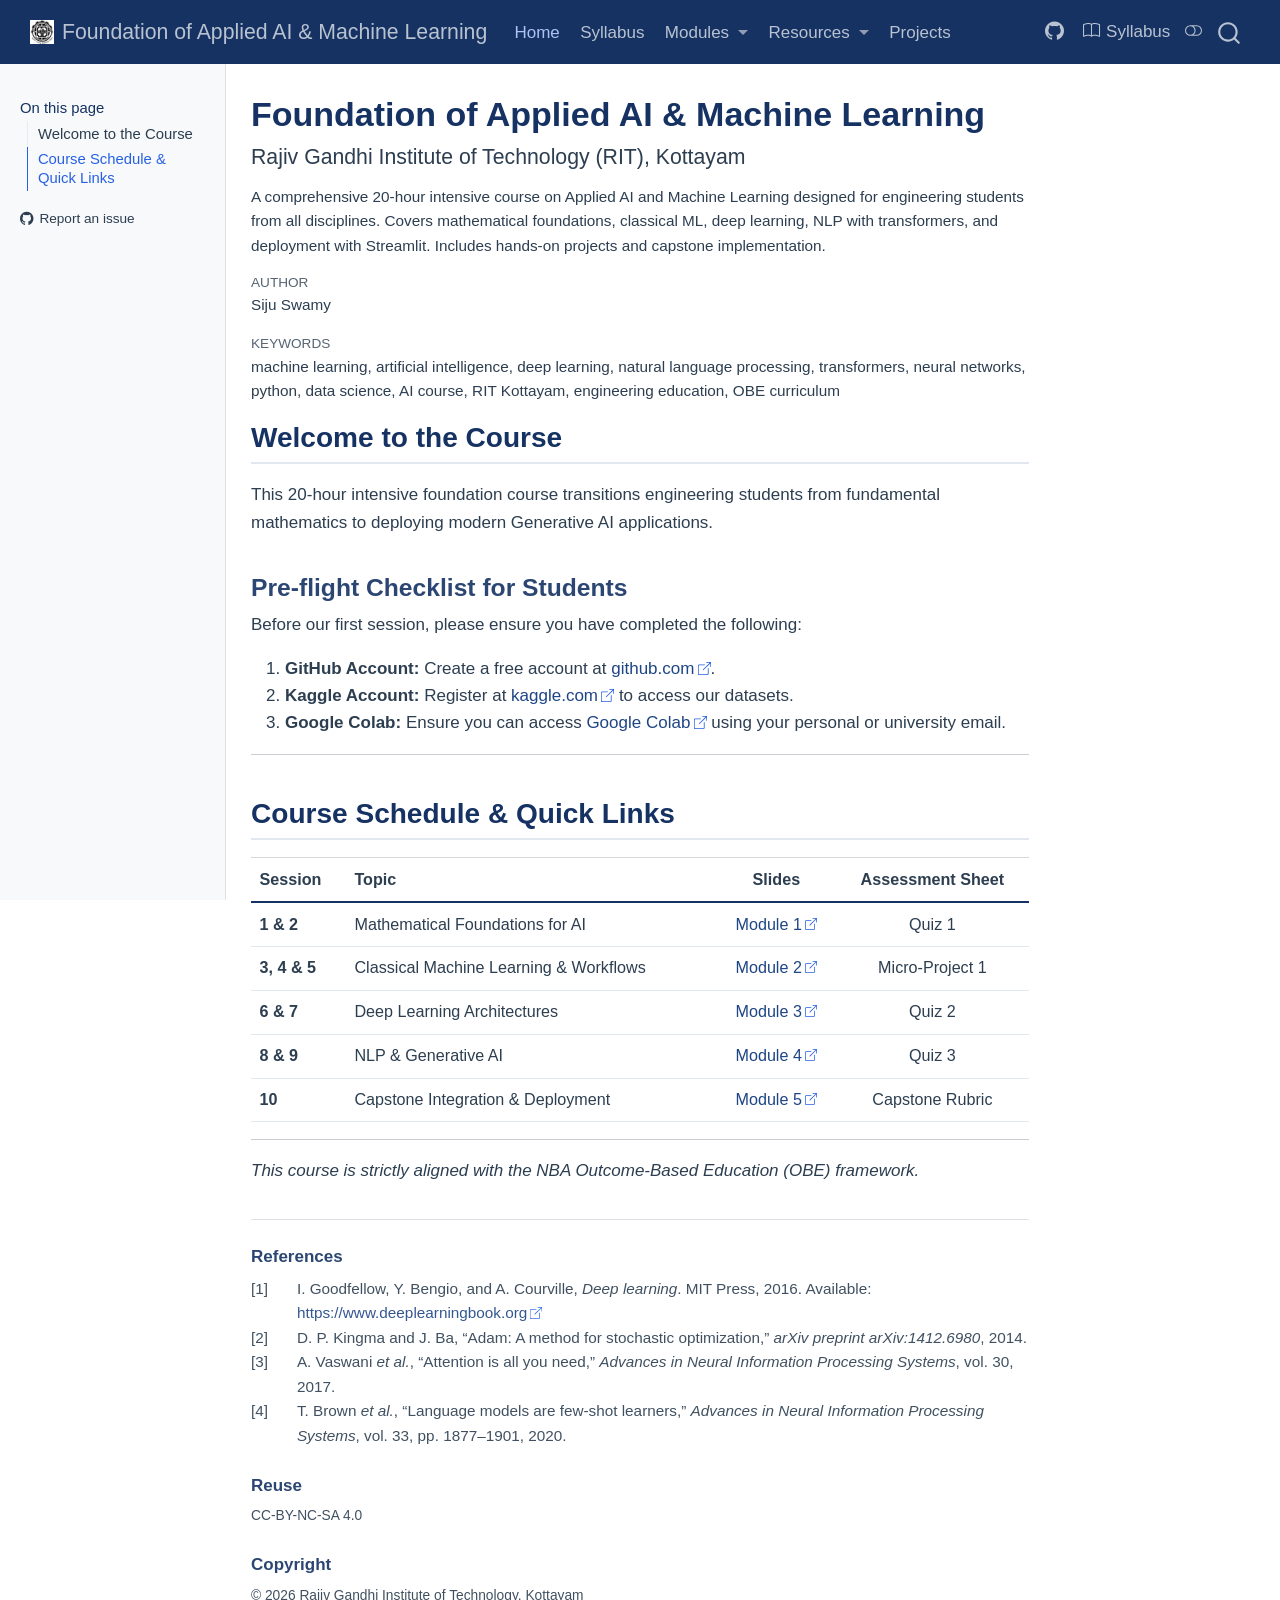
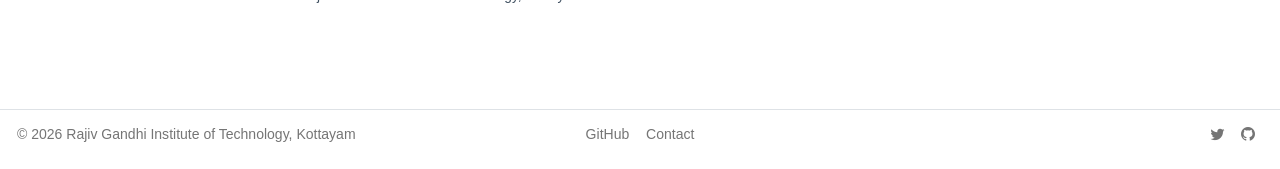
<file: docs/index.html>
<!DOCTYPE html>
<html xmlns="http://www.w3.org/1999/xhtml" lang="en" xml:lang="en"><head>

<meta charset="utf-8">
<meta name="generator" content="quarto-1.7.31">

<meta name="viewport" content="width=device-width, initial-scale=1.0, user-scalable=yes">

<meta name="author" content="Siju Swamy">
<meta name="keywords" content="machine learning, artificial intelligence, deep learning, natural language processing, transformers, neural networks, python, data science, AI course, RIT Kottayam, engineering education, OBE curriculum">
<meta name="description" content="A comprehensive 20-hour intensive course on Applied AI and Machine Learning designed for engineering students from all disciplines. Covers mathematical foundations, classical ML, deep learning, NLP with transformers, and deployment with Streamlit. Includes hands-on projects and capstone implementation.">

<title>Foundation of Applied AI &amp; Machine Learning</title>
<style>
code{white-space: pre-wrap;}
span.smallcaps{font-variant: small-caps;}
div.columns{display: flex; gap: min(4vw, 1.5em);}
div.column{flex: auto; overflow-x: auto;}
div.hanging-indent{margin-left: 1.5em; text-indent: -1.5em;}
ul.task-list{list-style: none;}
ul.task-list li input[type="checkbox"] {
  width: 0.8em;
  margin: 0 0.8em 0.2em -1em; /* quarto-specific, see https://github.com/quarto-dev/quarto-cli/issues/4556 */ 
  vertical-align: middle;
}
/* CSS for citations */
div.csl-bib-body { }
div.csl-entry {
  clear: both;
  margin-bottom: 0em;
}
.hanging-indent div.csl-entry {
  margin-left:2em;
  text-indent:-2em;
}
div.csl-left-margin {
  min-width:2em;
  float:left;
}
div.csl-right-inline {
  margin-left:2em;
  padding-left:1em;
}
div.csl-indent {
  margin-left: 2em;
}</style>


<script src="site_libs/quarto-nav/quarto-nav.js"></script>
<script src="site_libs/quarto-nav/headroom.min.js"></script>
<script src="site_libs/clipboard/clipboard.min.js"></script>
<script src="site_libs/quarto-search/autocomplete.umd.js"></script>
<script src="site_libs/quarto-search/fuse.min.js"></script>
<script src="site_libs/quarto-search/quarto-search.js"></script>
<meta name="quarto:offset" content="./">
<script src="site_libs/quarto-html/quarto.js" type="module"></script>
<script src="site_libs/quarto-html/tabsets/tabsets.js" type="module"></script>
<script src="site_libs/quarto-html/popper.min.js"></script>
<script src="site_libs/quarto-html/tippy.umd.min.js"></script>
<script src="site_libs/quarto-html/anchor.min.js"></script>
<link href="site_libs/quarto-html/tippy.css" rel="stylesheet">
<link href="site_libs/quarto-html/quarto-syntax-highlighting-e1a5c8363afafaef2c763b6775fbf3ca.css" rel="stylesheet" class="quarto-color-scheme" id="quarto-text-highlighting-styles">
<link href="site_libs/quarto-html/quarto-syntax-highlighting-dark-8ef56b68f8fa1e9d2ba328e99e439f80.css" rel="stylesheet" class="quarto-color-scheme quarto-color-alternate" id="quarto-text-highlighting-styles">
<link href="site_libs/quarto-html/quarto-syntax-highlighting-e1a5c8363afafaef2c763b6775fbf3ca.css" rel="stylesheet" class="quarto-color-scheme-extra" id="quarto-text-highlighting-styles">
<script src="site_libs/bootstrap/bootstrap.min.js"></script>
<link href="site_libs/bootstrap/bootstrap-icons.css" rel="stylesheet">
<link href="site_libs/bootstrap/bootstrap-1cf875210b1cc0385a316f3732c8c7cf.min.css" rel="stylesheet" append-hash="true" class="quarto-color-scheme" id="quarto-bootstrap" data-mode="light">
<link href="site_libs/bootstrap/bootstrap-dark-2e0ed1ca80c5c685af2d94f60bb36e78.min.css" rel="stylesheet" append-hash="true" class="quarto-color-scheme quarto-color-alternate" id="quarto-bootstrap" data-mode="dark">
<link href="site_libs/bootstrap/bootstrap-1cf875210b1cc0385a316f3732c8c7cf.min.css" rel="stylesheet" append-hash="true" class="quarto-color-scheme-extra" id="quarto-bootstrap" data-mode="light">
<script id="quarto-search-options" type="application/json">{
  "location": "navbar",
  "copy-button": true,
  "collapse-after": 3,
  "panel-placement": "end",
  "type": "overlay",
  "limit": 50,
  "keyboard-shortcut": [
    "f",
    "/",
    "s"
  ],
  "language": {
    "search-no-results-text": "No results",
    "search-matching-documents-text": "matching documents",
    "search-copy-link-title": "Copy link to search",
    "search-hide-matches-text": "Hide additional matches",
    "search-more-match-text": "more match in this document",
    "search-more-matches-text": "more matches in this document",
    "search-clear-button-title": "Clear",
    "search-text-placeholder": "",
    "search-detached-cancel-button-title": "Cancel",
    "search-submit-button-title": "Submit",
    "search-label": "Search"
  }
}</script>


<link rel="stylesheet" href="styles.css">
<meta property="og:title" content="Foundation of Applied AI &amp; Machine Learning">
<meta property="og:description" content="Comprehensive AI/ML course for engineering students">
<meta property="og:image" content="https://sijuswamyresearch.github.io/rit-ai-course/images/course-banner.png">
<meta property="og:site_name" content="Foundation of Applied AI &amp; Machine Learning">
<meta name="twitter:title" content="Foundation of Applied AI &amp; Machine Learning">
<meta name="twitter:description" content="A comprehensive 20-hour intensive course on Applied AI and Machine Learning designed for engineering students from all disciplines. Covers mathematical foundations, classical ML, deep learning, NLP with transformers, and deployment with Streamlit. Includes hands-on projects and capstone implementation.">
<meta name="twitter:image" content="https://sijuswamyresearch.github.io/rit-ai-course/images/course-banner.png">
<meta name="twitter:card" content="summary_large_image">
</head>

<body class="docked nav-fixed quarto-light"><script id="quarto-html-before-body" type="application/javascript">
    const toggleBodyColorMode = (bsSheetEl) => {
      const mode = bsSheetEl.getAttribute("data-mode");
      const bodyEl = window.document.querySelector("body");
      if (mode === "dark") {
        bodyEl.classList.add("quarto-dark");
        bodyEl.classList.remove("quarto-light");
      } else {
        bodyEl.classList.add("quarto-light");
        bodyEl.classList.remove("quarto-dark");
      }
    }
    const toggleBodyColorPrimary = () => {
      const bsSheetEl = window.document.querySelector("link#quarto-bootstrap:not([rel=disabled-stylesheet])");
      if (bsSheetEl) {
        toggleBodyColorMode(bsSheetEl);
      }
    }
    const setColorSchemeToggle = (alternate) => {
      const toggles = window.document.querySelectorAll('.quarto-color-scheme-toggle');
      for (let i=0; i < toggles.length; i++) {
        const toggle = toggles[i];
        if (toggle) {
          if (alternate) {
            toggle.classList.add("alternate");
          } else {
            toggle.classList.remove("alternate");
          }
        }
      }
    };
    const toggleColorMode = (alternate) => {
      // Switch the stylesheets
      const primaryStylesheets = window.document.querySelectorAll('link.quarto-color-scheme:not(.quarto-color-alternate)');
      const alternateStylesheets = window.document.querySelectorAll('link.quarto-color-scheme.quarto-color-alternate');
      manageTransitions('#quarto-margin-sidebar .nav-link', false);
      if (alternate) {
        // note: dark is layered on light, we don't disable primary!
        enableStylesheet(alternateStylesheets);
        for (const sheetNode of alternateStylesheets) {
          if (sheetNode.id === "quarto-bootstrap") {
            toggleBodyColorMode(sheetNode);
          }
        }
      } else {
        disableStylesheet(alternateStylesheets);
        enableStylesheet(primaryStylesheets)
        toggleBodyColorPrimary();
      }
      manageTransitions('#quarto-margin-sidebar .nav-link', true);
      // Switch the toggles
      setColorSchemeToggle(alternate)
      // Hack to workaround the fact that safari doesn't
      // properly recolor the scrollbar when toggling (#1455)
      if (navigator.userAgent.indexOf('Safari') > 0 && navigator.userAgent.indexOf('Chrome') == -1) {
        manageTransitions("body", false);
        window.scrollTo(0, 1);
        setTimeout(() => {
          window.scrollTo(0, 0);
          manageTransitions("body", true);
        }, 40);
      }
    }
    const disableStylesheet = (stylesheets) => {
      for (let i=0; i < stylesheets.length; i++) {
        const stylesheet = stylesheets[i];
        stylesheet.rel = 'disabled-stylesheet';
      }
    }
    const enableStylesheet = (stylesheets) => {
      for (let i=0; i < stylesheets.length; i++) {
        const stylesheet = stylesheets[i];
        if(stylesheet.rel !== 'stylesheet') { // for Chrome, which will still FOUC without this check
          stylesheet.rel = 'stylesheet';
        }
      }
    }
    const manageTransitions = (selector, allowTransitions) => {
      const els = window.document.querySelectorAll(selector);
      for (let i=0; i < els.length; i++) {
        const el = els[i];
        if (allowTransitions) {
          el.classList.remove('notransition');
        } else {
          el.classList.add('notransition');
        }
      }
    }
    const isFileUrl = () => {
      return window.location.protocol === 'file:';
    }
    const hasAlternateSentinel = () => {
      let styleSentinel = getColorSchemeSentinel();
      if (styleSentinel !== null) {
        return styleSentinel === "alternate";
      } else {
        return false;
      }
    }
    const setStyleSentinel = (alternate) => {
      const value = alternate ? "alternate" : "default";
      if (!isFileUrl()) {
        window.localStorage.setItem("quarto-color-scheme", value);
      } else {
        localAlternateSentinel = value;
      }
    }
    const getColorSchemeSentinel = () => {
      if (!isFileUrl()) {
        const storageValue = window.localStorage.getItem("quarto-color-scheme");
        return storageValue != null ? storageValue : localAlternateSentinel;
      } else {
        return localAlternateSentinel;
      }
    }
    const toggleGiscusIfUsed = (isAlternate, darkModeDefault) => {
      const baseTheme = document.querySelector('#giscus-base-theme')?.value ?? 'light';
      const alternateTheme = document.querySelector('#giscus-alt-theme')?.value ?? 'dark';
      let newTheme = '';
      if(authorPrefersDark) {
        newTheme = isAlternate ? baseTheme : alternateTheme;
      } else {
        newTheme = isAlternate ? alternateTheme : baseTheme;
      }
      const changeGiscusTheme = () => {
        // From: https://github.com/giscus/giscus/issues/336
        const sendMessage = (message) => {
          const iframe = document.querySelector('iframe.giscus-frame');
          if (!iframe) return;
          iframe.contentWindow.postMessage({ giscus: message }, 'https://giscus.app');
        }
        sendMessage({
          setConfig: {
            theme: newTheme
          }
        });
      }
      const isGiscussLoaded = window.document.querySelector('iframe.giscus-frame') !== null;
      if (isGiscussLoaded) {
        changeGiscusTheme();
      }
    };
    const authorPrefersDark = false;
    const darkModeDefault = authorPrefersDark;
      document.querySelector('link#quarto-text-highlighting-styles.quarto-color-scheme-extra').rel = 'disabled-stylesheet';
      document.querySelector('link#quarto-bootstrap.quarto-color-scheme-extra').rel = 'disabled-stylesheet';
    let localAlternateSentinel = darkModeDefault ? 'alternate' : 'default';
    // Dark / light mode switch
    window.quartoToggleColorScheme = () => {
      // Read the current dark / light value
      let toAlternate = !hasAlternateSentinel();
      toggleColorMode(toAlternate);
      setStyleSentinel(toAlternate);
      toggleGiscusIfUsed(toAlternate, darkModeDefault);
      window.dispatchEvent(new Event('resize'));
    };
    // Switch to dark mode if need be
    if (hasAlternateSentinel()) {
      toggleColorMode(true);
    } else {
      toggleColorMode(false);
    }
  </script>

<div id="quarto-search-results"></div>
  <header id="quarto-header" class="headroom fixed-top">
    <nav class="navbar navbar-expand-lg " data-bs-theme="dark">
      <div class="navbar-container container-fluid">
      <div class="navbar-brand-container mx-auto">
    <a href="./index.html" class="navbar-brand navbar-brand-logo">
    <img src="./images/rit-logo.png" alt="RIT Kottayam Logo" class="navbar-logo">
    </a>
    <a class="navbar-brand" href="./index.html">
    <span class="navbar-title">Foundation of Applied AI &amp; Machine Learning</span>
    </a>
  </div>
            <div id="quarto-search" class="" title="Search"></div>
          <button class="navbar-toggler" type="button" data-bs-toggle="collapse" data-bs-target="#navbarCollapse" aria-controls="navbarCollapse" role="menu" aria-expanded="false" aria-label="Toggle navigation" onclick="if (window.quartoToggleHeadroom) { window.quartoToggleHeadroom(); }">
  <span class="navbar-toggler-icon"></span>
</button>
          <div class="collapse navbar-collapse" id="navbarCollapse">
            <ul class="navbar-nav navbar-nav-scroll me-auto">
  <li class="nav-item">
    <a class="nav-link active" href="./index.html" aria-current="page"> 
<span class="menu-text">Home</span></a>
  </li>  
  <li class="nav-item">
    <a class="nav-link" href="./syllabus.html"> 
<span class="menu-text">Syllabus</span></a>
  </li>  
  <li class="nav-item dropdown ">
    <a class="nav-link dropdown-toggle" href="#" id="nav-menu-modules" role="link" data-bs-toggle="dropdown" aria-expanded="false">
 <span class="menu-text">Modules</span>
    </a>
    <ul class="dropdown-menu" aria-labelledby="nav-menu-modules">    
        <li>
    <a class="dropdown-item" href="./modules/module1_math.html">
 <span class="dropdown-text">Module 1: Mathematical Foundations</span></a>
  </li>  
        <li>
    <a class="dropdown-item" href="./modules/module2_ml.html">
 <span class="dropdown-text">Module 2: Classical Machine Learning</span></a>
  </li>  
        <li>
    <a class="dropdown-item" href="./modules/module3_dl.html">
 <span class="dropdown-text">Module 3: Deep Learning</span></a>
  </li>  
        <li>
    <a class="dropdown-item" href="./modules/module4_nlp.html">
 <span class="dropdown-text">Module 4: NLP &amp; Generative AI</span></a>
  </li>  
        <li>
    <a class="dropdown-item" href="./modules/module5_deploy.html">
 <span class="dropdown-text">Module 5: Capstone &amp; Deployment</span></a>
  </li>  
    </ul>
  </li>
  <li class="nav-item dropdown ">
    <a class="nav-link dropdown-toggle" href="#" id="nav-menu-resources" role="link" data-bs-toggle="dropdown" aria-expanded="false">
 <span class="menu-text">Resources</span>
    </a>
    <ul class="dropdown-menu" aria-labelledby="nav-menu-resources">    
        <li>
    <a class="dropdown-item" href="./modules/references.bib">
 <span class="dropdown-text">References</span></a>
  </li>  
        <li>
    <a class="dropdown-item" href="./resources/reading-list.html">
 <span class="dropdown-text">Additional Reading</span></a>
  </li>  
        <li>
    <a class="dropdown-item" href="./resources/tools.html">
 <span class="dropdown-text">Tools &amp; Software</span></a>
  </li>  
    </ul>
  </li>
  <li class="nav-item">
    <a class="nav-link" href="./assessments/project_guide.html"> 
<span class="menu-text">Projects</span></a>
  </li>  
</ul>
            <ul class="navbar-nav navbar-nav-scroll ms-auto">
  <li class="nav-item compact">
    <a class="nav-link" href="https://github.com/sijuswamyresearch/rit-ai-course"> <i class="bi bi-github" role="img" aria-label="GitHub Repository">
</i> 
<span class="menu-text"></span></a>
  </li>  
  <li class="nav-item">
    <a class="nav-link" href="./syllabus.html"> <i class="bi bi-book" role="img">
</i> 
<span class="menu-text">Syllabus</span></a>
  </li>  
</ul>
          </div> <!-- /navcollapse -->
            <div class="quarto-navbar-tools">
  <a href="" class="quarto-color-scheme-toggle quarto-navigation-tool  px-1" onclick="window.quartoToggleColorScheme(); return false;" title="Toggle dark mode"><i class="bi"></i></a>
</div>
      </div> <!-- /container-fluid -->
    </nav>
</header>
<!-- content -->
<div id="quarto-content" class="quarto-container page-columns page-rows-contents page-layout-article page-navbar">
<!-- sidebar -->
  <nav id="quarto-sidebar" class="sidebar collapse collapse-horizontal quarto-sidebar-collapse-item sidebar-navigation docked overflow-auto">
    <nav id="TOC" role="doc-toc" class="toc-active">
    <h2 id="toc-title">On this page</h2>
   
  <ul>
  <li><a href="#welcome-to-the-course" id="toc-welcome-to-the-course" class="nav-link active" data-scroll-target="#welcome-to-the-course">Welcome to the Course</a>
  <ul class="collapse">
  <li><a href="#pre-flight-checklist-for-students" id="toc-pre-flight-checklist-for-students" class="nav-link" data-scroll-target="#pre-flight-checklist-for-students">Pre-flight Checklist for Students</a></li>
  </ul></li>
  <li><a href="#course-schedule-quick-links" id="toc-course-schedule-quick-links" class="nav-link" data-scroll-target="#course-schedule-quick-links">Course Schedule &amp; Quick Links</a></li>
  </ul>
<div class="toc-actions"><ul><li><a href="https://github.com/sijuswamyresearch/rit-ai-course/issues" class="toc-action"><i class="bi bi-github"></i>Report an issue</a></li></ul></div></nav>
</nav>
<div id="quarto-sidebar-glass" class="quarto-sidebar-collapse-item" data-bs-toggle="collapse" data-bs-target=".quarto-sidebar-collapse-item"></div>
<!-- margin-sidebar -->
    <div id="quarto-margin-sidebar" class="sidebar margin-sidebar zindex-bottom">
    </div>
<!-- main -->
<main class="content" id="quarto-document-content">


<header id="title-block-header" class="quarto-title-block default">
<div class="quarto-title">
<h1 class="title">Foundation of Applied AI &amp; Machine Learning</h1>
<p class="subtitle lead">Rajiv Gandhi Institute of Technology (RIT), Kottayam</p>
</div>

<div>
  <div class="description">
    <p>A comprehensive 20-hour intensive course on Applied AI and Machine Learning designed for engineering students from all disciplines. Covers mathematical foundations, classical ML, deep learning, NLP with transformers, and deployment with Streamlit. Includes hands-on projects and capstone implementation.</p>
  </div>
</div>


<div class="quarto-title-meta">

    <div>
    <div class="quarto-title-meta-heading">Author</div>
    <div class="quarto-title-meta-contents">
             <p>Siju Swamy </p>
          </div>
  </div>
    
  
    
  </div>
  

<div>
  <div class="keywords">
    <div class="block-title">Keywords</div>
    <p>machine learning, artificial intelligence, deep learning, natural language processing, transformers, neural networks, python, data science, AI course, RIT Kottayam, engineering education, OBE curriculum</p>
  </div>
</div>

</header>


<section id="welcome-to-the-course" class="level2">
<h2 class="anchored" data-anchor-id="welcome-to-the-course">Welcome to the Course</h2>
<p>This 20-hour intensive foundation course transitions engineering students from fundamental mathematics to deploying modern Generative AI applications.</p>
<section id="pre-flight-checklist-for-students" class="level3">
<h3 class="anchored" data-anchor-id="pre-flight-checklist-for-students">Pre-flight Checklist for Students</h3>
<p>Before our first session, please ensure you have completed the following:</p>
<ol type="1">
<li><strong>GitHub Account:</strong> Create a free account at <a href="https://github.com/">github.com</a>.</li>
<li><strong>Kaggle Account:</strong> Register at <a href="https://kaggle.com/">kaggle.com</a> to access our datasets.</li>
<li><strong>Google Colab:</strong> Ensure you can access <a href="https://colab.research.google.com/">Google Colab</a> using your personal or university email.</li>
</ol>
<hr>
</section>
</section>
<section id="course-schedule-quick-links" class="level2">
<h2 class="anchored" data-anchor-id="course-schedule-quick-links">Course Schedule &amp; Quick Links</h2>
<table class="caption-top table">
<thead>
<tr class="header">
<th style="text-align: left;">Session</th>
<th style="text-align: left;">Topic</th>
<th style="text-align: center;">Slides</th>
<th style="text-align: center;">Assessment Sheet</th>
</tr>
</thead>
<tbody>
<tr class="odd">
<td style="text-align: left;"><strong>1 &amp; 2</strong></td>
<td style="text-align: left;">Mathematical Foundations for AI</td>
<td style="text-align: center;"><a href="./modules/module1_math.html">Module 1</a></td>
<td style="text-align: center;">Quiz 1</td>
</tr>
<tr class="even">
<td style="text-align: left;"><strong>3, 4 &amp; 5</strong></td>
<td style="text-align: left;">Classical Machine Learning &amp; Workflows</td>
<td style="text-align: center;"><a href="./modules/module2_ml.html">Module 2</a></td>
<td style="text-align: center;">Micro-Project 1</td>
</tr>
<tr class="odd">
<td style="text-align: left;"><strong>6 &amp; 7</strong></td>
<td style="text-align: left;">Deep Learning Architectures</td>
<td style="text-align: center;"><a href="./modules/module3_dl.html">Module 3</a></td>
<td style="text-align: center;">Quiz 2</td>
</tr>
<tr class="even">
<td style="text-align: left;"><strong>8 &amp; 9</strong></td>
<td style="text-align: left;">NLP &amp; Generative AI</td>
<td style="text-align: center;"><a href="./modules/module4_nlp.html">Module 4</a></td>
<td style="text-align: center;">Quiz 3</td>
</tr>
<tr class="odd">
<td style="text-align: left;"><strong>10</strong></td>
<td style="text-align: left;">Capstone Integration &amp; Deployment</td>
<td style="text-align: center;"><a href="./modules/module5_deploy.html">Module 5</a></td>
<td style="text-align: center;">Capstone Rubric</td>
</tr>
</tbody>
</table>
<hr>
<p><em>This course is strictly aligned with the NBA Outcome-Based Education (OBE) framework.</em></p>



</section>

<a onclick="window.scrollTo(0, 0); return false;" role="button" id="quarto-back-to-top"><i class="bi bi-arrow-up"></i> Back to top</a><div id="quarto-appendix" class="default"><section class="quarto-appendix-contents" role="doc-bibliography" id="quarto-bibliography"><h2 class="anchored quarto-appendix-heading">References</h2><div id="refs" class="references csl-bib-body" data-entry-spacing="0" role="list">
<div id="ref-goodfellow2016deep" class="csl-entry" role="listitem">
<div class="csl-left-margin">[1] </div><div class="csl-right-inline">I. Goodfellow, Y. Bengio, and A. Courville, <em>Deep learning</em>. MIT Press, 2016. Available: <a href="https://www.deeplearningbook.org">https://www.deeplearningbook.org</a></div>
</div>
<div id="ref-kingma2014adam" class="csl-entry" role="listitem">
<div class="csl-left-margin">[2] </div><div class="csl-right-inline">D. P. Kingma and J. Ba, <span>“Adam: A method for stochastic optimization,”</span> <em>arXiv preprint arXiv:1412.6980</em>, 2014.</div>
</div>
<div id="ref-vaswani2017attention" class="csl-entry" role="listitem">
<div class="csl-left-margin">[3] </div><div class="csl-right-inline">A. Vaswani <em>et al.</em>, <span>“Attention is all you need,”</span> <em>Advances in Neural Information Processing Systems</em>, vol. 30, 2017.</div>
</div>
<div id="ref-brown2020language" class="csl-entry" role="listitem">
<div class="csl-left-margin">[4] </div><div class="csl-right-inline">T. Brown <em>et al.</em>, <span>“Language models are few-shot learners,”</span> <em>Advances in Neural Information Processing Systems</em>, vol. 33, pp. 1877–1901, 2020.</div>
</div>
</div></section><section class="quarto-appendix-contents" id="quarto-reuse"><h2 class="anchored quarto-appendix-heading">Reuse</h2><div class="quarto-appendix-contents"><div>CC-BY-NC-SA 4.0</div></div></section><section class="quarto-appendix-contents" id="quarto-copyright"><h2 class="anchored quarto-appendix-heading">Copyright</h2><div class="quarto-appendix-contents"><div>© 2026 Rajiv Gandhi Institute of Technology, Kottayam</div></div></section></div></main> <!-- /main -->
<script id="quarto-html-after-body" type="application/javascript">
  window.document.addEventListener("DOMContentLoaded", function (event) {
    // Ensure there is a toggle, if there isn't float one in the top right
    if (window.document.querySelector('.quarto-color-scheme-toggle') === null) {
      const a = window.document.createElement('a');
      a.classList.add('top-right');
      a.classList.add('quarto-color-scheme-toggle');
      a.href = "";
      a.onclick = function() { try { window.quartoToggleColorScheme(); } catch {} return false; };
      const i = window.document.createElement("i");
      i.classList.add('bi');
      a.appendChild(i);
      window.document.body.appendChild(a);
    }
    setColorSchemeToggle(hasAlternateSentinel())
    const icon = "";
    const anchorJS = new window.AnchorJS();
    anchorJS.options = {
      placement: 'right',
      icon: icon
    };
    anchorJS.add('.anchored');
    const isCodeAnnotation = (el) => {
      for (const clz of el.classList) {
        if (clz.startsWith('code-annotation-')) {                     
          return true;
        }
      }
      return false;
    }
    const onCopySuccess = function(e) {
      // button target
      const button = e.trigger;
      // don't keep focus
      button.blur();
      // flash "checked"
      button.classList.add('code-copy-button-checked');
      var currentTitle = button.getAttribute("title");
      button.setAttribute("title", "Copied!");
      let tooltip;
      if (window.bootstrap) {
        button.setAttribute("data-bs-toggle", "tooltip");
        button.setAttribute("data-bs-placement", "left");
        button.setAttribute("data-bs-title", "Copied!");
        tooltip = new bootstrap.Tooltip(button, 
          { trigger: "manual", 
            customClass: "code-copy-button-tooltip",
            offset: [0, -8]});
        tooltip.show();    
      }
      setTimeout(function() {
        if (tooltip) {
          tooltip.hide();
          button.removeAttribute("data-bs-title");
          button.removeAttribute("data-bs-toggle");
          button.removeAttribute("data-bs-placement");
        }
        button.setAttribute("title", currentTitle);
        button.classList.remove('code-copy-button-checked');
      }, 1000);
      // clear code selection
      e.clearSelection();
    }
    const getTextToCopy = function(trigger) {
        const codeEl = trigger.previousElementSibling.cloneNode(true);
        for (const childEl of codeEl.children) {
          if (isCodeAnnotation(childEl)) {
            childEl.remove();
          }
        }
        return codeEl.innerText;
    }
    const clipboard = new window.ClipboardJS('.code-copy-button:not([data-in-quarto-modal])', {
      text: getTextToCopy
    });
    clipboard.on('success', onCopySuccess);
    if (window.document.getElementById('quarto-embedded-source-code-modal')) {
      const clipboardModal = new window.ClipboardJS('.code-copy-button[data-in-quarto-modal]', {
        text: getTextToCopy,
        container: window.document.getElementById('quarto-embedded-source-code-modal')
      });
      clipboardModal.on('success', onCopySuccess);
    }
      var localhostRegex = new RegExp(/^(?:http|https):\/\/localhost\:?[0-9]*\//);
      var mailtoRegex = new RegExp(/^mailto:/);
        var filterRegex = new RegExp("https:\/\/sijuswamyresearch\.github\.io\/rit-ai-course");
      var isInternal = (href) => {
          return filterRegex.test(href) || localhostRegex.test(href) || mailtoRegex.test(href);
      }
      // Inspect non-navigation links and adorn them if external
     var links = window.document.querySelectorAll('a[href]:not(.nav-link):not(.navbar-brand):not(.toc-action):not(.sidebar-link):not(.sidebar-item-toggle):not(.pagination-link):not(.no-external):not([aria-hidden]):not(.dropdown-item):not(.quarto-navigation-tool):not(.about-link)');
      for (var i=0; i<links.length; i++) {
        const link = links[i];
        if (!isInternal(link.href)) {
          // undo the damage that might have been done by quarto-nav.js in the case of
          // links that we want to consider external
          if (link.dataset.originalHref !== undefined) {
            link.href = link.dataset.originalHref;
          }
            // target, if specified
            link.setAttribute("target", "_blank");
            if (link.getAttribute("rel") === null) {
              link.setAttribute("rel", "noopener");
            }
            // default icon
            link.classList.add("external");
        }
      }
    function tippyHover(el, contentFn, onTriggerFn, onUntriggerFn) {
      const config = {
        allowHTML: true,
        maxWidth: 500,
        delay: 100,
        arrow: false,
        appendTo: function(el) {
            return el.parentElement;
        },
        interactive: true,
        interactiveBorder: 10,
        theme: 'quarto',
        placement: 'bottom-start',
      };
      if (contentFn) {
        config.content = contentFn;
      }
      if (onTriggerFn) {
        config.onTrigger = onTriggerFn;
      }
      if (onUntriggerFn) {
        config.onUntrigger = onUntriggerFn;
      }
      window.tippy(el, config); 
    }
    const noterefs = window.document.querySelectorAll('a[role="doc-noteref"]');
    for (var i=0; i<noterefs.length; i++) {
      const ref = noterefs[i];
      tippyHover(ref, function() {
        // use id or data attribute instead here
        let href = ref.getAttribute('data-footnote-href') || ref.getAttribute('href');
        try { href = new URL(href).hash; } catch {}
        const id = href.replace(/^#\/?/, "");
        const note = window.document.getElementById(id);
        if (note) {
          return note.innerHTML;
        } else {
          return "";
        }
      });
    }
    const xrefs = window.document.querySelectorAll('a.quarto-xref');
    const processXRef = (id, note) => {
      // Strip column container classes
      const stripColumnClz = (el) => {
        el.classList.remove("page-full", "page-columns");
        if (el.children) {
          for (const child of el.children) {
            stripColumnClz(child);
          }
        }
      }
      stripColumnClz(note)
      if (id === null || id.startsWith('sec-')) {
        // Special case sections, only their first couple elements
        const container = document.createElement("div");
        if (note.children && note.children.length > 2) {
          container.appendChild(note.children[0].cloneNode(true));
          for (let i = 1; i < note.children.length; i++) {
            const child = note.children[i];
            if (child.tagName === "P" && child.innerText === "") {
              continue;
            } else {
              container.appendChild(child.cloneNode(true));
              break;
            }
          }
          if (window.Quarto?.typesetMath) {
            window.Quarto.typesetMath(container);
          }
          return container.innerHTML
        } else {
          if (window.Quarto?.typesetMath) {
            window.Quarto.typesetMath(note);
          }
          return note.innerHTML;
        }
      } else {
        // Remove any anchor links if they are present
        const anchorLink = note.querySelector('a.anchorjs-link');
        if (anchorLink) {
          anchorLink.remove();
        }
        if (window.Quarto?.typesetMath) {
          window.Quarto.typesetMath(note);
        }
        if (note.classList.contains("callout")) {
          return note.outerHTML;
        } else {
          return note.innerHTML;
        }
      }
    }
    for (var i=0; i<xrefs.length; i++) {
      const xref = xrefs[i];
      tippyHover(xref, undefined, function(instance) {
        instance.disable();
        let url = xref.getAttribute('href');
        let hash = undefined; 
        if (url.startsWith('#')) {
          hash = url;
        } else {
          try { hash = new URL(url).hash; } catch {}
        }
        if (hash) {
          const id = hash.replace(/^#\/?/, "");
          const note = window.document.getElementById(id);
          if (note !== null) {
            try {
              const html = processXRef(id, note.cloneNode(true));
              instance.setContent(html);
            } finally {
              instance.enable();
              instance.show();
            }
          } else {
            // See if we can fetch this
            fetch(url.split('#')[0])
            .then(res => res.text())
            .then(html => {
              const parser = new DOMParser();
              const htmlDoc = parser.parseFromString(html, "text/html");
              const note = htmlDoc.getElementById(id);
              if (note !== null) {
                const html = processXRef(id, note);
                instance.setContent(html);
              } 
            }).finally(() => {
              instance.enable();
              instance.show();
            });
          }
        } else {
          // See if we can fetch a full url (with no hash to target)
          // This is a special case and we should probably do some content thinning / targeting
          fetch(url)
          .then(res => res.text())
          .then(html => {
            const parser = new DOMParser();
            const htmlDoc = parser.parseFromString(html, "text/html");
            const note = htmlDoc.querySelector('main.content');
            if (note !== null) {
              // This should only happen for chapter cross references
              // (since there is no id in the URL)
              // remove the first header
              if (note.children.length > 0 && note.children[0].tagName === "HEADER") {
                note.children[0].remove();
              }
              const html = processXRef(null, note);
              instance.setContent(html);
            } 
          }).finally(() => {
            instance.enable();
            instance.show();
          });
        }
      }, function(instance) {
      });
    }
        let selectedAnnoteEl;
        const selectorForAnnotation = ( cell, annotation) => {
          let cellAttr = 'data-code-cell="' + cell + '"';
          let lineAttr = 'data-code-annotation="' +  annotation + '"';
          const selector = 'span[' + cellAttr + '][' + lineAttr + ']';
          return selector;
        }
        const selectCodeLines = (annoteEl) => {
          const doc = window.document;
          const targetCell = annoteEl.getAttribute("data-target-cell");
          const targetAnnotation = annoteEl.getAttribute("data-target-annotation");
          const annoteSpan = window.document.querySelector(selectorForAnnotation(targetCell, targetAnnotation));
          const lines = annoteSpan.getAttribute("data-code-lines").split(",");
          const lineIds = lines.map((line) => {
            return targetCell + "-" + line;
          })
          let top = null;
          let height = null;
          let parent = null;
          if (lineIds.length > 0) {
              //compute the position of the single el (top and bottom and make a div)
              const el = window.document.getElementById(lineIds[0]);
              top = el.offsetTop;
              height = el.offsetHeight;
              parent = el.parentElement.parentElement;
            if (lineIds.length > 1) {
              const lastEl = window.document.getElementById(lineIds[lineIds.length - 1]);
              const bottom = lastEl.offsetTop + lastEl.offsetHeight;
              height = bottom - top;
            }
            if (top !== null && height !== null && parent !== null) {
              // cook up a div (if necessary) and position it 
              let div = window.document.getElementById("code-annotation-line-highlight");
              if (div === null) {
                div = window.document.createElement("div");
                div.setAttribute("id", "code-annotation-line-highlight");
                div.style.position = 'absolute';
                parent.appendChild(div);
              }
              div.style.top = top - 2 + "px";
              div.style.height = height + 4 + "px";
              div.style.left = 0;
              let gutterDiv = window.document.getElementById("code-annotation-line-highlight-gutter");
              if (gutterDiv === null) {
                gutterDiv = window.document.createElement("div");
                gutterDiv.setAttribute("id", "code-annotation-line-highlight-gutter");
                gutterDiv.style.position = 'absolute';
                const codeCell = window.document.getElementById(targetCell);
                const gutter = codeCell.querySelector('.code-annotation-gutter');
                gutter.appendChild(gutterDiv);
              }
              gutterDiv.style.top = top - 2 + "px";
              gutterDiv.style.height = height + 4 + "px";
            }
            selectedAnnoteEl = annoteEl;
          }
        };
        const unselectCodeLines = () => {
          const elementsIds = ["code-annotation-line-highlight", "code-annotation-line-highlight-gutter"];
          elementsIds.forEach((elId) => {
            const div = window.document.getElementById(elId);
            if (div) {
              div.remove();
            }
          });
          selectedAnnoteEl = undefined;
        };
          // Handle positioning of the toggle
      window.addEventListener(
        "resize",
        throttle(() => {
          elRect = undefined;
          if (selectedAnnoteEl) {
            selectCodeLines(selectedAnnoteEl);
          }
        }, 10)
      );
      function throttle(fn, ms) {
      let throttle = false;
      let timer;
        return (...args) => {
          if(!throttle) { // first call gets through
              fn.apply(this, args);
              throttle = true;
          } else { // all the others get throttled
              if(timer) clearTimeout(timer); // cancel #2
              timer = setTimeout(() => {
                fn.apply(this, args);
                timer = throttle = false;
              }, ms);
          }
        };
      }
        // Attach click handler to the DT
        const annoteDls = window.document.querySelectorAll('dt[data-target-cell]');
        for (const annoteDlNode of annoteDls) {
          annoteDlNode.addEventListener('click', (event) => {
            const clickedEl = event.target;
            if (clickedEl !== selectedAnnoteEl) {
              unselectCodeLines();
              const activeEl = window.document.querySelector('dt[data-target-cell].code-annotation-active');
              if (activeEl) {
                activeEl.classList.remove('code-annotation-active');
              }
              selectCodeLines(clickedEl);
              clickedEl.classList.add('code-annotation-active');
            } else {
              // Unselect the line
              unselectCodeLines();
              clickedEl.classList.remove('code-annotation-active');
            }
          });
        }
    const findCites = (el) => {
      const parentEl = el.parentElement;
      if (parentEl) {
        const cites = parentEl.dataset.cites;
        if (cites) {
          return {
            el,
            cites: cites.split(' ')
          };
        } else {
          return findCites(el.parentElement)
        }
      } else {
        return undefined;
      }
    };
    var bibliorefs = window.document.querySelectorAll('a[role="doc-biblioref"]');
    for (var i=0; i<bibliorefs.length; i++) {
      const ref = bibliorefs[i];
      const citeInfo = findCites(ref);
      if (citeInfo) {
        tippyHover(citeInfo.el, function() {
          var popup = window.document.createElement('div');
          citeInfo.cites.forEach(function(cite) {
            var citeDiv = window.document.createElement('div');
            citeDiv.classList.add('hanging-indent');
            citeDiv.classList.add('csl-entry');
            var biblioDiv = window.document.getElementById('ref-' + cite);
            if (biblioDiv) {
              citeDiv.innerHTML = biblioDiv.innerHTML;
            }
            popup.appendChild(citeDiv);
          });
          return popup.innerHTML;
        });
      }
    }
  });
  </script>
</div> <!-- /content -->
<footer class="footer">
  <div class="nav-footer">
    <div class="nav-footer-left">
<p>© 2026 Rajiv Gandhi Institute of Technology, Kottayam</p>
</div>   
    <div class="nav-footer-center">
      <ul class="footer-items list-unstyled">
    <li class="nav-item">
    <a class="nav-link" href="https://github.com/sijuswamyresearch/rit-ai-course">
<p>GitHub</p>
</a>
  </li>  
    <li class="nav-item">
    <a class="nav-link" href="./sijuswamy@gmail.com">
<p>Contact</p>
</a>
  </li>  
</ul>
    <div class="toc-actions d-sm-block d-md-none"><ul><li><a href="https://github.com/sijuswamyresearch/rit-ai-course/issues" class="toc-action"><i class="bi bi-github"></i>Report an issue</a></li></ul></div></div>
    <div class="nav-footer-right">
      <ul class="footer-items list-unstyled">
    <li class="nav-item compact">
    <a class="nav-link" href="https://twitter.com/rit_kottayam">
      <i class="bi bi-twitter" role="img">
</i> 
    </a>
  </li>  
    <li class="nav-item compact">
    <a class="nav-link" href="https://github.com/sijuswamyresearch">
      <i class="bi bi-github" role="img">
</i> 
    </a>
  </li>  
</ul>
    </div>
  </div>
</footer>




</body></html>
</file>
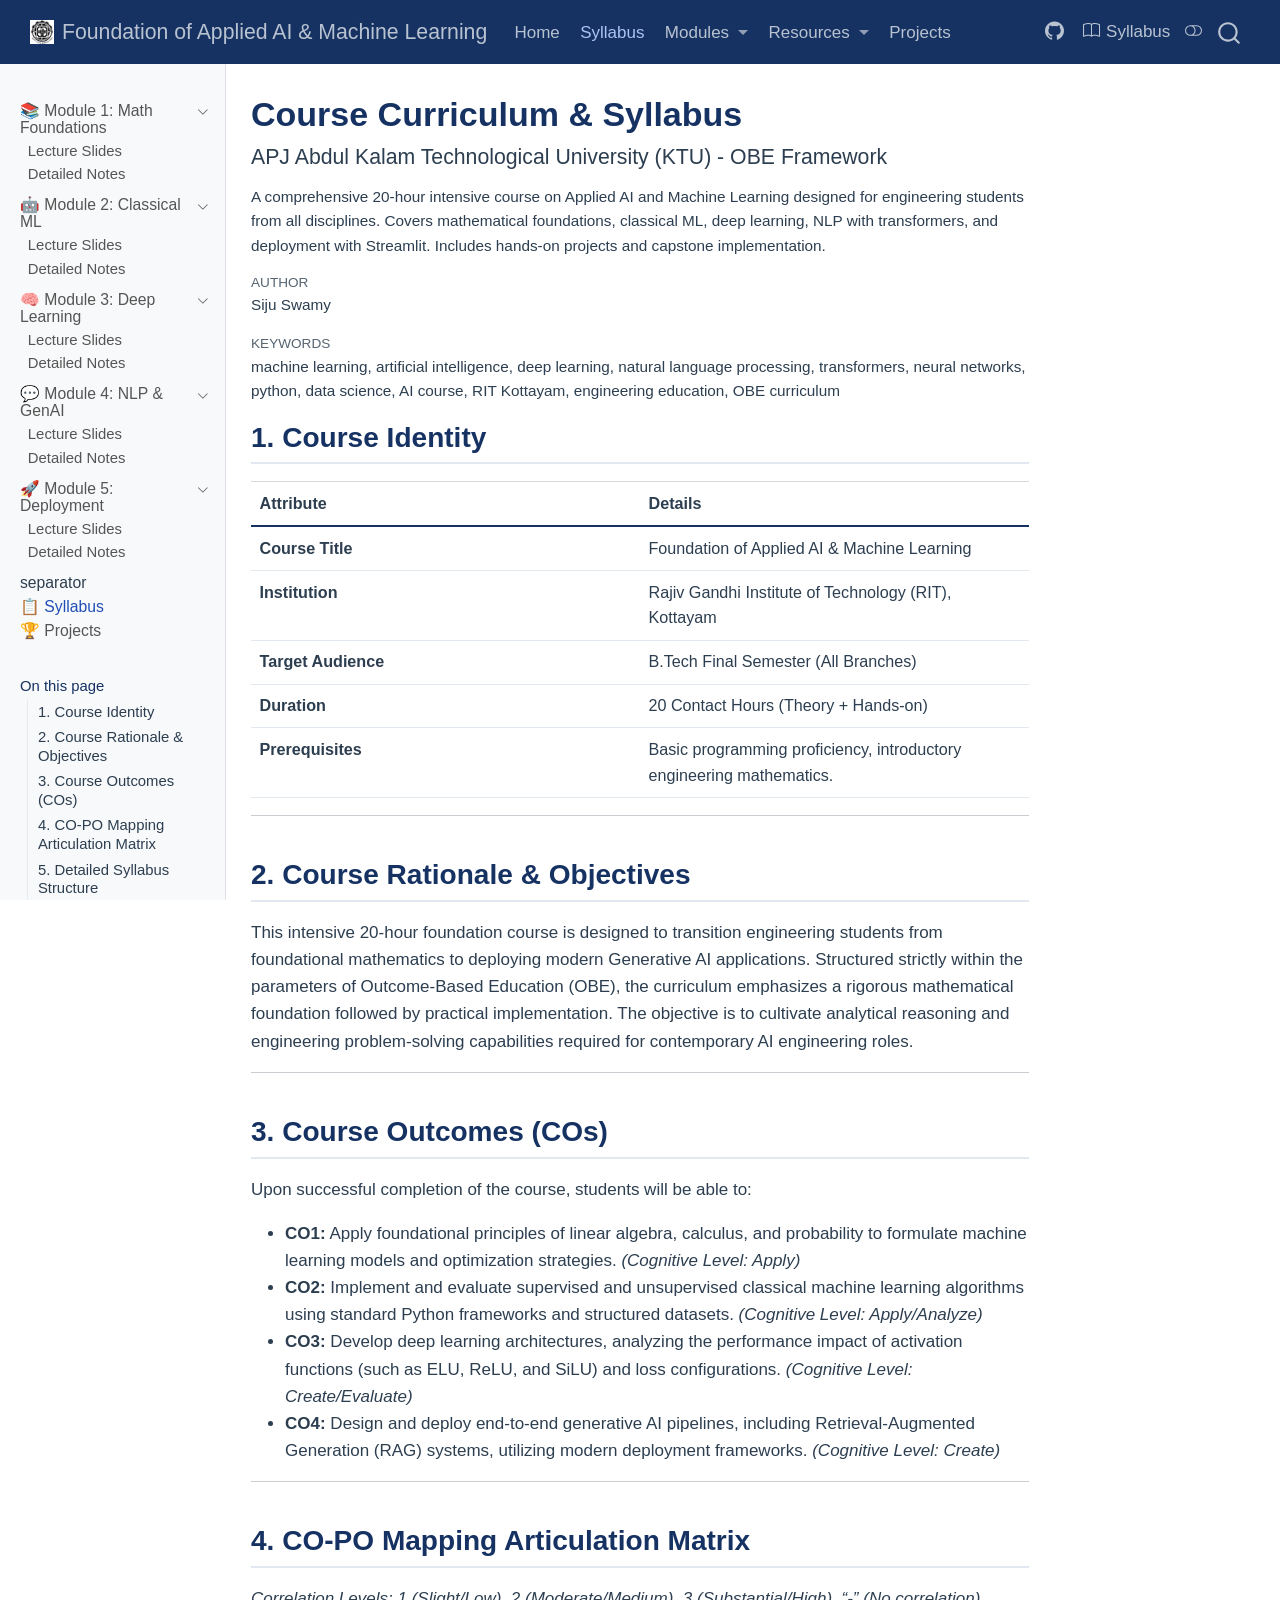
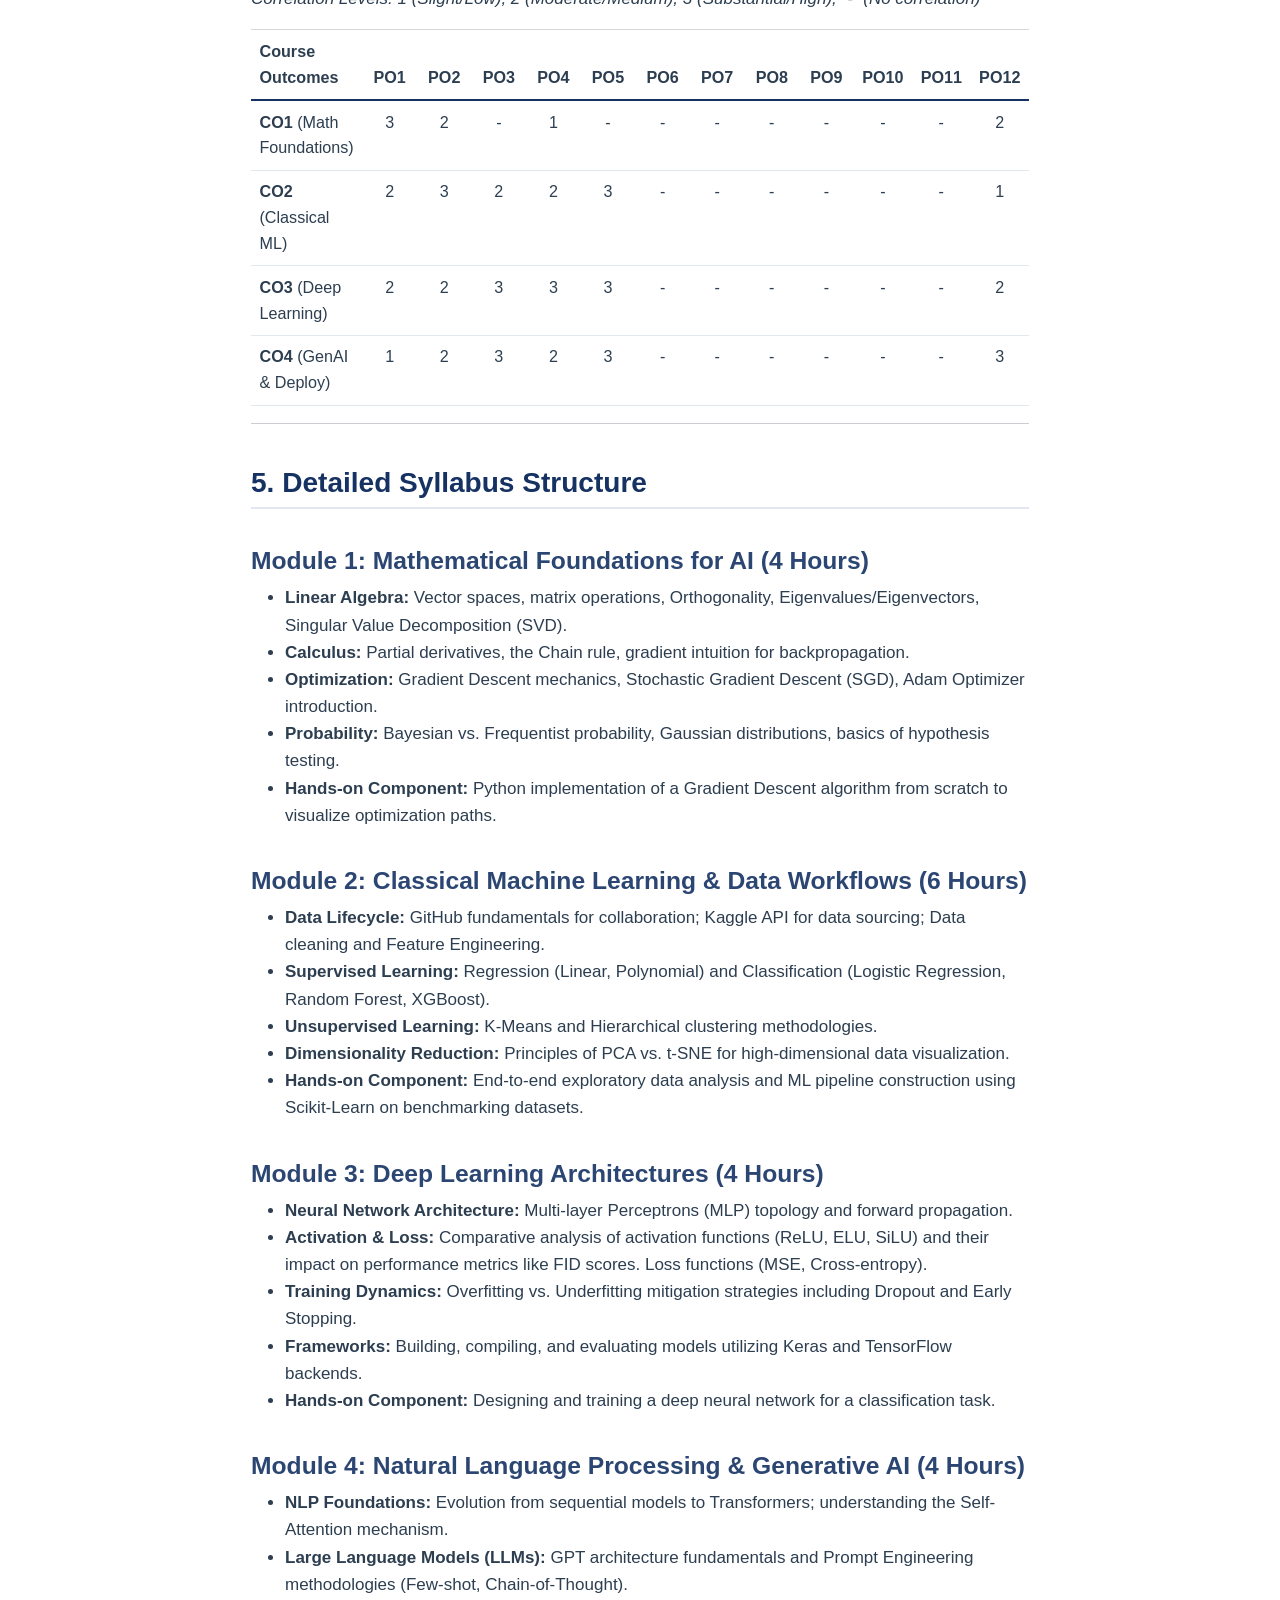
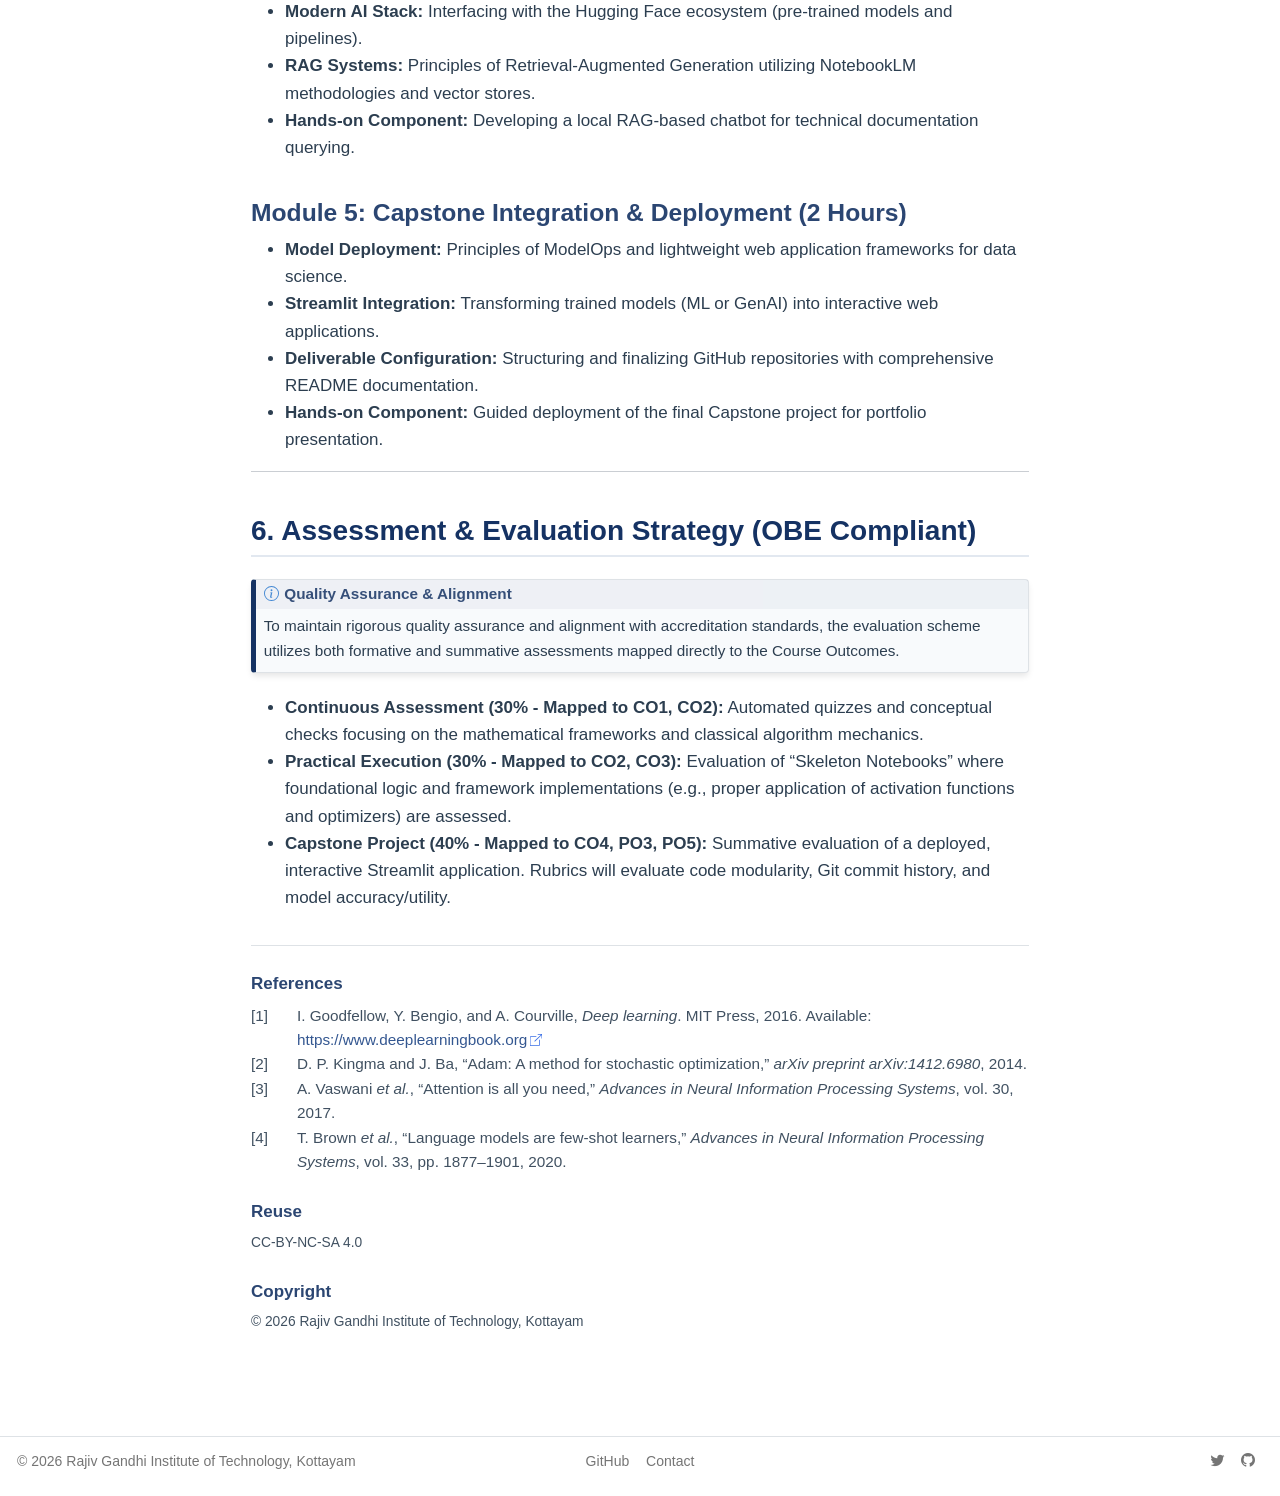
<file: docs/syllabus.html>
<!DOCTYPE html>
<html xmlns="http://www.w3.org/1999/xhtml" lang="en" xml:lang="en"><head>

<meta charset="utf-8">
<meta name="generator" content="quarto-1.7.31">

<meta name="viewport" content="width=device-width, initial-scale=1.0, user-scalable=yes">

<meta name="author" content="Siju Swamy">
<meta name="keywords" content="machine learning, artificial intelligence, deep learning, natural language processing, transformers, neural networks, python, data science, AI course, RIT Kottayam, engineering education, OBE curriculum">
<meta name="description" content="A comprehensive 20-hour intensive course on Applied AI and Machine Learning designed for engineering students from all disciplines. Covers mathematical foundations, classical ML, deep learning, NLP with transformers, and deployment with Streamlit. Includes hands-on projects and capstone implementation.">

<title>Course Curriculum &amp; Syllabus – Foundation of Applied AI &amp; Machine Learning</title>
<style>
code{white-space: pre-wrap;}
span.smallcaps{font-variant: small-caps;}
div.columns{display: flex; gap: min(4vw, 1.5em);}
div.column{flex: auto; overflow-x: auto;}
div.hanging-indent{margin-left: 1.5em; text-indent: -1.5em;}
ul.task-list{list-style: none;}
ul.task-list li input[type="checkbox"] {
  width: 0.8em;
  margin: 0 0.8em 0.2em -1em; /* quarto-specific, see https://github.com/quarto-dev/quarto-cli/issues/4556 */ 
  vertical-align: middle;
}
/* CSS for citations */
div.csl-bib-body { }
div.csl-entry {
  clear: both;
  margin-bottom: 0em;
}
.hanging-indent div.csl-entry {
  margin-left:2em;
  text-indent:-2em;
}
div.csl-left-margin {
  min-width:2em;
  float:left;
}
div.csl-right-inline {
  margin-left:2em;
  padding-left:1em;
}
div.csl-indent {
  margin-left: 2em;
}</style>


<script src="site_libs/quarto-nav/quarto-nav.js"></script>
<script src="site_libs/quarto-nav/headroom.min.js"></script>
<script src="site_libs/clipboard/clipboard.min.js"></script>
<script src="site_libs/quarto-search/autocomplete.umd.js"></script>
<script src="site_libs/quarto-search/fuse.min.js"></script>
<script src="site_libs/quarto-search/quarto-search.js"></script>
<meta name="quarto:offset" content="./">
<script src="site_libs/quarto-html/quarto.js" type="module"></script>
<script src="site_libs/quarto-html/tabsets/tabsets.js" type="module"></script>
<script src="site_libs/quarto-html/popper.min.js"></script>
<script src="site_libs/quarto-html/tippy.umd.min.js"></script>
<script src="site_libs/quarto-html/anchor.min.js"></script>
<link href="site_libs/quarto-html/tippy.css" rel="stylesheet">
<link href="site_libs/quarto-html/quarto-syntax-highlighting-e1a5c8363afafaef2c763b6775fbf3ca.css" rel="stylesheet" class="quarto-color-scheme" id="quarto-text-highlighting-styles">
<link href="site_libs/quarto-html/quarto-syntax-highlighting-dark-8ef56b68f8fa1e9d2ba328e99e439f80.css" rel="stylesheet" class="quarto-color-scheme quarto-color-alternate" id="quarto-text-highlighting-styles">
<link href="site_libs/quarto-html/quarto-syntax-highlighting-e1a5c8363afafaef2c763b6775fbf3ca.css" rel="stylesheet" class="quarto-color-scheme-extra" id="quarto-text-highlighting-styles">
<script src="site_libs/bootstrap/bootstrap.min.js"></script>
<link href="site_libs/bootstrap/bootstrap-icons.css" rel="stylesheet">
<link href="site_libs/bootstrap/bootstrap-1cf875210b1cc0385a316f3732c8c7cf.min.css" rel="stylesheet" append-hash="true" class="quarto-color-scheme" id="quarto-bootstrap" data-mode="light">
<link href="site_libs/bootstrap/bootstrap-dark-2e0ed1ca80c5c685af2d94f60bb36e78.min.css" rel="stylesheet" append-hash="true" class="quarto-color-scheme quarto-color-alternate" id="quarto-bootstrap" data-mode="dark">
<link href="site_libs/bootstrap/bootstrap-1cf875210b1cc0385a316f3732c8c7cf.min.css" rel="stylesheet" append-hash="true" class="quarto-color-scheme-extra" id="quarto-bootstrap" data-mode="light">
<script id="quarto-search-options" type="application/json">{
  "location": "navbar",
  "copy-button": true,
  "collapse-after": 3,
  "panel-placement": "end",
  "type": "overlay",
  "limit": 50,
  "keyboard-shortcut": [
    "f",
    "/",
    "s"
  ],
  "language": {
    "search-no-results-text": "No results",
    "search-matching-documents-text": "matching documents",
    "search-copy-link-title": "Copy link to search",
    "search-hide-matches-text": "Hide additional matches",
    "search-more-match-text": "more match in this document",
    "search-more-matches-text": "more matches in this document",
    "search-clear-button-title": "Clear",
    "search-text-placeholder": "",
    "search-detached-cancel-button-title": "Cancel",
    "search-submit-button-title": "Submit",
    "search-label": "Search"
  }
}</script>


<link rel="stylesheet" href="styles.css">
<meta property="og:title" content="Foundation of Applied AI &amp; Machine Learning">
<meta property="og:description" content="Comprehensive AI/ML course for engineering students">
<meta property="og:image" content="https://sijuswamyresearch.github.io/rit-ai-course/images/course-banner.png">
<meta property="og:site_name" content="Foundation of Applied AI &amp; Machine Learning">
<meta name="twitter:title" content="Course Curriculum &amp; Syllabus – Foundation of Applied AI &amp; Machine Learning">
<meta name="twitter:description" content="A comprehensive 20-hour intensive course on Applied AI and Machine Learning designed for engineering students from all disciplines. Covers mathematical foundations, classical ML, deep learning, NLP with transformers, and deployment with Streamlit. Includes hands-on projects and capstone implementation.">
<meta name="twitter:image" content="https://sijuswamyresearch.github.io/rit-ai-course/images/course-banner.png">
<meta name="twitter:card" content="summary_large_image">
</head>

<body class="nav-sidebar docked nav-fixed quarto-light"><script id="quarto-html-before-body" type="application/javascript">
    const toggleBodyColorMode = (bsSheetEl) => {
      const mode = bsSheetEl.getAttribute("data-mode");
      const bodyEl = window.document.querySelector("body");
      if (mode === "dark") {
        bodyEl.classList.add("quarto-dark");
        bodyEl.classList.remove("quarto-light");
      } else {
        bodyEl.classList.add("quarto-light");
        bodyEl.classList.remove("quarto-dark");
      }
    }
    const toggleBodyColorPrimary = () => {
      const bsSheetEl = window.document.querySelector("link#quarto-bootstrap:not([rel=disabled-stylesheet])");
      if (bsSheetEl) {
        toggleBodyColorMode(bsSheetEl);
      }
    }
    const setColorSchemeToggle = (alternate) => {
      const toggles = window.document.querySelectorAll('.quarto-color-scheme-toggle');
      for (let i=0; i < toggles.length; i++) {
        const toggle = toggles[i];
        if (toggle) {
          if (alternate) {
            toggle.classList.add("alternate");
          } else {
            toggle.classList.remove("alternate");
          }
        }
      }
    };
    const toggleColorMode = (alternate) => {
      // Switch the stylesheets
      const primaryStylesheets = window.document.querySelectorAll('link.quarto-color-scheme:not(.quarto-color-alternate)');
      const alternateStylesheets = window.document.querySelectorAll('link.quarto-color-scheme.quarto-color-alternate');
      manageTransitions('#quarto-margin-sidebar .nav-link', false);
      if (alternate) {
        // note: dark is layered on light, we don't disable primary!
        enableStylesheet(alternateStylesheets);
        for (const sheetNode of alternateStylesheets) {
          if (sheetNode.id === "quarto-bootstrap") {
            toggleBodyColorMode(sheetNode);
          }
        }
      } else {
        disableStylesheet(alternateStylesheets);
        enableStylesheet(primaryStylesheets)
        toggleBodyColorPrimary();
      }
      manageTransitions('#quarto-margin-sidebar .nav-link', true);
      // Switch the toggles
      setColorSchemeToggle(alternate)
      // Hack to workaround the fact that safari doesn't
      // properly recolor the scrollbar when toggling (#1455)
      if (navigator.userAgent.indexOf('Safari') > 0 && navigator.userAgent.indexOf('Chrome') == -1) {
        manageTransitions("body", false);
        window.scrollTo(0, 1);
        setTimeout(() => {
          window.scrollTo(0, 0);
          manageTransitions("body", true);
        }, 40);
      }
    }
    const disableStylesheet = (stylesheets) => {
      for (let i=0; i < stylesheets.length; i++) {
        const stylesheet = stylesheets[i];
        stylesheet.rel = 'disabled-stylesheet';
      }
    }
    const enableStylesheet = (stylesheets) => {
      for (let i=0; i < stylesheets.length; i++) {
        const stylesheet = stylesheets[i];
        if(stylesheet.rel !== 'stylesheet') { // for Chrome, which will still FOUC without this check
          stylesheet.rel = 'stylesheet';
        }
      }
    }
    const manageTransitions = (selector, allowTransitions) => {
      const els = window.document.querySelectorAll(selector);
      for (let i=0; i < els.length; i++) {
        const el = els[i];
        if (allowTransitions) {
          el.classList.remove('notransition');
        } else {
          el.classList.add('notransition');
        }
      }
    }
    const isFileUrl = () => {
      return window.location.protocol === 'file:';
    }
    const hasAlternateSentinel = () => {
      let styleSentinel = getColorSchemeSentinel();
      if (styleSentinel !== null) {
        return styleSentinel === "alternate";
      } else {
        return false;
      }
    }
    const setStyleSentinel = (alternate) => {
      const value = alternate ? "alternate" : "default";
      if (!isFileUrl()) {
        window.localStorage.setItem("quarto-color-scheme", value);
      } else {
        localAlternateSentinel = value;
      }
    }
    const getColorSchemeSentinel = () => {
      if (!isFileUrl()) {
        const storageValue = window.localStorage.getItem("quarto-color-scheme");
        return storageValue != null ? storageValue : localAlternateSentinel;
      } else {
        return localAlternateSentinel;
      }
    }
    const toggleGiscusIfUsed = (isAlternate, darkModeDefault) => {
      const baseTheme = document.querySelector('#giscus-base-theme')?.value ?? 'light';
      const alternateTheme = document.querySelector('#giscus-alt-theme')?.value ?? 'dark';
      let newTheme = '';
      if(authorPrefersDark) {
        newTheme = isAlternate ? baseTheme : alternateTheme;
      } else {
        newTheme = isAlternate ? alternateTheme : baseTheme;
      }
      const changeGiscusTheme = () => {
        // From: https://github.com/giscus/giscus/issues/336
        const sendMessage = (message) => {
          const iframe = document.querySelector('iframe.giscus-frame');
          if (!iframe) return;
          iframe.contentWindow.postMessage({ giscus: message }, 'https://giscus.app');
        }
        sendMessage({
          setConfig: {
            theme: newTheme
          }
        });
      }
      const isGiscussLoaded = window.document.querySelector('iframe.giscus-frame') !== null;
      if (isGiscussLoaded) {
        changeGiscusTheme();
      }
    };
    const authorPrefersDark = false;
    const darkModeDefault = authorPrefersDark;
      document.querySelector('link#quarto-text-highlighting-styles.quarto-color-scheme-extra').rel = 'disabled-stylesheet';
      document.querySelector('link#quarto-bootstrap.quarto-color-scheme-extra').rel = 'disabled-stylesheet';
    let localAlternateSentinel = darkModeDefault ? 'alternate' : 'default';
    // Dark / light mode switch
    window.quartoToggleColorScheme = () => {
      // Read the current dark / light value
      let toAlternate = !hasAlternateSentinel();
      toggleColorMode(toAlternate);
      setStyleSentinel(toAlternate);
      toggleGiscusIfUsed(toAlternate, darkModeDefault);
      window.dispatchEvent(new Event('resize'));
    };
    // Switch to dark mode if need be
    if (hasAlternateSentinel()) {
      toggleColorMode(true);
    } else {
      toggleColorMode(false);
    }
  </script>

<div id="quarto-search-results"></div>
  <header id="quarto-header" class="headroom fixed-top">
    <nav class="navbar navbar-expand-lg " data-bs-theme="dark">
      <div class="navbar-container container-fluid">
      <div class="navbar-brand-container mx-auto">
    <a href="./index.html" class="navbar-brand navbar-brand-logo">
    <img src="./images/rit-logo.png" alt="RIT Kottayam Logo" class="navbar-logo">
    </a>
    <a class="navbar-brand" href="./index.html">
    <span class="navbar-title">Foundation of Applied AI &amp; Machine Learning</span>
    </a>
  </div>
            <div id="quarto-search" class="" title="Search"></div>
          <button class="navbar-toggler" type="button" data-bs-toggle="collapse" data-bs-target="#navbarCollapse" aria-controls="navbarCollapse" role="menu" aria-expanded="false" aria-label="Toggle navigation" onclick="if (window.quartoToggleHeadroom) { window.quartoToggleHeadroom(); }">
  <span class="navbar-toggler-icon"></span>
</button>
          <div class="collapse navbar-collapse" id="navbarCollapse">
            <ul class="navbar-nav navbar-nav-scroll me-auto">
  <li class="nav-item">
    <a class="nav-link" href="./index.html"> 
<span class="menu-text">Home</span></a>
  </li>  
  <li class="nav-item">
    <a class="nav-link active" href="./syllabus.html" aria-current="page"> 
<span class="menu-text">Syllabus</span></a>
  </li>  
  <li class="nav-item dropdown ">
    <a class="nav-link dropdown-toggle" href="#" id="nav-menu-modules" role="link" data-bs-toggle="dropdown" aria-expanded="false">
 <span class="menu-text">Modules</span>
    </a>
    <ul class="dropdown-menu" aria-labelledby="nav-menu-modules">    
        <li>
    <a class="dropdown-item" href="./modules/module1_math.html">
 <span class="dropdown-text">Module 1: Mathematical Foundations</span></a>
  </li>  
        <li>
    <a class="dropdown-item" href="./modules/module2_ml.html">
 <span class="dropdown-text">Module 2: Classical Machine Learning</span></a>
  </li>  
        <li>
    <a class="dropdown-item" href="./modules/module3_dl.html">
 <span class="dropdown-text">Module 3: Deep Learning</span></a>
  </li>  
        <li>
    <a class="dropdown-item" href="./modules/module4_nlp.html">
 <span class="dropdown-text">Module 4: NLP &amp; Generative AI</span></a>
  </li>  
        <li>
    <a class="dropdown-item" href="./modules/module5_deploy.html">
 <span class="dropdown-text">Module 5: Capstone &amp; Deployment</span></a>
  </li>  
    </ul>
  </li>
  <li class="nav-item dropdown ">
    <a class="nav-link dropdown-toggle" href="#" id="nav-menu-resources" role="link" data-bs-toggle="dropdown" aria-expanded="false">
 <span class="menu-text">Resources</span>
    </a>
    <ul class="dropdown-menu" aria-labelledby="nav-menu-resources">    
        <li>
    <a class="dropdown-item" href="./modules/references.bib">
 <span class="dropdown-text">References</span></a>
  </li>  
        <li>
    <a class="dropdown-item" href="./resources/reading-list.html">
 <span class="dropdown-text">Additional Reading</span></a>
  </li>  
        <li>
    <a class="dropdown-item" href="./resources/tools.html">
 <span class="dropdown-text">Tools &amp; Software</span></a>
  </li>  
    </ul>
  </li>
  <li class="nav-item">
    <a class="nav-link" href="./assessments/project_guide.html"> 
<span class="menu-text">Projects</span></a>
  </li>  
</ul>
            <ul class="navbar-nav navbar-nav-scroll ms-auto">
  <li class="nav-item compact">
    <a class="nav-link" href="https://github.com/sijuswamyresearch/rit-ai-course"> <i class="bi bi-github" role="img" aria-label="GitHub Repository">
</i> 
<span class="menu-text"></span></a>
  </li>  
  <li class="nav-item">
    <a class="nav-link" href="./syllabus.html"> <i class="bi bi-book" role="img">
</i> 
<span class="menu-text">Syllabus</span></a>
  </li>  
</ul>
          </div> <!-- /navcollapse -->
            <div class="quarto-navbar-tools">
  <a href="" class="quarto-color-scheme-toggle quarto-navigation-tool  px-1" onclick="window.quartoToggleColorScheme(); return false;" title="Toggle dark mode"><i class="bi"></i></a>
</div>
      </div> <!-- /container-fluid -->
    </nav>
  <nav class="quarto-secondary-nav">
    <div class="container-fluid d-flex">
      <button type="button" class="quarto-btn-toggle btn" data-bs-toggle="collapse" role="button" data-bs-target=".quarto-sidebar-collapse-item" aria-controls="quarto-sidebar" aria-expanded="false" aria-label="Toggle sidebar navigation" onclick="if (window.quartoToggleHeadroom) { window.quartoToggleHeadroom(); }">
        <i class="bi bi-layout-text-sidebar-reverse"></i>
      </button>
        <nav class="quarto-page-breadcrumbs" aria-label="breadcrumb"><ol class="breadcrumb"><li class="breadcrumb-item"><a href="./syllabus.html">📋 Syllabus</a></li></ol></nav>
        <a class="flex-grow-1" role="navigation" data-bs-toggle="collapse" data-bs-target=".quarto-sidebar-collapse-item" aria-controls="quarto-sidebar" aria-expanded="false" aria-label="Toggle sidebar navigation" onclick="if (window.quartoToggleHeadroom) { window.quartoToggleHeadroom(); }">      
        </a>
    </div>
  </nav>
</header>
<!-- content -->
<div id="quarto-content" class="quarto-container page-columns page-rows-contents page-layout-article page-navbar">
<!-- sidebar -->
  <nav id="quarto-sidebar" class="sidebar collapse collapse-horizontal quarto-sidebar-collapse-item sidebar-navigation docked overflow-auto">
    <div class="sidebar-menu-container"> 
    <ul class="list-unstyled mt-1">
        <li class="sidebar-item sidebar-item-section">
      <div class="sidebar-item-container"> 
            <a class="sidebar-item-text sidebar-link text-start" data-bs-toggle="collapse" data-bs-target="#" role="navigation" aria-expanded="true">
 <span class="menu-text">📚 Module 1: Math Foundations</span></a>
          <a class="sidebar-item-toggle text-start" data-bs-toggle="collapse" data-bs-target="#" role="navigation" aria-expanded="true" aria-label="Toggle section">
            <i class="bi bi-chevron-right ms-2"></i>
          </a> 
      </div>
      <ul id="" class="collapse list-unstyled sidebar-section depth1 show">  
          <li class="sidebar-item">
  <div class="sidebar-item-container"> 
  <a href="./modules/module1_math.html" class="sidebar-item-text sidebar-link">
 <span class="menu-text">Lecture Slides</span></a>
  </div>
</li>
          <li class="sidebar-item">
  <div class="sidebar-item-container"> 
  <a href="./modules/module1_notes.html" class="sidebar-item-text sidebar-link">
 <span class="menu-text">Detailed Notes</span></a>
  </div>
</li>
      </ul>
  </li>
        <li class="sidebar-item sidebar-item-section">
      <div class="sidebar-item-container"> 
            <a class="sidebar-item-text sidebar-link text-start" data-bs-toggle="collapse" data-bs-target="#" role="navigation" aria-expanded="true">
 <span class="menu-text">🤖 Module 2: Classical ML</span></a>
          <a class="sidebar-item-toggle text-start" data-bs-toggle="collapse" data-bs-target="#" role="navigation" aria-expanded="true" aria-label="Toggle section">
            <i class="bi bi-chevron-right ms-2"></i>
          </a> 
      </div>
      <ul id="" class="collapse list-unstyled sidebar-section depth1 show">  
          <li class="sidebar-item">
  <div class="sidebar-item-container"> 
  <a href="./modules/module2_ml.html" class="sidebar-item-text sidebar-link">
 <span class="menu-text">Lecture Slides</span></a>
  </div>
</li>
          <li class="sidebar-item">
  <div class="sidebar-item-container"> 
  <a href="./modules/module2_notes.html" class="sidebar-item-text sidebar-link">
 <span class="menu-text">Detailed Notes</span></a>
  </div>
</li>
      </ul>
  </li>
        <li class="sidebar-item sidebar-item-section">
      <div class="sidebar-item-container"> 
            <a class="sidebar-item-text sidebar-link text-start" data-bs-toggle="collapse" data-bs-target="#" role="navigation" aria-expanded="true">
 <span class="menu-text">🧠 Module 3: Deep Learning</span></a>
          <a class="sidebar-item-toggle text-start" data-bs-toggle="collapse" data-bs-target="#" role="navigation" aria-expanded="true" aria-label="Toggle section">
            <i class="bi bi-chevron-right ms-2"></i>
          </a> 
      </div>
      <ul id="" class="collapse list-unstyled sidebar-section depth1 show">  
          <li class="sidebar-item">
  <div class="sidebar-item-container"> 
  <a href="./modules/module3_dl.html" class="sidebar-item-text sidebar-link">
 <span class="menu-text">Lecture Slides</span></a>
  </div>
</li>
          <li class="sidebar-item">
  <div class="sidebar-item-container"> 
  <a href="./modules/module3_notes.html" class="sidebar-item-text sidebar-link">
 <span class="menu-text">Detailed Notes</span></a>
  </div>
</li>
      </ul>
  </li>
        <li class="sidebar-item sidebar-item-section">
      <div class="sidebar-item-container"> 
            <a class="sidebar-item-text sidebar-link text-start" data-bs-toggle="collapse" data-bs-target="#" role="navigation" aria-expanded="true">
 <span class="menu-text">💬 Module 4: NLP &amp; GenAI</span></a>
          <a class="sidebar-item-toggle text-start" data-bs-toggle="collapse" data-bs-target="#" role="navigation" aria-expanded="true" aria-label="Toggle section">
            <i class="bi bi-chevron-right ms-2"></i>
          </a> 
      </div>
      <ul id="" class="collapse list-unstyled sidebar-section depth1 show">  
          <li class="sidebar-item">
  <div class="sidebar-item-container"> 
  <a href="./modules/module4_nlp.html" class="sidebar-item-text sidebar-link">
 <span class="menu-text">Lecture Slides</span></a>
  </div>
</li>
          <li class="sidebar-item">
  <div class="sidebar-item-container"> 
  <a href="./modules/module4_notes.html" class="sidebar-item-text sidebar-link">
 <span class="menu-text">Detailed Notes</span></a>
  </div>
</li>
      </ul>
  </li>
        <li class="sidebar-item sidebar-item-section">
      <div class="sidebar-item-container"> 
            <a class="sidebar-item-text sidebar-link text-start" data-bs-toggle="collapse" data-bs-target="#" role="navigation" aria-expanded="true">
 <span class="menu-text">🚀 Module 5: Deployment</span></a>
          <a class="sidebar-item-toggle text-start" data-bs-toggle="collapse" data-bs-target="#" role="navigation" aria-expanded="true" aria-label="Toggle section">
            <i class="bi bi-chevron-right ms-2"></i>
          </a> 
      </div>
      <ul id="" class="collapse list-unstyled sidebar-section depth1 show">  
          <li class="sidebar-item">
  <div class="sidebar-item-container"> 
  <a href="./modules/module5_deploy.html" class="sidebar-item-text sidebar-link">
 <span class="menu-text">Lecture Slides</span></a>
  </div>
</li>
          <li class="sidebar-item">
  <div class="sidebar-item-container"> 
  <a href="./modules/module5_notes.html" class="sidebar-item-text sidebar-link">
 <span class="menu-text">Detailed Notes</span></a>
  </div>
</li>
      </ul>
  </li>
        <li class="sidebar-item">
 <span class="menu-text">separator</span>
  </li>
        <li class="sidebar-item">
  <div class="sidebar-item-container"> 
  <a href="./syllabus.html" class="sidebar-item-text sidebar-link active">
 <span class="menu-text">📋 Syllabus</span></a>
  </div>
</li>
        <li class="sidebar-item">
  <div class="sidebar-item-container"> 
  <a href="./assessments/project_guide.html" class="sidebar-item-text sidebar-link">
 <span class="menu-text">🏆 Projects</span></a>
  </div>
</li>
    </ul>
    </div>
    <nav id="TOC" role="doc-toc" class="toc-active">
    <h2 id="toc-title">On this page</h2>
   
  <ul>
  <li><a href="#course-identity" id="toc-course-identity" class="nav-link active" data-scroll-target="#course-identity">1. Course Identity</a></li>
  <li><a href="#course-rationale-objectives" id="toc-course-rationale-objectives" class="nav-link" data-scroll-target="#course-rationale-objectives">2. Course Rationale &amp; Objectives</a></li>
  <li><a href="#course-outcomes-cos" id="toc-course-outcomes-cos" class="nav-link" data-scroll-target="#course-outcomes-cos">3. Course Outcomes (COs)</a></li>
  <li><a href="#co-po-mapping-articulation-matrix" id="toc-co-po-mapping-articulation-matrix" class="nav-link" data-scroll-target="#co-po-mapping-articulation-matrix">4. CO-PO Mapping Articulation Matrix</a></li>
  <li><a href="#detailed-syllabus-structure" id="toc-detailed-syllabus-structure" class="nav-link" data-scroll-target="#detailed-syllabus-structure">5. Detailed Syllabus Structure</a>
  <ul class="collapse">
  <li><a href="#module-1-mathematical-foundations-for-ai-4-hours" id="toc-module-1-mathematical-foundations-for-ai-4-hours" class="nav-link" data-scroll-target="#module-1-mathematical-foundations-for-ai-4-hours">Module 1: Mathematical Foundations for AI (4 Hours)</a></li>
  <li><a href="#module-2-classical-machine-learning-data-workflows-6-hours" id="toc-module-2-classical-machine-learning-data-workflows-6-hours" class="nav-link" data-scroll-target="#module-2-classical-machine-learning-data-workflows-6-hours">Module 2: Classical Machine Learning &amp; Data Workflows (6 Hours)</a></li>
  <li><a href="#module-3-deep-learning-architectures-4-hours" id="toc-module-3-deep-learning-architectures-4-hours" class="nav-link" data-scroll-target="#module-3-deep-learning-architectures-4-hours">Module 3: Deep Learning Architectures (4 Hours)</a></li>
  <li><a href="#module-4-natural-language-processing-generative-ai-4-hours" id="toc-module-4-natural-language-processing-generative-ai-4-hours" class="nav-link" data-scroll-target="#module-4-natural-language-processing-generative-ai-4-hours">Module 4: Natural Language Processing &amp; Generative AI (4 Hours)</a></li>
  <li><a href="#module-5-capstone-integration-deployment-2-hours" id="toc-module-5-capstone-integration-deployment-2-hours" class="nav-link" data-scroll-target="#module-5-capstone-integration-deployment-2-hours">Module 5: Capstone Integration &amp; Deployment (2 Hours)</a></li>
  </ul></li>
  <li><a href="#assessment-evaluation-strategy-obe-compliant" id="toc-assessment-evaluation-strategy-obe-compliant" class="nav-link" data-scroll-target="#assessment-evaluation-strategy-obe-compliant">6. Assessment &amp; Evaluation Strategy (OBE Compliant)</a></li>
  </ul>
<div class="toc-actions"><ul><li><a href="https://github.com/sijuswamyresearch/rit-ai-course/issues" class="toc-action"><i class="bi bi-github"></i>Report an issue</a></li></ul></div></nav>
</nav>
<div id="quarto-sidebar-glass" class="quarto-sidebar-collapse-item" data-bs-toggle="collapse" data-bs-target=".quarto-sidebar-collapse-item"></div>
<!-- margin-sidebar -->
    <div id="quarto-margin-sidebar" class="sidebar margin-sidebar zindex-bottom">
    </div>
<!-- main -->
<main class="content" id="quarto-document-content">


<header id="title-block-header" class="quarto-title-block default">
<div class="quarto-title">
<h1 class="title">Course Curriculum &amp; Syllabus</h1>
<p class="subtitle lead">APJ Abdul Kalam Technological University (KTU) - OBE Framework</p>
</div>

<div>
  <div class="description">
    <p>A comprehensive 20-hour intensive course on Applied AI and Machine Learning designed for engineering students from all disciplines. Covers mathematical foundations, classical ML, deep learning, NLP with transformers, and deployment with Streamlit. Includes hands-on projects and capstone implementation.</p>
  </div>
</div>


<div class="quarto-title-meta">

    <div>
    <div class="quarto-title-meta-heading">Author</div>
    <div class="quarto-title-meta-contents">
             <p>Siju Swamy </p>
          </div>
  </div>
    
  
    
  </div>
  

<div>
  <div class="keywords">
    <div class="block-title">Keywords</div>
    <p>machine learning, artificial intelligence, deep learning, natural language processing, transformers, neural networks, python, data science, AI course, RIT Kottayam, engineering education, OBE curriculum</p>
  </div>
</div>

</header>


<section id="course-identity" class="level2">
<h2 class="anchored" data-anchor-id="course-identity">1. Course Identity</h2>
<table class="caption-top table">
<colgroup>
<col style="width: 50%">
<col style="width: 50%">
</colgroup>
<thead>
<tr class="header">
<th style="text-align: left;">Attribute</th>
<th style="text-align: left;">Details</th>
</tr>
</thead>
<tbody>
<tr class="odd">
<td style="text-align: left;"><strong>Course Title</strong></td>
<td style="text-align: left;">Foundation of Applied AI &amp; Machine Learning</td>
</tr>
<tr class="even">
<td style="text-align: left;"><strong>Institution</strong></td>
<td style="text-align: left;">Rajiv Gandhi Institute of Technology (RIT), Kottayam</td>
</tr>
<tr class="odd">
<td style="text-align: left;"><strong>Target Audience</strong></td>
<td style="text-align: left;">B.Tech Final Semester (All Branches)</td>
</tr>
<tr class="even">
<td style="text-align: left;"><strong>Duration</strong></td>
<td style="text-align: left;">20 Contact Hours (Theory + Hands-on)</td>
</tr>
<tr class="odd">
<td style="text-align: left;"><strong>Prerequisites</strong></td>
<td style="text-align: left;">Basic programming proficiency, introductory engineering mathematics.</td>
</tr>
</tbody>
</table>
<hr>
</section>
<section id="course-rationale-objectives" class="level2">
<h2 class="anchored" data-anchor-id="course-rationale-objectives">2. Course Rationale &amp; Objectives</h2>
<p>This intensive 20-hour foundation course is designed to transition engineering students from foundational mathematics to deploying modern Generative AI applications. Structured strictly within the parameters of Outcome-Based Education (OBE), the curriculum emphasizes a rigorous mathematical foundation followed by practical implementation. The objective is to cultivate analytical reasoning and engineering problem-solving capabilities required for contemporary AI engineering roles.</p>
<hr>
</section>
<section id="course-outcomes-cos" class="level2">
<h2 class="anchored" data-anchor-id="course-outcomes-cos">3. Course Outcomes (COs)</h2>
<p>Upon successful completion of the course, students will be able to:</p>
<ul>
<li><strong>CO1:</strong> Apply foundational principles of linear algebra, calculus, and probability to formulate machine learning models and optimization strategies. <em>(Cognitive Level: Apply)</em></li>
<li><strong>CO2:</strong> Implement and evaluate supervised and unsupervised classical machine learning algorithms using standard Python frameworks and structured datasets. <em>(Cognitive Level: Apply/Analyze)</em></li>
<li><strong>CO3:</strong> Develop deep learning architectures, analyzing the performance impact of activation functions (such as ELU, ReLU, and SiLU) and loss configurations. <em>(Cognitive Level: Create/Evaluate)</em></li>
<li><strong>CO4:</strong> Design and deploy end-to-end generative AI pipelines, including Retrieval-Augmented Generation (RAG) systems, utilizing modern deployment frameworks. <em>(Cognitive Level: Create)</em></li>
</ul>
<hr>
</section>
<section id="co-po-mapping-articulation-matrix" class="level2">
<h2 class="anchored" data-anchor-id="co-po-mapping-articulation-matrix">4. CO-PO Mapping Articulation Matrix</h2>
<p><em>Correlation Levels: 1 (Slight/Low), 2 (Moderate/Medium), 3 (Substantial/High), “-” (No correlation)</em></p>
<table class="caption-top table">
<colgroup>
<col style="width: 6%">
<col style="width: 7%">
<col style="width: 7%">
<col style="width: 7%">
<col style="width: 7%">
<col style="width: 7%">
<col style="width: 7%">
<col style="width: 7%">
<col style="width: 7%">
<col style="width: 7%">
<col style="width: 7%">
<col style="width: 7%">
<col style="width: 7%">
</colgroup>
<thead>
<tr class="header">
<th style="text-align: left;">Course Outcomes</th>
<th style="text-align: center;">PO1</th>
<th style="text-align: center;">PO2</th>
<th style="text-align: center;">PO3</th>
<th style="text-align: center;">PO4</th>
<th style="text-align: center;">PO5</th>
<th style="text-align: center;">PO6</th>
<th style="text-align: center;">PO7</th>
<th style="text-align: center;">PO8</th>
<th style="text-align: center;">PO9</th>
<th style="text-align: center;">PO10</th>
<th style="text-align: center;">PO11</th>
<th style="text-align: center;">PO12</th>
</tr>
</thead>
<tbody>
<tr class="odd">
<td style="text-align: left;"><strong>CO1</strong> (Math Foundations)</td>
<td style="text-align: center;">3</td>
<td style="text-align: center;">2</td>
<td style="text-align: center;">-</td>
<td style="text-align: center;">1</td>
<td style="text-align: center;">-</td>
<td style="text-align: center;">-</td>
<td style="text-align: center;">-</td>
<td style="text-align: center;">-</td>
<td style="text-align: center;">-</td>
<td style="text-align: center;">-</td>
<td style="text-align: center;">-</td>
<td style="text-align: center;">2</td>
</tr>
<tr class="even">
<td style="text-align: left;"><strong>CO2</strong> (Classical ML)</td>
<td style="text-align: center;">2</td>
<td style="text-align: center;">3</td>
<td style="text-align: center;">2</td>
<td style="text-align: center;">2</td>
<td style="text-align: center;">3</td>
<td style="text-align: center;">-</td>
<td style="text-align: center;">-</td>
<td style="text-align: center;">-</td>
<td style="text-align: center;">-</td>
<td style="text-align: center;">-</td>
<td style="text-align: center;">-</td>
<td style="text-align: center;">1</td>
</tr>
<tr class="odd">
<td style="text-align: left;"><strong>CO3</strong> (Deep Learning)</td>
<td style="text-align: center;">2</td>
<td style="text-align: center;">2</td>
<td style="text-align: center;">3</td>
<td style="text-align: center;">3</td>
<td style="text-align: center;">3</td>
<td style="text-align: center;">-</td>
<td style="text-align: center;">-</td>
<td style="text-align: center;">-</td>
<td style="text-align: center;">-</td>
<td style="text-align: center;">-</td>
<td style="text-align: center;">-</td>
<td style="text-align: center;">2</td>
</tr>
<tr class="even">
<td style="text-align: left;"><strong>CO4</strong> (GenAI &amp; Deploy)</td>
<td style="text-align: center;">1</td>
<td style="text-align: center;">2</td>
<td style="text-align: center;">3</td>
<td style="text-align: center;">2</td>
<td style="text-align: center;">3</td>
<td style="text-align: center;">-</td>
<td style="text-align: center;">-</td>
<td style="text-align: center;">-</td>
<td style="text-align: center;">-</td>
<td style="text-align: center;">-</td>
<td style="text-align: center;">-</td>
<td style="text-align: center;">3</td>
</tr>
</tbody>
</table>
<hr>
</section>
<section id="detailed-syllabus-structure" class="level2">
<h2 class="anchored" data-anchor-id="detailed-syllabus-structure">5. Detailed Syllabus Structure</h2>
<section id="module-1-mathematical-foundations-for-ai-4-hours" class="level3">
<h3 class="anchored" data-anchor-id="module-1-mathematical-foundations-for-ai-4-hours">Module 1: Mathematical Foundations for AI (4 Hours)</h3>
<ul>
<li><strong>Linear Algebra:</strong> Vector spaces, matrix operations, Orthogonality, Eigenvalues/Eigenvectors, Singular Value Decomposition (SVD).</li>
<li><strong>Calculus:</strong> Partial derivatives, the Chain rule, gradient intuition for backpropagation.</li>
<li><strong>Optimization:</strong> Gradient Descent mechanics, Stochastic Gradient Descent (SGD), Adam Optimizer introduction.</li>
<li><strong>Probability:</strong> Bayesian vs.&nbsp;Frequentist probability, Gaussian distributions, basics of hypothesis testing.</li>
<li><strong>Hands-on Component:</strong> Python implementation of a Gradient Descent algorithm from scratch to visualize optimization paths.</li>
</ul>
</section>
<section id="module-2-classical-machine-learning-data-workflows-6-hours" class="level3">
<h3 class="anchored" data-anchor-id="module-2-classical-machine-learning-data-workflows-6-hours">Module 2: Classical Machine Learning &amp; Data Workflows (6 Hours)</h3>
<ul>
<li><strong>Data Lifecycle:</strong> GitHub fundamentals for collaboration; Kaggle API for data sourcing; Data cleaning and Feature Engineering.</li>
<li><strong>Supervised Learning:</strong> Regression (Linear, Polynomial) and Classification (Logistic Regression, Random Forest, XGBoost).</li>
<li><strong>Unsupervised Learning:</strong> K-Means and Hierarchical clustering methodologies.</li>
<li><strong>Dimensionality Reduction:</strong> Principles of PCA vs.&nbsp;t-SNE for high-dimensional data visualization.</li>
<li><strong>Hands-on Component:</strong> End-to-end exploratory data analysis and ML pipeline construction using Scikit-Learn on benchmarking datasets.</li>
</ul>
</section>
<section id="module-3-deep-learning-architectures-4-hours" class="level3">
<h3 class="anchored" data-anchor-id="module-3-deep-learning-architectures-4-hours">Module 3: Deep Learning Architectures (4 Hours)</h3>
<ul>
<li><strong>Neural Network Architecture:</strong> Multi-layer Perceptrons (MLP) topology and forward propagation.</li>
<li><strong>Activation &amp; Loss:</strong> Comparative analysis of activation functions (ReLU, ELU, SiLU) and their impact on performance metrics like FID scores. Loss functions (MSE, Cross-entropy).</li>
<li><strong>Training Dynamics:</strong> Overfitting vs.&nbsp;Underfitting mitigation strategies including Dropout and Early Stopping.</li>
<li><strong>Frameworks:</strong> Building, compiling, and evaluating models utilizing Keras and TensorFlow backends.</li>
<li><strong>Hands-on Component:</strong> Designing and training a deep neural network for a classification task.</li>
</ul>
</section>
<section id="module-4-natural-language-processing-generative-ai-4-hours" class="level3">
<h3 class="anchored" data-anchor-id="module-4-natural-language-processing-generative-ai-4-hours">Module 4: Natural Language Processing &amp; Generative AI (4 Hours)</h3>
<ul>
<li><strong>NLP Foundations:</strong> Evolution from sequential models to Transformers; understanding the Self-Attention mechanism.</li>
<li><strong>Large Language Models (LLMs):</strong> GPT architecture fundamentals and Prompt Engineering methodologies (Few-shot, Chain-of-Thought).</li>
<li><strong>Modern AI Stack:</strong> Interfacing with the Hugging Face ecosystem (pre-trained models and pipelines).</li>
<li><strong>RAG Systems:</strong> Principles of Retrieval-Augmented Generation utilizing NotebookLM methodologies and vector stores.</li>
<li><strong>Hands-on Component:</strong> Developing a local RAG-based chatbot for technical documentation querying.</li>
</ul>
</section>
<section id="module-5-capstone-integration-deployment-2-hours" class="level3">
<h3 class="anchored" data-anchor-id="module-5-capstone-integration-deployment-2-hours">Module 5: Capstone Integration &amp; Deployment (2 Hours)</h3>
<ul>
<li><strong>Model Deployment:</strong> Principles of ModelOps and lightweight web application frameworks for data science.</li>
<li><strong>Streamlit Integration:</strong> Transforming trained models (ML or GenAI) into interactive web applications.</li>
<li><strong>Deliverable Configuration:</strong> Structuring and finalizing GitHub repositories with comprehensive README documentation.</li>
<li><strong>Hands-on Component:</strong> Guided deployment of the final Capstone project for portfolio presentation.</li>
</ul>
<hr>
</section>
</section>
<section id="assessment-evaluation-strategy-obe-compliant" class="level2">
<h2 class="anchored" data-anchor-id="assessment-evaluation-strategy-obe-compliant">6. Assessment &amp; Evaluation Strategy (OBE Compliant)</h2>
<div class="callout callout-style-default callout-note callout-titled">
<div class="callout-header d-flex align-content-center">
<div class="callout-icon-container">
<i class="callout-icon"></i>
</div>
<div class="callout-title-container flex-fill">
Quality Assurance &amp; Alignment
</div>
</div>
<div class="callout-body-container callout-body">
<p>To maintain rigorous quality assurance and alignment with accreditation standards, the evaluation scheme utilizes both formative and summative assessments mapped directly to the Course Outcomes.</p>
</div>
</div>
<ul>
<li><strong>Continuous Assessment (30% - Mapped to CO1, CO2):</strong> Automated quizzes and conceptual checks focusing on the mathematical frameworks and classical algorithm mechanics.</li>
<li><strong>Practical Execution (30% - Mapped to CO2, CO3):</strong> Evaluation of “Skeleton Notebooks” where foundational logic and framework implementations (e.g., proper application of activation functions and optimizers) are assessed.</li>
<li><strong>Capstone Project (40% - Mapped to CO4, PO3, PO5):</strong> Summative evaluation of a deployed, interactive Streamlit application. Rubrics will evaluate code modularity, Git commit history, and model accuracy/utility.</li>
</ul>



</section>

<a onclick="window.scrollTo(0, 0); return false;" role="button" id="quarto-back-to-top"><i class="bi bi-arrow-up"></i> Back to top</a><div id="quarto-appendix" class="default"><section class="quarto-appendix-contents" role="doc-bibliography" id="quarto-bibliography"><h2 class="anchored quarto-appendix-heading">References</h2><div id="refs" class="references csl-bib-body" data-entry-spacing="0" role="list">
<div id="ref-goodfellow2016deep" class="csl-entry" role="listitem">
<div class="csl-left-margin">[1] </div><div class="csl-right-inline">I. Goodfellow, Y. Bengio, and A. Courville, <em>Deep learning</em>. MIT Press, 2016. Available: <a href="https://www.deeplearningbook.org">https://www.deeplearningbook.org</a></div>
</div>
<div id="ref-kingma2014adam" class="csl-entry" role="listitem">
<div class="csl-left-margin">[2] </div><div class="csl-right-inline">D. P. Kingma and J. Ba, <span>“Adam: A method for stochastic optimization,”</span> <em>arXiv preprint arXiv:1412.6980</em>, 2014.</div>
</div>
<div id="ref-vaswani2017attention" class="csl-entry" role="listitem">
<div class="csl-left-margin">[3] </div><div class="csl-right-inline">A. Vaswani <em>et al.</em>, <span>“Attention is all you need,”</span> <em>Advances in Neural Information Processing Systems</em>, vol. 30, 2017.</div>
</div>
<div id="ref-brown2020language" class="csl-entry" role="listitem">
<div class="csl-left-margin">[4] </div><div class="csl-right-inline">T. Brown <em>et al.</em>, <span>“Language models are few-shot learners,”</span> <em>Advances in Neural Information Processing Systems</em>, vol. 33, pp. 1877–1901, 2020.</div>
</div>
</div></section><section class="quarto-appendix-contents" id="quarto-reuse"><h2 class="anchored quarto-appendix-heading">Reuse</h2><div class="quarto-appendix-contents"><div>CC-BY-NC-SA 4.0</div></div></section><section class="quarto-appendix-contents" id="quarto-copyright"><h2 class="anchored quarto-appendix-heading">Copyright</h2><div class="quarto-appendix-contents"><div>© 2026 Rajiv Gandhi Institute of Technology, Kottayam</div></div></section></div></main> <!-- /main -->
<script id="quarto-html-after-body" type="application/javascript">
  window.document.addEventListener("DOMContentLoaded", function (event) {
    // Ensure there is a toggle, if there isn't float one in the top right
    if (window.document.querySelector('.quarto-color-scheme-toggle') === null) {
      const a = window.document.createElement('a');
      a.classList.add('top-right');
      a.classList.add('quarto-color-scheme-toggle');
      a.href = "";
      a.onclick = function() { try { window.quartoToggleColorScheme(); } catch {} return false; };
      const i = window.document.createElement("i");
      i.classList.add('bi');
      a.appendChild(i);
      window.document.body.appendChild(a);
    }
    setColorSchemeToggle(hasAlternateSentinel())
    const icon = "";
    const anchorJS = new window.AnchorJS();
    anchorJS.options = {
      placement: 'right',
      icon: icon
    };
    anchorJS.add('.anchored');
    const isCodeAnnotation = (el) => {
      for (const clz of el.classList) {
        if (clz.startsWith('code-annotation-')) {                     
          return true;
        }
      }
      return false;
    }
    const onCopySuccess = function(e) {
      // button target
      const button = e.trigger;
      // don't keep focus
      button.blur();
      // flash "checked"
      button.classList.add('code-copy-button-checked');
      var currentTitle = button.getAttribute("title");
      button.setAttribute("title", "Copied!");
      let tooltip;
      if (window.bootstrap) {
        button.setAttribute("data-bs-toggle", "tooltip");
        button.setAttribute("data-bs-placement", "left");
        button.setAttribute("data-bs-title", "Copied!");
        tooltip = new bootstrap.Tooltip(button, 
          { trigger: "manual", 
            customClass: "code-copy-button-tooltip",
            offset: [0, -8]});
        tooltip.show();    
      }
      setTimeout(function() {
        if (tooltip) {
          tooltip.hide();
          button.removeAttribute("data-bs-title");
          button.removeAttribute("data-bs-toggle");
          button.removeAttribute("data-bs-placement");
        }
        button.setAttribute("title", currentTitle);
        button.classList.remove('code-copy-button-checked');
      }, 1000);
      // clear code selection
      e.clearSelection();
    }
    const getTextToCopy = function(trigger) {
        const codeEl = trigger.previousElementSibling.cloneNode(true);
        for (const childEl of codeEl.children) {
          if (isCodeAnnotation(childEl)) {
            childEl.remove();
          }
        }
        return codeEl.innerText;
    }
    const clipboard = new window.ClipboardJS('.code-copy-button:not([data-in-quarto-modal])', {
      text: getTextToCopy
    });
    clipboard.on('success', onCopySuccess);
    if (window.document.getElementById('quarto-embedded-source-code-modal')) {
      const clipboardModal = new window.ClipboardJS('.code-copy-button[data-in-quarto-modal]', {
        text: getTextToCopy,
        container: window.document.getElementById('quarto-embedded-source-code-modal')
      });
      clipboardModal.on('success', onCopySuccess);
    }
      var localhostRegex = new RegExp(/^(?:http|https):\/\/localhost\:?[0-9]*\//);
      var mailtoRegex = new RegExp(/^mailto:/);
        var filterRegex = new RegExp("https:\/\/sijuswamyresearch\.github\.io\/rit-ai-course");
      var isInternal = (href) => {
          return filterRegex.test(href) || localhostRegex.test(href) || mailtoRegex.test(href);
      }
      // Inspect non-navigation links and adorn them if external
     var links = window.document.querySelectorAll('a[href]:not(.nav-link):not(.navbar-brand):not(.toc-action):not(.sidebar-link):not(.sidebar-item-toggle):not(.pagination-link):not(.no-external):not([aria-hidden]):not(.dropdown-item):not(.quarto-navigation-tool):not(.about-link)');
      for (var i=0; i<links.length; i++) {
        const link = links[i];
        if (!isInternal(link.href)) {
          // undo the damage that might have been done by quarto-nav.js in the case of
          // links that we want to consider external
          if (link.dataset.originalHref !== undefined) {
            link.href = link.dataset.originalHref;
          }
            // target, if specified
            link.setAttribute("target", "_blank");
            if (link.getAttribute("rel") === null) {
              link.setAttribute("rel", "noopener");
            }
            // default icon
            link.classList.add("external");
        }
      }
    function tippyHover(el, contentFn, onTriggerFn, onUntriggerFn) {
      const config = {
        allowHTML: true,
        maxWidth: 500,
        delay: 100,
        arrow: false,
        appendTo: function(el) {
            return el.parentElement;
        },
        interactive: true,
        interactiveBorder: 10,
        theme: 'quarto',
        placement: 'bottom-start',
      };
      if (contentFn) {
        config.content = contentFn;
      }
      if (onTriggerFn) {
        config.onTrigger = onTriggerFn;
      }
      if (onUntriggerFn) {
        config.onUntrigger = onUntriggerFn;
      }
      window.tippy(el, config); 
    }
    const noterefs = window.document.querySelectorAll('a[role="doc-noteref"]');
    for (var i=0; i<noterefs.length; i++) {
      const ref = noterefs[i];
      tippyHover(ref, function() {
        // use id or data attribute instead here
        let href = ref.getAttribute('data-footnote-href') || ref.getAttribute('href');
        try { href = new URL(href).hash; } catch {}
        const id = href.replace(/^#\/?/, "");
        const note = window.document.getElementById(id);
        if (note) {
          return note.innerHTML;
        } else {
          return "";
        }
      });
    }
    const xrefs = window.document.querySelectorAll('a.quarto-xref');
    const processXRef = (id, note) => {
      // Strip column container classes
      const stripColumnClz = (el) => {
        el.classList.remove("page-full", "page-columns");
        if (el.children) {
          for (const child of el.children) {
            stripColumnClz(child);
          }
        }
      }
      stripColumnClz(note)
      if (id === null || id.startsWith('sec-')) {
        // Special case sections, only their first couple elements
        const container = document.createElement("div");
        if (note.children && note.children.length > 2) {
          container.appendChild(note.children[0].cloneNode(true));
          for (let i = 1; i < note.children.length; i++) {
            const child = note.children[i];
            if (child.tagName === "P" && child.innerText === "") {
              continue;
            } else {
              container.appendChild(child.cloneNode(true));
              break;
            }
          }
          if (window.Quarto?.typesetMath) {
            window.Quarto.typesetMath(container);
          }
          return container.innerHTML
        } else {
          if (window.Quarto?.typesetMath) {
            window.Quarto.typesetMath(note);
          }
          return note.innerHTML;
        }
      } else {
        // Remove any anchor links if they are present
        const anchorLink = note.querySelector('a.anchorjs-link');
        if (anchorLink) {
          anchorLink.remove();
        }
        if (window.Quarto?.typesetMath) {
          window.Quarto.typesetMath(note);
        }
        if (note.classList.contains("callout")) {
          return note.outerHTML;
        } else {
          return note.innerHTML;
        }
      }
    }
    for (var i=0; i<xrefs.length; i++) {
      const xref = xrefs[i];
      tippyHover(xref, undefined, function(instance) {
        instance.disable();
        let url = xref.getAttribute('href');
        let hash = undefined; 
        if (url.startsWith('#')) {
          hash = url;
        } else {
          try { hash = new URL(url).hash; } catch {}
        }
        if (hash) {
          const id = hash.replace(/^#\/?/, "");
          const note = window.document.getElementById(id);
          if (note !== null) {
            try {
              const html = processXRef(id, note.cloneNode(true));
              instance.setContent(html);
            } finally {
              instance.enable();
              instance.show();
            }
          } else {
            // See if we can fetch this
            fetch(url.split('#')[0])
            .then(res => res.text())
            .then(html => {
              const parser = new DOMParser();
              const htmlDoc = parser.parseFromString(html, "text/html");
              const note = htmlDoc.getElementById(id);
              if (note !== null) {
                const html = processXRef(id, note);
                instance.setContent(html);
              } 
            }).finally(() => {
              instance.enable();
              instance.show();
            });
          }
        } else {
          // See if we can fetch a full url (with no hash to target)
          // This is a special case and we should probably do some content thinning / targeting
          fetch(url)
          .then(res => res.text())
          .then(html => {
            const parser = new DOMParser();
            const htmlDoc = parser.parseFromString(html, "text/html");
            const note = htmlDoc.querySelector('main.content');
            if (note !== null) {
              // This should only happen for chapter cross references
              // (since there is no id in the URL)
              // remove the first header
              if (note.children.length > 0 && note.children[0].tagName === "HEADER") {
                note.children[0].remove();
              }
              const html = processXRef(null, note);
              instance.setContent(html);
            } 
          }).finally(() => {
            instance.enable();
            instance.show();
          });
        }
      }, function(instance) {
      });
    }
        let selectedAnnoteEl;
        const selectorForAnnotation = ( cell, annotation) => {
          let cellAttr = 'data-code-cell="' + cell + '"';
          let lineAttr = 'data-code-annotation="' +  annotation + '"';
          const selector = 'span[' + cellAttr + '][' + lineAttr + ']';
          return selector;
        }
        const selectCodeLines = (annoteEl) => {
          const doc = window.document;
          const targetCell = annoteEl.getAttribute("data-target-cell");
          const targetAnnotation = annoteEl.getAttribute("data-target-annotation");
          const annoteSpan = window.document.querySelector(selectorForAnnotation(targetCell, targetAnnotation));
          const lines = annoteSpan.getAttribute("data-code-lines").split(",");
          const lineIds = lines.map((line) => {
            return targetCell + "-" + line;
          })
          let top = null;
          let height = null;
          let parent = null;
          if (lineIds.length > 0) {
              //compute the position of the single el (top and bottom and make a div)
              const el = window.document.getElementById(lineIds[0]);
              top = el.offsetTop;
              height = el.offsetHeight;
              parent = el.parentElement.parentElement;
            if (lineIds.length > 1) {
              const lastEl = window.document.getElementById(lineIds[lineIds.length - 1]);
              const bottom = lastEl.offsetTop + lastEl.offsetHeight;
              height = bottom - top;
            }
            if (top !== null && height !== null && parent !== null) {
              // cook up a div (if necessary) and position it 
              let div = window.document.getElementById("code-annotation-line-highlight");
              if (div === null) {
                div = window.document.createElement("div");
                div.setAttribute("id", "code-annotation-line-highlight");
                div.style.position = 'absolute';
                parent.appendChild(div);
              }
              div.style.top = top - 2 + "px";
              div.style.height = height + 4 + "px";
              div.style.left = 0;
              let gutterDiv = window.document.getElementById("code-annotation-line-highlight-gutter");
              if (gutterDiv === null) {
                gutterDiv = window.document.createElement("div");
                gutterDiv.setAttribute("id", "code-annotation-line-highlight-gutter");
                gutterDiv.style.position = 'absolute';
                const codeCell = window.document.getElementById(targetCell);
                const gutter = codeCell.querySelector('.code-annotation-gutter');
                gutter.appendChild(gutterDiv);
              }
              gutterDiv.style.top = top - 2 + "px";
              gutterDiv.style.height = height + 4 + "px";
            }
            selectedAnnoteEl = annoteEl;
          }
        };
        const unselectCodeLines = () => {
          const elementsIds = ["code-annotation-line-highlight", "code-annotation-line-highlight-gutter"];
          elementsIds.forEach((elId) => {
            const div = window.document.getElementById(elId);
            if (div) {
              div.remove();
            }
          });
          selectedAnnoteEl = undefined;
        };
          // Handle positioning of the toggle
      window.addEventListener(
        "resize",
        throttle(() => {
          elRect = undefined;
          if (selectedAnnoteEl) {
            selectCodeLines(selectedAnnoteEl);
          }
        }, 10)
      );
      function throttle(fn, ms) {
      let throttle = false;
      let timer;
        return (...args) => {
          if(!throttle) { // first call gets through
              fn.apply(this, args);
              throttle = true;
          } else { // all the others get throttled
              if(timer) clearTimeout(timer); // cancel #2
              timer = setTimeout(() => {
                fn.apply(this, args);
                timer = throttle = false;
              }, ms);
          }
        };
      }
        // Attach click handler to the DT
        const annoteDls = window.document.querySelectorAll('dt[data-target-cell]');
        for (const annoteDlNode of annoteDls) {
          annoteDlNode.addEventListener('click', (event) => {
            const clickedEl = event.target;
            if (clickedEl !== selectedAnnoteEl) {
              unselectCodeLines();
              const activeEl = window.document.querySelector('dt[data-target-cell].code-annotation-active');
              if (activeEl) {
                activeEl.classList.remove('code-annotation-active');
              }
              selectCodeLines(clickedEl);
              clickedEl.classList.add('code-annotation-active');
            } else {
              // Unselect the line
              unselectCodeLines();
              clickedEl.classList.remove('code-annotation-active');
            }
          });
        }
    const findCites = (el) => {
      const parentEl = el.parentElement;
      if (parentEl) {
        const cites = parentEl.dataset.cites;
        if (cites) {
          return {
            el,
            cites: cites.split(' ')
          };
        } else {
          return findCites(el.parentElement)
        }
      } else {
        return undefined;
      }
    };
    var bibliorefs = window.document.querySelectorAll('a[role="doc-biblioref"]');
    for (var i=0; i<bibliorefs.length; i++) {
      const ref = bibliorefs[i];
      const citeInfo = findCites(ref);
      if (citeInfo) {
        tippyHover(citeInfo.el, function() {
          var popup = window.document.createElement('div');
          citeInfo.cites.forEach(function(cite) {
            var citeDiv = window.document.createElement('div');
            citeDiv.classList.add('hanging-indent');
            citeDiv.classList.add('csl-entry');
            var biblioDiv = window.document.getElementById('ref-' + cite);
            if (biblioDiv) {
              citeDiv.innerHTML = biblioDiv.innerHTML;
            }
            popup.appendChild(citeDiv);
          });
          return popup.innerHTML;
        });
      }
    }
  });
  </script>
</div> <!-- /content -->
<footer class="footer">
  <div class="nav-footer">
    <div class="nav-footer-left">
<p>© 2026 Rajiv Gandhi Institute of Technology, Kottayam</p>
</div>   
    <div class="nav-footer-center">
      <ul class="footer-items list-unstyled">
    <li class="nav-item">
    <a class="nav-link" href="https://github.com/sijuswamyresearch/rit-ai-course">
<p>GitHub</p>
</a>
  </li>  
    <li class="nav-item">
    <a class="nav-link" href="./sijuswamy@gmail.com">
<p>Contact</p>
</a>
  </li>  
</ul>
    <div class="toc-actions d-sm-block d-md-none"><ul><li><a href="https://github.com/sijuswamyresearch/rit-ai-course/issues" class="toc-action"><i class="bi bi-github"></i>Report an issue</a></li></ul></div></div>
    <div class="nav-footer-right">
      <ul class="footer-items list-unstyled">
    <li class="nav-item compact">
    <a class="nav-link" href="https://twitter.com/rit_kottayam">
      <i class="bi bi-twitter" role="img">
</i> 
    </a>
  </li>  
    <li class="nav-item compact">
    <a class="nav-link" href="https://github.com/sijuswamyresearch">
      <i class="bi bi-github" role="img">
</i> 
    </a>
  </li>  
</ul>
    </div>
  </div>
</footer>




</body></html>
</file>
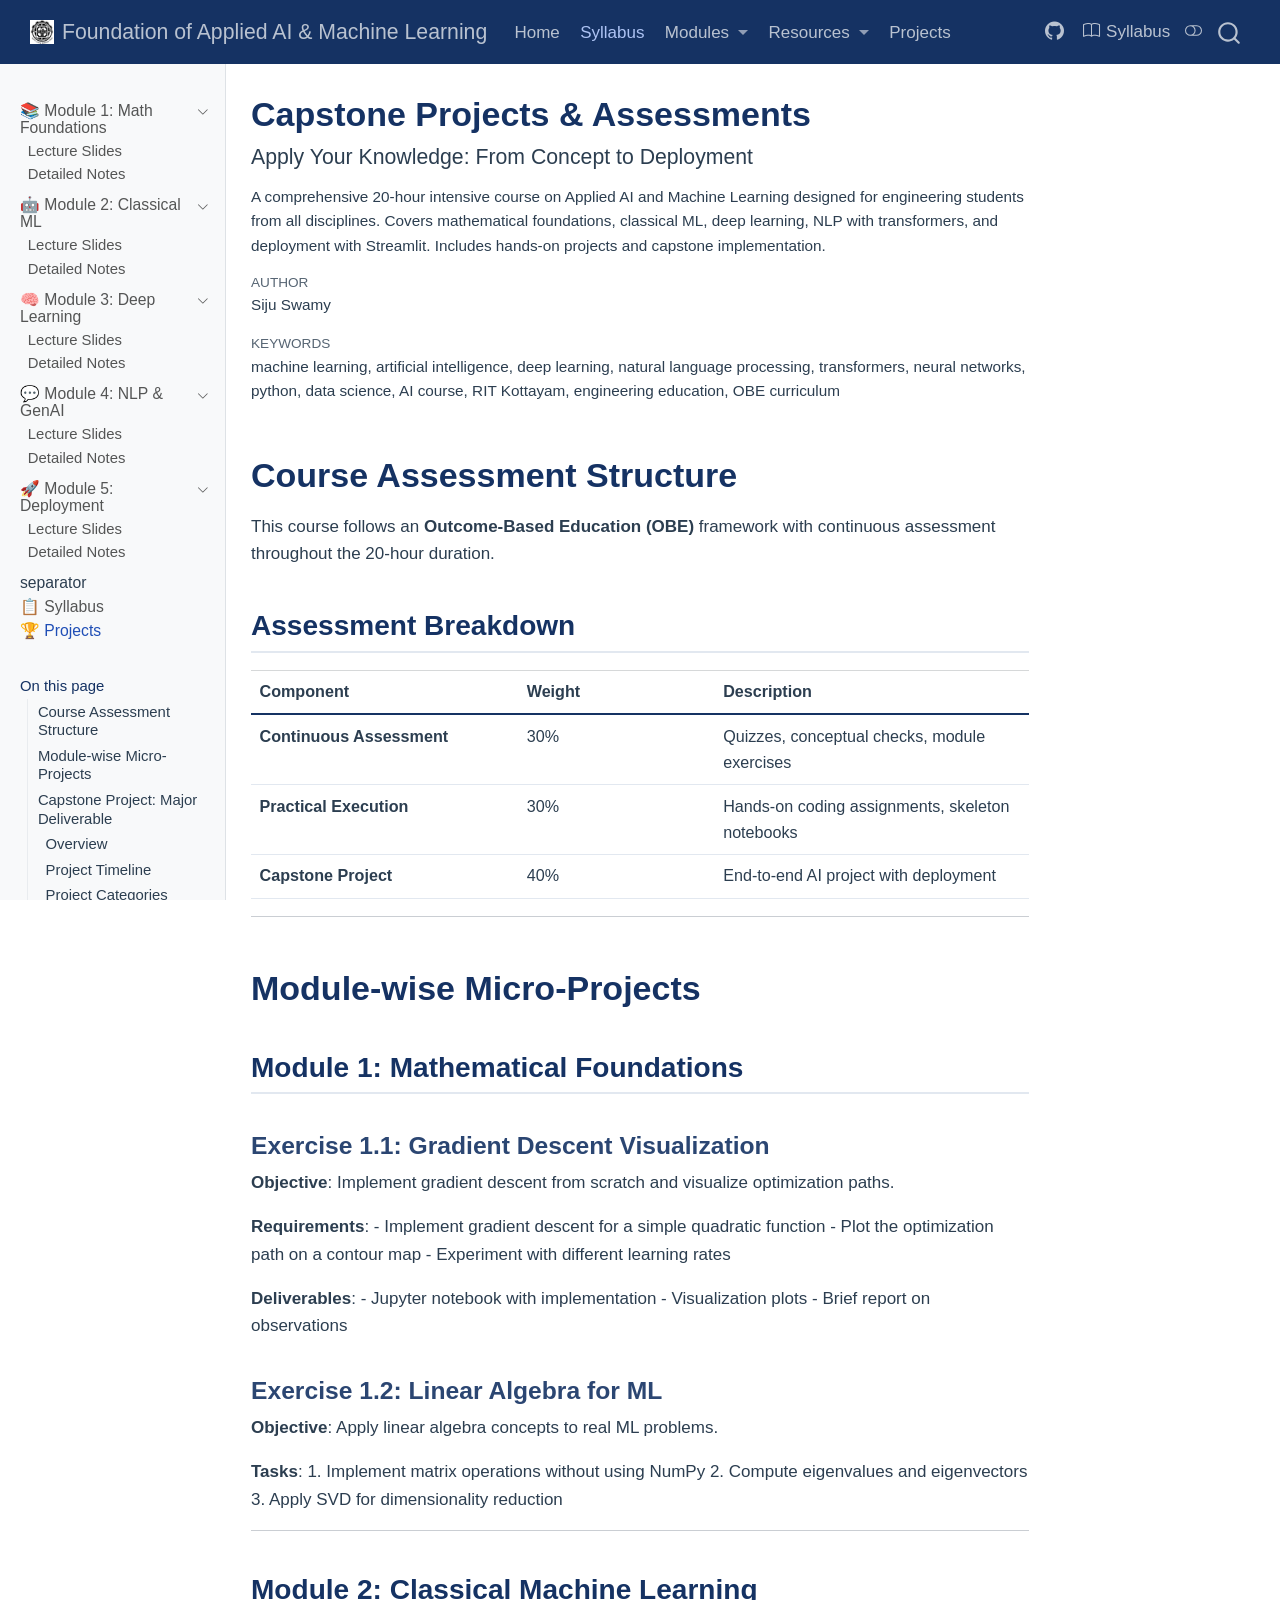
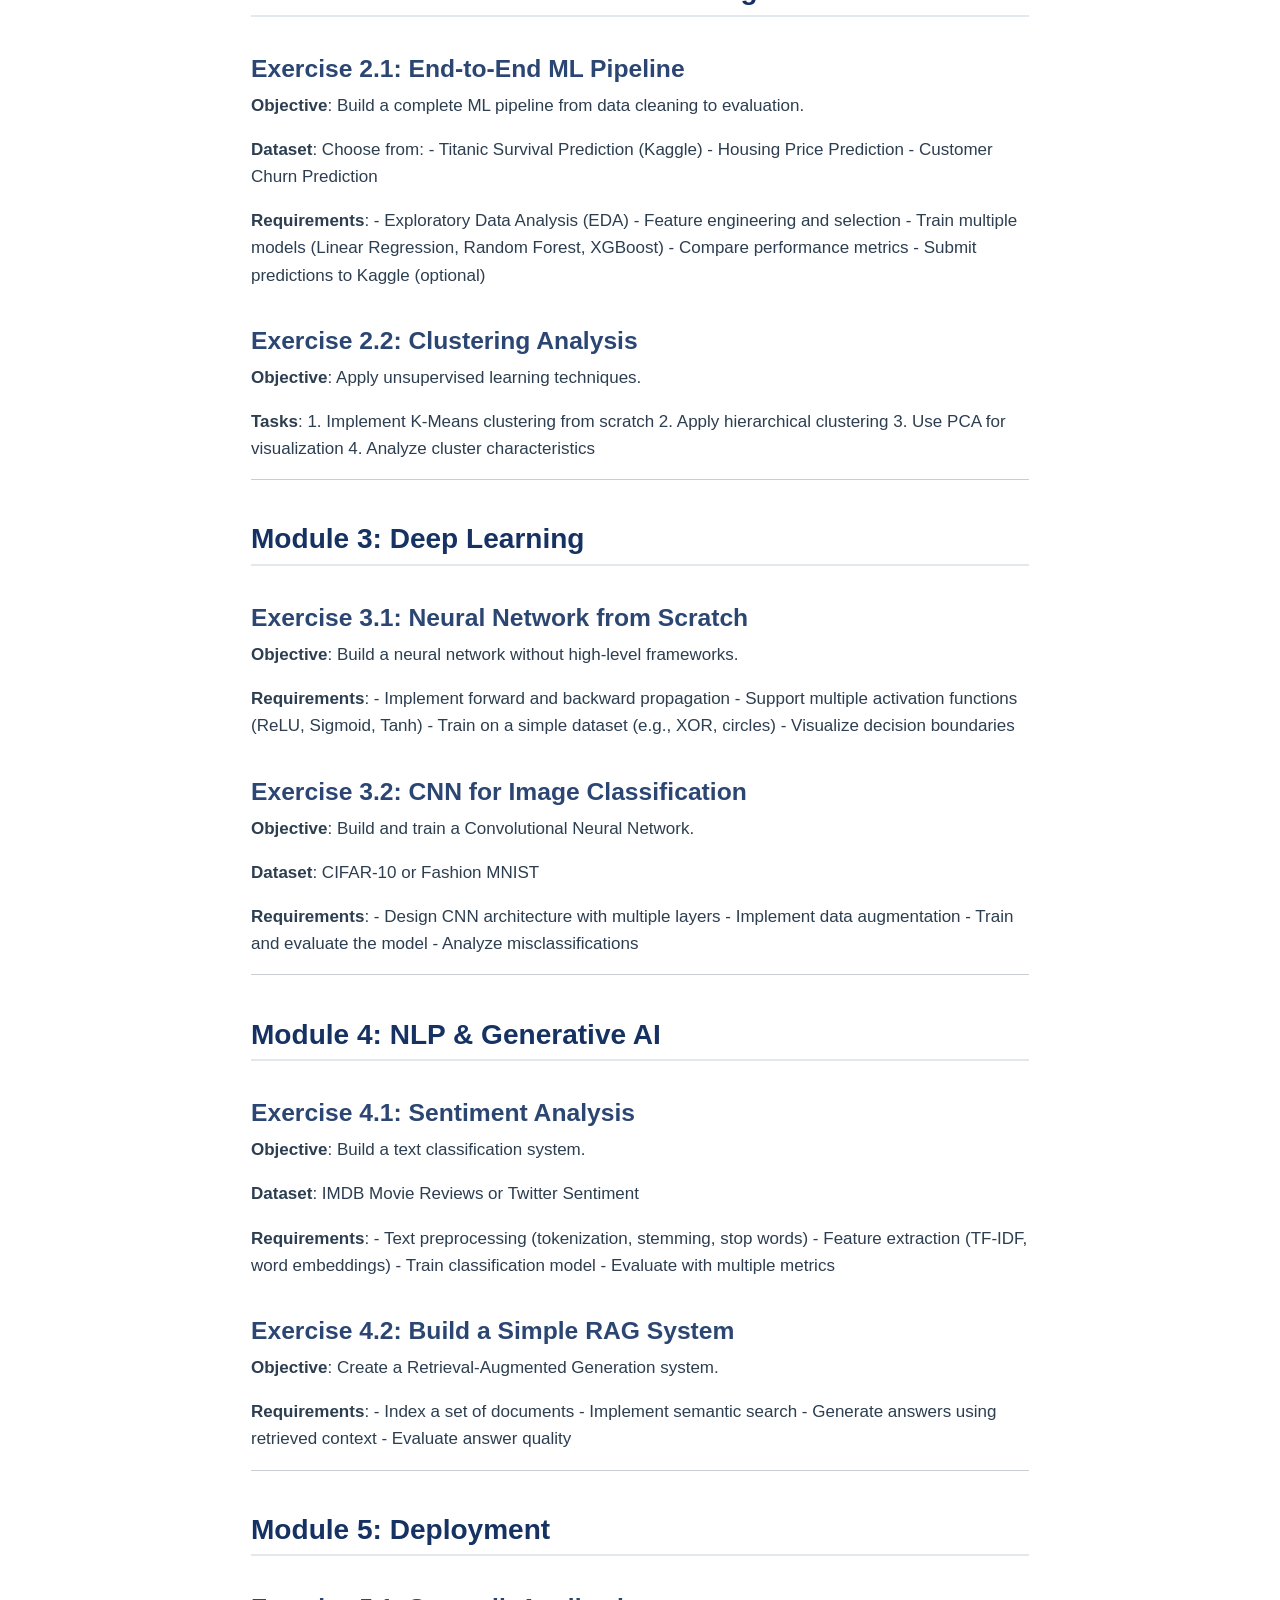
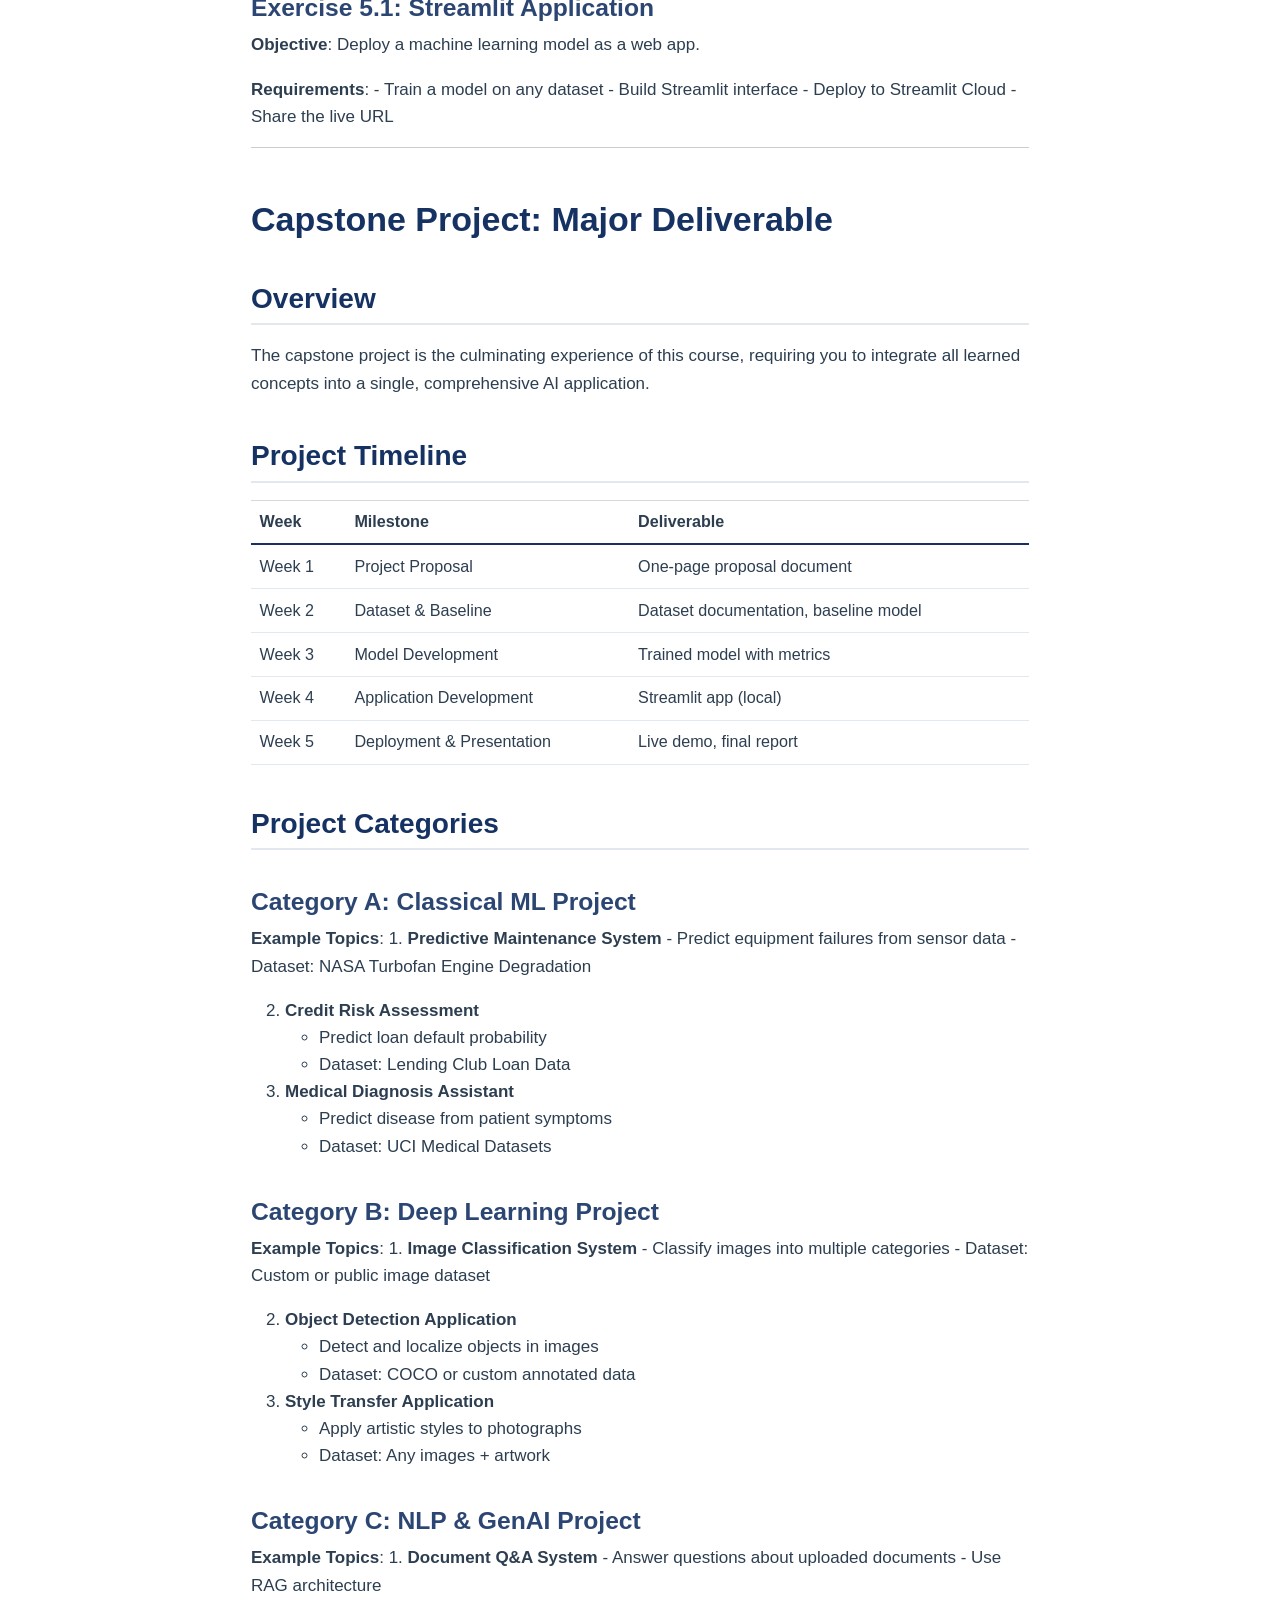
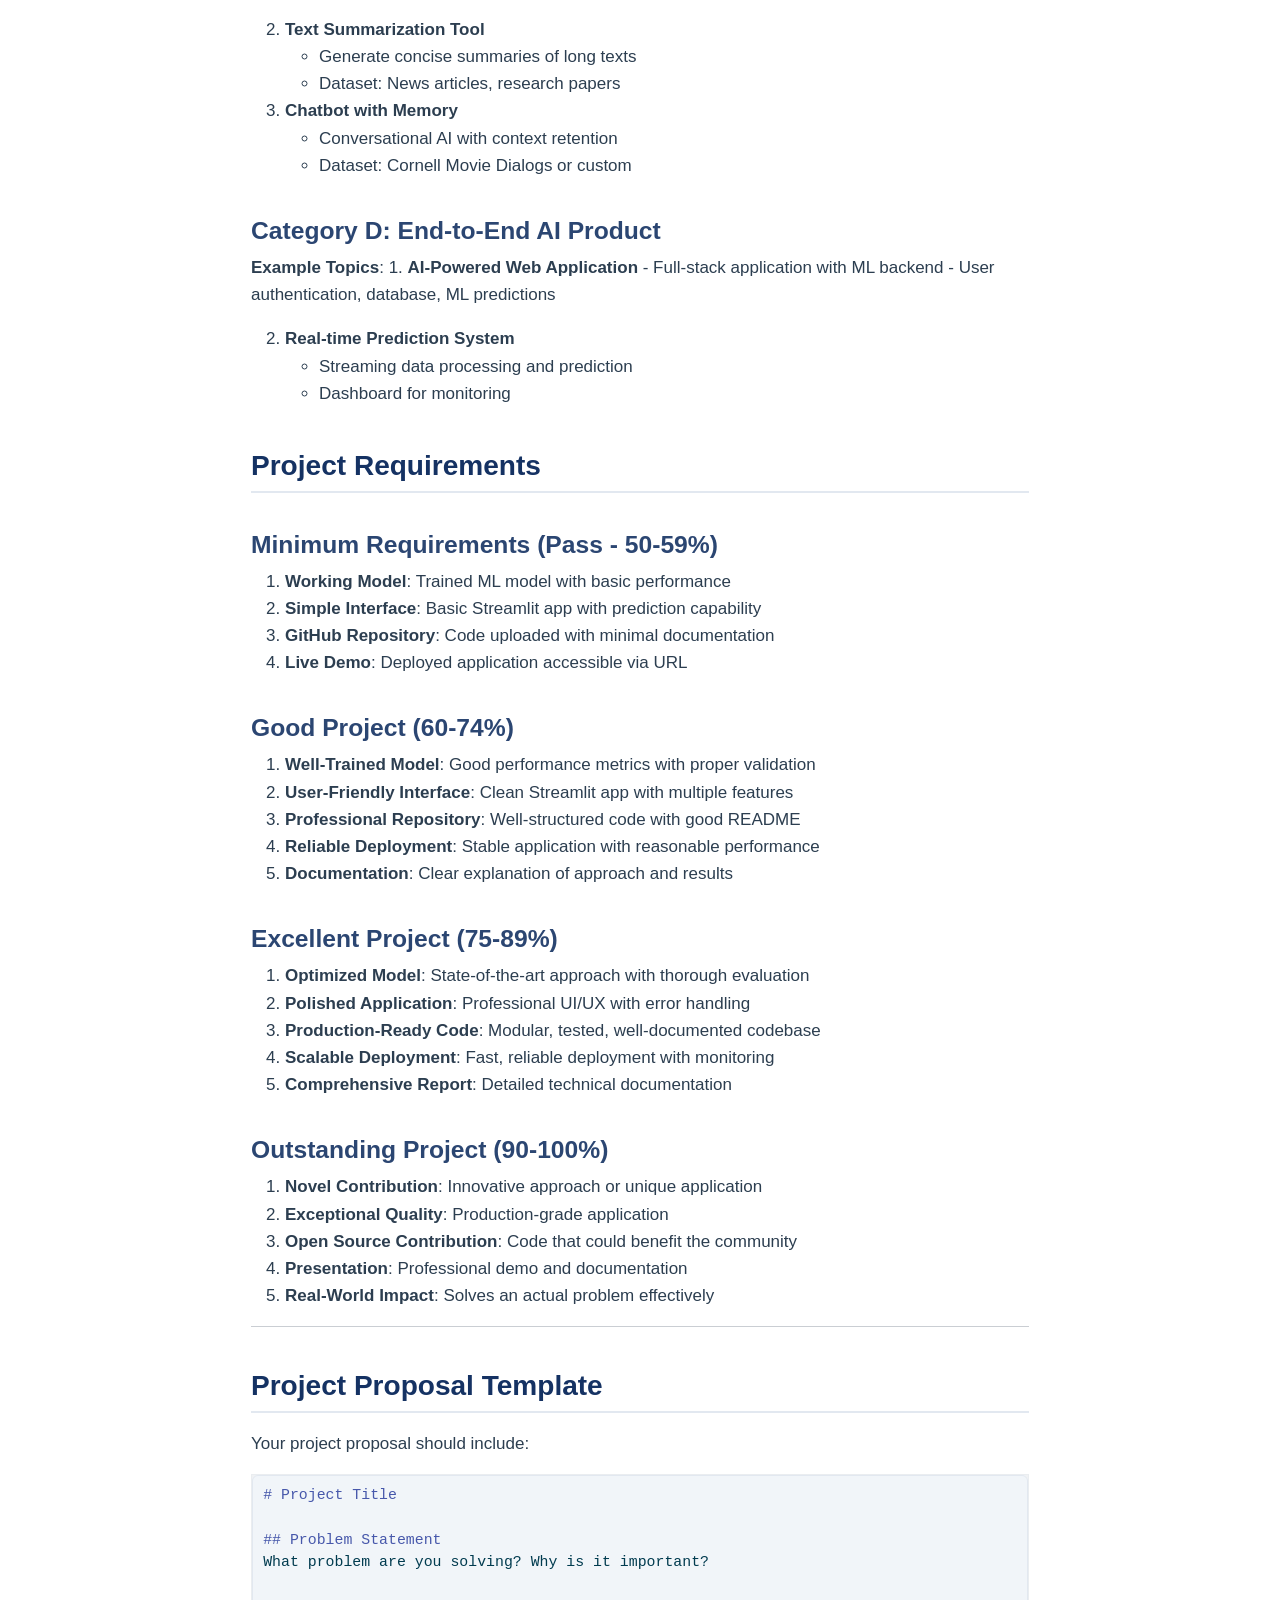
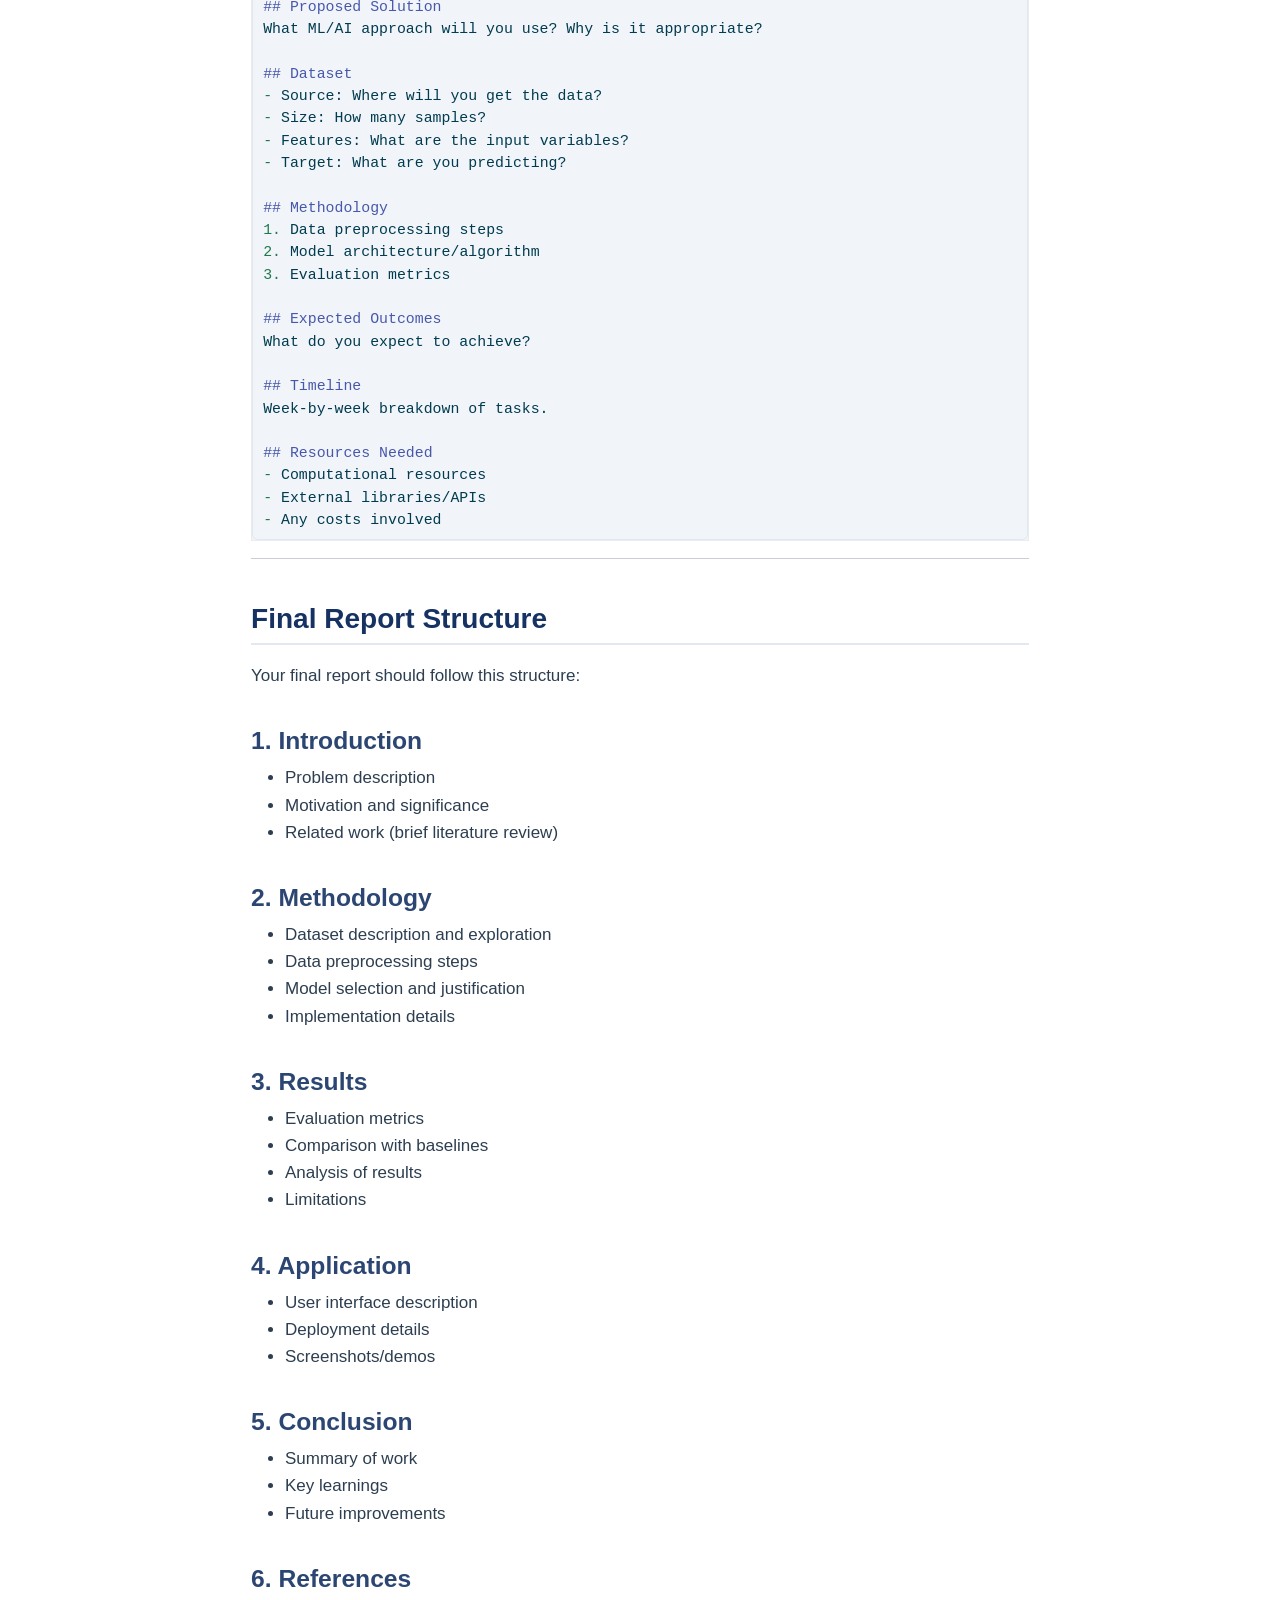
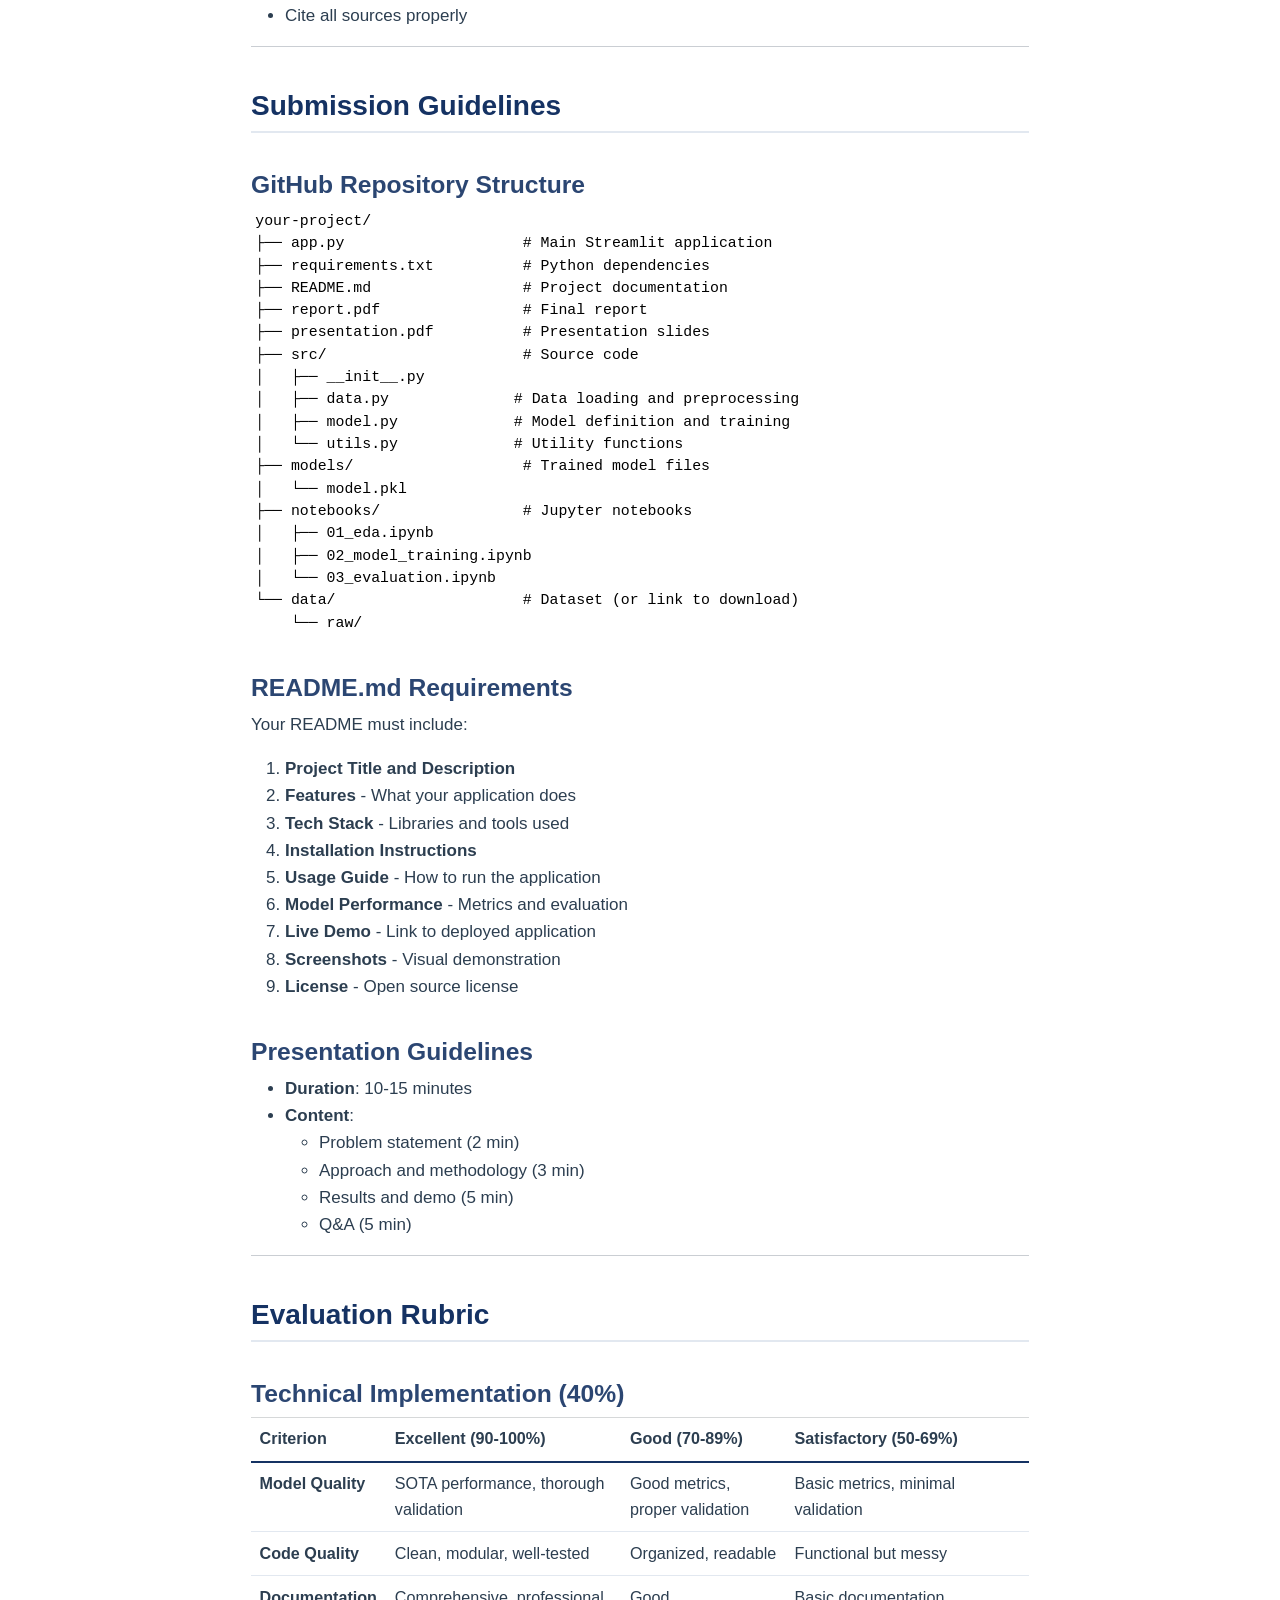
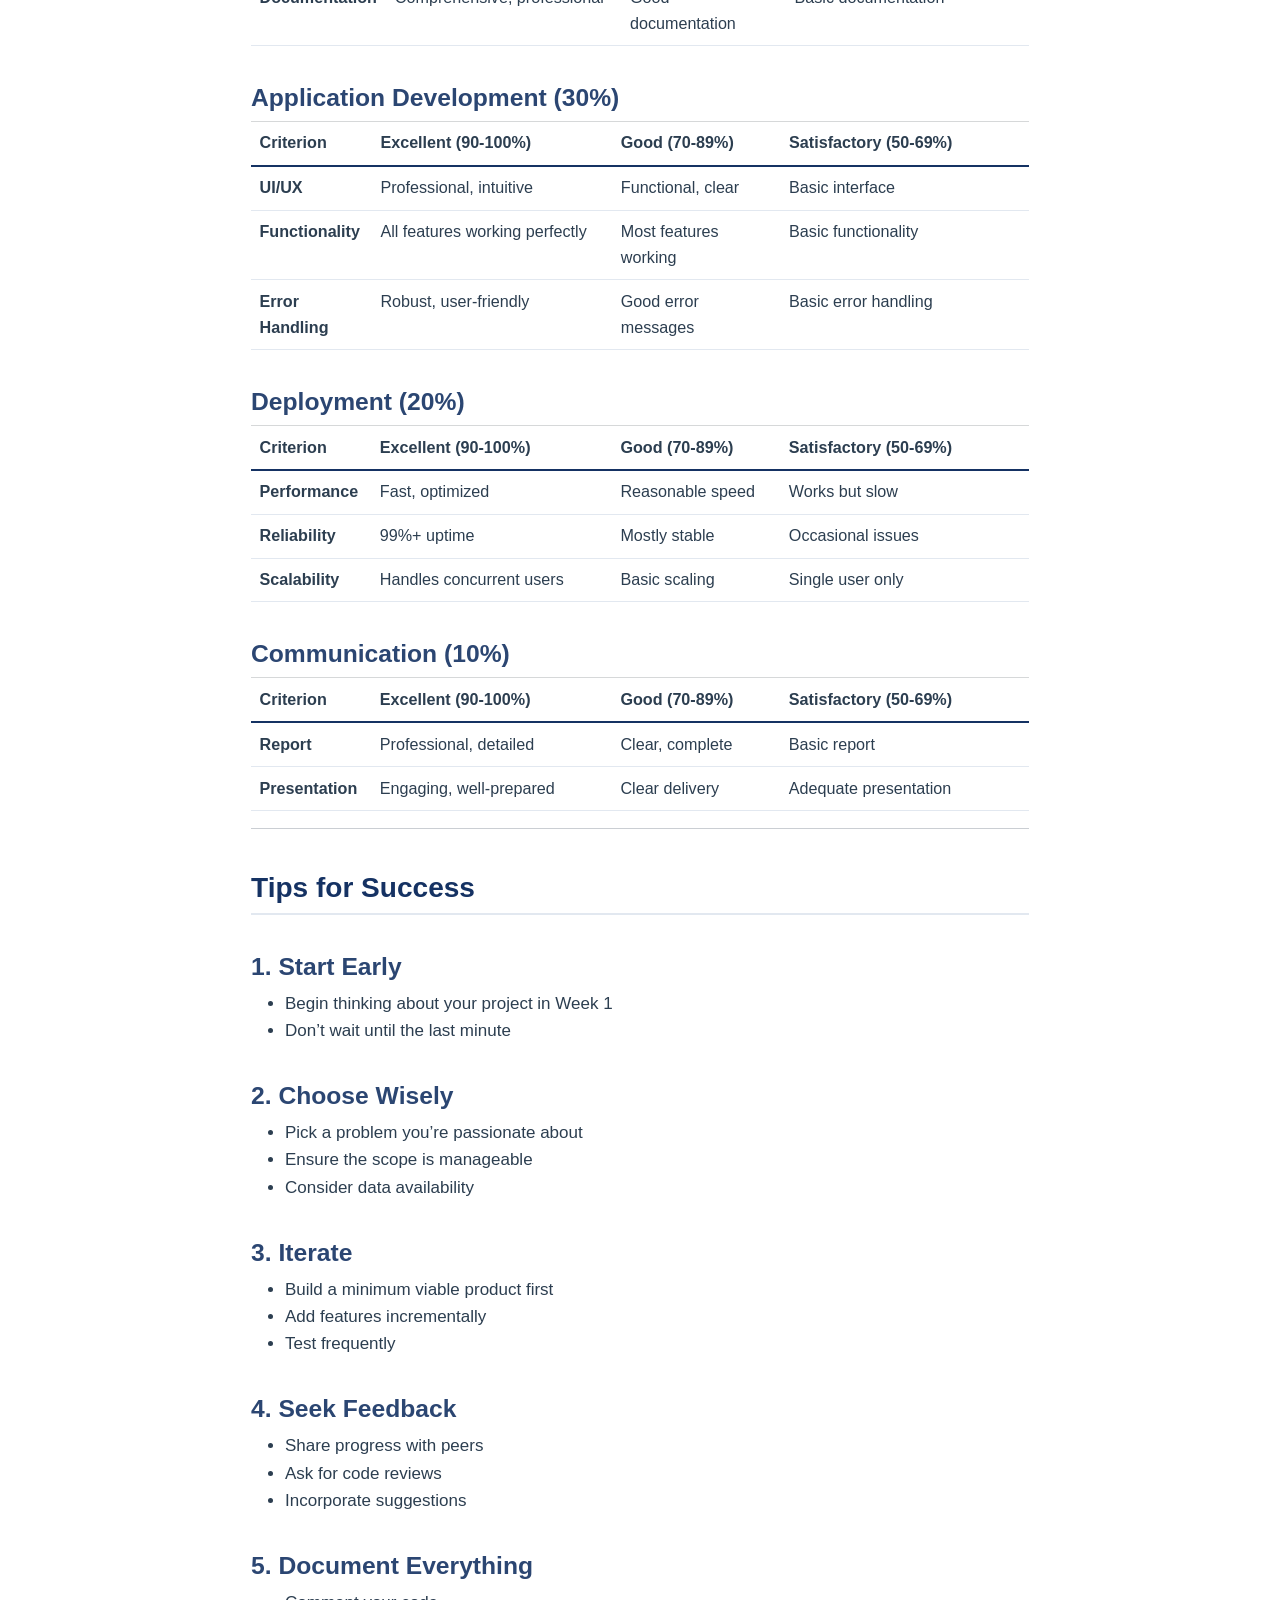
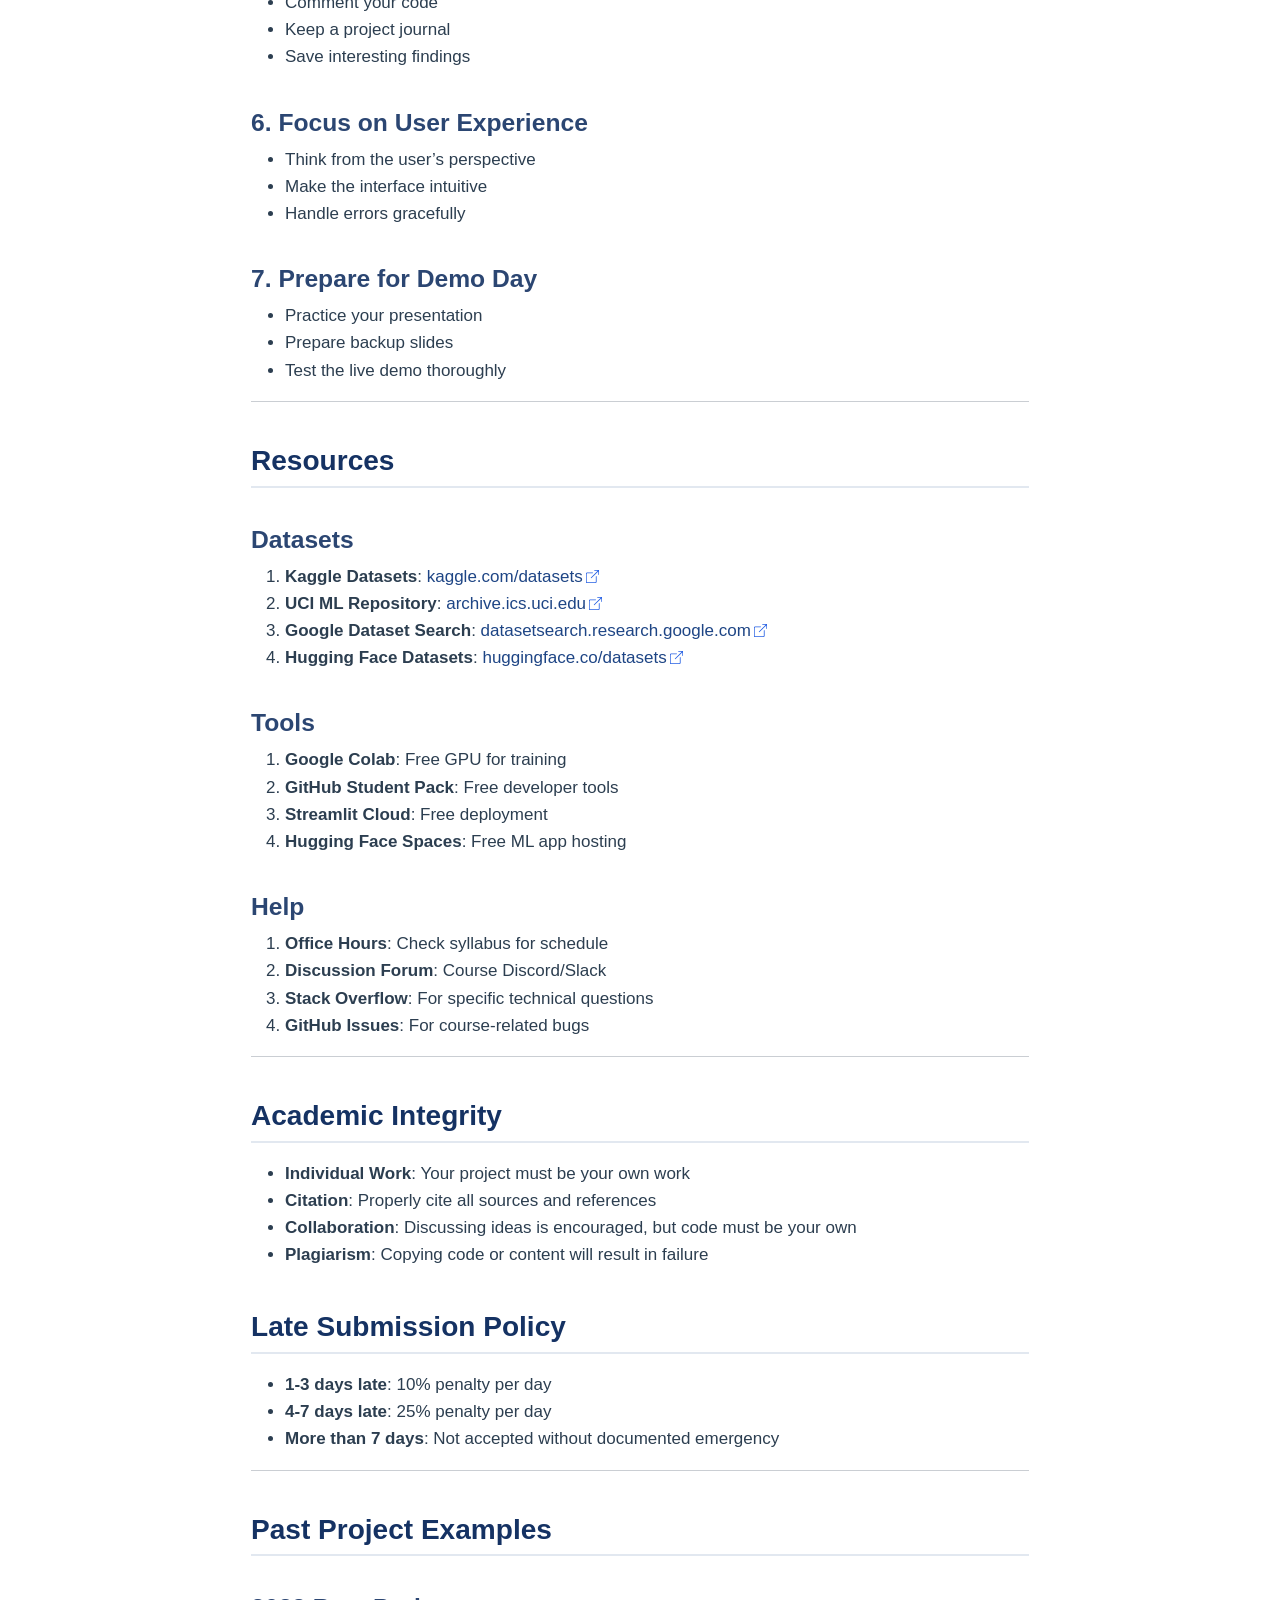
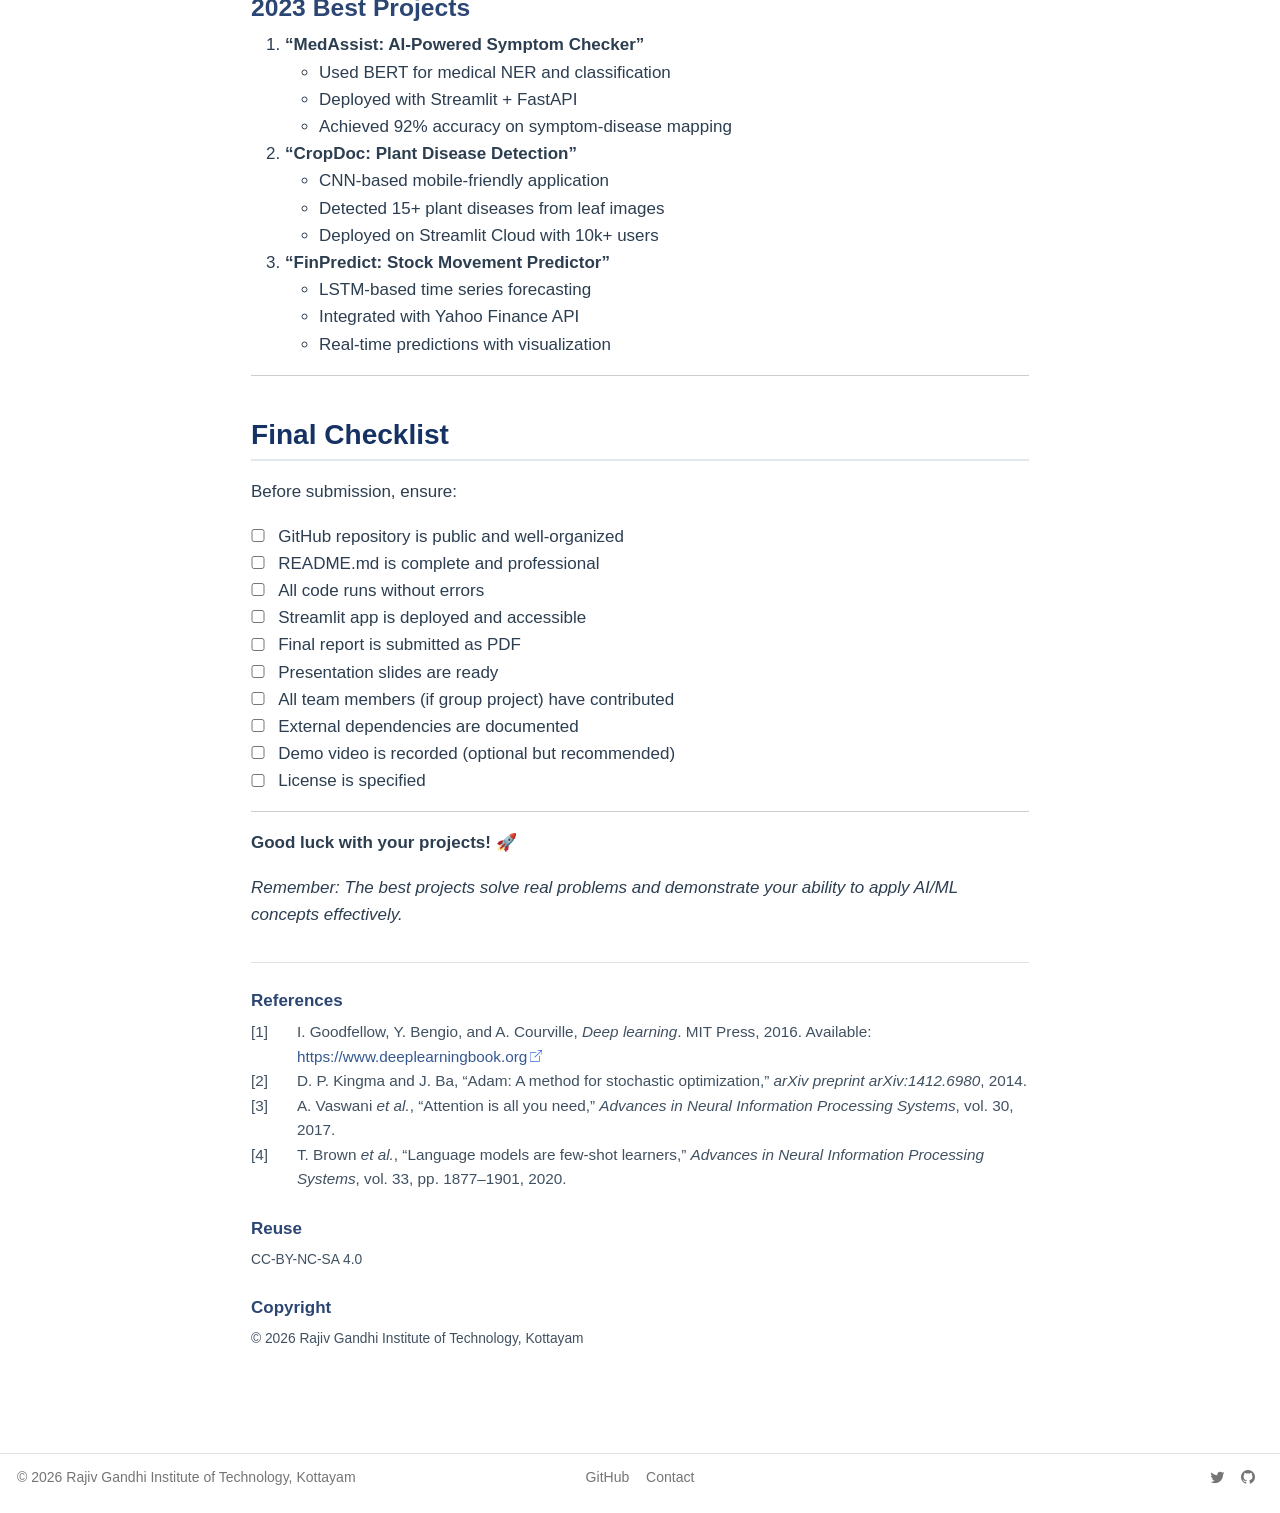
<file: docs/assessments/project_guide.html>
<!DOCTYPE html>
<html xmlns="http://www.w3.org/1999/xhtml" lang="en" xml:lang="en"><head>

<meta charset="utf-8">
<meta name="generator" content="quarto-1.7.31">

<meta name="viewport" content="width=device-width, initial-scale=1.0, user-scalable=yes">

<meta name="author" content="Siju Swamy">
<meta name="keywords" content="machine learning, artificial intelligence, deep learning, natural language processing, transformers, neural networks, python, data science, AI course, RIT Kottayam, engineering education, OBE curriculum">
<meta name="description" content="A comprehensive 20-hour intensive course on Applied AI and Machine Learning designed for engineering students from all disciplines. Covers mathematical foundations, classical ML, deep learning, NLP with transformers, and deployment with Streamlit. Includes hands-on projects and capstone implementation.">

<title>Capstone Projects &amp; Assessments – Foundation of Applied AI &amp; Machine Learning</title>
<style>
code{white-space: pre-wrap;}
span.smallcaps{font-variant: small-caps;}
div.columns{display: flex; gap: min(4vw, 1.5em);}
div.column{flex: auto; overflow-x: auto;}
div.hanging-indent{margin-left: 1.5em; text-indent: -1.5em;}
ul.task-list{list-style: none;}
ul.task-list li input[type="checkbox"] {
  width: 0.8em;
  margin: 0 0.8em 0.2em -1em; /* quarto-specific, see https://github.com/quarto-dev/quarto-cli/issues/4556 */ 
  vertical-align: middle;
}
/* CSS for syntax highlighting */
html { -webkit-text-size-adjust: 100%; }
pre > code.sourceCode { white-space: pre; position: relative; }
pre > code.sourceCode > span { display: inline-block; line-height: 1.25; }
pre > code.sourceCode > span:empty { height: 1.2em; }
.sourceCode { overflow: visible; }
code.sourceCode > span { color: inherit; text-decoration: inherit; }
div.sourceCode { margin: 1em 0; }
pre.sourceCode { margin: 0; }
@media screen {
div.sourceCode { overflow: auto; }
}
@media print {
pre > code.sourceCode { white-space: pre-wrap; }
pre > code.sourceCode > span { text-indent: -5em; padding-left: 5em; }
}
pre.numberSource code
  { counter-reset: source-line 0; }
pre.numberSource code > span
  { position: relative; left: -4em; counter-increment: source-line; }
pre.numberSource code > span > a:first-child::before
  { content: counter(source-line);
    position: relative; left: -1em; text-align: right; vertical-align: baseline;
    border: none; display: inline-block;
    -webkit-touch-callout: none; -webkit-user-select: none;
    -khtml-user-select: none; -moz-user-select: none;
    -ms-user-select: none; user-select: none;
    padding: 0 4px; width: 4em;
  }
pre.numberSource { margin-left: 3em;  padding-left: 4px; }
div.sourceCode
  {   }
@media screen {
pre > code.sourceCode > span > a:first-child::before { text-decoration: underline; }
}
/* CSS for citations */
div.csl-bib-body { }
div.csl-entry {
  clear: both;
  margin-bottom: 0em;
}
.hanging-indent div.csl-entry {
  margin-left:2em;
  text-indent:-2em;
}
div.csl-left-margin {
  min-width:2em;
  float:left;
}
div.csl-right-inline {
  margin-left:2em;
  padding-left:1em;
}
div.csl-indent {
  margin-left: 2em;
}</style>


<script src="../site_libs/quarto-nav/quarto-nav.js"></script>
<script src="../site_libs/quarto-nav/headroom.min.js"></script>
<script src="../site_libs/clipboard/clipboard.min.js"></script>
<script src="../site_libs/quarto-search/autocomplete.umd.js"></script>
<script src="../site_libs/quarto-search/fuse.min.js"></script>
<script src="../site_libs/quarto-search/quarto-search.js"></script>
<meta name="quarto:offset" content="../">
<script src="../site_libs/quarto-html/quarto.js" type="module"></script>
<script src="../site_libs/quarto-html/tabsets/tabsets.js" type="module"></script>
<script src="../site_libs/quarto-html/popper.min.js"></script>
<script src="../site_libs/quarto-html/tippy.umd.min.js"></script>
<script src="../site_libs/quarto-html/anchor.min.js"></script>
<link href="../site_libs/quarto-html/tippy.css" rel="stylesheet">
<link href="../site_libs/quarto-html/quarto-syntax-highlighting-e1a5c8363afafaef2c763b6775fbf3ca.css" rel="stylesheet" class="quarto-color-scheme" id="quarto-text-highlighting-styles">
<link href="../site_libs/quarto-html/quarto-syntax-highlighting-dark-8ef56b68f8fa1e9d2ba328e99e439f80.css" rel="stylesheet" class="quarto-color-scheme quarto-color-alternate" id="quarto-text-highlighting-styles">
<link href="../site_libs/quarto-html/quarto-syntax-highlighting-e1a5c8363afafaef2c763b6775fbf3ca.css" rel="stylesheet" class="quarto-color-scheme-extra" id="quarto-text-highlighting-styles">
<script src="../site_libs/bootstrap/bootstrap.min.js"></script>
<link href="../site_libs/bootstrap/bootstrap-icons.css" rel="stylesheet">
<link href="../site_libs/bootstrap/bootstrap-1cf875210b1cc0385a316f3732c8c7cf.min.css" rel="stylesheet" append-hash="true" class="quarto-color-scheme" id="quarto-bootstrap" data-mode="light">
<link href="../site_libs/bootstrap/bootstrap-dark-2e0ed1ca80c5c685af2d94f60bb36e78.min.css" rel="stylesheet" append-hash="true" class="quarto-color-scheme quarto-color-alternate" id="quarto-bootstrap" data-mode="dark">
<link href="../site_libs/bootstrap/bootstrap-1cf875210b1cc0385a316f3732c8c7cf.min.css" rel="stylesheet" append-hash="true" class="quarto-color-scheme-extra" id="quarto-bootstrap" data-mode="light">
<script id="quarto-search-options" type="application/json">{
  "location": "navbar",
  "copy-button": true,
  "collapse-after": 3,
  "panel-placement": "end",
  "type": "overlay",
  "limit": 50,
  "keyboard-shortcut": [
    "f",
    "/",
    "s"
  ],
  "language": {
    "search-no-results-text": "No results",
    "search-matching-documents-text": "matching documents",
    "search-copy-link-title": "Copy link to search",
    "search-hide-matches-text": "Hide additional matches",
    "search-more-match-text": "more match in this document",
    "search-more-matches-text": "more matches in this document",
    "search-clear-button-title": "Clear",
    "search-text-placeholder": "",
    "search-detached-cancel-button-title": "Cancel",
    "search-submit-button-title": "Submit",
    "search-label": "Search"
  }
}</script>


<link rel="stylesheet" href="../styles.css">
<meta property="og:title" content="Foundation of Applied AI &amp; Machine Learning">
<meta property="og:description" content="Comprehensive AI/ML course for engineering students">
<meta property="og:image" content="https://sijuswamyresearch.github.io/rit-ai-course/assessments/images/course-banner.png">
<meta property="og:site_name" content="Foundation of Applied AI &amp; Machine Learning">
<meta name="twitter:title" content="Capstone Projects &amp; Assessments – Foundation of Applied AI &amp; Machine Learning">
<meta name="twitter:description" content="A comprehensive 20-hour intensive course on Applied AI and Machine Learning designed for engineering students from all disciplines. Covers mathematical foundations, classical ML, deep learning, NLP with transformers, and deployment with Streamlit. Includes hands-on projects and capstone implementation.">
<meta name="twitter:image" content="https://sijuswamyresearch.github.io/rit-ai-course/assessments/images/course-banner.png">
<meta name="twitter:card" content="summary_large_image">
</head>

<body class="nav-sidebar docked nav-fixed quarto-light"><script id="quarto-html-before-body" type="application/javascript">
    const toggleBodyColorMode = (bsSheetEl) => {
      const mode = bsSheetEl.getAttribute("data-mode");
      const bodyEl = window.document.querySelector("body");
      if (mode === "dark") {
        bodyEl.classList.add("quarto-dark");
        bodyEl.classList.remove("quarto-light");
      } else {
        bodyEl.classList.add("quarto-light");
        bodyEl.classList.remove("quarto-dark");
      }
    }
    const toggleBodyColorPrimary = () => {
      const bsSheetEl = window.document.querySelector("link#quarto-bootstrap:not([rel=disabled-stylesheet])");
      if (bsSheetEl) {
        toggleBodyColorMode(bsSheetEl);
      }
    }
    const setColorSchemeToggle = (alternate) => {
      const toggles = window.document.querySelectorAll('.quarto-color-scheme-toggle');
      for (let i=0; i < toggles.length; i++) {
        const toggle = toggles[i];
        if (toggle) {
          if (alternate) {
            toggle.classList.add("alternate");
          } else {
            toggle.classList.remove("alternate");
          }
        }
      }
    };
    const toggleColorMode = (alternate) => {
      // Switch the stylesheets
      const primaryStylesheets = window.document.querySelectorAll('link.quarto-color-scheme:not(.quarto-color-alternate)');
      const alternateStylesheets = window.document.querySelectorAll('link.quarto-color-scheme.quarto-color-alternate');
      manageTransitions('#quarto-margin-sidebar .nav-link', false);
      if (alternate) {
        // note: dark is layered on light, we don't disable primary!
        enableStylesheet(alternateStylesheets);
        for (const sheetNode of alternateStylesheets) {
          if (sheetNode.id === "quarto-bootstrap") {
            toggleBodyColorMode(sheetNode);
          }
        }
      } else {
        disableStylesheet(alternateStylesheets);
        enableStylesheet(primaryStylesheets)
        toggleBodyColorPrimary();
      }
      manageTransitions('#quarto-margin-sidebar .nav-link', true);
      // Switch the toggles
      setColorSchemeToggle(alternate)
      // Hack to workaround the fact that safari doesn't
      // properly recolor the scrollbar when toggling (#1455)
      if (navigator.userAgent.indexOf('Safari') > 0 && navigator.userAgent.indexOf('Chrome') == -1) {
        manageTransitions("body", false);
        window.scrollTo(0, 1);
        setTimeout(() => {
          window.scrollTo(0, 0);
          manageTransitions("body", true);
        }, 40);
      }
    }
    const disableStylesheet = (stylesheets) => {
      for (let i=0; i < stylesheets.length; i++) {
        const stylesheet = stylesheets[i];
        stylesheet.rel = 'disabled-stylesheet';
      }
    }
    const enableStylesheet = (stylesheets) => {
      for (let i=0; i < stylesheets.length; i++) {
        const stylesheet = stylesheets[i];
        if(stylesheet.rel !== 'stylesheet') { // for Chrome, which will still FOUC without this check
          stylesheet.rel = 'stylesheet';
        }
      }
    }
    const manageTransitions = (selector, allowTransitions) => {
      const els = window.document.querySelectorAll(selector);
      for (let i=0; i < els.length; i++) {
        const el = els[i];
        if (allowTransitions) {
          el.classList.remove('notransition');
        } else {
          el.classList.add('notransition');
        }
      }
    }
    const isFileUrl = () => {
      return window.location.protocol === 'file:';
    }
    const hasAlternateSentinel = () => {
      let styleSentinel = getColorSchemeSentinel();
      if (styleSentinel !== null) {
        return styleSentinel === "alternate";
      } else {
        return false;
      }
    }
    const setStyleSentinel = (alternate) => {
      const value = alternate ? "alternate" : "default";
      if (!isFileUrl()) {
        window.localStorage.setItem("quarto-color-scheme", value);
      } else {
        localAlternateSentinel = value;
      }
    }
    const getColorSchemeSentinel = () => {
      if (!isFileUrl()) {
        const storageValue = window.localStorage.getItem("quarto-color-scheme");
        return storageValue != null ? storageValue : localAlternateSentinel;
      } else {
        return localAlternateSentinel;
      }
    }
    const toggleGiscusIfUsed = (isAlternate, darkModeDefault) => {
      const baseTheme = document.querySelector('#giscus-base-theme')?.value ?? 'light';
      const alternateTheme = document.querySelector('#giscus-alt-theme')?.value ?? 'dark';
      let newTheme = '';
      if(authorPrefersDark) {
        newTheme = isAlternate ? baseTheme : alternateTheme;
      } else {
        newTheme = isAlternate ? alternateTheme : baseTheme;
      }
      const changeGiscusTheme = () => {
        // From: https://github.com/giscus/giscus/issues/336
        const sendMessage = (message) => {
          const iframe = document.querySelector('iframe.giscus-frame');
          if (!iframe) return;
          iframe.contentWindow.postMessage({ giscus: message }, 'https://giscus.app');
        }
        sendMessage({
          setConfig: {
            theme: newTheme
          }
        });
      }
      const isGiscussLoaded = window.document.querySelector('iframe.giscus-frame') !== null;
      if (isGiscussLoaded) {
        changeGiscusTheme();
      }
    };
    const authorPrefersDark = false;
    const darkModeDefault = authorPrefersDark;
      document.querySelector('link#quarto-text-highlighting-styles.quarto-color-scheme-extra').rel = 'disabled-stylesheet';
      document.querySelector('link#quarto-bootstrap.quarto-color-scheme-extra').rel = 'disabled-stylesheet';
    let localAlternateSentinel = darkModeDefault ? 'alternate' : 'default';
    // Dark / light mode switch
    window.quartoToggleColorScheme = () => {
      // Read the current dark / light value
      let toAlternate = !hasAlternateSentinel();
      toggleColorMode(toAlternate);
      setStyleSentinel(toAlternate);
      toggleGiscusIfUsed(toAlternate, darkModeDefault);
      window.dispatchEvent(new Event('resize'));
    };
    // Switch to dark mode if need be
    if (hasAlternateSentinel()) {
      toggleColorMode(true);
    } else {
      toggleColorMode(false);
    }
  </script>

<div id="quarto-search-results"></div>
  <header id="quarto-header" class="headroom fixed-top">
    <nav class="navbar navbar-expand-lg " data-bs-theme="dark">
      <div class="navbar-container container-fluid">
      <div class="navbar-brand-container mx-auto">
    <a href="../index.html" class="navbar-brand navbar-brand-logo">
    <img src="../images/rit-logo.png" alt="RIT Kottayam Logo" class="navbar-logo">
    </a>
    <a class="navbar-brand" href="../index.html">
    <span class="navbar-title">Foundation of Applied AI &amp; Machine Learning</span>
    </a>
  </div>
            <div id="quarto-search" class="" title="Search"></div>
          <button class="navbar-toggler" type="button" data-bs-toggle="collapse" data-bs-target="#navbarCollapse" aria-controls="navbarCollapse" role="menu" aria-expanded="false" aria-label="Toggle navigation" onclick="if (window.quartoToggleHeadroom) { window.quartoToggleHeadroom(); }">
  <span class="navbar-toggler-icon"></span>
</button>
          <div class="collapse navbar-collapse" id="navbarCollapse">
            <ul class="navbar-nav navbar-nav-scroll me-auto">
  <li class="nav-item">
    <a class="nav-link" href="../index.html"> 
<span class="menu-text">Home</span></a>
  </li>  
  <li class="nav-item">
    <a class="nav-link active" href="../syllabus.html" aria-current="page"> 
<span class="menu-text">Syllabus</span></a>
  </li>  
  <li class="nav-item dropdown ">
    <a class="nav-link dropdown-toggle" href="#" id="nav-menu-modules" role="link" data-bs-toggle="dropdown" aria-expanded="false">
 <span class="menu-text">Modules</span>
    </a>
    <ul class="dropdown-menu" aria-labelledby="nav-menu-modules">    
        <li>
    <a class="dropdown-item" href="../modules/module1_math.html">
 <span class="dropdown-text">Module 1: Mathematical Foundations</span></a>
  </li>  
        <li>
    <a class="dropdown-item" href="../modules/module2_ml.html">
 <span class="dropdown-text">Module 2: Classical Machine Learning</span></a>
  </li>  
        <li>
    <a class="dropdown-item" href="../modules/module3_dl.html">
 <span class="dropdown-text">Module 3: Deep Learning</span></a>
  </li>  
        <li>
    <a class="dropdown-item" href="../modules/module4_nlp.html">
 <span class="dropdown-text">Module 4: NLP &amp; Generative AI</span></a>
  </li>  
        <li>
    <a class="dropdown-item" href="../modules/module5_deploy.html">
 <span class="dropdown-text">Module 5: Capstone &amp; Deployment</span></a>
  </li>  
    </ul>
  </li>
  <li class="nav-item dropdown ">
    <a class="nav-link dropdown-toggle" href="#" id="nav-menu-resources" role="link" data-bs-toggle="dropdown" aria-expanded="false">
 <span class="menu-text">Resources</span>
    </a>
    <ul class="dropdown-menu" aria-labelledby="nav-menu-resources">    
        <li>
    <a class="dropdown-item" href="../modules/references.bib">
 <span class="dropdown-text">References</span></a>
  </li>  
        <li>
    <a class="dropdown-item" href="../resources/reading-list.html">
 <span class="dropdown-text">Additional Reading</span></a>
  </li>  
        <li>
    <a class="dropdown-item" href="../resources/tools.html">
 <span class="dropdown-text">Tools &amp; Software</span></a>
  </li>  
    </ul>
  </li>
  <li class="nav-item">
    <a class="nav-link" href="../assessments/project_guide.html"> 
<span class="menu-text">Projects</span></a>
  </li>  
</ul>
            <ul class="navbar-nav navbar-nav-scroll ms-auto">
  <li class="nav-item compact">
    <a class="nav-link" href="https://github.com/sijuswamyresearch/rit-ai-course"> <i class="bi bi-github" role="img" aria-label="GitHub Repository">
</i> 
<span class="menu-text"></span></a>
  </li>  
  <li class="nav-item">
    <a class="nav-link" href="../syllabus.html"> <i class="bi bi-book" role="img">
</i> 
<span class="menu-text">Syllabus</span></a>
  </li>  
</ul>
          </div> <!-- /navcollapse -->
            <div class="quarto-navbar-tools">
  <a href="" class="quarto-color-scheme-toggle quarto-navigation-tool  px-1" onclick="window.quartoToggleColorScheme(); return false;" title="Toggle dark mode"><i class="bi"></i></a>
</div>
      </div> <!-- /container-fluid -->
    </nav>
  <nav class="quarto-secondary-nav">
    <div class="container-fluid d-flex">
      <button type="button" class="quarto-btn-toggle btn" data-bs-toggle="collapse" role="button" data-bs-target=".quarto-sidebar-collapse-item" aria-controls="quarto-sidebar" aria-expanded="false" aria-label="Toggle sidebar navigation" onclick="if (window.quartoToggleHeadroom) { window.quartoToggleHeadroom(); }">
        <i class="bi bi-layout-text-sidebar-reverse"></i>
      </button>
        <nav class="quarto-page-breadcrumbs" aria-label="breadcrumb"><ol class="breadcrumb"><li class="breadcrumb-item"><a href="../assessments/project_guide.html">🏆 Projects</a></li></ol></nav>
        <a class="flex-grow-1" role="navigation" data-bs-toggle="collapse" data-bs-target=".quarto-sidebar-collapse-item" aria-controls="quarto-sidebar" aria-expanded="false" aria-label="Toggle sidebar navigation" onclick="if (window.quartoToggleHeadroom) { window.quartoToggleHeadroom(); }">      
        </a>
    </div>
  </nav>
</header>
<!-- content -->
<div id="quarto-content" class="quarto-container page-columns page-rows-contents page-layout-article page-navbar">
<!-- sidebar -->
  <nav id="quarto-sidebar" class="sidebar collapse collapse-horizontal quarto-sidebar-collapse-item sidebar-navigation docked overflow-auto">
    <div class="sidebar-menu-container"> 
    <ul class="list-unstyled mt-1">
        <li class="sidebar-item sidebar-item-section">
      <div class="sidebar-item-container"> 
            <a class="sidebar-item-text sidebar-link text-start" data-bs-toggle="collapse" data-bs-target="#" role="navigation" aria-expanded="true">
 <span class="menu-text">📚 Module 1: Math Foundations</span></a>
          <a class="sidebar-item-toggle text-start" data-bs-toggle="collapse" data-bs-target="#" role="navigation" aria-expanded="true" aria-label="Toggle section">
            <i class="bi bi-chevron-right ms-2"></i>
          </a> 
      </div>
      <ul id="" class="collapse list-unstyled sidebar-section depth1 show">  
          <li class="sidebar-item">
  <div class="sidebar-item-container"> 
  <a href="../modules/module1_math.html" class="sidebar-item-text sidebar-link">
 <span class="menu-text">Lecture Slides</span></a>
  </div>
</li>
          <li class="sidebar-item">
  <div class="sidebar-item-container"> 
  <a href="../modules/module1_notes.html" class="sidebar-item-text sidebar-link">
 <span class="menu-text">Detailed Notes</span></a>
  </div>
</li>
      </ul>
  </li>
        <li class="sidebar-item sidebar-item-section">
      <div class="sidebar-item-container"> 
            <a class="sidebar-item-text sidebar-link text-start" data-bs-toggle="collapse" data-bs-target="#" role="navigation" aria-expanded="true">
 <span class="menu-text">🤖 Module 2: Classical ML</span></a>
          <a class="sidebar-item-toggle text-start" data-bs-toggle="collapse" data-bs-target="#" role="navigation" aria-expanded="true" aria-label="Toggle section">
            <i class="bi bi-chevron-right ms-2"></i>
          </a> 
      </div>
      <ul id="" class="collapse list-unstyled sidebar-section depth1 show">  
          <li class="sidebar-item">
  <div class="sidebar-item-container"> 
  <a href="../modules/module2_ml.html" class="sidebar-item-text sidebar-link">
 <span class="menu-text">Lecture Slides</span></a>
  </div>
</li>
          <li class="sidebar-item">
  <div class="sidebar-item-container"> 
  <a href="../modules/module2_notes.html" class="sidebar-item-text sidebar-link">
 <span class="menu-text">Detailed Notes</span></a>
  </div>
</li>
      </ul>
  </li>
        <li class="sidebar-item sidebar-item-section">
      <div class="sidebar-item-container"> 
            <a class="sidebar-item-text sidebar-link text-start" data-bs-toggle="collapse" data-bs-target="#" role="navigation" aria-expanded="true">
 <span class="menu-text">🧠 Module 3: Deep Learning</span></a>
          <a class="sidebar-item-toggle text-start" data-bs-toggle="collapse" data-bs-target="#" role="navigation" aria-expanded="true" aria-label="Toggle section">
            <i class="bi bi-chevron-right ms-2"></i>
          </a> 
      </div>
      <ul id="" class="collapse list-unstyled sidebar-section depth1 show">  
          <li class="sidebar-item">
  <div class="sidebar-item-container"> 
  <a href="../modules/module3_dl.html" class="sidebar-item-text sidebar-link">
 <span class="menu-text">Lecture Slides</span></a>
  </div>
</li>
          <li class="sidebar-item">
  <div class="sidebar-item-container"> 
  <a href="../modules/module3_notes.html" class="sidebar-item-text sidebar-link">
 <span class="menu-text">Detailed Notes</span></a>
  </div>
</li>
      </ul>
  </li>
        <li class="sidebar-item sidebar-item-section">
      <div class="sidebar-item-container"> 
            <a class="sidebar-item-text sidebar-link text-start" data-bs-toggle="collapse" data-bs-target="#" role="navigation" aria-expanded="true">
 <span class="menu-text">💬 Module 4: NLP &amp; GenAI</span></a>
          <a class="sidebar-item-toggle text-start" data-bs-toggle="collapse" data-bs-target="#" role="navigation" aria-expanded="true" aria-label="Toggle section">
            <i class="bi bi-chevron-right ms-2"></i>
          </a> 
      </div>
      <ul id="" class="collapse list-unstyled sidebar-section depth1 show">  
          <li class="sidebar-item">
  <div class="sidebar-item-container"> 
  <a href="../modules/module4_nlp.html" class="sidebar-item-text sidebar-link">
 <span class="menu-text">Lecture Slides</span></a>
  </div>
</li>
          <li class="sidebar-item">
  <div class="sidebar-item-container"> 
  <a href="../modules/module4_notes.html" class="sidebar-item-text sidebar-link">
 <span class="menu-text">Detailed Notes</span></a>
  </div>
</li>
      </ul>
  </li>
        <li class="sidebar-item sidebar-item-section">
      <div class="sidebar-item-container"> 
            <a class="sidebar-item-text sidebar-link text-start" data-bs-toggle="collapse" data-bs-target="#" role="navigation" aria-expanded="true">
 <span class="menu-text">🚀 Module 5: Deployment</span></a>
          <a class="sidebar-item-toggle text-start" data-bs-toggle="collapse" data-bs-target="#" role="navigation" aria-expanded="true" aria-label="Toggle section">
            <i class="bi bi-chevron-right ms-2"></i>
          </a> 
      </div>
      <ul id="" class="collapse list-unstyled sidebar-section depth1 show">  
          <li class="sidebar-item">
  <div class="sidebar-item-container"> 
  <a href="../modules/module5_deploy.html" class="sidebar-item-text sidebar-link">
 <span class="menu-text">Lecture Slides</span></a>
  </div>
</li>
          <li class="sidebar-item">
  <div class="sidebar-item-container"> 
  <a href="../modules/module5_notes.html" class="sidebar-item-text sidebar-link">
 <span class="menu-text">Detailed Notes</span></a>
  </div>
</li>
      </ul>
  </li>
        <li class="sidebar-item">
 <span class="menu-text">separator</span>
  </li>
        <li class="sidebar-item">
  <div class="sidebar-item-container"> 
  <a href="../syllabus.html" class="sidebar-item-text sidebar-link">
 <span class="menu-text">📋 Syllabus</span></a>
  </div>
</li>
        <li class="sidebar-item">
  <div class="sidebar-item-container"> 
  <a href="../assessments/project_guide.html" class="sidebar-item-text sidebar-link active">
 <span class="menu-text">🏆 Projects</span></a>
  </div>
</li>
    </ul>
    </div>
    <nav id="TOC" role="doc-toc" class="toc-active">
    <h2 id="toc-title">On this page</h2>
   
  <ul>
  <li><a href="#course-assessment-structure" id="toc-course-assessment-structure" class="nav-link active" data-scroll-target="#course-assessment-structure">Course Assessment Structure</a>
  <ul class="collapse">
  <li><a href="#assessment-breakdown" id="toc-assessment-breakdown" class="nav-link" data-scroll-target="#assessment-breakdown">Assessment Breakdown</a></li>
  </ul></li>
  <li><a href="#module-wise-micro-projects" id="toc-module-wise-micro-projects" class="nav-link" data-scroll-target="#module-wise-micro-projects">Module-wise Micro-Projects</a>
  <ul class="collapse">
  <li><a href="#module-1-mathematical-foundations" id="toc-module-1-mathematical-foundations" class="nav-link" data-scroll-target="#module-1-mathematical-foundations">Module 1: Mathematical Foundations</a>
  <ul class="collapse">
  <li><a href="#exercise-1.1-gradient-descent-visualization" id="toc-exercise-1.1-gradient-descent-visualization" class="nav-link" data-scroll-target="#exercise-1.1-gradient-descent-visualization">Exercise 1.1: Gradient Descent Visualization</a></li>
  <li><a href="#exercise-1.2-linear-algebra-for-ml" id="toc-exercise-1.2-linear-algebra-for-ml" class="nav-link" data-scroll-target="#exercise-1.2-linear-algebra-for-ml">Exercise 1.2: Linear Algebra for ML</a></li>
  </ul></li>
  <li><a href="#module-2-classical-machine-learning" id="toc-module-2-classical-machine-learning" class="nav-link" data-scroll-target="#module-2-classical-machine-learning">Module 2: Classical Machine Learning</a>
  <ul class="collapse">
  <li><a href="#exercise-2.1-end-to-end-ml-pipeline" id="toc-exercise-2.1-end-to-end-ml-pipeline" class="nav-link" data-scroll-target="#exercise-2.1-end-to-end-ml-pipeline">Exercise 2.1: End-to-End ML Pipeline</a></li>
  <li><a href="#exercise-2.2-clustering-analysis" id="toc-exercise-2.2-clustering-analysis" class="nav-link" data-scroll-target="#exercise-2.2-clustering-analysis">Exercise 2.2: Clustering Analysis</a></li>
  </ul></li>
  <li><a href="#module-3-deep-learning" id="toc-module-3-deep-learning" class="nav-link" data-scroll-target="#module-3-deep-learning">Module 3: Deep Learning</a>
  <ul class="collapse">
  <li><a href="#exercise-3.1-neural-network-from-scratch" id="toc-exercise-3.1-neural-network-from-scratch" class="nav-link" data-scroll-target="#exercise-3.1-neural-network-from-scratch">Exercise 3.1: Neural Network from Scratch</a></li>
  <li><a href="#exercise-3.2-cnn-for-image-classification" id="toc-exercise-3.2-cnn-for-image-classification" class="nav-link" data-scroll-target="#exercise-3.2-cnn-for-image-classification">Exercise 3.2: CNN for Image Classification</a></li>
  </ul></li>
  <li><a href="#module-4-nlp-generative-ai" id="toc-module-4-nlp-generative-ai" class="nav-link" data-scroll-target="#module-4-nlp-generative-ai">Module 4: NLP &amp; Generative AI</a>
  <ul class="collapse">
  <li><a href="#exercise-4.1-sentiment-analysis" id="toc-exercise-4.1-sentiment-analysis" class="nav-link" data-scroll-target="#exercise-4.1-sentiment-analysis">Exercise 4.1: Sentiment Analysis</a></li>
  <li><a href="#exercise-4.2-build-a-simple-rag-system" id="toc-exercise-4.2-build-a-simple-rag-system" class="nav-link" data-scroll-target="#exercise-4.2-build-a-simple-rag-system">Exercise 4.2: Build a Simple RAG System</a></li>
  </ul></li>
  <li><a href="#module-5-deployment" id="toc-module-5-deployment" class="nav-link" data-scroll-target="#module-5-deployment">Module 5: Deployment</a>
  <ul class="collapse">
  <li><a href="#exercise-5.1-streamlit-application" id="toc-exercise-5.1-streamlit-application" class="nav-link" data-scroll-target="#exercise-5.1-streamlit-application">Exercise 5.1: Streamlit Application</a></li>
  </ul></li>
  </ul></li>
  <li><a href="#capstone-project-major-deliverable" id="toc-capstone-project-major-deliverable" class="nav-link" data-scroll-target="#capstone-project-major-deliverable">Capstone Project: Major Deliverable</a>
  <ul class="collapse">
  <li><a href="#overview" id="toc-overview" class="nav-link" data-scroll-target="#overview">Overview</a></li>
  <li><a href="#project-timeline" id="toc-project-timeline" class="nav-link" data-scroll-target="#project-timeline">Project Timeline</a></li>
  <li><a href="#project-categories" id="toc-project-categories" class="nav-link" data-scroll-target="#project-categories">Project Categories</a>
  <ul class="collapse">
  <li><a href="#category-a-classical-ml-project" id="toc-category-a-classical-ml-project" class="nav-link" data-scroll-target="#category-a-classical-ml-project">Category A: Classical ML Project</a></li>
  <li><a href="#category-b-deep-learning-project" id="toc-category-b-deep-learning-project" class="nav-link" data-scroll-target="#category-b-deep-learning-project">Category B: Deep Learning Project</a></li>
  <li><a href="#category-c-nlp-genai-project" id="toc-category-c-nlp-genai-project" class="nav-link" data-scroll-target="#category-c-nlp-genai-project">Category C: NLP &amp; GenAI Project</a></li>
  <li><a href="#category-d-end-to-end-ai-product" id="toc-category-d-end-to-end-ai-product" class="nav-link" data-scroll-target="#category-d-end-to-end-ai-product">Category D: End-to-End AI Product</a></li>
  </ul></li>
  <li><a href="#project-requirements" id="toc-project-requirements" class="nav-link" data-scroll-target="#project-requirements">Project Requirements</a>
  <ul class="collapse">
  <li><a href="#minimum-requirements-pass---50-59" id="toc-minimum-requirements-pass---50-59" class="nav-link" data-scroll-target="#minimum-requirements-pass---50-59">Minimum Requirements (Pass - 50-59%)</a></li>
  <li><a href="#good-project-60-74" id="toc-good-project-60-74" class="nav-link" data-scroll-target="#good-project-60-74">Good Project (60-74%)</a></li>
  <li><a href="#excellent-project-75-89" id="toc-excellent-project-75-89" class="nav-link" data-scroll-target="#excellent-project-75-89">Excellent Project (75-89%)</a></li>
  <li><a href="#outstanding-project-90-100" id="toc-outstanding-project-90-100" class="nav-link" data-scroll-target="#outstanding-project-90-100">Outstanding Project (90-100%)</a></li>
  </ul></li>
  <li><a href="#project-proposal-template" id="toc-project-proposal-template" class="nav-link" data-scroll-target="#project-proposal-template">Project Proposal Template</a></li>
  <li><a href="#final-report-structure" id="toc-final-report-structure" class="nav-link" data-scroll-target="#final-report-structure">Final Report Structure</a>
  <ul class="collapse">
  <li><a href="#introduction" id="toc-introduction" class="nav-link" data-scroll-target="#introduction">1. Introduction</a></li>
  <li><a href="#methodology" id="toc-methodology" class="nav-link" data-scroll-target="#methodology">2. Methodology</a></li>
  <li><a href="#results" id="toc-results" class="nav-link" data-scroll-target="#results">3. Results</a></li>
  <li><a href="#application" id="toc-application" class="nav-link" data-scroll-target="#application">4. Application</a></li>
  <li><a href="#conclusion" id="toc-conclusion" class="nav-link" data-scroll-target="#conclusion">5. Conclusion</a></li>
  <li><a href="#references" id="toc-references" class="nav-link" data-scroll-target="#references">6. References</a></li>
  </ul></li>
  <li><a href="#submission-guidelines" id="toc-submission-guidelines" class="nav-link" data-scroll-target="#submission-guidelines">Submission Guidelines</a>
  <ul class="collapse">
  <li><a href="#github-repository-structure" id="toc-github-repository-structure" class="nav-link" data-scroll-target="#github-repository-structure">GitHub Repository Structure</a></li>
  <li><a href="#readme.md-requirements" id="toc-readme.md-requirements" class="nav-link" data-scroll-target="#readme.md-requirements">README.md Requirements</a></li>
  <li><a href="#presentation-guidelines" id="toc-presentation-guidelines" class="nav-link" data-scroll-target="#presentation-guidelines">Presentation Guidelines</a></li>
  </ul></li>
  <li><a href="#evaluation-rubric" id="toc-evaluation-rubric" class="nav-link" data-scroll-target="#evaluation-rubric">Evaluation Rubric</a>
  <ul class="collapse">
  <li><a href="#technical-implementation-40" id="toc-technical-implementation-40" class="nav-link" data-scroll-target="#technical-implementation-40">Technical Implementation (40%)</a></li>
  <li><a href="#application-development-30" id="toc-application-development-30" class="nav-link" data-scroll-target="#application-development-30">Application Development (30%)</a></li>
  <li><a href="#deployment-20" id="toc-deployment-20" class="nav-link" data-scroll-target="#deployment-20">Deployment (20%)</a></li>
  <li><a href="#communication-10" id="toc-communication-10" class="nav-link" data-scroll-target="#communication-10">Communication (10%)</a></li>
  </ul></li>
  <li><a href="#tips-for-success" id="toc-tips-for-success" class="nav-link" data-scroll-target="#tips-for-success">Tips for Success</a>
  <ul class="collapse">
  <li><a href="#start-early" id="toc-start-early" class="nav-link" data-scroll-target="#start-early">1. Start Early</a></li>
  <li><a href="#choose-wisely" id="toc-choose-wisely" class="nav-link" data-scroll-target="#choose-wisely">2. Choose Wisely</a></li>
  <li><a href="#iterate" id="toc-iterate" class="nav-link" data-scroll-target="#iterate">3. Iterate</a></li>
  <li><a href="#seek-feedback" id="toc-seek-feedback" class="nav-link" data-scroll-target="#seek-feedback">4. Seek Feedback</a></li>
  <li><a href="#document-everything" id="toc-document-everything" class="nav-link" data-scroll-target="#document-everything">5. Document Everything</a></li>
  <li><a href="#focus-on-user-experience" id="toc-focus-on-user-experience" class="nav-link" data-scroll-target="#focus-on-user-experience">6. Focus on User Experience</a></li>
  <li><a href="#prepare-for-demo-day" id="toc-prepare-for-demo-day" class="nav-link" data-scroll-target="#prepare-for-demo-day">7. Prepare for Demo Day</a></li>
  </ul></li>
  <li><a href="#resources" id="toc-resources" class="nav-link" data-scroll-target="#resources">Resources</a>
  <ul class="collapse">
  <li><a href="#datasets" id="toc-datasets" class="nav-link" data-scroll-target="#datasets">Datasets</a></li>
  <li><a href="#tools" id="toc-tools" class="nav-link" data-scroll-target="#tools">Tools</a></li>
  <li><a href="#help" id="toc-help" class="nav-link" data-scroll-target="#help">Help</a></li>
  </ul></li>
  <li><a href="#academic-integrity" id="toc-academic-integrity" class="nav-link" data-scroll-target="#academic-integrity">Academic Integrity</a></li>
  <li><a href="#late-submission-policy" id="toc-late-submission-policy" class="nav-link" data-scroll-target="#late-submission-policy">Late Submission Policy</a></li>
  <li><a href="#past-project-examples" id="toc-past-project-examples" class="nav-link" data-scroll-target="#past-project-examples">Past Project Examples</a>
  <ul class="collapse">
  <li><a href="#best-projects" id="toc-best-projects" class="nav-link" data-scroll-target="#best-projects">2023 Best Projects</a></li>
  </ul></li>
  <li><a href="#final-checklist" id="toc-final-checklist" class="nav-link" data-scroll-target="#final-checklist">Final Checklist</a></li>
  </ul></li>
  </ul>
<div class="toc-actions"><ul><li><a href="https://github.com/sijuswamyresearch/rit-ai-course/issues" class="toc-action"><i class="bi bi-github"></i>Report an issue</a></li></ul></div></nav>
</nav>
<div id="quarto-sidebar-glass" class="quarto-sidebar-collapse-item" data-bs-toggle="collapse" data-bs-target=".quarto-sidebar-collapse-item"></div>
<!-- margin-sidebar -->
    <div id="quarto-margin-sidebar" class="sidebar margin-sidebar zindex-bottom">
    </div>
<!-- main -->
<main class="content" id="quarto-document-content">


<header id="title-block-header" class="quarto-title-block default">
<div class="quarto-title">
<h1 class="title">Capstone Projects &amp; Assessments</h1>
<p class="subtitle lead">Apply Your Knowledge: From Concept to Deployment</p>
</div>

<div>
  <div class="description">
    <p>A comprehensive 20-hour intensive course on Applied AI and Machine Learning designed for engineering students from all disciplines. Covers mathematical foundations, classical ML, deep learning, NLP with transformers, and deployment with Streamlit. Includes hands-on projects and capstone implementation.</p>
  </div>
</div>


<div class="quarto-title-meta">

    <div>
    <div class="quarto-title-meta-heading">Author</div>
    <div class="quarto-title-meta-contents">
             <p>Siju Swamy </p>
          </div>
  </div>
    
  
    
  </div>
  

<div>
  <div class="keywords">
    <div class="block-title">Keywords</div>
    <p>machine learning, artificial intelligence, deep learning, natural language processing, transformers, neural networks, python, data science, AI course, RIT Kottayam, engineering education, OBE curriculum</p>
  </div>
</div>

</header>


<section id="course-assessment-structure" class="level1">
<h1>Course Assessment Structure</h1>
<p>This course follows an <strong>Outcome-Based Education (OBE)</strong> framework with continuous assessment throughout the 20-hour duration.</p>
<section id="assessment-breakdown" class="level2">
<h2 class="anchored" data-anchor-id="assessment-breakdown">Assessment Breakdown</h2>
<table class="caption-top table">
<colgroup>
<col style="width: 34%">
<col style="width: 25%">
<col style="width: 40%">
</colgroup>
<thead>
<tr class="header">
<th>Component</th>
<th>Weight</th>
<th>Description</th>
</tr>
</thead>
<tbody>
<tr class="odd">
<td><strong>Continuous Assessment</strong></td>
<td>30%</td>
<td>Quizzes, conceptual checks, module exercises</td>
</tr>
<tr class="even">
<td><strong>Practical Execution</strong></td>
<td>30%</td>
<td>Hands-on coding assignments, skeleton notebooks</td>
</tr>
<tr class="odd">
<td><strong>Capstone Project</strong></td>
<td>40%</td>
<td>End-to-end AI project with deployment</td>
</tr>
</tbody>
</table>
<hr>
</section>
</section>
<section id="module-wise-micro-projects" class="level1">
<h1>Module-wise Micro-Projects</h1>
<section id="module-1-mathematical-foundations" class="level2">
<h2 class="anchored" data-anchor-id="module-1-mathematical-foundations">Module 1: Mathematical Foundations</h2>
<section id="exercise-1.1-gradient-descent-visualization" class="level3">
<h3 class="anchored" data-anchor-id="exercise-1.1-gradient-descent-visualization">Exercise 1.1: Gradient Descent Visualization</h3>
<p><strong>Objective</strong>: Implement gradient descent from scratch and visualize optimization paths.</p>
<p><strong>Requirements</strong>: - Implement gradient descent for a simple quadratic function - Plot the optimization path on a contour map - Experiment with different learning rates</p>
<p><strong>Deliverables</strong>: - Jupyter notebook with implementation - Visualization plots - Brief report on observations</p>
</section>
<section id="exercise-1.2-linear-algebra-for-ml" class="level3">
<h3 class="anchored" data-anchor-id="exercise-1.2-linear-algebra-for-ml">Exercise 1.2: Linear Algebra for ML</h3>
<p><strong>Objective</strong>: Apply linear algebra concepts to real ML problems.</p>
<p><strong>Tasks</strong>: 1. Implement matrix operations without using NumPy 2. Compute eigenvalues and eigenvectors 3. Apply SVD for dimensionality reduction</p>
<hr>
</section>
</section>
<section id="module-2-classical-machine-learning" class="level2">
<h2 class="anchored" data-anchor-id="module-2-classical-machine-learning">Module 2: Classical Machine Learning</h2>
<section id="exercise-2.1-end-to-end-ml-pipeline" class="level3">
<h3 class="anchored" data-anchor-id="exercise-2.1-end-to-end-ml-pipeline">Exercise 2.1: End-to-End ML Pipeline</h3>
<p><strong>Objective</strong>: Build a complete ML pipeline from data cleaning to evaluation.</p>
<p><strong>Dataset</strong>: Choose from: - Titanic Survival Prediction (Kaggle) - Housing Price Prediction - Customer Churn Prediction</p>
<p><strong>Requirements</strong>: - Exploratory Data Analysis (EDA) - Feature engineering and selection - Train multiple models (Linear Regression, Random Forest, XGBoost) - Compare performance metrics - Submit predictions to Kaggle (optional)</p>
</section>
<section id="exercise-2.2-clustering-analysis" class="level3">
<h3 class="anchored" data-anchor-id="exercise-2.2-clustering-analysis">Exercise 2.2: Clustering Analysis</h3>
<p><strong>Objective</strong>: Apply unsupervised learning techniques.</p>
<p><strong>Tasks</strong>: 1. Implement K-Means clustering from scratch 2. Apply hierarchical clustering 3. Use PCA for visualization 4. Analyze cluster characteristics</p>
<hr>
</section>
</section>
<section id="module-3-deep-learning" class="level2">
<h2 class="anchored" data-anchor-id="module-3-deep-learning">Module 3: Deep Learning</h2>
<section id="exercise-3.1-neural-network-from-scratch" class="level3">
<h3 class="anchored" data-anchor-id="exercise-3.1-neural-network-from-scratch">Exercise 3.1: Neural Network from Scratch</h3>
<p><strong>Objective</strong>: Build a neural network without high-level frameworks.</p>
<p><strong>Requirements</strong>: - Implement forward and backward propagation - Support multiple activation functions (ReLU, Sigmoid, Tanh) - Train on a simple dataset (e.g., XOR, circles) - Visualize decision boundaries</p>
</section>
<section id="exercise-3.2-cnn-for-image-classification" class="level3">
<h3 class="anchored" data-anchor-id="exercise-3.2-cnn-for-image-classification">Exercise 3.2: CNN for Image Classification</h3>
<p><strong>Objective</strong>: Build and train a Convolutional Neural Network.</p>
<p><strong>Dataset</strong>: CIFAR-10 or Fashion MNIST</p>
<p><strong>Requirements</strong>: - Design CNN architecture with multiple layers - Implement data augmentation - Train and evaluate the model - Analyze misclassifications</p>
<hr>
</section>
</section>
<section id="module-4-nlp-generative-ai" class="level2">
<h2 class="anchored" data-anchor-id="module-4-nlp-generative-ai">Module 4: NLP &amp; Generative AI</h2>
<section id="exercise-4.1-sentiment-analysis" class="level3">
<h3 class="anchored" data-anchor-id="exercise-4.1-sentiment-analysis">Exercise 4.1: Sentiment Analysis</h3>
<p><strong>Objective</strong>: Build a text classification system.</p>
<p><strong>Dataset</strong>: IMDB Movie Reviews or Twitter Sentiment</p>
<p><strong>Requirements</strong>: - Text preprocessing (tokenization, stemming, stop words) - Feature extraction (TF-IDF, word embeddings) - Train classification model - Evaluate with multiple metrics</p>
</section>
<section id="exercise-4.2-build-a-simple-rag-system" class="level3">
<h3 class="anchored" data-anchor-id="exercise-4.2-build-a-simple-rag-system">Exercise 4.2: Build a Simple RAG System</h3>
<p><strong>Objective</strong>: Create a Retrieval-Augmented Generation system.</p>
<p><strong>Requirements</strong>: - Index a set of documents - Implement semantic search - Generate answers using retrieved context - Evaluate answer quality</p>
<hr>
</section>
</section>
<section id="module-5-deployment" class="level2">
<h2 class="anchored" data-anchor-id="module-5-deployment">Module 5: Deployment</h2>
<section id="exercise-5.1-streamlit-application" class="level3">
<h3 class="anchored" data-anchor-id="exercise-5.1-streamlit-application">Exercise 5.1: Streamlit Application</h3>
<p><strong>Objective</strong>: Deploy a machine learning model as a web app.</p>
<p><strong>Requirements</strong>: - Train a model on any dataset - Build Streamlit interface - Deploy to Streamlit Cloud - Share the live URL</p>
<hr>
</section>
</section>
</section>
<section id="capstone-project-major-deliverable" class="level1">
<h1>Capstone Project: Major Deliverable</h1>
<section id="overview" class="level2">
<h2 class="anchored" data-anchor-id="overview">Overview</h2>
<p>The capstone project is the culminating experience of this course, requiring you to integrate all learned concepts into a single, comprehensive AI application.</p>
</section>
<section id="project-timeline" class="level2">
<h2 class="anchored" data-anchor-id="project-timeline">Project Timeline</h2>
<table class="caption-top table">
<thead>
<tr class="header">
<th>Week</th>
<th>Milestone</th>
<th>Deliverable</th>
</tr>
</thead>
<tbody>
<tr class="odd">
<td>Week 1</td>
<td>Project Proposal</td>
<td>One-page proposal document</td>
</tr>
<tr class="even">
<td>Week 2</td>
<td>Dataset &amp; Baseline</td>
<td>Dataset documentation, baseline model</td>
</tr>
<tr class="odd">
<td>Week 3</td>
<td>Model Development</td>
<td>Trained model with metrics</td>
</tr>
<tr class="even">
<td>Week 4</td>
<td>Application Development</td>
<td>Streamlit app (local)</td>
</tr>
<tr class="odd">
<td>Week 5</td>
<td>Deployment &amp; Presentation</td>
<td>Live demo, final report</td>
</tr>
</tbody>
</table>
</section>
<section id="project-categories" class="level2">
<h2 class="anchored" data-anchor-id="project-categories">Project Categories</h2>
<section id="category-a-classical-ml-project" class="level3">
<h3 class="anchored" data-anchor-id="category-a-classical-ml-project">Category A: Classical ML Project</h3>
<p><strong>Example Topics</strong>: 1. <strong>Predictive Maintenance System</strong> - Predict equipment failures from sensor data - Dataset: NASA Turbofan Engine Degradation</p>
<ol start="2" type="1">
<li><strong>Credit Risk Assessment</strong>
<ul>
<li>Predict loan default probability</li>
<li>Dataset: Lending Club Loan Data</li>
</ul></li>
<li><strong>Medical Diagnosis Assistant</strong>
<ul>
<li>Predict disease from patient symptoms</li>
<li>Dataset: UCI Medical Datasets</li>
</ul></li>
</ol>
</section>
<section id="category-b-deep-learning-project" class="level3">
<h3 class="anchored" data-anchor-id="category-b-deep-learning-project">Category B: Deep Learning Project</h3>
<p><strong>Example Topics</strong>: 1. <strong>Image Classification System</strong> - Classify images into multiple categories - Dataset: Custom or public image dataset</p>
<ol start="2" type="1">
<li><strong>Object Detection Application</strong>
<ul>
<li>Detect and localize objects in images</li>
<li>Dataset: COCO or custom annotated data</li>
</ul></li>
<li><strong>Style Transfer Application</strong>
<ul>
<li>Apply artistic styles to photographs</li>
<li>Dataset: Any images + artwork</li>
</ul></li>
</ol>
</section>
<section id="category-c-nlp-genai-project" class="level3">
<h3 class="anchored" data-anchor-id="category-c-nlp-genai-project">Category C: NLP &amp; GenAI Project</h3>
<p><strong>Example Topics</strong>: 1. <strong>Document Q&amp;A System</strong> - Answer questions about uploaded documents - Use RAG architecture</p>
<ol start="2" type="1">
<li><strong>Text Summarization Tool</strong>
<ul>
<li>Generate concise summaries of long texts</li>
<li>Dataset: News articles, research papers</li>
</ul></li>
<li><strong>Chatbot with Memory</strong>
<ul>
<li>Conversational AI with context retention</li>
<li>Dataset: Cornell Movie Dialogs or custom</li>
</ul></li>
</ol>
</section>
<section id="category-d-end-to-end-ai-product" class="level3">
<h3 class="anchored" data-anchor-id="category-d-end-to-end-ai-product">Category D: End-to-End AI Product</h3>
<p><strong>Example Topics</strong>: 1. <strong>AI-Powered Web Application</strong> - Full-stack application with ML backend - User authentication, database, ML predictions</p>
<ol start="2" type="1">
<li><strong>Real-time Prediction System</strong>
<ul>
<li>Streaming data processing and prediction</li>
<li>Dashboard for monitoring</li>
</ul></li>
</ol>
</section>
</section>
<section id="project-requirements" class="level2">
<h2 class="anchored" data-anchor-id="project-requirements">Project Requirements</h2>
<section id="minimum-requirements-pass---50-59" class="level3">
<h3 class="anchored" data-anchor-id="minimum-requirements-pass---50-59">Minimum Requirements (Pass - 50-59%)</h3>
<ol type="1">
<li><strong>Working Model</strong>: Trained ML model with basic performance</li>
<li><strong>Simple Interface</strong>: Basic Streamlit app with prediction capability</li>
<li><strong>GitHub Repository</strong>: Code uploaded with minimal documentation</li>
<li><strong>Live Demo</strong>: Deployed application accessible via URL</li>
</ol>
</section>
<section id="good-project-60-74" class="level3">
<h3 class="anchored" data-anchor-id="good-project-60-74">Good Project (60-74%)</h3>
<ol type="1">
<li><strong>Well-Trained Model</strong>: Good performance metrics with proper validation</li>
<li><strong>User-Friendly Interface</strong>: Clean Streamlit app with multiple features</li>
<li><strong>Professional Repository</strong>: Well-structured code with good README</li>
<li><strong>Reliable Deployment</strong>: Stable application with reasonable performance</li>
<li><strong>Documentation</strong>: Clear explanation of approach and results</li>
</ol>
</section>
<section id="excellent-project-75-89" class="level3">
<h3 class="anchored" data-anchor-id="excellent-project-75-89">Excellent Project (75-89%)</h3>
<ol type="1">
<li><strong>Optimized Model</strong>: State-of-the-art approach with thorough evaluation</li>
<li><strong>Polished Application</strong>: Professional UI/UX with error handling</li>
<li><strong>Production-Ready Code</strong>: Modular, tested, well-documented codebase</li>
<li><strong>Scalable Deployment</strong>: Fast, reliable deployment with monitoring</li>
<li><strong>Comprehensive Report</strong>: Detailed technical documentation</li>
</ol>
</section>
<section id="outstanding-project-90-100" class="level3">
<h3 class="anchored" data-anchor-id="outstanding-project-90-100">Outstanding Project (90-100%)</h3>
<ol type="1">
<li><strong>Novel Contribution</strong>: Innovative approach or unique application</li>
<li><strong>Exceptional Quality</strong>: Production-grade application</li>
<li><strong>Open Source Contribution</strong>: Code that could benefit the community</li>
<li><strong>Presentation</strong>: Professional demo and documentation</li>
<li><strong>Real-World Impact</strong>: Solves an actual problem effectively</li>
</ol>
<hr>
</section>
</section>
<section id="project-proposal-template" class="level2">
<h2 class="anchored" data-anchor-id="project-proposal-template">Project Proposal Template</h2>
<p>Your project proposal should include:</p>
<div class="sourceCode" id="cb1"><pre class="sourceCode markdown code-with-copy"><code class="sourceCode markdown"><span id="cb1-1"><a href="#cb1-1" aria-hidden="true" tabindex="-1"></a><span class="fu"># Project Title</span></span>
<span id="cb1-2"><a href="#cb1-2" aria-hidden="true" tabindex="-1"></a></span>
<span id="cb1-3"><a href="#cb1-3" aria-hidden="true" tabindex="-1"></a><span class="fu">## Problem Statement</span></span>
<span id="cb1-4"><a href="#cb1-4" aria-hidden="true" tabindex="-1"></a>What problem are you solving? Why is it important?</span>
<span id="cb1-5"><a href="#cb1-5" aria-hidden="true" tabindex="-1"></a></span>
<span id="cb1-6"><a href="#cb1-6" aria-hidden="true" tabindex="-1"></a><span class="fu">## Proposed Solution</span></span>
<span id="cb1-7"><a href="#cb1-7" aria-hidden="true" tabindex="-1"></a>What ML/AI approach will you use? Why is it appropriate?</span>
<span id="cb1-8"><a href="#cb1-8" aria-hidden="true" tabindex="-1"></a></span>
<span id="cb1-9"><a href="#cb1-9" aria-hidden="true" tabindex="-1"></a><span class="fu">## Dataset</span></span>
<span id="cb1-10"><a href="#cb1-10" aria-hidden="true" tabindex="-1"></a><span class="ss">- </span>Source: Where will you get the data?</span>
<span id="cb1-11"><a href="#cb1-11" aria-hidden="true" tabindex="-1"></a><span class="ss">- </span>Size: How many samples?</span>
<span id="cb1-12"><a href="#cb1-12" aria-hidden="true" tabindex="-1"></a><span class="ss">- </span>Features: What are the input variables?</span>
<span id="cb1-13"><a href="#cb1-13" aria-hidden="true" tabindex="-1"></a><span class="ss">- </span>Target: What are you predicting?</span>
<span id="cb1-14"><a href="#cb1-14" aria-hidden="true" tabindex="-1"></a></span>
<span id="cb1-15"><a href="#cb1-15" aria-hidden="true" tabindex="-1"></a><span class="fu">## Methodology</span></span>
<span id="cb1-16"><a href="#cb1-16" aria-hidden="true" tabindex="-1"></a><span class="ss">1. </span>Data preprocessing steps</span>
<span id="cb1-17"><a href="#cb1-17" aria-hidden="true" tabindex="-1"></a><span class="ss">2. </span>Model architecture/algorithm</span>
<span id="cb1-18"><a href="#cb1-18" aria-hidden="true" tabindex="-1"></a><span class="ss">3. </span>Evaluation metrics</span>
<span id="cb1-19"><a href="#cb1-19" aria-hidden="true" tabindex="-1"></a></span>
<span id="cb1-20"><a href="#cb1-20" aria-hidden="true" tabindex="-1"></a><span class="fu">## Expected Outcomes</span></span>
<span id="cb1-21"><a href="#cb1-21" aria-hidden="true" tabindex="-1"></a>What do you expect to achieve?</span>
<span id="cb1-22"><a href="#cb1-22" aria-hidden="true" tabindex="-1"></a></span>
<span id="cb1-23"><a href="#cb1-23" aria-hidden="true" tabindex="-1"></a><span class="fu">## Timeline</span></span>
<span id="cb1-24"><a href="#cb1-24" aria-hidden="true" tabindex="-1"></a>Week-by-week breakdown of tasks.</span>
<span id="cb1-25"><a href="#cb1-25" aria-hidden="true" tabindex="-1"></a></span>
<span id="cb1-26"><a href="#cb1-26" aria-hidden="true" tabindex="-1"></a><span class="fu">## Resources Needed</span></span>
<span id="cb1-27"><a href="#cb1-27" aria-hidden="true" tabindex="-1"></a><span class="ss">- </span>Computational resources</span>
<span id="cb1-28"><a href="#cb1-28" aria-hidden="true" tabindex="-1"></a><span class="ss">- </span>External libraries/APIs</span>
<span id="cb1-29"><a href="#cb1-29" aria-hidden="true" tabindex="-1"></a><span class="ss">- </span>Any costs involved</span></code><button title="Copy to Clipboard" class="code-copy-button"><i class="bi"></i></button></pre></div>
<hr>
</section>
<section id="final-report-structure" class="level2">
<h2 class="anchored" data-anchor-id="final-report-structure">Final Report Structure</h2>
<p>Your final report should follow this structure:</p>
<section id="introduction" class="level3">
<h3 class="anchored" data-anchor-id="introduction">1. Introduction</h3>
<ul>
<li>Problem description</li>
<li>Motivation and significance</li>
<li>Related work (brief literature review)</li>
</ul>
</section>
<section id="methodology" class="level3">
<h3 class="anchored" data-anchor-id="methodology">2. Methodology</h3>
<ul>
<li>Dataset description and exploration</li>
<li>Data preprocessing steps</li>
<li>Model selection and justification</li>
<li>Implementation details</li>
</ul>
</section>
<section id="results" class="level3">
<h3 class="anchored" data-anchor-id="results">3. Results</h3>
<ul>
<li>Evaluation metrics</li>
<li>Comparison with baselines</li>
<li>Analysis of results</li>
<li>Limitations</li>
</ul>
</section>
<section id="application" class="level3">
<h3 class="anchored" data-anchor-id="application">4. Application</h3>
<ul>
<li>User interface description</li>
<li>Deployment details</li>
<li>Screenshots/demos</li>
</ul>
</section>
<section id="conclusion" class="level3">
<h3 class="anchored" data-anchor-id="conclusion">5. Conclusion</h3>
<ul>
<li>Summary of work</li>
<li>Key learnings</li>
<li>Future improvements</li>
</ul>
</section>
<section id="references" class="level3">
<h3 class="anchored" data-anchor-id="references">6. References</h3>
<ul>
<li>Cite all sources properly</li>
</ul>
<hr>
</section>
</section>
<section id="submission-guidelines" class="level2">
<h2 class="anchored" data-anchor-id="submission-guidelines">Submission Guidelines</h2>
<section id="github-repository-structure" class="level3">
<h3 class="anchored" data-anchor-id="github-repository-structure">GitHub Repository Structure</h3>
<pre><code>your-project/
├── app.py                    # Main Streamlit application
├── requirements.txt          # Python dependencies
├── README.md                 # Project documentation
├── report.pdf                # Final report
├── presentation.pdf          # Presentation slides
├── src/                      # Source code
│   ├── __init__.py
│   ├── data.py              # Data loading and preprocessing
│   ├── model.py             # Model definition and training
│   └── utils.py             # Utility functions
├── models/                   # Trained model files
│   └── model.pkl
├── notebooks/                # Jupyter notebooks
│   ├── 01_eda.ipynb
│   ├── 02_model_training.ipynb
│   └── 03_evaluation.ipynb
└── data/                     # Dataset (or link to download)
    └── raw/</code></pre>
</section>
<section id="readme.md-requirements" class="level3">
<h3 class="anchored" data-anchor-id="readme.md-requirements">README.md Requirements</h3>
<p>Your README must include:</p>
<ol type="1">
<li><strong>Project Title and Description</strong></li>
<li><strong>Features</strong> - What your application does</li>
<li><strong>Tech Stack</strong> - Libraries and tools used</li>
<li><strong>Installation Instructions</strong></li>
<li><strong>Usage Guide</strong> - How to run the application</li>
<li><strong>Model Performance</strong> - Metrics and evaluation</li>
<li><strong>Live Demo</strong> - Link to deployed application</li>
<li><strong>Screenshots</strong> - Visual demonstration</li>
<li><strong>License</strong> - Open source license</li>
</ol>
</section>
<section id="presentation-guidelines" class="level3">
<h3 class="anchored" data-anchor-id="presentation-guidelines">Presentation Guidelines</h3>
<ul>
<li><strong>Duration</strong>: 10-15 minutes</li>
<li><strong>Content</strong>:
<ul>
<li>Problem statement (2 min)</li>
<li>Approach and methodology (3 min)</li>
<li>Results and demo (5 min)</li>
<li>Q&amp;A (5 min)</li>
</ul></li>
</ul>
<hr>
</section>
</section>
<section id="evaluation-rubric" class="level2">
<h2 class="anchored" data-anchor-id="evaluation-rubric">Evaluation Rubric</h2>
<section id="technical-implementation-40" class="level3">
<h3 class="anchored" data-anchor-id="technical-implementation-40">Technical Implementation (40%)</h3>
<table class="caption-top table">
<colgroup>
<col style="width: 15%">
<col style="width: 30%">
<col style="width: 21%">
<col style="width: 31%">
</colgroup>
<thead>
<tr class="header">
<th>Criterion</th>
<th>Excellent (90-100%)</th>
<th>Good (70-89%)</th>
<th>Satisfactory (50-69%)</th>
</tr>
</thead>
<tbody>
<tr class="odd">
<td><strong>Model Quality</strong></td>
<td>SOTA performance, thorough validation</td>
<td>Good metrics, proper validation</td>
<td>Basic metrics, minimal validation</td>
</tr>
<tr class="even">
<td><strong>Code Quality</strong></td>
<td>Clean, modular, well-tested</td>
<td>Organized, readable</td>
<td>Functional but messy</td>
</tr>
<tr class="odd">
<td><strong>Documentation</strong></td>
<td>Comprehensive, professional</td>
<td>Good documentation</td>
<td>Basic documentation</td>
</tr>
</tbody>
</table>
</section>
<section id="application-development-30" class="level3">
<h3 class="anchored" data-anchor-id="application-development-30">Application Development (30%)</h3>
<table class="caption-top table">
<colgroup>
<col style="width: 15%">
<col style="width: 30%">
<col style="width: 21%">
<col style="width: 31%">
</colgroup>
<thead>
<tr class="header">
<th>Criterion</th>
<th>Excellent (90-100%)</th>
<th>Good (70-89%)</th>
<th>Satisfactory (50-69%)</th>
</tr>
</thead>
<tbody>
<tr class="odd">
<td><strong>UI/UX</strong></td>
<td>Professional, intuitive</td>
<td>Functional, clear</td>
<td>Basic interface</td>
</tr>
<tr class="even">
<td><strong>Functionality</strong></td>
<td>All features working perfectly</td>
<td>Most features working</td>
<td>Basic functionality</td>
</tr>
<tr class="odd">
<td><strong>Error Handling</strong></td>
<td>Robust, user-friendly</td>
<td>Good error messages</td>
<td>Basic error handling</td>
</tr>
</tbody>
</table>
</section>
<section id="deployment-20" class="level3">
<h3 class="anchored" data-anchor-id="deployment-20">Deployment (20%)</h3>
<table class="caption-top table">
<colgroup>
<col style="width: 15%">
<col style="width: 30%">
<col style="width: 21%">
<col style="width: 31%">
</colgroup>
<thead>
<tr class="header">
<th>Criterion</th>
<th>Excellent (90-100%)</th>
<th>Good (70-89%)</th>
<th>Satisfactory (50-69%)</th>
</tr>
</thead>
<tbody>
<tr class="odd">
<td><strong>Performance</strong></td>
<td>Fast, optimized</td>
<td>Reasonable speed</td>
<td>Works but slow</td>
</tr>
<tr class="even">
<td><strong>Reliability</strong></td>
<td>99%+ uptime</td>
<td>Mostly stable</td>
<td>Occasional issues</td>
</tr>
<tr class="odd">
<td><strong>Scalability</strong></td>
<td>Handles concurrent users</td>
<td>Basic scaling</td>
<td>Single user only</td>
</tr>
</tbody>
</table>
</section>
<section id="communication-10" class="level3">
<h3 class="anchored" data-anchor-id="communication-10">Communication (10%)</h3>
<table class="caption-top table">
<colgroup>
<col style="width: 15%">
<col style="width: 30%">
<col style="width: 21%">
<col style="width: 31%">
</colgroup>
<thead>
<tr class="header">
<th>Criterion</th>
<th>Excellent (90-100%)</th>
<th>Good (70-89%)</th>
<th>Satisfactory (50-69%)</th>
</tr>
</thead>
<tbody>
<tr class="odd">
<td><strong>Report</strong></td>
<td>Professional, detailed</td>
<td>Clear, complete</td>
<td>Basic report</td>
</tr>
<tr class="even">
<td><strong>Presentation</strong></td>
<td>Engaging, well-prepared</td>
<td>Clear delivery</td>
<td>Adequate presentation</td>
</tr>
</tbody>
</table>
<hr>
</section>
</section>
<section id="tips-for-success" class="level2">
<h2 class="anchored" data-anchor-id="tips-for-success">Tips for Success</h2>
<section id="start-early" class="level3">
<h3 class="anchored" data-anchor-id="start-early">1. Start Early</h3>
<ul>
<li>Begin thinking about your project in Week 1</li>
<li>Don’t wait until the last minute</li>
</ul>
</section>
<section id="choose-wisely" class="level3">
<h3 class="anchored" data-anchor-id="choose-wisely">2. Choose Wisely</h3>
<ul>
<li>Pick a problem you’re passionate about</li>
<li>Ensure the scope is manageable</li>
<li>Consider data availability</li>
</ul>
</section>
<section id="iterate" class="level3">
<h3 class="anchored" data-anchor-id="iterate">3. Iterate</h3>
<ul>
<li>Build a minimum viable product first</li>
<li>Add features incrementally</li>
<li>Test frequently</li>
</ul>
</section>
<section id="seek-feedback" class="level3">
<h3 class="anchored" data-anchor-id="seek-feedback">4. Seek Feedback</h3>
<ul>
<li>Share progress with peers</li>
<li>Ask for code reviews</li>
<li>Incorporate suggestions</li>
</ul>
</section>
<section id="document-everything" class="level3">
<h3 class="anchored" data-anchor-id="document-everything">5. Document Everything</h3>
<ul>
<li>Comment your code</li>
<li>Keep a project journal</li>
<li>Save interesting findings</li>
</ul>
</section>
<section id="focus-on-user-experience" class="level3">
<h3 class="anchored" data-anchor-id="focus-on-user-experience">6. Focus on User Experience</h3>
<ul>
<li>Think from the user’s perspective</li>
<li>Make the interface intuitive</li>
<li>Handle errors gracefully</li>
</ul>
</section>
<section id="prepare-for-demo-day" class="level3">
<h3 class="anchored" data-anchor-id="prepare-for-demo-day">7. Prepare for Demo Day</h3>
<ul>
<li>Practice your presentation</li>
<li>Prepare backup slides</li>
<li>Test the live demo thoroughly</li>
</ul>
<hr>
</section>
</section>
<section id="resources" class="level2">
<h2 class="anchored" data-anchor-id="resources">Resources</h2>
<section id="datasets" class="level3">
<h3 class="anchored" data-anchor-id="datasets">Datasets</h3>
<ol type="1">
<li><strong>Kaggle Datasets</strong>: <a href="https://www.kaggle.com/datasets">kaggle.com/datasets</a></li>
<li><strong>UCI ML Repository</strong>: <a href="https://archive.ics.uci.edu">archive.ics.uci.edu</a></li>
<li><strong>Google Dataset Search</strong>: <a href="https://datasetsearch.research.google.com">datasetsearch.research.google.com</a></li>
<li><strong>Hugging Face Datasets</strong>: <a href="https://huggingface.co/datasets">huggingface.co/datasets</a></li>
</ol>
</section>
<section id="tools" class="level3">
<h3 class="anchored" data-anchor-id="tools">Tools</h3>
<ol type="1">
<li><strong>Google Colab</strong>: Free GPU for training</li>
<li><strong>GitHub Student Pack</strong>: Free developer tools</li>
<li><strong>Streamlit Cloud</strong>: Free deployment</li>
<li><strong>Hugging Face Spaces</strong>: Free ML app hosting</li>
</ol>
</section>
<section id="help" class="level3">
<h3 class="anchored" data-anchor-id="help">Help</h3>
<ol type="1">
<li><strong>Office Hours</strong>: Check syllabus for schedule</li>
<li><strong>Discussion Forum</strong>: Course Discord/Slack</li>
<li><strong>Stack Overflow</strong>: For specific technical questions</li>
<li><strong>GitHub Issues</strong>: For course-related bugs</li>
</ol>
<hr>
</section>
</section>
<section id="academic-integrity" class="level2">
<h2 class="anchored" data-anchor-id="academic-integrity">Academic Integrity</h2>
<ul>
<li><strong>Individual Work</strong>: Your project must be your own work</li>
<li><strong>Citation</strong>: Properly cite all sources and references</li>
<li><strong>Collaboration</strong>: Discussing ideas is encouraged, but code must be your own</li>
<li><strong>Plagiarism</strong>: Copying code or content will result in failure</li>
</ul>
</section>
<section id="late-submission-policy" class="level2">
<h2 class="anchored" data-anchor-id="late-submission-policy">Late Submission Policy</h2>
<ul>
<li><strong>1-3 days late</strong>: 10% penalty per day</li>
<li><strong>4-7 days late</strong>: 25% penalty per day</li>
<li><strong>More than 7 days</strong>: Not accepted without documented emergency</li>
</ul>
<hr>
</section>
<section id="past-project-examples" class="level2">
<h2 class="anchored" data-anchor-id="past-project-examples">Past Project Examples</h2>
<section id="best-projects" class="level3">
<h3 class="anchored" data-anchor-id="best-projects">2023 Best Projects</h3>
<ol type="1">
<li><strong>“MedAssist: AI-Powered Symptom Checker”</strong>
<ul>
<li>Used BERT for medical NER and classification</li>
<li>Deployed with Streamlit + FastAPI</li>
<li>Achieved 92% accuracy on symptom-disease mapping</li>
</ul></li>
<li><strong>“CropDoc: Plant Disease Detection”</strong>
<ul>
<li>CNN-based mobile-friendly application</li>
<li>Detected 15+ plant diseases from leaf images</li>
<li>Deployed on Streamlit Cloud with 10k+ users</li>
</ul></li>
<li><strong>“FinPredict: Stock Movement Predictor”</strong>
<ul>
<li>LSTM-based time series forecasting</li>
<li>Integrated with Yahoo Finance API</li>
<li>Real-time predictions with visualization</li>
</ul></li>
</ol>
<hr>
</section>
</section>
<section id="final-checklist" class="level2">
<h2 class="anchored" data-anchor-id="final-checklist">Final Checklist</h2>
<p>Before submission, ensure:</p>
<ul class="task-list">
<li><label><input type="checkbox">GitHub repository is public and well-organized</label></li>
<li><label><input type="checkbox">README.md is complete and professional</label></li>
<li><label><input type="checkbox">All code runs without errors</label></li>
<li><label><input type="checkbox">Streamlit app is deployed and accessible</label></li>
<li><label><input type="checkbox">Final report is submitted as PDF</label></li>
<li><label><input type="checkbox">Presentation slides are ready</label></li>
<li><label><input type="checkbox">All team members (if group project) have contributed</label></li>
<li><label><input type="checkbox">External dependencies are documented</label></li>
<li><label><input type="checkbox">Demo video is recorded (optional but recommended)</label></li>
<li><label><input type="checkbox">License is specified</label></li>
</ul>
<hr>
<p><strong>Good luck with your projects! 🚀</strong></p>
<p><em>Remember: The best projects solve real problems and demonstrate your ability to apply AI/ML concepts effectively.</em></p>



</section>
</section>

<a onclick="window.scrollTo(0, 0); return false;" role="button" id="quarto-back-to-top"><i class="bi bi-arrow-up"></i> Back to top</a><div id="quarto-appendix" class="default"><section class="quarto-appendix-contents" role="doc-bibliography" id="quarto-bibliography"><h2 class="anchored quarto-appendix-heading">References</h2><div id="refs" class="references csl-bib-body" data-entry-spacing="0" role="list">
<div id="ref-goodfellow2016deep" class="csl-entry" role="listitem">
<div class="csl-left-margin">[1] </div><div class="csl-right-inline">I. Goodfellow, Y. Bengio, and A. Courville, <em>Deep learning</em>. MIT Press, 2016. Available: <a href="https://www.deeplearningbook.org">https://www.deeplearningbook.org</a></div>
</div>
<div id="ref-kingma2014adam" class="csl-entry" role="listitem">
<div class="csl-left-margin">[2] </div><div class="csl-right-inline">D. P. Kingma and J. Ba, <span>“Adam: A method for stochastic optimization,”</span> <em>arXiv preprint arXiv:1412.6980</em>, 2014.</div>
</div>
<div id="ref-vaswani2017attention" class="csl-entry" role="listitem">
<div class="csl-left-margin">[3] </div><div class="csl-right-inline">A. Vaswani <em>et al.</em>, <span>“Attention is all you need,”</span> <em>Advances in Neural Information Processing Systems</em>, vol. 30, 2017.</div>
</div>
<div id="ref-brown2020language" class="csl-entry" role="listitem">
<div class="csl-left-margin">[4] </div><div class="csl-right-inline">T. Brown <em>et al.</em>, <span>“Language models are few-shot learners,”</span> <em>Advances in Neural Information Processing Systems</em>, vol. 33, pp. 1877–1901, 2020.</div>
</div>
</div></section><section class="quarto-appendix-contents" id="quarto-reuse"><h2 class="anchored quarto-appendix-heading">Reuse</h2><div class="quarto-appendix-contents"><div>CC-BY-NC-SA 4.0</div></div></section><section class="quarto-appendix-contents" id="quarto-copyright"><h2 class="anchored quarto-appendix-heading">Copyright</h2><div class="quarto-appendix-contents"><div>© 2026 Rajiv Gandhi Institute of Technology, Kottayam</div></div></section></div></main> <!-- /main -->
<script id="quarto-html-after-body" type="application/javascript">
  window.document.addEventListener("DOMContentLoaded", function (event) {
    // Ensure there is a toggle, if there isn't float one in the top right
    if (window.document.querySelector('.quarto-color-scheme-toggle') === null) {
      const a = window.document.createElement('a');
      a.classList.add('top-right');
      a.classList.add('quarto-color-scheme-toggle');
      a.href = "";
      a.onclick = function() { try { window.quartoToggleColorScheme(); } catch {} return false; };
      const i = window.document.createElement("i");
      i.classList.add('bi');
      a.appendChild(i);
      window.document.body.appendChild(a);
    }
    setColorSchemeToggle(hasAlternateSentinel())
    const icon = "";
    const anchorJS = new window.AnchorJS();
    anchorJS.options = {
      placement: 'right',
      icon: icon
    };
    anchorJS.add('.anchored');
    const isCodeAnnotation = (el) => {
      for (const clz of el.classList) {
        if (clz.startsWith('code-annotation-')) {                     
          return true;
        }
      }
      return false;
    }
    const onCopySuccess = function(e) {
      // button target
      const button = e.trigger;
      // don't keep focus
      button.blur();
      // flash "checked"
      button.classList.add('code-copy-button-checked');
      var currentTitle = button.getAttribute("title");
      button.setAttribute("title", "Copied!");
      let tooltip;
      if (window.bootstrap) {
        button.setAttribute("data-bs-toggle", "tooltip");
        button.setAttribute("data-bs-placement", "left");
        button.setAttribute("data-bs-title", "Copied!");
        tooltip = new bootstrap.Tooltip(button, 
          { trigger: "manual", 
            customClass: "code-copy-button-tooltip",
            offset: [0, -8]});
        tooltip.show();    
      }
      setTimeout(function() {
        if (tooltip) {
          tooltip.hide();
          button.removeAttribute("data-bs-title");
          button.removeAttribute("data-bs-toggle");
          button.removeAttribute("data-bs-placement");
        }
        button.setAttribute("title", currentTitle);
        button.classList.remove('code-copy-button-checked');
      }, 1000);
      // clear code selection
      e.clearSelection();
    }
    const getTextToCopy = function(trigger) {
        const codeEl = trigger.previousElementSibling.cloneNode(true);
        for (const childEl of codeEl.children) {
          if (isCodeAnnotation(childEl)) {
            childEl.remove();
          }
        }
        return codeEl.innerText;
    }
    const clipboard = new window.ClipboardJS('.code-copy-button:not([data-in-quarto-modal])', {
      text: getTextToCopy
    });
    clipboard.on('success', onCopySuccess);
    if (window.document.getElementById('quarto-embedded-source-code-modal')) {
      const clipboardModal = new window.ClipboardJS('.code-copy-button[data-in-quarto-modal]', {
        text: getTextToCopy,
        container: window.document.getElementById('quarto-embedded-source-code-modal')
      });
      clipboardModal.on('success', onCopySuccess);
    }
      var localhostRegex = new RegExp(/^(?:http|https):\/\/localhost\:?[0-9]*\//);
      var mailtoRegex = new RegExp(/^mailto:/);
        var filterRegex = new RegExp("https:\/\/sijuswamyresearch\.github\.io\/rit-ai-course");
      var isInternal = (href) => {
          return filterRegex.test(href) || localhostRegex.test(href) || mailtoRegex.test(href);
      }
      // Inspect non-navigation links and adorn them if external
     var links = window.document.querySelectorAll('a[href]:not(.nav-link):not(.navbar-brand):not(.toc-action):not(.sidebar-link):not(.sidebar-item-toggle):not(.pagination-link):not(.no-external):not([aria-hidden]):not(.dropdown-item):not(.quarto-navigation-tool):not(.about-link)');
      for (var i=0; i<links.length; i++) {
        const link = links[i];
        if (!isInternal(link.href)) {
          // undo the damage that might have been done by quarto-nav.js in the case of
          // links that we want to consider external
          if (link.dataset.originalHref !== undefined) {
            link.href = link.dataset.originalHref;
          }
            // target, if specified
            link.setAttribute("target", "_blank");
            if (link.getAttribute("rel") === null) {
              link.setAttribute("rel", "noopener");
            }
            // default icon
            link.classList.add("external");
        }
      }
    function tippyHover(el, contentFn, onTriggerFn, onUntriggerFn) {
      const config = {
        allowHTML: true,
        maxWidth: 500,
        delay: 100,
        arrow: false,
        appendTo: function(el) {
            return el.parentElement;
        },
        interactive: true,
        interactiveBorder: 10,
        theme: 'quarto',
        placement: 'bottom-start',
      };
      if (contentFn) {
        config.content = contentFn;
      }
      if (onTriggerFn) {
        config.onTrigger = onTriggerFn;
      }
      if (onUntriggerFn) {
        config.onUntrigger = onUntriggerFn;
      }
      window.tippy(el, config); 
    }
    const noterefs = window.document.querySelectorAll('a[role="doc-noteref"]');
    for (var i=0; i<noterefs.length; i++) {
      const ref = noterefs[i];
      tippyHover(ref, function() {
        // use id or data attribute instead here
        let href = ref.getAttribute('data-footnote-href') || ref.getAttribute('href');
        try { href = new URL(href).hash; } catch {}
        const id = href.replace(/^#\/?/, "");
        const note = window.document.getElementById(id);
        if (note) {
          return note.innerHTML;
        } else {
          return "";
        }
      });
    }
    const xrefs = window.document.querySelectorAll('a.quarto-xref');
    const processXRef = (id, note) => {
      // Strip column container classes
      const stripColumnClz = (el) => {
        el.classList.remove("page-full", "page-columns");
        if (el.children) {
          for (const child of el.children) {
            stripColumnClz(child);
          }
        }
      }
      stripColumnClz(note)
      if (id === null || id.startsWith('sec-')) {
        // Special case sections, only their first couple elements
        const container = document.createElement("div");
        if (note.children && note.children.length > 2) {
          container.appendChild(note.children[0].cloneNode(true));
          for (let i = 1; i < note.children.length; i++) {
            const child = note.children[i];
            if (child.tagName === "P" && child.innerText === "") {
              continue;
            } else {
              container.appendChild(child.cloneNode(true));
              break;
            }
          }
          if (window.Quarto?.typesetMath) {
            window.Quarto.typesetMath(container);
          }
          return container.innerHTML
        } else {
          if (window.Quarto?.typesetMath) {
            window.Quarto.typesetMath(note);
          }
          return note.innerHTML;
        }
      } else {
        // Remove any anchor links if they are present
        const anchorLink = note.querySelector('a.anchorjs-link');
        if (anchorLink) {
          anchorLink.remove();
        }
        if (window.Quarto?.typesetMath) {
          window.Quarto.typesetMath(note);
        }
        if (note.classList.contains("callout")) {
          return note.outerHTML;
        } else {
          return note.innerHTML;
        }
      }
    }
    for (var i=0; i<xrefs.length; i++) {
      const xref = xrefs[i];
      tippyHover(xref, undefined, function(instance) {
        instance.disable();
        let url = xref.getAttribute('href');
        let hash = undefined; 
        if (url.startsWith('#')) {
          hash = url;
        } else {
          try { hash = new URL(url).hash; } catch {}
        }
        if (hash) {
          const id = hash.replace(/^#\/?/, "");
          const note = window.document.getElementById(id);
          if (note !== null) {
            try {
              const html = processXRef(id, note.cloneNode(true));
              instance.setContent(html);
            } finally {
              instance.enable();
              instance.show();
            }
          } else {
            // See if we can fetch this
            fetch(url.split('#')[0])
            .then(res => res.text())
            .then(html => {
              const parser = new DOMParser();
              const htmlDoc = parser.parseFromString(html, "text/html");
              const note = htmlDoc.getElementById(id);
              if (note !== null) {
                const html = processXRef(id, note);
                instance.setContent(html);
              } 
            }).finally(() => {
              instance.enable();
              instance.show();
            });
          }
        } else {
          // See if we can fetch a full url (with no hash to target)
          // This is a special case and we should probably do some content thinning / targeting
          fetch(url)
          .then(res => res.text())
          .then(html => {
            const parser = new DOMParser();
            const htmlDoc = parser.parseFromString(html, "text/html");
            const note = htmlDoc.querySelector('main.content');
            if (note !== null) {
              // This should only happen for chapter cross references
              // (since there is no id in the URL)
              // remove the first header
              if (note.children.length > 0 && note.children[0].tagName === "HEADER") {
                note.children[0].remove();
              }
              const html = processXRef(null, note);
              instance.setContent(html);
            } 
          }).finally(() => {
            instance.enable();
            instance.show();
          });
        }
      }, function(instance) {
      });
    }
        let selectedAnnoteEl;
        const selectorForAnnotation = ( cell, annotation) => {
          let cellAttr = 'data-code-cell="' + cell + '"';
          let lineAttr = 'data-code-annotation="' +  annotation + '"';
          const selector = 'span[' + cellAttr + '][' + lineAttr + ']';
          return selector;
        }
        const selectCodeLines = (annoteEl) => {
          const doc = window.document;
          const targetCell = annoteEl.getAttribute("data-target-cell");
          const targetAnnotation = annoteEl.getAttribute("data-target-annotation");
          const annoteSpan = window.document.querySelector(selectorForAnnotation(targetCell, targetAnnotation));
          const lines = annoteSpan.getAttribute("data-code-lines").split(",");
          const lineIds = lines.map((line) => {
            return targetCell + "-" + line;
          })
          let top = null;
          let height = null;
          let parent = null;
          if (lineIds.length > 0) {
              //compute the position of the single el (top and bottom and make a div)
              const el = window.document.getElementById(lineIds[0]);
              top = el.offsetTop;
              height = el.offsetHeight;
              parent = el.parentElement.parentElement;
            if (lineIds.length > 1) {
              const lastEl = window.document.getElementById(lineIds[lineIds.length - 1]);
              const bottom = lastEl.offsetTop + lastEl.offsetHeight;
              height = bottom - top;
            }
            if (top !== null && height !== null && parent !== null) {
              // cook up a div (if necessary) and position it 
              let div = window.document.getElementById("code-annotation-line-highlight");
              if (div === null) {
                div = window.document.createElement("div");
                div.setAttribute("id", "code-annotation-line-highlight");
                div.style.position = 'absolute';
                parent.appendChild(div);
              }
              div.style.top = top - 2 + "px";
              div.style.height = height + 4 + "px";
              div.style.left = 0;
              let gutterDiv = window.document.getElementById("code-annotation-line-highlight-gutter");
              if (gutterDiv === null) {
                gutterDiv = window.document.createElement("div");
                gutterDiv.setAttribute("id", "code-annotation-line-highlight-gutter");
                gutterDiv.style.position = 'absolute';
                const codeCell = window.document.getElementById(targetCell);
                const gutter = codeCell.querySelector('.code-annotation-gutter');
                gutter.appendChild(gutterDiv);
              }
              gutterDiv.style.top = top - 2 + "px";
              gutterDiv.style.height = height + 4 + "px";
            }
            selectedAnnoteEl = annoteEl;
          }
        };
        const unselectCodeLines = () => {
          const elementsIds = ["code-annotation-line-highlight", "code-annotation-line-highlight-gutter"];
          elementsIds.forEach((elId) => {
            const div = window.document.getElementById(elId);
            if (div) {
              div.remove();
            }
          });
          selectedAnnoteEl = undefined;
        };
          // Handle positioning of the toggle
      window.addEventListener(
        "resize",
        throttle(() => {
          elRect = undefined;
          if (selectedAnnoteEl) {
            selectCodeLines(selectedAnnoteEl);
          }
        }, 10)
      );
      function throttle(fn, ms) {
      let throttle = false;
      let timer;
        return (...args) => {
          if(!throttle) { // first call gets through
              fn.apply(this, args);
              throttle = true;
          } else { // all the others get throttled
              if(timer) clearTimeout(timer); // cancel #2
              timer = setTimeout(() => {
                fn.apply(this, args);
                timer = throttle = false;
              }, ms);
          }
        };
      }
        // Attach click handler to the DT
        const annoteDls = window.document.querySelectorAll('dt[data-target-cell]');
        for (const annoteDlNode of annoteDls) {
          annoteDlNode.addEventListener('click', (event) => {
            const clickedEl = event.target;
            if (clickedEl !== selectedAnnoteEl) {
              unselectCodeLines();
              const activeEl = window.document.querySelector('dt[data-target-cell].code-annotation-active');
              if (activeEl) {
                activeEl.classList.remove('code-annotation-active');
              }
              selectCodeLines(clickedEl);
              clickedEl.classList.add('code-annotation-active');
            } else {
              // Unselect the line
              unselectCodeLines();
              clickedEl.classList.remove('code-annotation-active');
            }
          });
        }
    const findCites = (el) => {
      const parentEl = el.parentElement;
      if (parentEl) {
        const cites = parentEl.dataset.cites;
        if (cites) {
          return {
            el,
            cites: cites.split(' ')
          };
        } else {
          return findCites(el.parentElement)
        }
      } else {
        return undefined;
      }
    };
    var bibliorefs = window.document.querySelectorAll('a[role="doc-biblioref"]');
    for (var i=0; i<bibliorefs.length; i++) {
      const ref = bibliorefs[i];
      const citeInfo = findCites(ref);
      if (citeInfo) {
        tippyHover(citeInfo.el, function() {
          var popup = window.document.createElement('div');
          citeInfo.cites.forEach(function(cite) {
            var citeDiv = window.document.createElement('div');
            citeDiv.classList.add('hanging-indent');
            citeDiv.classList.add('csl-entry');
            var biblioDiv = window.document.getElementById('ref-' + cite);
            if (biblioDiv) {
              citeDiv.innerHTML = biblioDiv.innerHTML;
            }
            popup.appendChild(citeDiv);
          });
          return popup.innerHTML;
        });
      }
    }
  });
  </script>
</div> <!-- /content -->
<footer class="footer">
  <div class="nav-footer">
    <div class="nav-footer-left">
<p>© 2026 Rajiv Gandhi Institute of Technology, Kottayam</p>
</div>   
    <div class="nav-footer-center">
      <ul class="footer-items list-unstyled">
    <li class="nav-item">
    <a class="nav-link" href="https://github.com/sijuswamyresearch/rit-ai-course">
<p>GitHub</p>
</a>
  </li>  
    <li class="nav-item">
    <a class="nav-link" href="../sijuswamy@gmail.com">
<p>Contact</p>
</a>
  </li>  
</ul>
    <div class="toc-actions d-sm-block d-md-none"><ul><li><a href="https://github.com/sijuswamyresearch/rit-ai-course/issues" class="toc-action"><i class="bi bi-github"></i>Report an issue</a></li></ul></div></div>
    <div class="nav-footer-right">
      <ul class="footer-items list-unstyled">
    <li class="nav-item compact">
    <a class="nav-link" href="https://twitter.com/rit_kottayam">
      <i class="bi bi-twitter" role="img">
</i> 
    </a>
  </li>  
    <li class="nav-item compact">
    <a class="nav-link" href="https://github.com/sijuswamyresearch">
      <i class="bi bi-github" role="img">
</i> 
    </a>
  </li>  
</ul>
    </div>
  </div>
</footer>




</body></html>
</file>
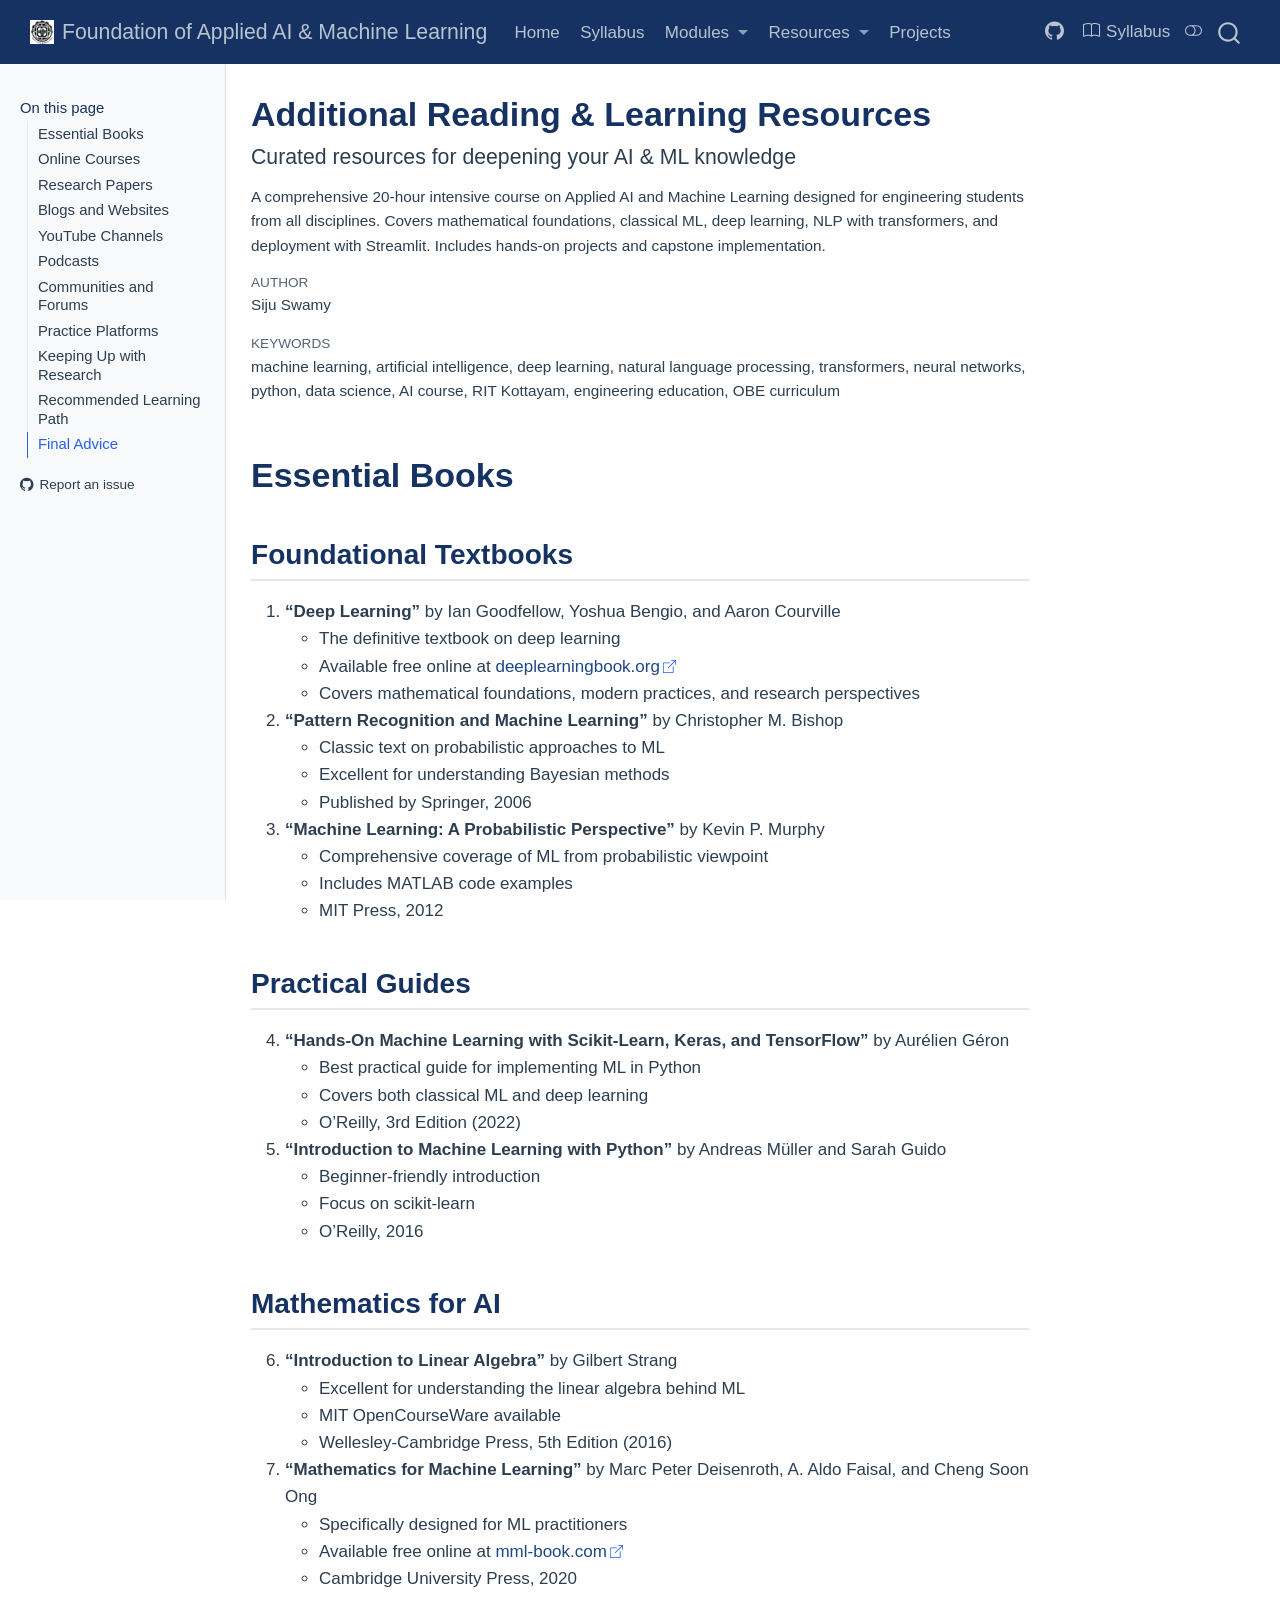
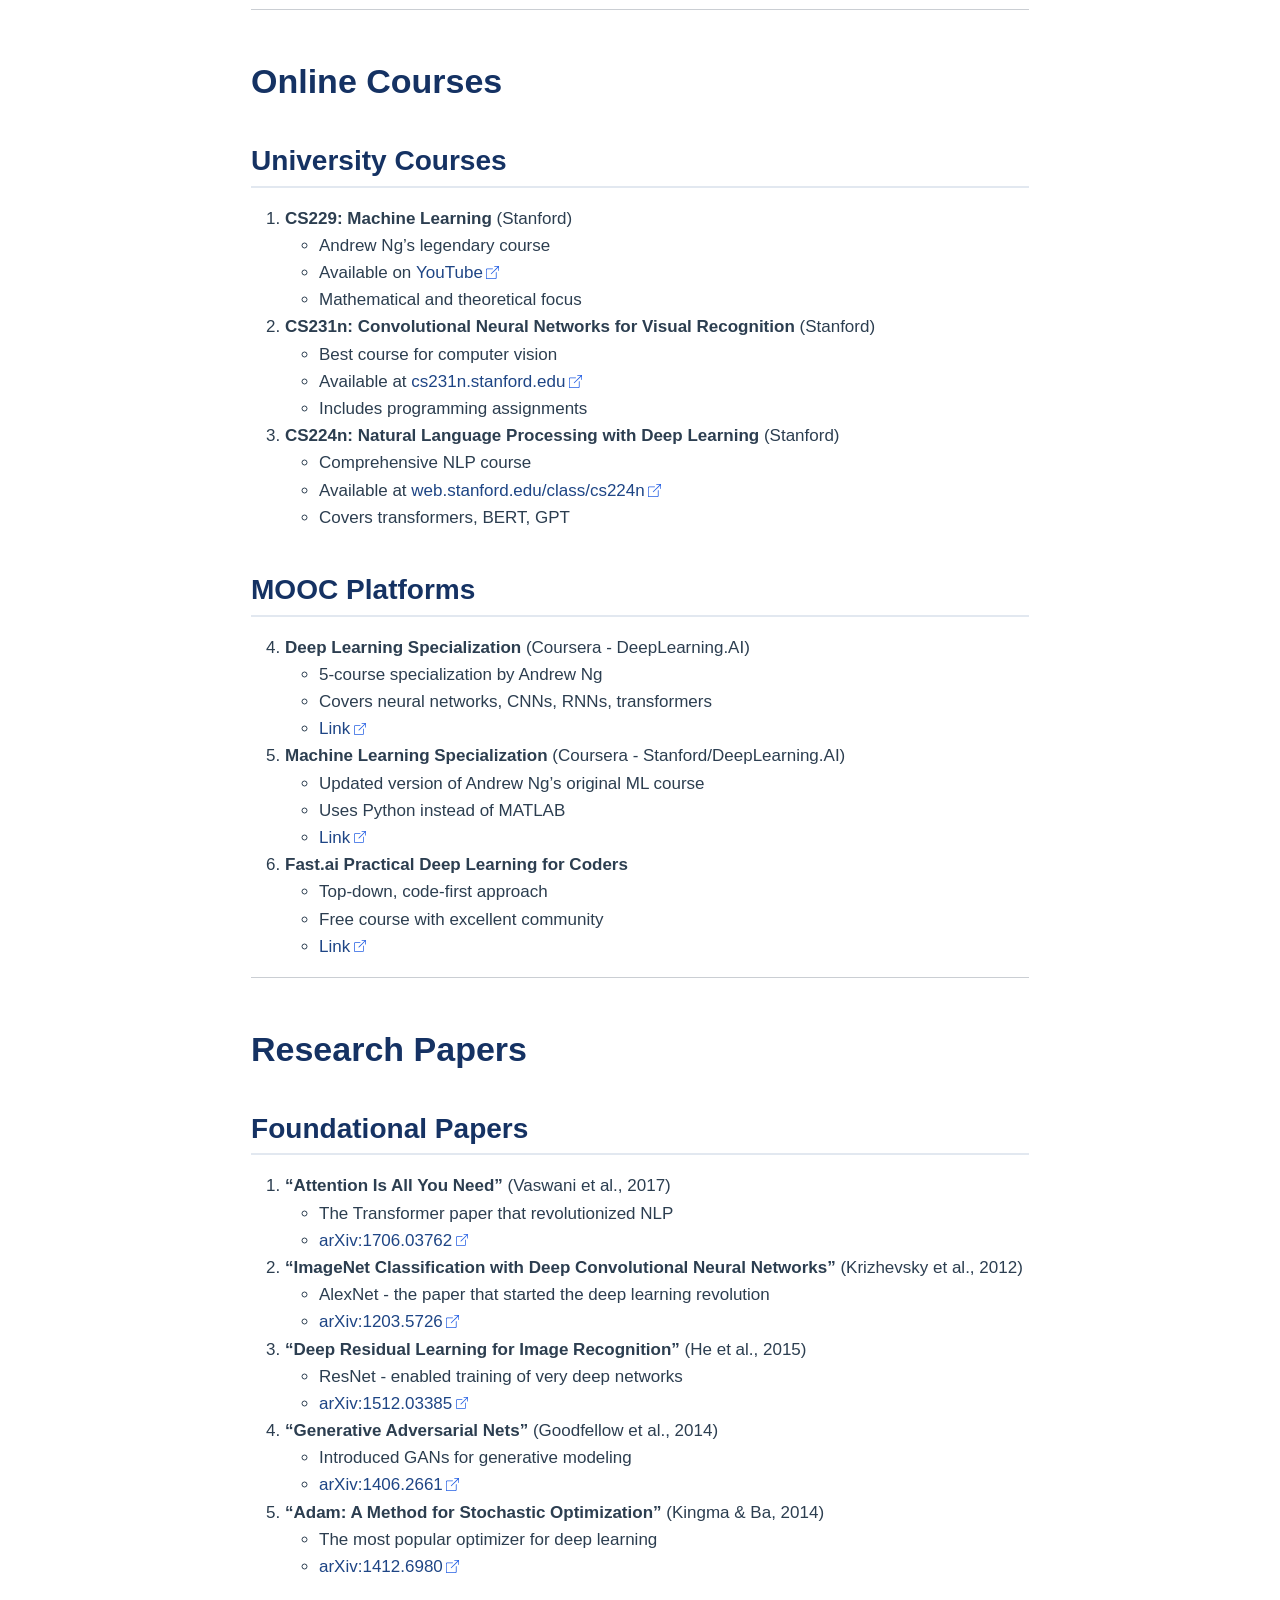
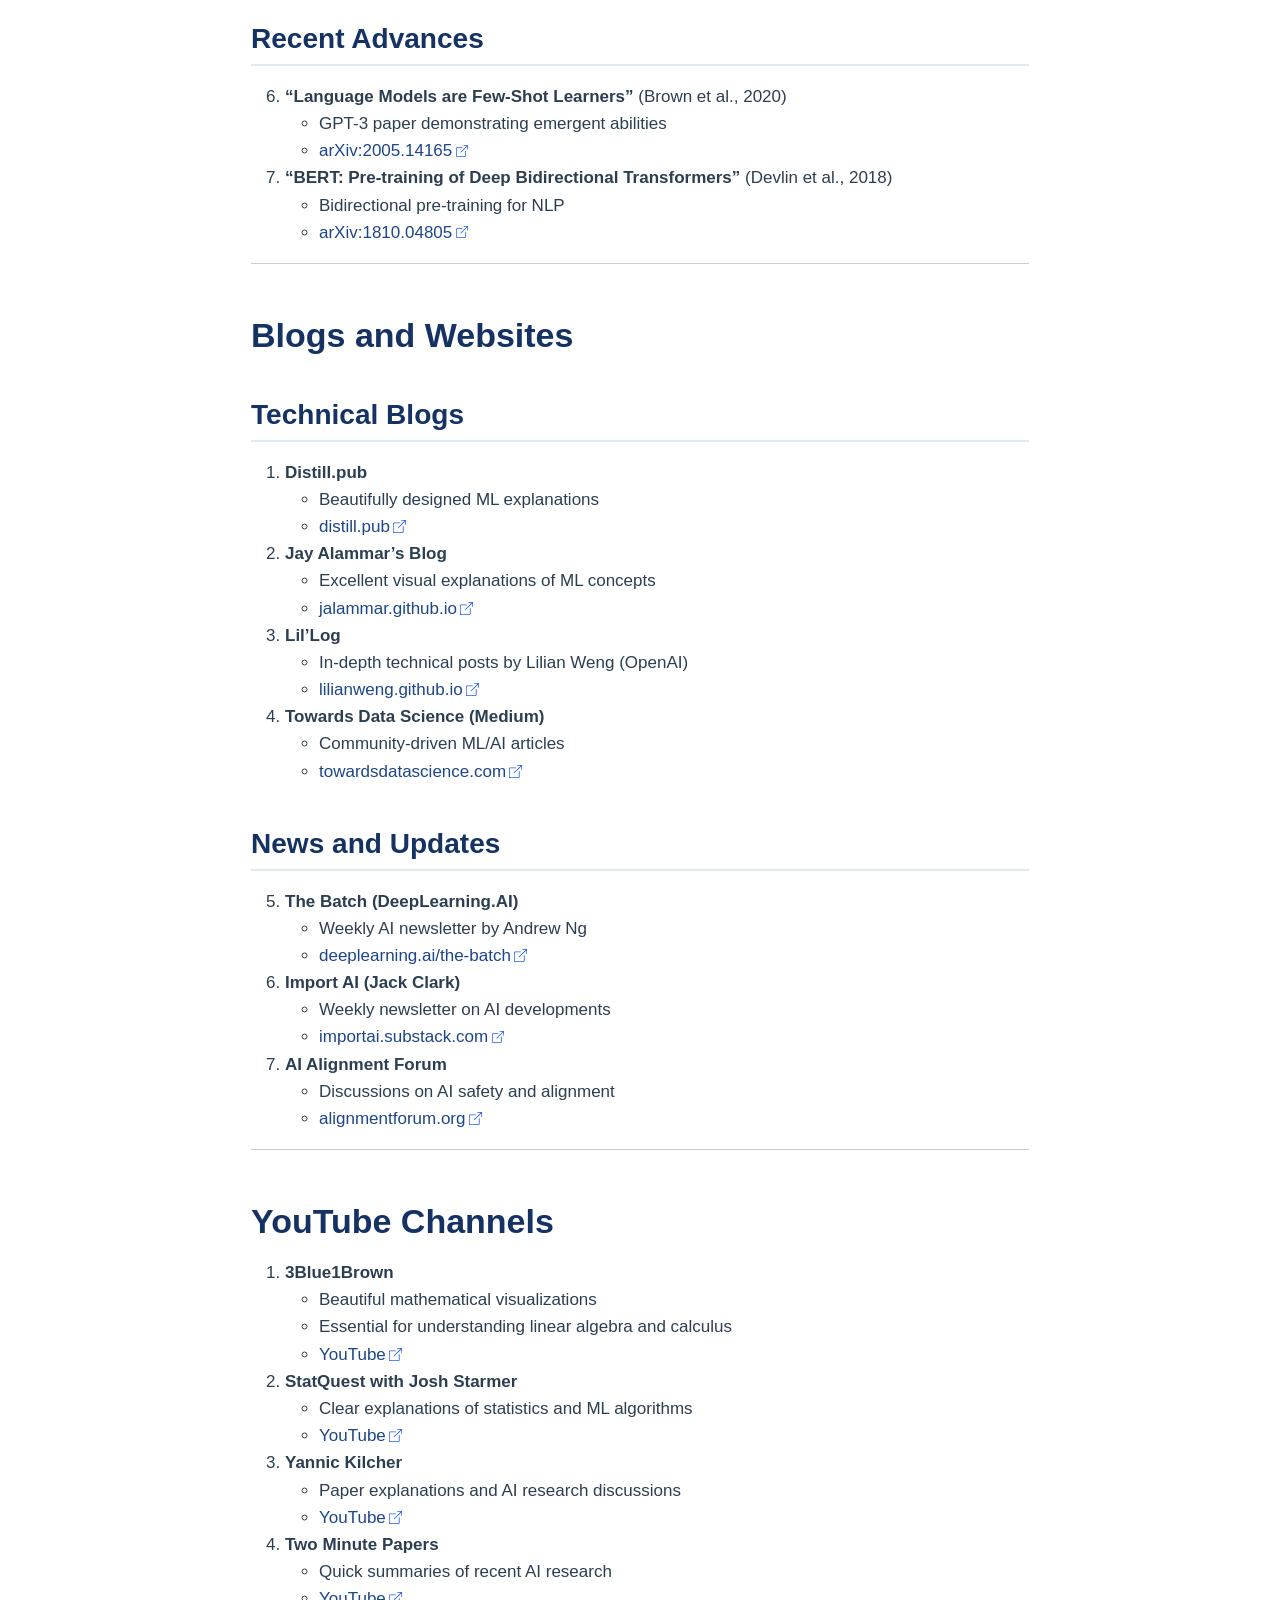
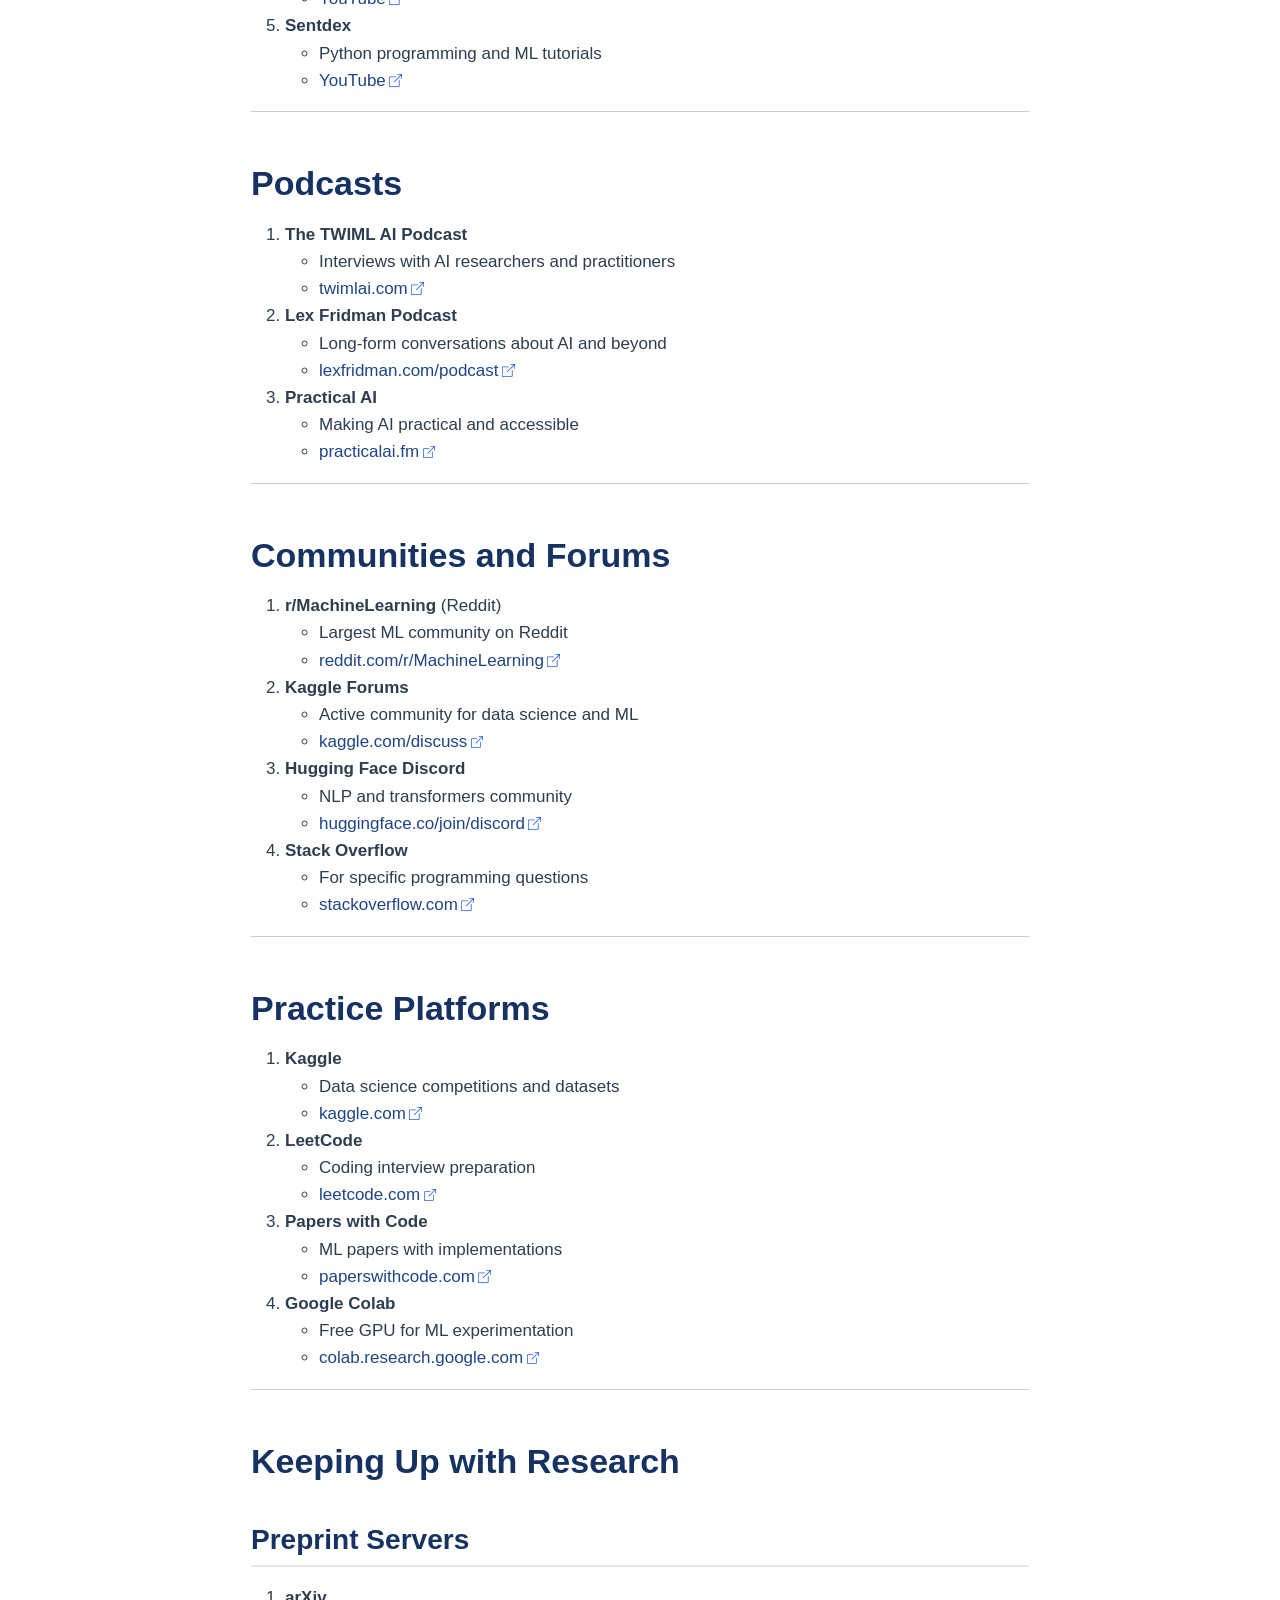
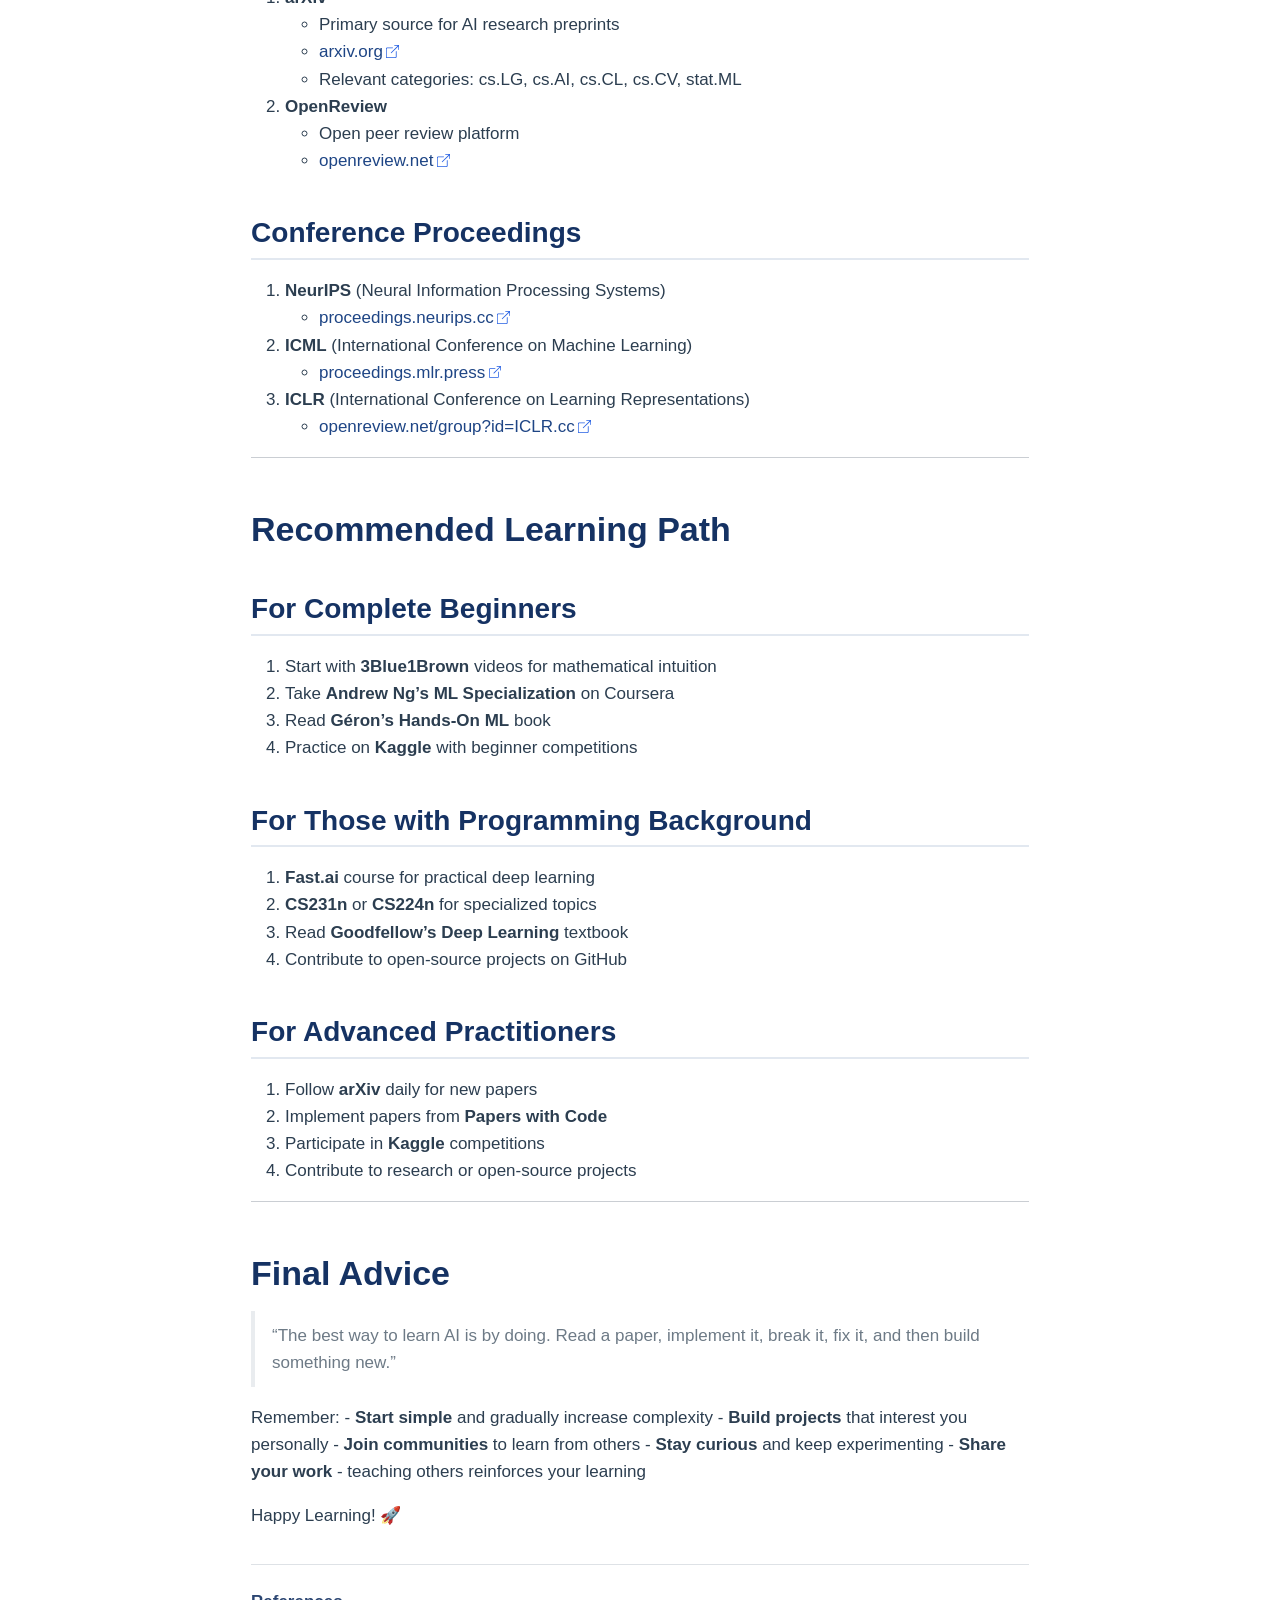
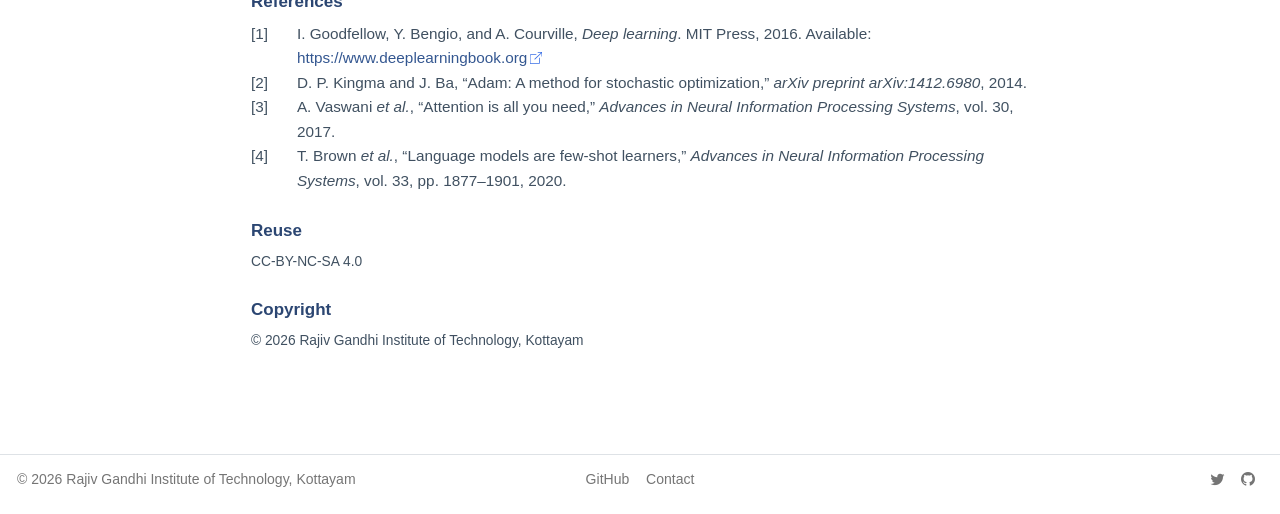
<file: docs/resources/reading-list.html>
<!DOCTYPE html>
<html xmlns="http://www.w3.org/1999/xhtml" lang="en" xml:lang="en"><head>

<meta charset="utf-8">
<meta name="generator" content="quarto-1.7.31">

<meta name="viewport" content="width=device-width, initial-scale=1.0, user-scalable=yes">

<meta name="author" content="Siju Swamy">
<meta name="keywords" content="machine learning, artificial intelligence, deep learning, natural language processing, transformers, neural networks, python, data science, AI course, RIT Kottayam, engineering education, OBE curriculum">
<meta name="description" content="A comprehensive 20-hour intensive course on Applied AI and Machine Learning designed for engineering students from all disciplines. Covers mathematical foundations, classical ML, deep learning, NLP with transformers, and deployment with Streamlit. Includes hands-on projects and capstone implementation.">

<title>Additional Reading &amp; Learning Resources – Foundation of Applied AI &amp; Machine Learning</title>
<style>
code{white-space: pre-wrap;}
span.smallcaps{font-variant: small-caps;}
div.columns{display: flex; gap: min(4vw, 1.5em);}
div.column{flex: auto; overflow-x: auto;}
div.hanging-indent{margin-left: 1.5em; text-indent: -1.5em;}
ul.task-list{list-style: none;}
ul.task-list li input[type="checkbox"] {
  width: 0.8em;
  margin: 0 0.8em 0.2em -1em; /* quarto-specific, see https://github.com/quarto-dev/quarto-cli/issues/4556 */ 
  vertical-align: middle;
}
/* CSS for citations */
div.csl-bib-body { }
div.csl-entry {
  clear: both;
  margin-bottom: 0em;
}
.hanging-indent div.csl-entry {
  margin-left:2em;
  text-indent:-2em;
}
div.csl-left-margin {
  min-width:2em;
  float:left;
}
div.csl-right-inline {
  margin-left:2em;
  padding-left:1em;
}
div.csl-indent {
  margin-left: 2em;
}</style>


<script src="../site_libs/quarto-nav/quarto-nav.js"></script>
<script src="../site_libs/quarto-nav/headroom.min.js"></script>
<script src="../site_libs/clipboard/clipboard.min.js"></script>
<script src="../site_libs/quarto-search/autocomplete.umd.js"></script>
<script src="../site_libs/quarto-search/fuse.min.js"></script>
<script src="../site_libs/quarto-search/quarto-search.js"></script>
<meta name="quarto:offset" content="../">
<script src="../site_libs/quarto-html/quarto.js" type="module"></script>
<script src="../site_libs/quarto-html/tabsets/tabsets.js" type="module"></script>
<script src="../site_libs/quarto-html/popper.min.js"></script>
<script src="../site_libs/quarto-html/tippy.umd.min.js"></script>
<script src="../site_libs/quarto-html/anchor.min.js"></script>
<link href="../site_libs/quarto-html/tippy.css" rel="stylesheet">
<link href="../site_libs/quarto-html/quarto-syntax-highlighting-e1a5c8363afafaef2c763b6775fbf3ca.css" rel="stylesheet" class="quarto-color-scheme" id="quarto-text-highlighting-styles">
<link href="../site_libs/quarto-html/quarto-syntax-highlighting-dark-8ef56b68f8fa1e9d2ba328e99e439f80.css" rel="stylesheet" class="quarto-color-scheme quarto-color-alternate" id="quarto-text-highlighting-styles">
<link href="../site_libs/quarto-html/quarto-syntax-highlighting-e1a5c8363afafaef2c763b6775fbf3ca.css" rel="stylesheet" class="quarto-color-scheme-extra" id="quarto-text-highlighting-styles">
<script src="../site_libs/bootstrap/bootstrap.min.js"></script>
<link href="../site_libs/bootstrap/bootstrap-icons.css" rel="stylesheet">
<link href="../site_libs/bootstrap/bootstrap-1cf875210b1cc0385a316f3732c8c7cf.min.css" rel="stylesheet" append-hash="true" class="quarto-color-scheme" id="quarto-bootstrap" data-mode="light">
<link href="../site_libs/bootstrap/bootstrap-dark-2e0ed1ca80c5c685af2d94f60bb36e78.min.css" rel="stylesheet" append-hash="true" class="quarto-color-scheme quarto-color-alternate" id="quarto-bootstrap" data-mode="dark">
<link href="../site_libs/bootstrap/bootstrap-1cf875210b1cc0385a316f3732c8c7cf.min.css" rel="stylesheet" append-hash="true" class="quarto-color-scheme-extra" id="quarto-bootstrap" data-mode="light">
<script id="quarto-search-options" type="application/json">{
  "location": "navbar",
  "copy-button": true,
  "collapse-after": 3,
  "panel-placement": "end",
  "type": "overlay",
  "limit": 50,
  "keyboard-shortcut": [
    "f",
    "/",
    "s"
  ],
  "language": {
    "search-no-results-text": "No results",
    "search-matching-documents-text": "matching documents",
    "search-copy-link-title": "Copy link to search",
    "search-hide-matches-text": "Hide additional matches",
    "search-more-match-text": "more match in this document",
    "search-more-matches-text": "more matches in this document",
    "search-clear-button-title": "Clear",
    "search-text-placeholder": "",
    "search-detached-cancel-button-title": "Cancel",
    "search-submit-button-title": "Submit",
    "search-label": "Search"
  }
}</script>


<link rel="stylesheet" href="../styles.css">
<meta property="og:title" content="Foundation of Applied AI &amp; Machine Learning">
<meta property="og:description" content="Comprehensive AI/ML course for engineering students">
<meta property="og:image" content="https://sijuswamyresearch.github.io/rit-ai-course/resources/images/course-banner.png">
<meta property="og:site_name" content="Foundation of Applied AI &amp; Machine Learning">
<meta name="twitter:title" content="Additional Reading &amp; Learning Resources – Foundation of Applied AI &amp; Machine Learning">
<meta name="twitter:description" content="A comprehensive 20-hour intensive course on Applied AI and Machine Learning designed for engineering students from all disciplines. Covers mathematical foundations, classical ML, deep learning, NLP with transformers, and deployment with Streamlit. Includes hands-on projects and capstone implementation.">
<meta name="twitter:image" content="https://sijuswamyresearch.github.io/rit-ai-course/resources/images/course-banner.png">
<meta name="twitter:card" content="summary_large_image">
</head>

<body class="docked nav-fixed quarto-light"><script id="quarto-html-before-body" type="application/javascript">
    const toggleBodyColorMode = (bsSheetEl) => {
      const mode = bsSheetEl.getAttribute("data-mode");
      const bodyEl = window.document.querySelector("body");
      if (mode === "dark") {
        bodyEl.classList.add("quarto-dark");
        bodyEl.classList.remove("quarto-light");
      } else {
        bodyEl.classList.add("quarto-light");
        bodyEl.classList.remove("quarto-dark");
      }
    }
    const toggleBodyColorPrimary = () => {
      const bsSheetEl = window.document.querySelector("link#quarto-bootstrap:not([rel=disabled-stylesheet])");
      if (bsSheetEl) {
        toggleBodyColorMode(bsSheetEl);
      }
    }
    const setColorSchemeToggle = (alternate) => {
      const toggles = window.document.querySelectorAll('.quarto-color-scheme-toggle');
      for (let i=0; i < toggles.length; i++) {
        const toggle = toggles[i];
        if (toggle) {
          if (alternate) {
            toggle.classList.add("alternate");
          } else {
            toggle.classList.remove("alternate");
          }
        }
      }
    };
    const toggleColorMode = (alternate) => {
      // Switch the stylesheets
      const primaryStylesheets = window.document.querySelectorAll('link.quarto-color-scheme:not(.quarto-color-alternate)');
      const alternateStylesheets = window.document.querySelectorAll('link.quarto-color-scheme.quarto-color-alternate');
      manageTransitions('#quarto-margin-sidebar .nav-link', false);
      if (alternate) {
        // note: dark is layered on light, we don't disable primary!
        enableStylesheet(alternateStylesheets);
        for (const sheetNode of alternateStylesheets) {
          if (sheetNode.id === "quarto-bootstrap") {
            toggleBodyColorMode(sheetNode);
          }
        }
      } else {
        disableStylesheet(alternateStylesheets);
        enableStylesheet(primaryStylesheets)
        toggleBodyColorPrimary();
      }
      manageTransitions('#quarto-margin-sidebar .nav-link', true);
      // Switch the toggles
      setColorSchemeToggle(alternate)
      // Hack to workaround the fact that safari doesn't
      // properly recolor the scrollbar when toggling (#1455)
      if (navigator.userAgent.indexOf('Safari') > 0 && navigator.userAgent.indexOf('Chrome') == -1) {
        manageTransitions("body", false);
        window.scrollTo(0, 1);
        setTimeout(() => {
          window.scrollTo(0, 0);
          manageTransitions("body", true);
        }, 40);
      }
    }
    const disableStylesheet = (stylesheets) => {
      for (let i=0; i < stylesheets.length; i++) {
        const stylesheet = stylesheets[i];
        stylesheet.rel = 'disabled-stylesheet';
      }
    }
    const enableStylesheet = (stylesheets) => {
      for (let i=0; i < stylesheets.length; i++) {
        const stylesheet = stylesheets[i];
        if(stylesheet.rel !== 'stylesheet') { // for Chrome, which will still FOUC without this check
          stylesheet.rel = 'stylesheet';
        }
      }
    }
    const manageTransitions = (selector, allowTransitions) => {
      const els = window.document.querySelectorAll(selector);
      for (let i=0; i < els.length; i++) {
        const el = els[i];
        if (allowTransitions) {
          el.classList.remove('notransition');
        } else {
          el.classList.add('notransition');
        }
      }
    }
    const isFileUrl = () => {
      return window.location.protocol === 'file:';
    }
    const hasAlternateSentinel = () => {
      let styleSentinel = getColorSchemeSentinel();
      if (styleSentinel !== null) {
        return styleSentinel === "alternate";
      } else {
        return false;
      }
    }
    const setStyleSentinel = (alternate) => {
      const value = alternate ? "alternate" : "default";
      if (!isFileUrl()) {
        window.localStorage.setItem("quarto-color-scheme", value);
      } else {
        localAlternateSentinel = value;
      }
    }
    const getColorSchemeSentinel = () => {
      if (!isFileUrl()) {
        const storageValue = window.localStorage.getItem("quarto-color-scheme");
        return storageValue != null ? storageValue : localAlternateSentinel;
      } else {
        return localAlternateSentinel;
      }
    }
    const toggleGiscusIfUsed = (isAlternate, darkModeDefault) => {
      const baseTheme = document.querySelector('#giscus-base-theme')?.value ?? 'light';
      const alternateTheme = document.querySelector('#giscus-alt-theme')?.value ?? 'dark';
      let newTheme = '';
      if(authorPrefersDark) {
        newTheme = isAlternate ? baseTheme : alternateTheme;
      } else {
        newTheme = isAlternate ? alternateTheme : baseTheme;
      }
      const changeGiscusTheme = () => {
        // From: https://github.com/giscus/giscus/issues/336
        const sendMessage = (message) => {
          const iframe = document.querySelector('iframe.giscus-frame');
          if (!iframe) return;
          iframe.contentWindow.postMessage({ giscus: message }, 'https://giscus.app');
        }
        sendMessage({
          setConfig: {
            theme: newTheme
          }
        });
      }
      const isGiscussLoaded = window.document.querySelector('iframe.giscus-frame') !== null;
      if (isGiscussLoaded) {
        changeGiscusTheme();
      }
    };
    const authorPrefersDark = false;
    const darkModeDefault = authorPrefersDark;
      document.querySelector('link#quarto-text-highlighting-styles.quarto-color-scheme-extra').rel = 'disabled-stylesheet';
      document.querySelector('link#quarto-bootstrap.quarto-color-scheme-extra').rel = 'disabled-stylesheet';
    let localAlternateSentinel = darkModeDefault ? 'alternate' : 'default';
    // Dark / light mode switch
    window.quartoToggleColorScheme = () => {
      // Read the current dark / light value
      let toAlternate = !hasAlternateSentinel();
      toggleColorMode(toAlternate);
      setStyleSentinel(toAlternate);
      toggleGiscusIfUsed(toAlternate, darkModeDefault);
      window.dispatchEvent(new Event('resize'));
    };
    // Switch to dark mode if need be
    if (hasAlternateSentinel()) {
      toggleColorMode(true);
    } else {
      toggleColorMode(false);
    }
  </script>

<div id="quarto-search-results"></div>
  <header id="quarto-header" class="headroom fixed-top">
    <nav class="navbar navbar-expand-lg " data-bs-theme="dark">
      <div class="navbar-container container-fluid">
      <div class="navbar-brand-container mx-auto">
    <a href="../index.html" class="navbar-brand navbar-brand-logo">
    <img src="../images/rit-logo.png" alt="RIT Kottayam Logo" class="navbar-logo">
    </a>
    <a class="navbar-brand" href="../index.html">
    <span class="navbar-title">Foundation of Applied AI &amp; Machine Learning</span>
    </a>
  </div>
            <div id="quarto-search" class="" title="Search"></div>
          <button class="navbar-toggler" type="button" data-bs-toggle="collapse" data-bs-target="#navbarCollapse" aria-controls="navbarCollapse" role="menu" aria-expanded="false" aria-label="Toggle navigation" onclick="if (window.quartoToggleHeadroom) { window.quartoToggleHeadroom(); }">
  <span class="navbar-toggler-icon"></span>
</button>
          <div class="collapse navbar-collapse" id="navbarCollapse">
            <ul class="navbar-nav navbar-nav-scroll me-auto">
  <li class="nav-item">
    <a class="nav-link" href="../index.html"> 
<span class="menu-text">Home</span></a>
  </li>  
  <li class="nav-item">
    <a class="nav-link" href="../syllabus.html"> 
<span class="menu-text">Syllabus</span></a>
  </li>  
  <li class="nav-item dropdown ">
    <a class="nav-link dropdown-toggle" href="#" id="nav-menu-modules" role="link" data-bs-toggle="dropdown" aria-expanded="false">
 <span class="menu-text">Modules</span>
    </a>
    <ul class="dropdown-menu" aria-labelledby="nav-menu-modules">    
        <li>
    <a class="dropdown-item" href="../modules/module1_math.html">
 <span class="dropdown-text">Module 1: Mathematical Foundations</span></a>
  </li>  
        <li>
    <a class="dropdown-item" href="../modules/module2_ml.html">
 <span class="dropdown-text">Module 2: Classical Machine Learning</span></a>
  </li>  
        <li>
    <a class="dropdown-item" href="../modules/module3_dl.html">
 <span class="dropdown-text">Module 3: Deep Learning</span></a>
  </li>  
        <li>
    <a class="dropdown-item" href="../modules/module4_nlp.html">
 <span class="dropdown-text">Module 4: NLP &amp; Generative AI</span></a>
  </li>  
        <li>
    <a class="dropdown-item" href="../modules/module5_deploy.html">
 <span class="dropdown-text">Module 5: Capstone &amp; Deployment</span></a>
  </li>  
    </ul>
  </li>
  <li class="nav-item dropdown ">
    <a class="nav-link dropdown-toggle" href="#" id="nav-menu-resources" role="link" data-bs-toggle="dropdown" aria-expanded="false">
 <span class="menu-text">Resources</span>
    </a>
    <ul class="dropdown-menu" aria-labelledby="nav-menu-resources">    
        <li>
    <a class="dropdown-item" href="../modules/references.bib">
 <span class="dropdown-text">References</span></a>
  </li>  
        <li>
    <a class="dropdown-item" href="../resources/reading-list.html">
 <span class="dropdown-text">Additional Reading</span></a>
  </li>  
        <li>
    <a class="dropdown-item" href="../resources/tools.html">
 <span class="dropdown-text">Tools &amp; Software</span></a>
  </li>  
    </ul>
  </li>
  <li class="nav-item">
    <a class="nav-link" href="../assessments/project_guide.html"> 
<span class="menu-text">Projects</span></a>
  </li>  
</ul>
            <ul class="navbar-nav navbar-nav-scroll ms-auto">
  <li class="nav-item compact">
    <a class="nav-link" href="https://github.com/sijuswamyresearch/rit-ai-course"> <i class="bi bi-github" role="img" aria-label="GitHub Repository">
</i> 
<span class="menu-text"></span></a>
  </li>  
  <li class="nav-item">
    <a class="nav-link" href="../syllabus.html"> <i class="bi bi-book" role="img">
</i> 
<span class="menu-text">Syllabus</span></a>
  </li>  
</ul>
          </div> <!-- /navcollapse -->
            <div class="quarto-navbar-tools">
  <a href="" class="quarto-color-scheme-toggle quarto-navigation-tool  px-1" onclick="window.quartoToggleColorScheme(); return false;" title="Toggle dark mode"><i class="bi"></i></a>
</div>
      </div> <!-- /container-fluid -->
    </nav>
</header>
<!-- content -->
<div id="quarto-content" class="quarto-container page-columns page-rows-contents page-layout-article page-navbar">
<!-- sidebar -->
  <nav id="quarto-sidebar" class="sidebar collapse collapse-horizontal quarto-sidebar-collapse-item sidebar-navigation docked overflow-auto">
    <nav id="TOC" role="doc-toc" class="toc-active">
    <h2 id="toc-title">On this page</h2>
   
  <ul>
  <li><a href="#essential-books" id="toc-essential-books" class="nav-link active" data-scroll-target="#essential-books">Essential Books</a>
  <ul class="collapse">
  <li><a href="#foundational-textbooks" id="toc-foundational-textbooks" class="nav-link" data-scroll-target="#foundational-textbooks">Foundational Textbooks</a></li>
  <li><a href="#practical-guides" id="toc-practical-guides" class="nav-link" data-scroll-target="#practical-guides">Practical Guides</a></li>
  <li><a href="#mathematics-for-ai" id="toc-mathematics-for-ai" class="nav-link" data-scroll-target="#mathematics-for-ai">Mathematics for AI</a></li>
  </ul></li>
  <li><a href="#online-courses" id="toc-online-courses" class="nav-link" data-scroll-target="#online-courses">Online Courses</a>
  <ul class="collapse">
  <li><a href="#university-courses" id="toc-university-courses" class="nav-link" data-scroll-target="#university-courses">University Courses</a></li>
  <li><a href="#mooc-platforms" id="toc-mooc-platforms" class="nav-link" data-scroll-target="#mooc-platforms">MOOC Platforms</a></li>
  </ul></li>
  <li><a href="#research-papers" id="toc-research-papers" class="nav-link" data-scroll-target="#research-papers">Research Papers</a>
  <ul class="collapse">
  <li><a href="#foundational-papers" id="toc-foundational-papers" class="nav-link" data-scroll-target="#foundational-papers">Foundational Papers</a></li>
  <li><a href="#recent-advances" id="toc-recent-advances" class="nav-link" data-scroll-target="#recent-advances">Recent Advances</a></li>
  </ul></li>
  <li><a href="#blogs-and-websites" id="toc-blogs-and-websites" class="nav-link" data-scroll-target="#blogs-and-websites">Blogs and Websites</a>
  <ul class="collapse">
  <li><a href="#technical-blogs" id="toc-technical-blogs" class="nav-link" data-scroll-target="#technical-blogs">Technical Blogs</a></li>
  <li><a href="#news-and-updates" id="toc-news-and-updates" class="nav-link" data-scroll-target="#news-and-updates">News and Updates</a></li>
  </ul></li>
  <li><a href="#youtube-channels" id="toc-youtube-channels" class="nav-link" data-scroll-target="#youtube-channels">YouTube Channels</a></li>
  <li><a href="#podcasts" id="toc-podcasts" class="nav-link" data-scroll-target="#podcasts">Podcasts</a></li>
  <li><a href="#communities-and-forums" id="toc-communities-and-forums" class="nav-link" data-scroll-target="#communities-and-forums">Communities and Forums</a></li>
  <li><a href="#practice-platforms" id="toc-practice-platforms" class="nav-link" data-scroll-target="#practice-platforms">Practice Platforms</a></li>
  <li><a href="#keeping-up-with-research" id="toc-keeping-up-with-research" class="nav-link" data-scroll-target="#keeping-up-with-research">Keeping Up with Research</a>
  <ul class="collapse">
  <li><a href="#preprint-servers" id="toc-preprint-servers" class="nav-link" data-scroll-target="#preprint-servers">Preprint Servers</a></li>
  <li><a href="#conference-proceedings" id="toc-conference-proceedings" class="nav-link" data-scroll-target="#conference-proceedings">Conference Proceedings</a></li>
  </ul></li>
  <li><a href="#recommended-learning-path" id="toc-recommended-learning-path" class="nav-link" data-scroll-target="#recommended-learning-path">Recommended Learning Path</a>
  <ul class="collapse">
  <li><a href="#for-complete-beginners" id="toc-for-complete-beginners" class="nav-link" data-scroll-target="#for-complete-beginners">For Complete Beginners</a></li>
  <li><a href="#for-those-with-programming-background" id="toc-for-those-with-programming-background" class="nav-link" data-scroll-target="#for-those-with-programming-background">For Those with Programming Background</a></li>
  <li><a href="#for-advanced-practitioners" id="toc-for-advanced-practitioners" class="nav-link" data-scroll-target="#for-advanced-practitioners">For Advanced Practitioners</a></li>
  </ul></li>
  <li><a href="#final-advice" id="toc-final-advice" class="nav-link" data-scroll-target="#final-advice">Final Advice</a></li>
  </ul>
<div class="toc-actions"><ul><li><a href="https://github.com/sijuswamyresearch/rit-ai-course/issues" class="toc-action"><i class="bi bi-github"></i>Report an issue</a></li></ul></div></nav>
</nav>
<div id="quarto-sidebar-glass" class="quarto-sidebar-collapse-item" data-bs-toggle="collapse" data-bs-target=".quarto-sidebar-collapse-item"></div>
<!-- margin-sidebar -->
    <div id="quarto-margin-sidebar" class="sidebar margin-sidebar zindex-bottom">
    </div>
<!-- main -->
<main class="content" id="quarto-document-content">


<header id="title-block-header" class="quarto-title-block default">
<div class="quarto-title">
<h1 class="title">Additional Reading &amp; Learning Resources</h1>
<p class="subtitle lead">Curated resources for deepening your AI &amp; ML knowledge</p>
</div>

<div>
  <div class="description">
    <p>A comprehensive 20-hour intensive course on Applied AI and Machine Learning designed for engineering students from all disciplines. Covers mathematical foundations, classical ML, deep learning, NLP with transformers, and deployment with Streamlit. Includes hands-on projects and capstone implementation.</p>
  </div>
</div>


<div class="quarto-title-meta">

    <div>
    <div class="quarto-title-meta-heading">Author</div>
    <div class="quarto-title-meta-contents">
             <p>Siju Swamy </p>
          </div>
  </div>
    
  
    
  </div>
  

<div>
  <div class="keywords">
    <div class="block-title">Keywords</div>
    <p>machine learning, artificial intelligence, deep learning, natural language processing, transformers, neural networks, python, data science, AI course, RIT Kottayam, engineering education, OBE curriculum</p>
  </div>
</div>

</header>


<section id="essential-books" class="level1">
<h1>Essential Books</h1>
<section id="foundational-textbooks" class="level2">
<h2 class="anchored" data-anchor-id="foundational-textbooks">Foundational Textbooks</h2>
<ol type="1">
<li><strong>“Deep Learning”</strong> by Ian Goodfellow, Yoshua Bengio, and Aaron Courville
<ul>
<li>The definitive textbook on deep learning</li>
<li>Available free online at <a href="https://www.deeplearningbook.org">deeplearningbook.org</a></li>
<li>Covers mathematical foundations, modern practices, and research perspectives</li>
</ul></li>
<li><strong>“Pattern Recognition and Machine Learning”</strong> by Christopher M. Bishop
<ul>
<li>Classic text on probabilistic approaches to ML</li>
<li>Excellent for understanding Bayesian methods</li>
<li>Published by Springer, 2006</li>
</ul></li>
<li><strong>“Machine Learning: A Probabilistic Perspective”</strong> by Kevin P. Murphy
<ul>
<li>Comprehensive coverage of ML from probabilistic viewpoint</li>
<li>Includes MATLAB code examples</li>
<li>MIT Press, 2012</li>
</ul></li>
</ol>
</section>
<section id="practical-guides" class="level2">
<h2 class="anchored" data-anchor-id="practical-guides">Practical Guides</h2>
<ol start="4" type="1">
<li><strong>“Hands-On Machine Learning with Scikit-Learn, Keras, and TensorFlow”</strong> by Aurélien Géron
<ul>
<li>Best practical guide for implementing ML in Python</li>
<li>Covers both classical ML and deep learning</li>
<li>O’Reilly, 3rd Edition (2022)</li>
</ul></li>
<li><strong>“Introduction to Machine Learning with Python”</strong> by Andreas Müller and Sarah Guido
<ul>
<li>Beginner-friendly introduction</li>
<li>Focus on scikit-learn</li>
<li>O’Reilly, 2016</li>
</ul></li>
</ol>
</section>
<section id="mathematics-for-ai" class="level2">
<h2 class="anchored" data-anchor-id="mathematics-for-ai">Mathematics for AI</h2>
<ol start="6" type="1">
<li><strong>“Introduction to Linear Algebra”</strong> by Gilbert Strang
<ul>
<li>Excellent for understanding the linear algebra behind ML</li>
<li>MIT OpenCourseWare available</li>
<li>Wellesley-Cambridge Press, 5th Edition (2016)</li>
</ul></li>
<li><strong>“Mathematics for Machine Learning”</strong> by Marc Peter Deisenroth, A. Aldo Faisal, and Cheng Soon Ong
<ul>
<li>Specifically designed for ML practitioners</li>
<li>Available free online at <a href="https://mml-book.com">mml-book.com</a></li>
<li>Cambridge University Press, 2020</li>
</ul></li>
</ol>
<hr>
</section>
</section>
<section id="online-courses" class="level1">
<h1>Online Courses</h1>
<section id="university-courses" class="level2">
<h2 class="anchored" data-anchor-id="university-courses">University Courses</h2>
<ol type="1">
<li><strong>CS229: Machine Learning</strong> (Stanford)
<ul>
<li>Andrew Ng’s legendary course</li>
<li>Available on <a href="https://www.youtube.com/playlist?list=PLAHHBoXZs4mU4s5GmU8U7mJ2a0Gq3X9xj">YouTube</a></li>
<li>Mathematical and theoretical focus</li>
</ul></li>
<li><strong>CS231n: Convolutional Neural Networks for Visual Recognition</strong> (Stanford)
<ul>
<li>Best course for computer vision</li>
<li>Available at <a href="http://cs231n.stanford.edu">cs231n.stanford.edu</a></li>
<li>Includes programming assignments</li>
</ul></li>
<li><strong>CS224n: Natural Language Processing with Deep Learning</strong> (Stanford)
<ul>
<li>Comprehensive NLP course</li>
<li>Available at <a href="http://web.stanford.edu/class/cs224n">web.stanford.edu/class/cs224n</a></li>
<li>Covers transformers, BERT, GPT</li>
</ul></li>
</ol>
</section>
<section id="mooc-platforms" class="level2">
<h2 class="anchored" data-anchor-id="mooc-platforms">MOOC Platforms</h2>
<ol start="4" type="1">
<li><strong>Deep Learning Specialization</strong> (Coursera - DeepLearning.AI)
<ul>
<li>5-course specialization by Andrew Ng</li>
<li>Covers neural networks, CNNs, RNNs, transformers</li>
<li><a href="https://www.coursera.org/specializations/deep-learning">Link</a></li>
</ul></li>
<li><strong>Machine Learning Specialization</strong> (Coursera - Stanford/DeepLearning.AI)
<ul>
<li>Updated version of Andrew Ng’s original ML course</li>
<li>Uses Python instead of MATLAB</li>
<li><a href="https://www.coursera.org/specializations/machine-learning-introduction">Link</a></li>
</ul></li>
<li><strong>Fast.ai Practical Deep Learning for Coders</strong>
<ul>
<li>Top-down, code-first approach</li>
<li>Free course with excellent community</li>
<li><a href="https://course.fast.ai">Link</a></li>
</ul></li>
</ol>
<hr>
</section>
</section>
<section id="research-papers" class="level1">
<h1>Research Papers</h1>
<section id="foundational-papers" class="level2">
<h2 class="anchored" data-anchor-id="foundational-papers">Foundational Papers</h2>
<ol type="1">
<li><strong>“Attention Is All You Need”</strong> (Vaswani et al., 2017)
<ul>
<li>The Transformer paper that revolutionized NLP</li>
<li><a href="https://arxiv.org/abs/1706.03762">arXiv:1706.03762</a></li>
</ul></li>
<li><strong>“ImageNet Classification with Deep Convolutional Neural Networks”</strong> (Krizhevsky et al., 2012)
<ul>
<li>AlexNet - the paper that started the deep learning revolution</li>
<li><a href="https://arxiv.org/abs/1203.5726">arXiv:1203.5726</a></li>
</ul></li>
<li><strong>“Deep Residual Learning for Image Recognition”</strong> (He et al., 2015)
<ul>
<li>ResNet - enabled training of very deep networks</li>
<li><a href="https://arxiv.org/abs/1512.03385">arXiv:1512.03385</a></li>
</ul></li>
<li><strong>“Generative Adversarial Nets”</strong> (Goodfellow et al., 2014)
<ul>
<li>Introduced GANs for generative modeling</li>
<li><a href="https://arxiv.org/abs/1406.2661">arXiv:1406.2661</a></li>
</ul></li>
<li><strong>“Adam: A Method for Stochastic Optimization”</strong> (Kingma &amp; Ba, 2014)
<ul>
<li>The most popular optimizer for deep learning</li>
<li><a href="https://arxiv.org/abs/1412.6980">arXiv:1412.6980</a></li>
</ul></li>
</ol>
</section>
<section id="recent-advances" class="level2">
<h2 class="anchored" data-anchor-id="recent-advances">Recent Advances</h2>
<ol start="6" type="1">
<li><strong>“Language Models are Few-Shot Learners”</strong> (Brown et al., 2020)
<ul>
<li>GPT-3 paper demonstrating emergent abilities</li>
<li><a href="https://arxiv.org/abs/2005.14165">arXiv:2005.14165</a></li>
</ul></li>
<li><strong>“BERT: Pre-training of Deep Bidirectional Transformers”</strong> (Devlin et al., 2018)
<ul>
<li>Bidirectional pre-training for NLP</li>
<li><a href="https://arxiv.org/abs/1810.04805">arXiv:1810.04805</a></li>
</ul></li>
</ol>
<hr>
</section>
</section>
<section id="blogs-and-websites" class="level1">
<h1>Blogs and Websites</h1>
<section id="technical-blogs" class="level2">
<h2 class="anchored" data-anchor-id="technical-blogs">Technical Blogs</h2>
<ol type="1">
<li><strong>Distill.pub</strong>
<ul>
<li>Beautifully designed ML explanations</li>
<li><a href="https://distill.pub">distill.pub</a></li>
</ul></li>
<li><strong>Jay Alammar’s Blog</strong>
<ul>
<li>Excellent visual explanations of ML concepts</li>
<li><a href="https://jalammar.github.io">jalammar.github.io</a></li>
</ul></li>
<li><strong>Lil’Log</strong>
<ul>
<li>In-depth technical posts by Lilian Weng (OpenAI)</li>
<li><a href="https://lilianweng.github.io">lilianweng.github.io</a></li>
</ul></li>
<li><strong>Towards Data Science (Medium)</strong>
<ul>
<li>Community-driven ML/AI articles</li>
<li><a href="https://towardsdatascience.com">towardsdatascience.com</a></li>
</ul></li>
</ol>
</section>
<section id="news-and-updates" class="level2">
<h2 class="anchored" data-anchor-id="news-and-updates">News and Updates</h2>
<ol start="5" type="1">
<li><strong>The Batch (DeepLearning.AI)</strong>
<ul>
<li>Weekly AI newsletter by Andrew Ng</li>
<li><a href="https://www.deeplearning.ai/the-batch">deeplearning.ai/the-batch</a></li>
</ul></li>
<li><strong>Import AI (Jack Clark)</strong>
<ul>
<li>Weekly newsletter on AI developments</li>
<li><a href="https://importai.substack.com">importai.substack.com</a></li>
</ul></li>
<li><strong>AI Alignment Forum</strong>
<ul>
<li>Discussions on AI safety and alignment</li>
<li><a href="https://www.alignmentforum.org">alignmentforum.org</a></li>
</ul></li>
</ol>
<hr>
</section>
</section>
<section id="youtube-channels" class="level1">
<h1>YouTube Channels</h1>
<ol type="1">
<li><strong>3Blue1Brown</strong>
<ul>
<li>Beautiful mathematical visualizations</li>
<li>Essential for understanding linear algebra and calculus</li>
<li><a href="https://www.youtube.com/c/3blue1brown">YouTube</a></li>
</ul></li>
<li><strong>StatQuest with Josh Starmer</strong>
<ul>
<li>Clear explanations of statistics and ML algorithms</li>
<li><a href="https://www.youtube.com/c/joshstarmer">YouTube</a></li>
</ul></li>
<li><strong>Yannic Kilcher</strong>
<ul>
<li>Paper explanations and AI research discussions</li>
<li><a href="https://www.youtube.com/c/YannicKilcher">YouTube</a></li>
</ul></li>
<li><strong>Two Minute Papers</strong>
<ul>
<li>Quick summaries of recent AI research</li>
<li><a href="https://www.youtube.com/c/KárolyZsolnai">YouTube</a></li>
</ul></li>
<li><strong>Sentdex</strong>
<ul>
<li>Python programming and ML tutorials</li>
<li><a href="https://www.youtube.com/c/sentdex">YouTube</a></li>
</ul></li>
</ol>
<hr>
</section>
<section id="podcasts" class="level1">
<h1>Podcasts</h1>
<ol type="1">
<li><strong>The TWIML AI Podcast</strong>
<ul>
<li>Interviews with AI researchers and practitioners</li>
<li><a href="https://twimlai.com">twimlai.com</a></li>
</ul></li>
<li><strong>Lex Fridman Podcast</strong>
<ul>
<li>Long-form conversations about AI and beyond</li>
<li><a href="https://lexfridman.com/podcast">lexfridman.com/podcast</a></li>
</ul></li>
<li><strong>Practical AI</strong>
<ul>
<li>Making AI practical and accessible</li>
<li><a href="https://practicalai.fm">practicalai.fm</a></li>
</ul></li>
</ol>
<hr>
</section>
<section id="communities-and-forums" class="level1">
<h1>Communities and Forums</h1>
<ol type="1">
<li><strong>r/MachineLearning</strong> (Reddit)
<ul>
<li>Largest ML community on Reddit</li>
<li><a href="https://www.reddit.com/r/MachineLearning">reddit.com/r/MachineLearning</a></li>
</ul></li>
<li><strong>Kaggle Forums</strong>
<ul>
<li>Active community for data science and ML</li>
<li><a href="https://www.kaggle.com/discuss">kaggle.com/discuss</a></li>
</ul></li>
<li><strong>Hugging Face Discord</strong>
<ul>
<li>NLP and transformers community</li>
<li><a href="https://huggingface.co/join/discord">huggingface.co/join/discord</a></li>
</ul></li>
<li><strong>Stack Overflow</strong>
<ul>
<li>For specific programming questions</li>
<li><a href="https://stackoverflow.com">stackoverflow.com</a></li>
</ul></li>
</ol>
<hr>
</section>
<section id="practice-platforms" class="level1">
<h1>Practice Platforms</h1>
<ol type="1">
<li><strong>Kaggle</strong>
<ul>
<li>Data science competitions and datasets</li>
<li><a href="https://www.kaggle.com">kaggle.com</a></li>
</ul></li>
<li><strong>LeetCode</strong>
<ul>
<li>Coding interview preparation</li>
<li><a href="https://leetcode.com">leetcode.com</a></li>
</ul></li>
<li><strong>Papers with Code</strong>
<ul>
<li>ML papers with implementations</li>
<li><a href="https://paperswithcode.com">paperswithcode.com</a></li>
</ul></li>
<li><strong>Google Colab</strong>
<ul>
<li>Free GPU for ML experimentation</li>
<li><a href="https://colab.research.google.com">colab.research.google.com</a></li>
</ul></li>
</ol>
<hr>
</section>
<section id="keeping-up-with-research" class="level1">
<h1>Keeping Up with Research</h1>
<section id="preprint-servers" class="level2">
<h2 class="anchored" data-anchor-id="preprint-servers">Preprint Servers</h2>
<ol type="1">
<li><strong>arXiv</strong>
<ul>
<li>Primary source for AI research preprints</li>
<li><a href="https://arxiv.org">arxiv.org</a></li>
<li>Relevant categories: cs.LG, cs.AI, cs.CL, cs.CV, stat.ML</li>
</ul></li>
<li><strong>OpenReview</strong>
<ul>
<li>Open peer review platform</li>
<li><a href="https://openreview.net">openreview.net</a></li>
</ul></li>
</ol>
</section>
<section id="conference-proceedings" class="level2">
<h2 class="anchored" data-anchor-id="conference-proceedings">Conference Proceedings</h2>
<ol type="1">
<li><strong>NeurIPS</strong> (Neural Information Processing Systems)
<ul>
<li><a href="https://proceedings.neurips.cc">proceedings.neurips.cc</a></li>
</ul></li>
<li><strong>ICML</strong> (International Conference on Machine Learning)
<ul>
<li><a href="https://proceedings.mlr.press">proceedings.mlr.press</a></li>
</ul></li>
<li><strong>ICLR</strong> (International Conference on Learning Representations)
<ul>
<li><a href="https://openreview.net/group?id=ICLR.cc">openreview.net/group?id=ICLR.cc</a></li>
</ul></li>
</ol>
<hr>
</section>
</section>
<section id="recommended-learning-path" class="level1">
<h1>Recommended Learning Path</h1>
<section id="for-complete-beginners" class="level2">
<h2 class="anchored" data-anchor-id="for-complete-beginners">For Complete Beginners</h2>
<ol type="1">
<li>Start with <strong>3Blue1Brown</strong> videos for mathematical intuition</li>
<li>Take <strong>Andrew Ng’s ML Specialization</strong> on Coursera</li>
<li>Read <strong>Géron’s Hands-On ML</strong> book</li>
<li>Practice on <strong>Kaggle</strong> with beginner competitions</li>
</ol>
</section>
<section id="for-those-with-programming-background" class="level2">
<h2 class="anchored" data-anchor-id="for-those-with-programming-background">For Those with Programming Background</h2>
<ol type="1">
<li><strong>Fast.ai</strong> course for practical deep learning</li>
<li><strong>CS231n</strong> or <strong>CS224n</strong> for specialized topics</li>
<li>Read <strong>Goodfellow’s Deep Learning</strong> textbook</li>
<li>Contribute to open-source projects on GitHub</li>
</ol>
</section>
<section id="for-advanced-practitioners" class="level2">
<h2 class="anchored" data-anchor-id="for-advanced-practitioners">For Advanced Practitioners</h2>
<ol type="1">
<li>Follow <strong>arXiv</strong> daily for new papers</li>
<li>Implement papers from <strong>Papers with Code</strong></li>
<li>Participate in <strong>Kaggle</strong> competitions</li>
<li>Contribute to research or open-source projects</li>
</ol>
<hr>
</section>
</section>
<section id="final-advice" class="level1">
<h1>Final Advice</h1>
<blockquote class="blockquote">
<p>“The best way to learn AI is by doing. Read a paper, implement it, break it, fix it, and then build something new.”</p>
</blockquote>
<p>Remember: - <strong>Start simple</strong> and gradually increase complexity - <strong>Build projects</strong> that interest you personally - <strong>Join communities</strong> to learn from others - <strong>Stay curious</strong> and keep experimenting - <strong>Share your work</strong> - teaching others reinforces your learning</p>
<p>Happy Learning! 🚀</p>



</section>

<a onclick="window.scrollTo(0, 0); return false;" role="button" id="quarto-back-to-top"><i class="bi bi-arrow-up"></i> Back to top</a><div id="quarto-appendix" class="default"><section class="quarto-appendix-contents" role="doc-bibliography" id="quarto-bibliography"><h2 class="anchored quarto-appendix-heading">References</h2><div id="refs" class="references csl-bib-body" data-entry-spacing="0" role="list">
<div id="ref-goodfellow2016deep" class="csl-entry" role="listitem">
<div class="csl-left-margin">[1] </div><div class="csl-right-inline">I. Goodfellow, Y. Bengio, and A. Courville, <em>Deep learning</em>. MIT Press, 2016. Available: <a href="https://www.deeplearningbook.org">https://www.deeplearningbook.org</a></div>
</div>
<div id="ref-kingma2014adam" class="csl-entry" role="listitem">
<div class="csl-left-margin">[2] </div><div class="csl-right-inline">D. P. Kingma and J. Ba, <span>“Adam: A method for stochastic optimization,”</span> <em>arXiv preprint arXiv:1412.6980</em>, 2014.</div>
</div>
<div id="ref-vaswani2017attention" class="csl-entry" role="listitem">
<div class="csl-left-margin">[3] </div><div class="csl-right-inline">A. Vaswani <em>et al.</em>, <span>“Attention is all you need,”</span> <em>Advances in Neural Information Processing Systems</em>, vol. 30, 2017.</div>
</div>
<div id="ref-brown2020language" class="csl-entry" role="listitem">
<div class="csl-left-margin">[4] </div><div class="csl-right-inline">T. Brown <em>et al.</em>, <span>“Language models are few-shot learners,”</span> <em>Advances in Neural Information Processing Systems</em>, vol. 33, pp. 1877–1901, 2020.</div>
</div>
</div></section><section class="quarto-appendix-contents" id="quarto-reuse"><h2 class="anchored quarto-appendix-heading">Reuse</h2><div class="quarto-appendix-contents"><div>CC-BY-NC-SA 4.0</div></div></section><section class="quarto-appendix-contents" id="quarto-copyright"><h2 class="anchored quarto-appendix-heading">Copyright</h2><div class="quarto-appendix-contents"><div>© 2026 Rajiv Gandhi Institute of Technology, Kottayam</div></div></section></div></main> <!-- /main -->
<script id="quarto-html-after-body" type="application/javascript">
  window.document.addEventListener("DOMContentLoaded", function (event) {
    // Ensure there is a toggle, if there isn't float one in the top right
    if (window.document.querySelector('.quarto-color-scheme-toggle') === null) {
      const a = window.document.createElement('a');
      a.classList.add('top-right');
      a.classList.add('quarto-color-scheme-toggle');
      a.href = "";
      a.onclick = function() { try { window.quartoToggleColorScheme(); } catch {} return false; };
      const i = window.document.createElement("i");
      i.classList.add('bi');
      a.appendChild(i);
      window.document.body.appendChild(a);
    }
    setColorSchemeToggle(hasAlternateSentinel())
    const icon = "";
    const anchorJS = new window.AnchorJS();
    anchorJS.options = {
      placement: 'right',
      icon: icon
    };
    anchorJS.add('.anchored');
    const isCodeAnnotation = (el) => {
      for (const clz of el.classList) {
        if (clz.startsWith('code-annotation-')) {                     
          return true;
        }
      }
      return false;
    }
    const onCopySuccess = function(e) {
      // button target
      const button = e.trigger;
      // don't keep focus
      button.blur();
      // flash "checked"
      button.classList.add('code-copy-button-checked');
      var currentTitle = button.getAttribute("title");
      button.setAttribute("title", "Copied!");
      let tooltip;
      if (window.bootstrap) {
        button.setAttribute("data-bs-toggle", "tooltip");
        button.setAttribute("data-bs-placement", "left");
        button.setAttribute("data-bs-title", "Copied!");
        tooltip = new bootstrap.Tooltip(button, 
          { trigger: "manual", 
            customClass: "code-copy-button-tooltip",
            offset: [0, -8]});
        tooltip.show();    
      }
      setTimeout(function() {
        if (tooltip) {
          tooltip.hide();
          button.removeAttribute("data-bs-title");
          button.removeAttribute("data-bs-toggle");
          button.removeAttribute("data-bs-placement");
        }
        button.setAttribute("title", currentTitle);
        button.classList.remove('code-copy-button-checked');
      }, 1000);
      // clear code selection
      e.clearSelection();
    }
    const getTextToCopy = function(trigger) {
        const codeEl = trigger.previousElementSibling.cloneNode(true);
        for (const childEl of codeEl.children) {
          if (isCodeAnnotation(childEl)) {
            childEl.remove();
          }
        }
        return codeEl.innerText;
    }
    const clipboard = new window.ClipboardJS('.code-copy-button:not([data-in-quarto-modal])', {
      text: getTextToCopy
    });
    clipboard.on('success', onCopySuccess);
    if (window.document.getElementById('quarto-embedded-source-code-modal')) {
      const clipboardModal = new window.ClipboardJS('.code-copy-button[data-in-quarto-modal]', {
        text: getTextToCopy,
        container: window.document.getElementById('quarto-embedded-source-code-modal')
      });
      clipboardModal.on('success', onCopySuccess);
    }
      var localhostRegex = new RegExp(/^(?:http|https):\/\/localhost\:?[0-9]*\//);
      var mailtoRegex = new RegExp(/^mailto:/);
        var filterRegex = new RegExp("https:\/\/sijuswamyresearch\.github\.io\/rit-ai-course");
      var isInternal = (href) => {
          return filterRegex.test(href) || localhostRegex.test(href) || mailtoRegex.test(href);
      }
      // Inspect non-navigation links and adorn them if external
     var links = window.document.querySelectorAll('a[href]:not(.nav-link):not(.navbar-brand):not(.toc-action):not(.sidebar-link):not(.sidebar-item-toggle):not(.pagination-link):not(.no-external):not([aria-hidden]):not(.dropdown-item):not(.quarto-navigation-tool):not(.about-link)');
      for (var i=0; i<links.length; i++) {
        const link = links[i];
        if (!isInternal(link.href)) {
          // undo the damage that might have been done by quarto-nav.js in the case of
          // links that we want to consider external
          if (link.dataset.originalHref !== undefined) {
            link.href = link.dataset.originalHref;
          }
            // target, if specified
            link.setAttribute("target", "_blank");
            if (link.getAttribute("rel") === null) {
              link.setAttribute("rel", "noopener");
            }
            // default icon
            link.classList.add("external");
        }
      }
    function tippyHover(el, contentFn, onTriggerFn, onUntriggerFn) {
      const config = {
        allowHTML: true,
        maxWidth: 500,
        delay: 100,
        arrow: false,
        appendTo: function(el) {
            return el.parentElement;
        },
        interactive: true,
        interactiveBorder: 10,
        theme: 'quarto',
        placement: 'bottom-start',
      };
      if (contentFn) {
        config.content = contentFn;
      }
      if (onTriggerFn) {
        config.onTrigger = onTriggerFn;
      }
      if (onUntriggerFn) {
        config.onUntrigger = onUntriggerFn;
      }
      window.tippy(el, config); 
    }
    const noterefs = window.document.querySelectorAll('a[role="doc-noteref"]');
    for (var i=0; i<noterefs.length; i++) {
      const ref = noterefs[i];
      tippyHover(ref, function() {
        // use id or data attribute instead here
        let href = ref.getAttribute('data-footnote-href') || ref.getAttribute('href');
        try { href = new URL(href).hash; } catch {}
        const id = href.replace(/^#\/?/, "");
        const note = window.document.getElementById(id);
        if (note) {
          return note.innerHTML;
        } else {
          return "";
        }
      });
    }
    const xrefs = window.document.querySelectorAll('a.quarto-xref');
    const processXRef = (id, note) => {
      // Strip column container classes
      const stripColumnClz = (el) => {
        el.classList.remove("page-full", "page-columns");
        if (el.children) {
          for (const child of el.children) {
            stripColumnClz(child);
          }
        }
      }
      stripColumnClz(note)
      if (id === null || id.startsWith('sec-')) {
        // Special case sections, only their first couple elements
        const container = document.createElement("div");
        if (note.children && note.children.length > 2) {
          container.appendChild(note.children[0].cloneNode(true));
          for (let i = 1; i < note.children.length; i++) {
            const child = note.children[i];
            if (child.tagName === "P" && child.innerText === "") {
              continue;
            } else {
              container.appendChild(child.cloneNode(true));
              break;
            }
          }
          if (window.Quarto?.typesetMath) {
            window.Quarto.typesetMath(container);
          }
          return container.innerHTML
        } else {
          if (window.Quarto?.typesetMath) {
            window.Quarto.typesetMath(note);
          }
          return note.innerHTML;
        }
      } else {
        // Remove any anchor links if they are present
        const anchorLink = note.querySelector('a.anchorjs-link');
        if (anchorLink) {
          anchorLink.remove();
        }
        if (window.Quarto?.typesetMath) {
          window.Quarto.typesetMath(note);
        }
        if (note.classList.contains("callout")) {
          return note.outerHTML;
        } else {
          return note.innerHTML;
        }
      }
    }
    for (var i=0; i<xrefs.length; i++) {
      const xref = xrefs[i];
      tippyHover(xref, undefined, function(instance) {
        instance.disable();
        let url = xref.getAttribute('href');
        let hash = undefined; 
        if (url.startsWith('#')) {
          hash = url;
        } else {
          try { hash = new URL(url).hash; } catch {}
        }
        if (hash) {
          const id = hash.replace(/^#\/?/, "");
          const note = window.document.getElementById(id);
          if (note !== null) {
            try {
              const html = processXRef(id, note.cloneNode(true));
              instance.setContent(html);
            } finally {
              instance.enable();
              instance.show();
            }
          } else {
            // See if we can fetch this
            fetch(url.split('#')[0])
            .then(res => res.text())
            .then(html => {
              const parser = new DOMParser();
              const htmlDoc = parser.parseFromString(html, "text/html");
              const note = htmlDoc.getElementById(id);
              if (note !== null) {
                const html = processXRef(id, note);
                instance.setContent(html);
              } 
            }).finally(() => {
              instance.enable();
              instance.show();
            });
          }
        } else {
          // See if we can fetch a full url (with no hash to target)
          // This is a special case and we should probably do some content thinning / targeting
          fetch(url)
          .then(res => res.text())
          .then(html => {
            const parser = new DOMParser();
            const htmlDoc = parser.parseFromString(html, "text/html");
            const note = htmlDoc.querySelector('main.content');
            if (note !== null) {
              // This should only happen for chapter cross references
              // (since there is no id in the URL)
              // remove the first header
              if (note.children.length > 0 && note.children[0].tagName === "HEADER") {
                note.children[0].remove();
              }
              const html = processXRef(null, note);
              instance.setContent(html);
            } 
          }).finally(() => {
            instance.enable();
            instance.show();
          });
        }
      }, function(instance) {
      });
    }
        let selectedAnnoteEl;
        const selectorForAnnotation = ( cell, annotation) => {
          let cellAttr = 'data-code-cell="' + cell + '"';
          let lineAttr = 'data-code-annotation="' +  annotation + '"';
          const selector = 'span[' + cellAttr + '][' + lineAttr + ']';
          return selector;
        }
        const selectCodeLines = (annoteEl) => {
          const doc = window.document;
          const targetCell = annoteEl.getAttribute("data-target-cell");
          const targetAnnotation = annoteEl.getAttribute("data-target-annotation");
          const annoteSpan = window.document.querySelector(selectorForAnnotation(targetCell, targetAnnotation));
          const lines = annoteSpan.getAttribute("data-code-lines").split(",");
          const lineIds = lines.map((line) => {
            return targetCell + "-" + line;
          })
          let top = null;
          let height = null;
          let parent = null;
          if (lineIds.length > 0) {
              //compute the position of the single el (top and bottom and make a div)
              const el = window.document.getElementById(lineIds[0]);
              top = el.offsetTop;
              height = el.offsetHeight;
              parent = el.parentElement.parentElement;
            if (lineIds.length > 1) {
              const lastEl = window.document.getElementById(lineIds[lineIds.length - 1]);
              const bottom = lastEl.offsetTop + lastEl.offsetHeight;
              height = bottom - top;
            }
            if (top !== null && height !== null && parent !== null) {
              // cook up a div (if necessary) and position it 
              let div = window.document.getElementById("code-annotation-line-highlight");
              if (div === null) {
                div = window.document.createElement("div");
                div.setAttribute("id", "code-annotation-line-highlight");
                div.style.position = 'absolute';
                parent.appendChild(div);
              }
              div.style.top = top - 2 + "px";
              div.style.height = height + 4 + "px";
              div.style.left = 0;
              let gutterDiv = window.document.getElementById("code-annotation-line-highlight-gutter");
              if (gutterDiv === null) {
                gutterDiv = window.document.createElement("div");
                gutterDiv.setAttribute("id", "code-annotation-line-highlight-gutter");
                gutterDiv.style.position = 'absolute';
                const codeCell = window.document.getElementById(targetCell);
                const gutter = codeCell.querySelector('.code-annotation-gutter');
                gutter.appendChild(gutterDiv);
              }
              gutterDiv.style.top = top - 2 + "px";
              gutterDiv.style.height = height + 4 + "px";
            }
            selectedAnnoteEl = annoteEl;
          }
        };
        const unselectCodeLines = () => {
          const elementsIds = ["code-annotation-line-highlight", "code-annotation-line-highlight-gutter"];
          elementsIds.forEach((elId) => {
            const div = window.document.getElementById(elId);
            if (div) {
              div.remove();
            }
          });
          selectedAnnoteEl = undefined;
        };
          // Handle positioning of the toggle
      window.addEventListener(
        "resize",
        throttle(() => {
          elRect = undefined;
          if (selectedAnnoteEl) {
            selectCodeLines(selectedAnnoteEl);
          }
        }, 10)
      );
      function throttle(fn, ms) {
      let throttle = false;
      let timer;
        return (...args) => {
          if(!throttle) { // first call gets through
              fn.apply(this, args);
              throttle = true;
          } else { // all the others get throttled
              if(timer) clearTimeout(timer); // cancel #2
              timer = setTimeout(() => {
                fn.apply(this, args);
                timer = throttle = false;
              }, ms);
          }
        };
      }
        // Attach click handler to the DT
        const annoteDls = window.document.querySelectorAll('dt[data-target-cell]');
        for (const annoteDlNode of annoteDls) {
          annoteDlNode.addEventListener('click', (event) => {
            const clickedEl = event.target;
            if (clickedEl !== selectedAnnoteEl) {
              unselectCodeLines();
              const activeEl = window.document.querySelector('dt[data-target-cell].code-annotation-active');
              if (activeEl) {
                activeEl.classList.remove('code-annotation-active');
              }
              selectCodeLines(clickedEl);
              clickedEl.classList.add('code-annotation-active');
            } else {
              // Unselect the line
              unselectCodeLines();
              clickedEl.classList.remove('code-annotation-active');
            }
          });
        }
    const findCites = (el) => {
      const parentEl = el.parentElement;
      if (parentEl) {
        const cites = parentEl.dataset.cites;
        if (cites) {
          return {
            el,
            cites: cites.split(' ')
          };
        } else {
          return findCites(el.parentElement)
        }
      } else {
        return undefined;
      }
    };
    var bibliorefs = window.document.querySelectorAll('a[role="doc-biblioref"]');
    for (var i=0; i<bibliorefs.length; i++) {
      const ref = bibliorefs[i];
      const citeInfo = findCites(ref);
      if (citeInfo) {
        tippyHover(citeInfo.el, function() {
          var popup = window.document.createElement('div');
          citeInfo.cites.forEach(function(cite) {
            var citeDiv = window.document.createElement('div');
            citeDiv.classList.add('hanging-indent');
            citeDiv.classList.add('csl-entry');
            var biblioDiv = window.document.getElementById('ref-' + cite);
            if (biblioDiv) {
              citeDiv.innerHTML = biblioDiv.innerHTML;
            }
            popup.appendChild(citeDiv);
          });
          return popup.innerHTML;
        });
      }
    }
  });
  </script>
</div> <!-- /content -->
<footer class="footer">
  <div class="nav-footer">
    <div class="nav-footer-left">
<p>© 2026 Rajiv Gandhi Institute of Technology, Kottayam</p>
</div>   
    <div class="nav-footer-center">
      <ul class="footer-items list-unstyled">
    <li class="nav-item">
    <a class="nav-link" href="https://github.com/sijuswamyresearch/rit-ai-course">
<p>GitHub</p>
</a>
  </li>  
    <li class="nav-item">
    <a class="nav-link" href="../sijuswamy@gmail.com">
<p>Contact</p>
</a>
  </li>  
</ul>
    <div class="toc-actions d-sm-block d-md-none"><ul><li><a href="https://github.com/sijuswamyresearch/rit-ai-course/issues" class="toc-action"><i class="bi bi-github"></i>Report an issue</a></li></ul></div></div>
    <div class="nav-footer-right">
      <ul class="footer-items list-unstyled">
    <li class="nav-item compact">
    <a class="nav-link" href="https://twitter.com/rit_kottayam">
      <i class="bi bi-twitter" role="img">
</i> 
    </a>
  </li>  
    <li class="nav-item compact">
    <a class="nav-link" href="https://github.com/sijuswamyresearch">
      <i class="bi bi-github" role="img">
</i> 
    </a>
  </li>  
</ul>
    </div>
  </div>
</footer>




</body></html>
</file>
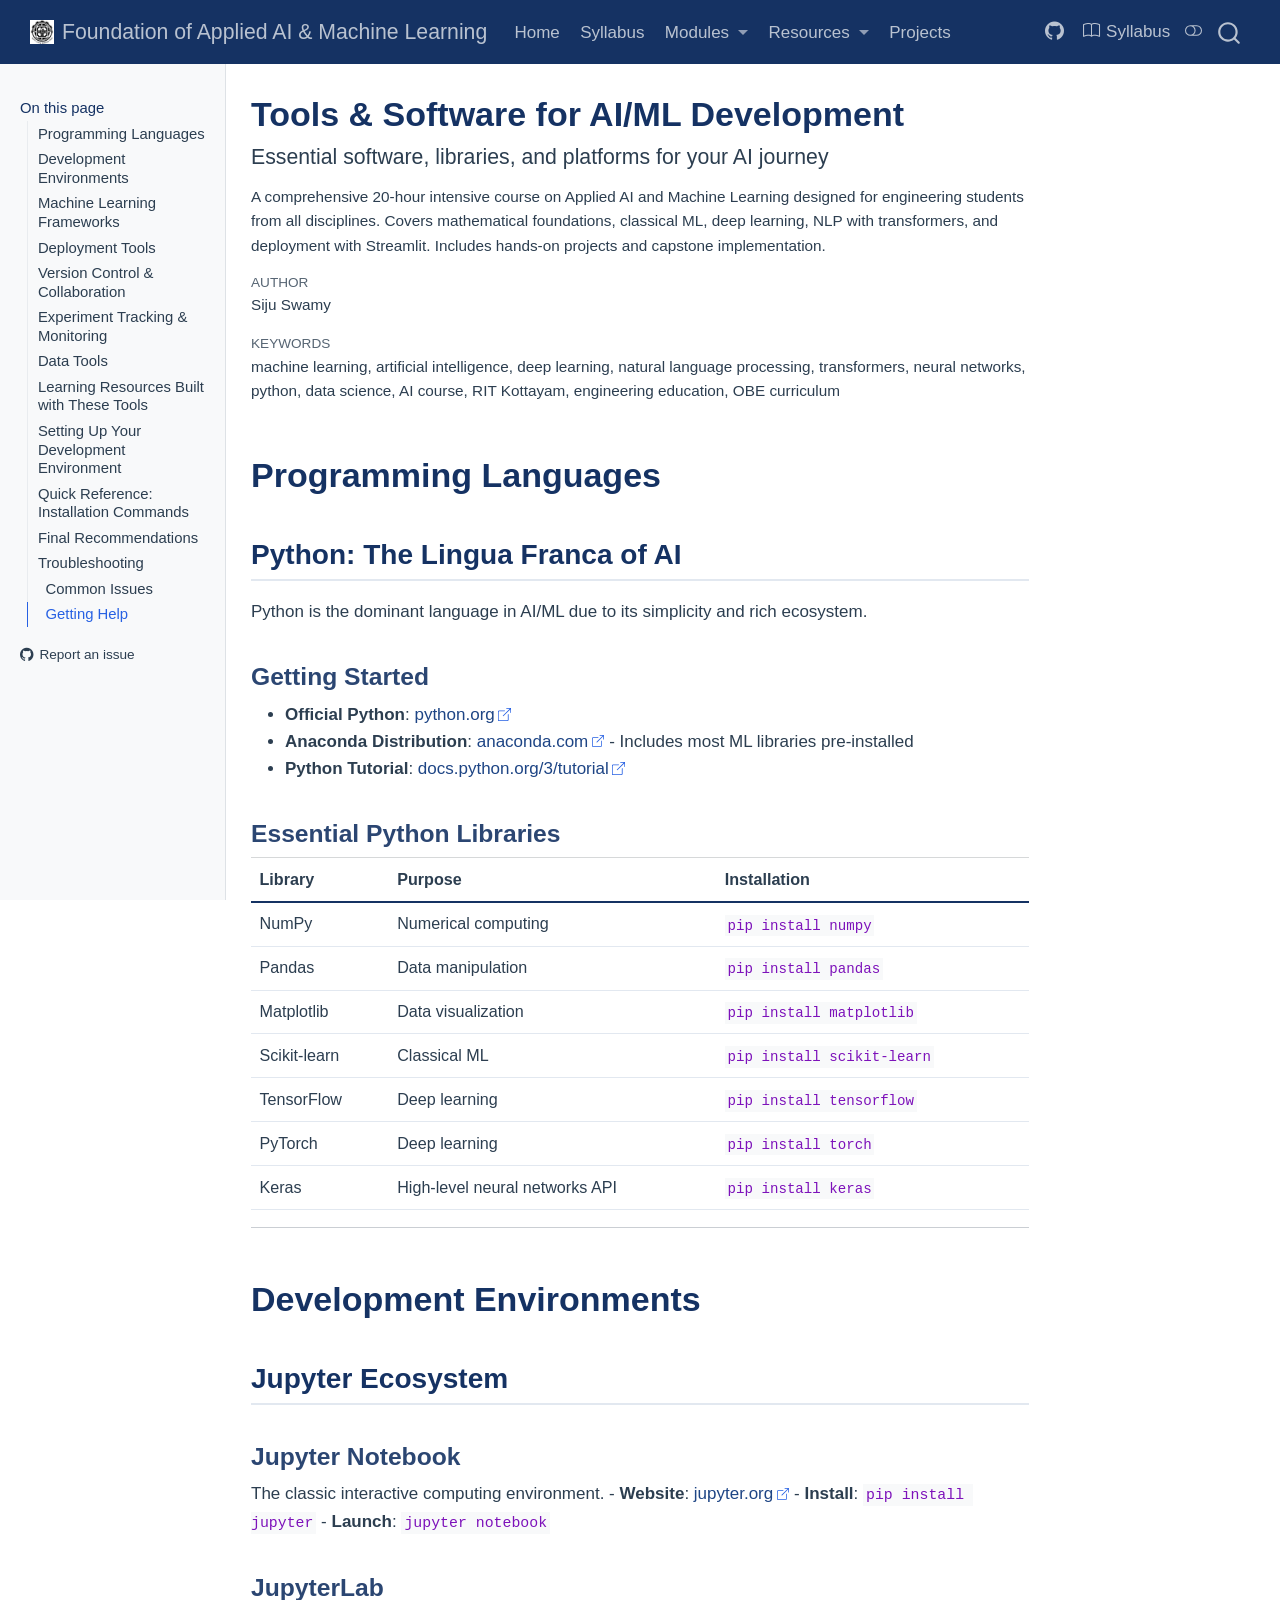
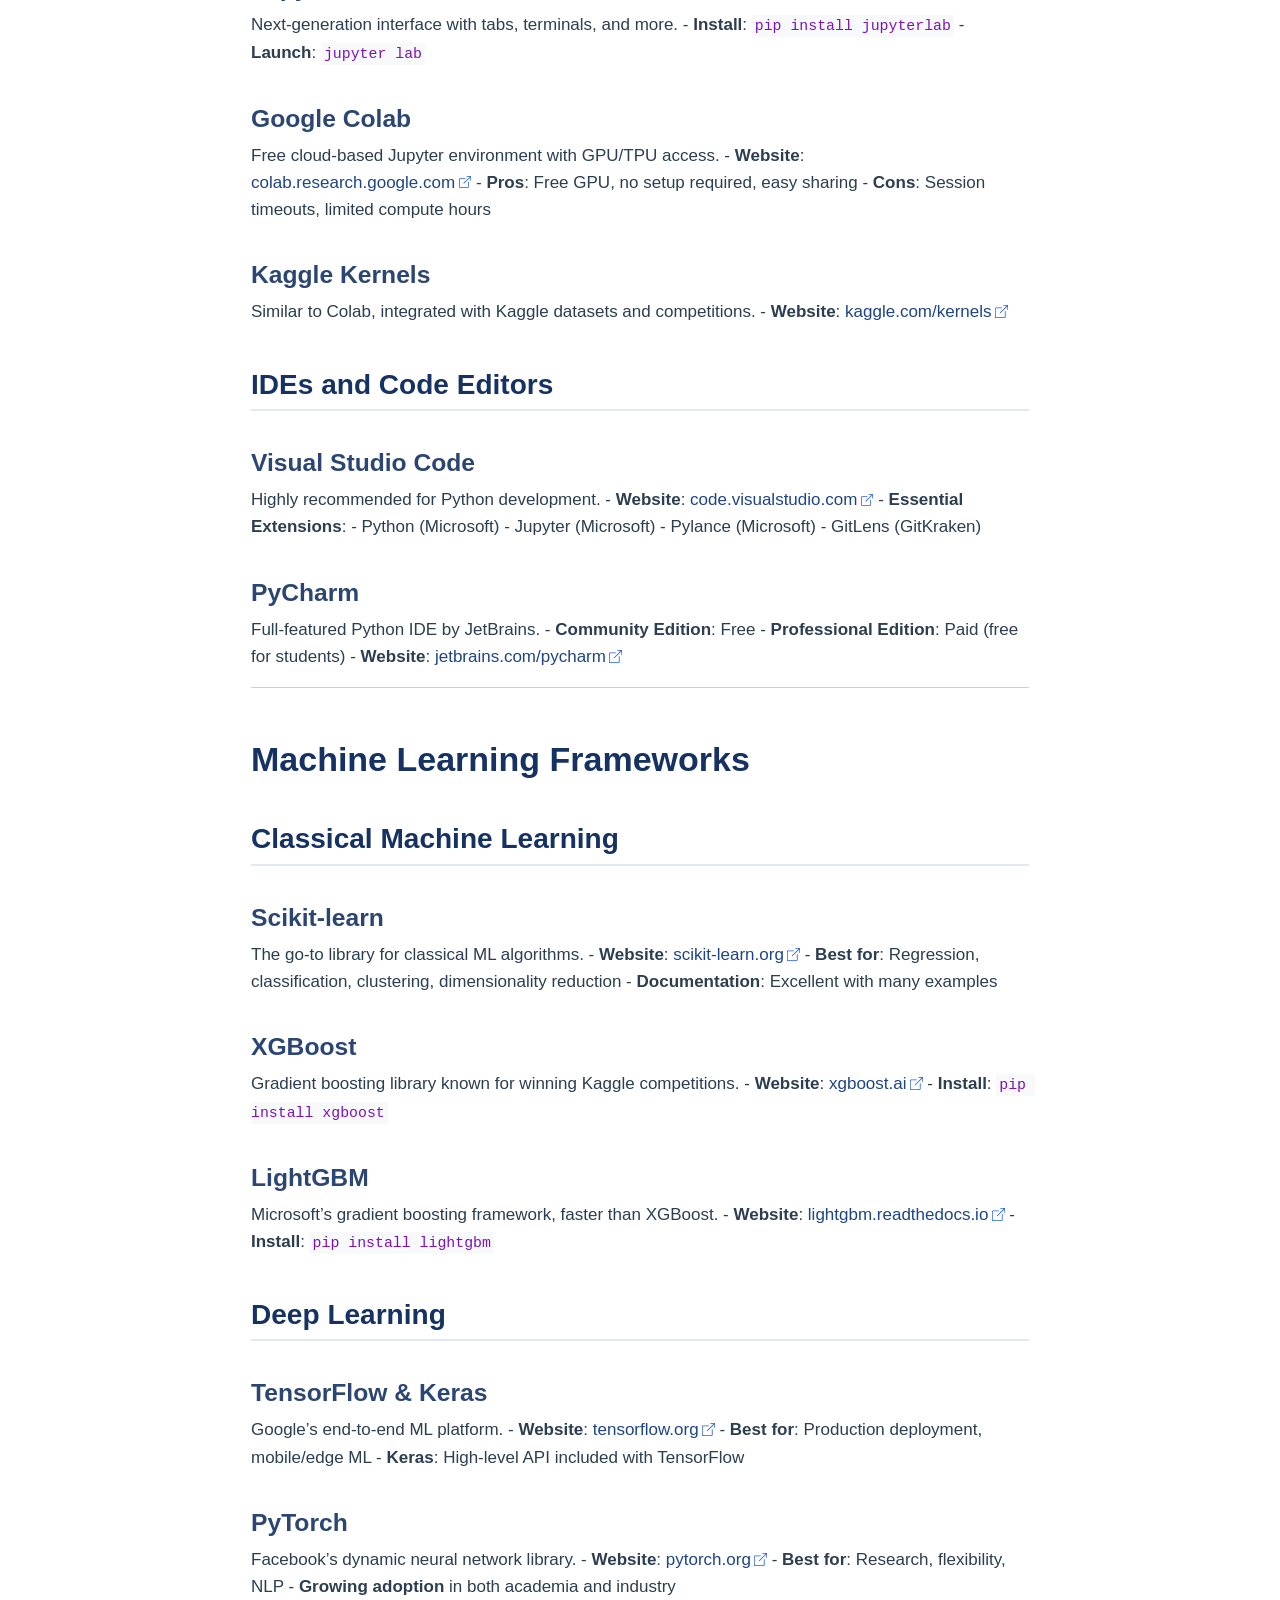
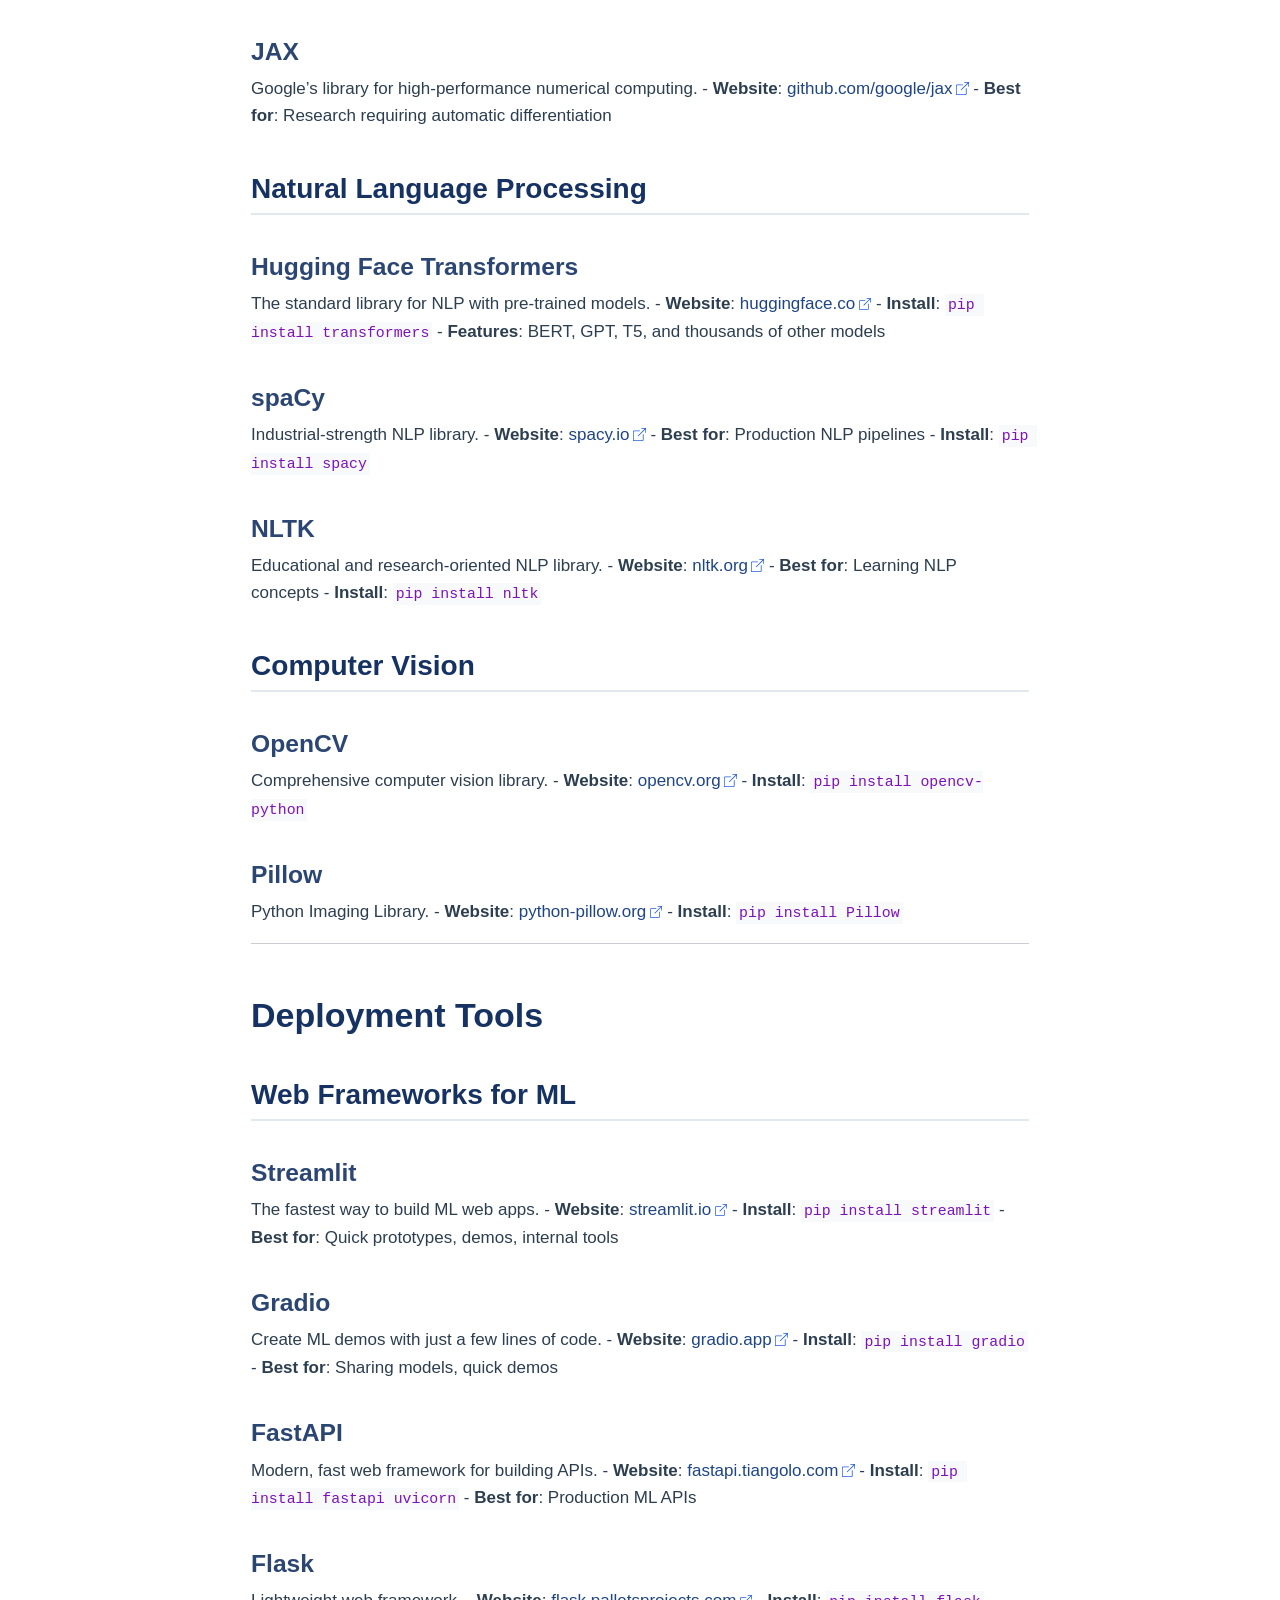
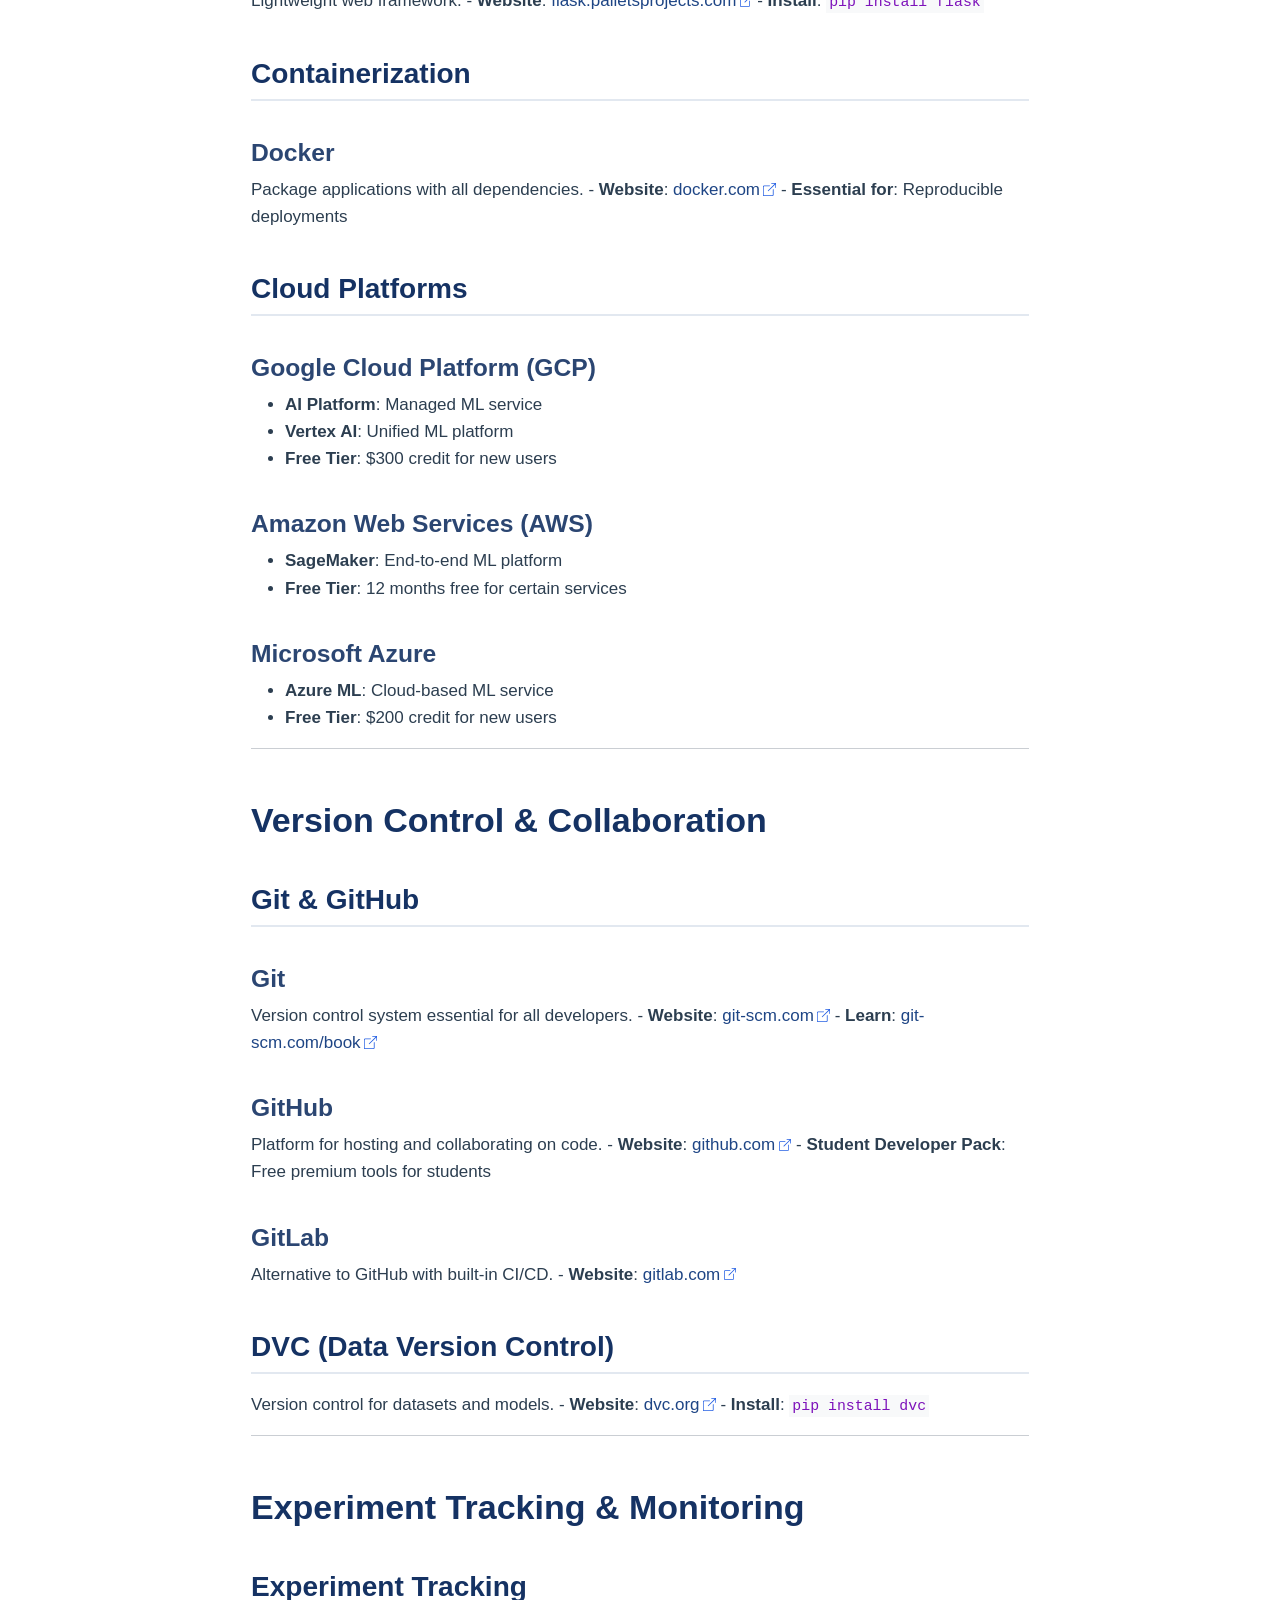
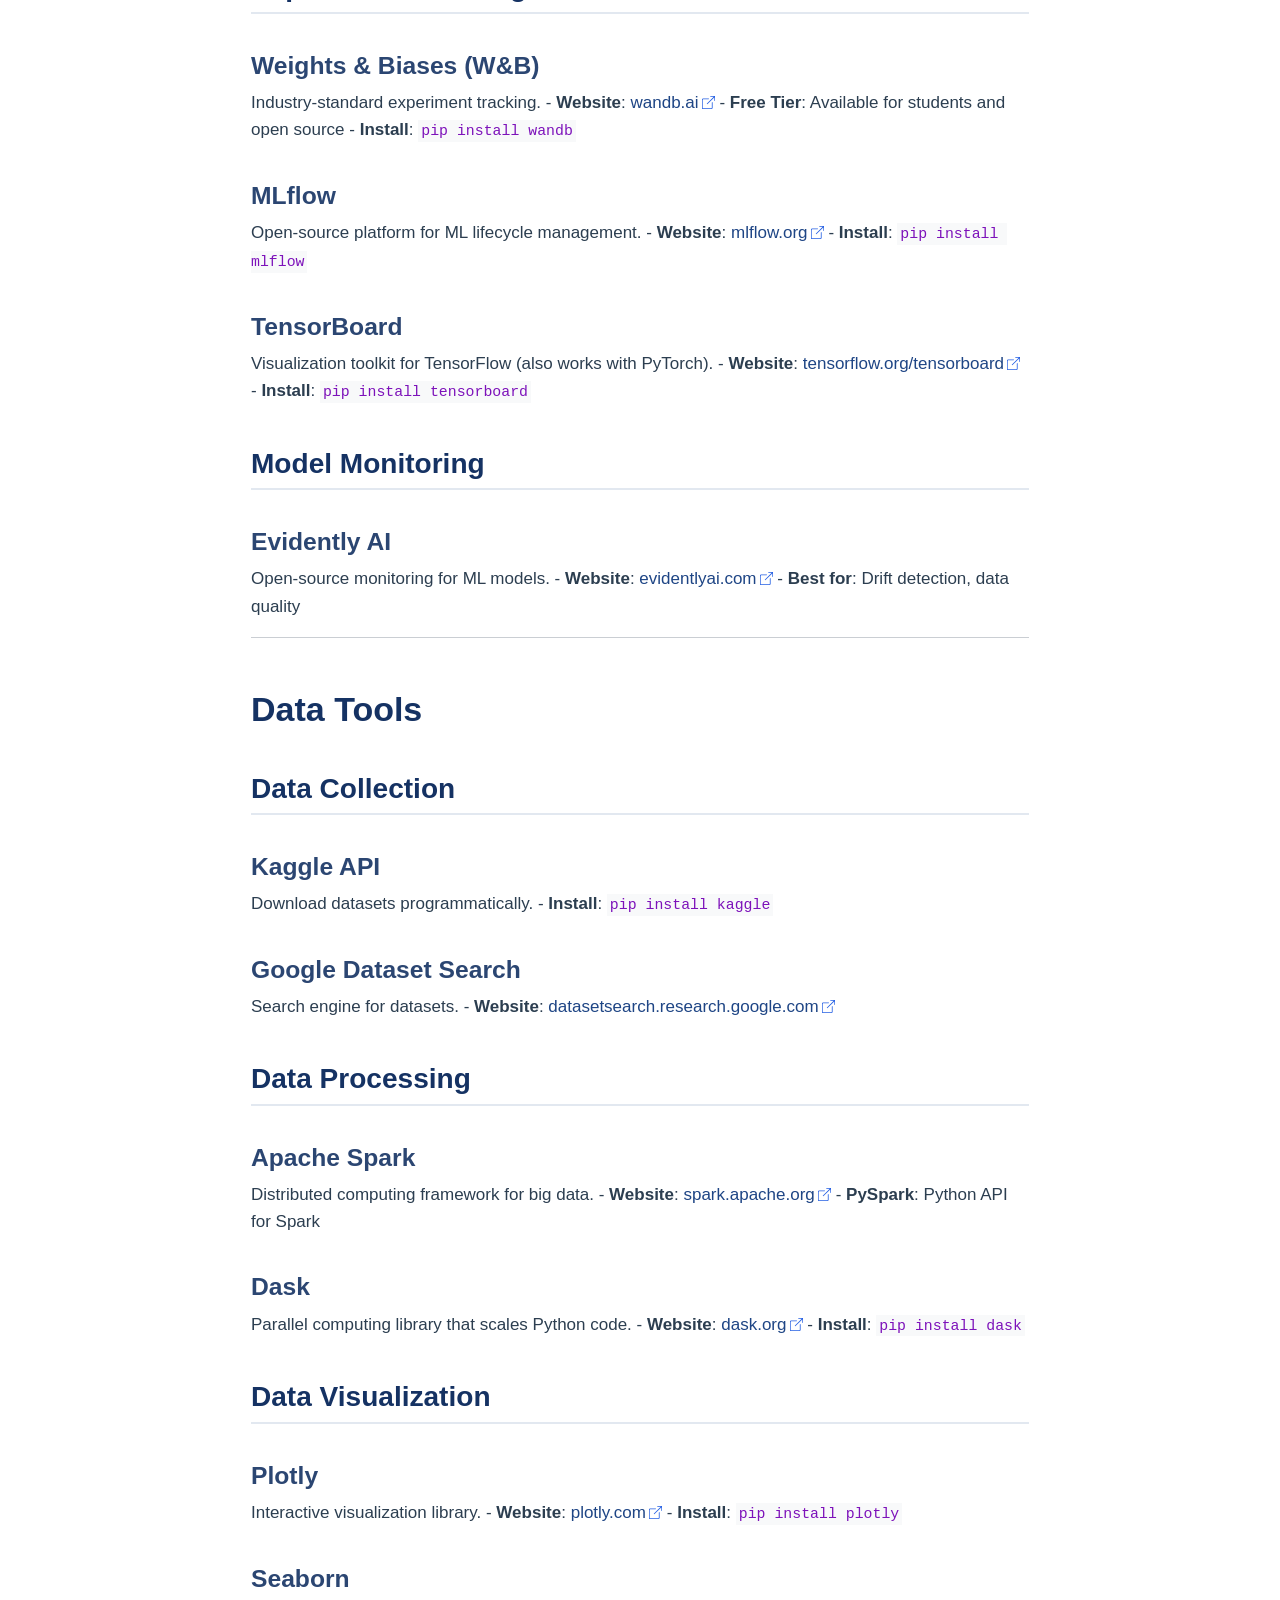
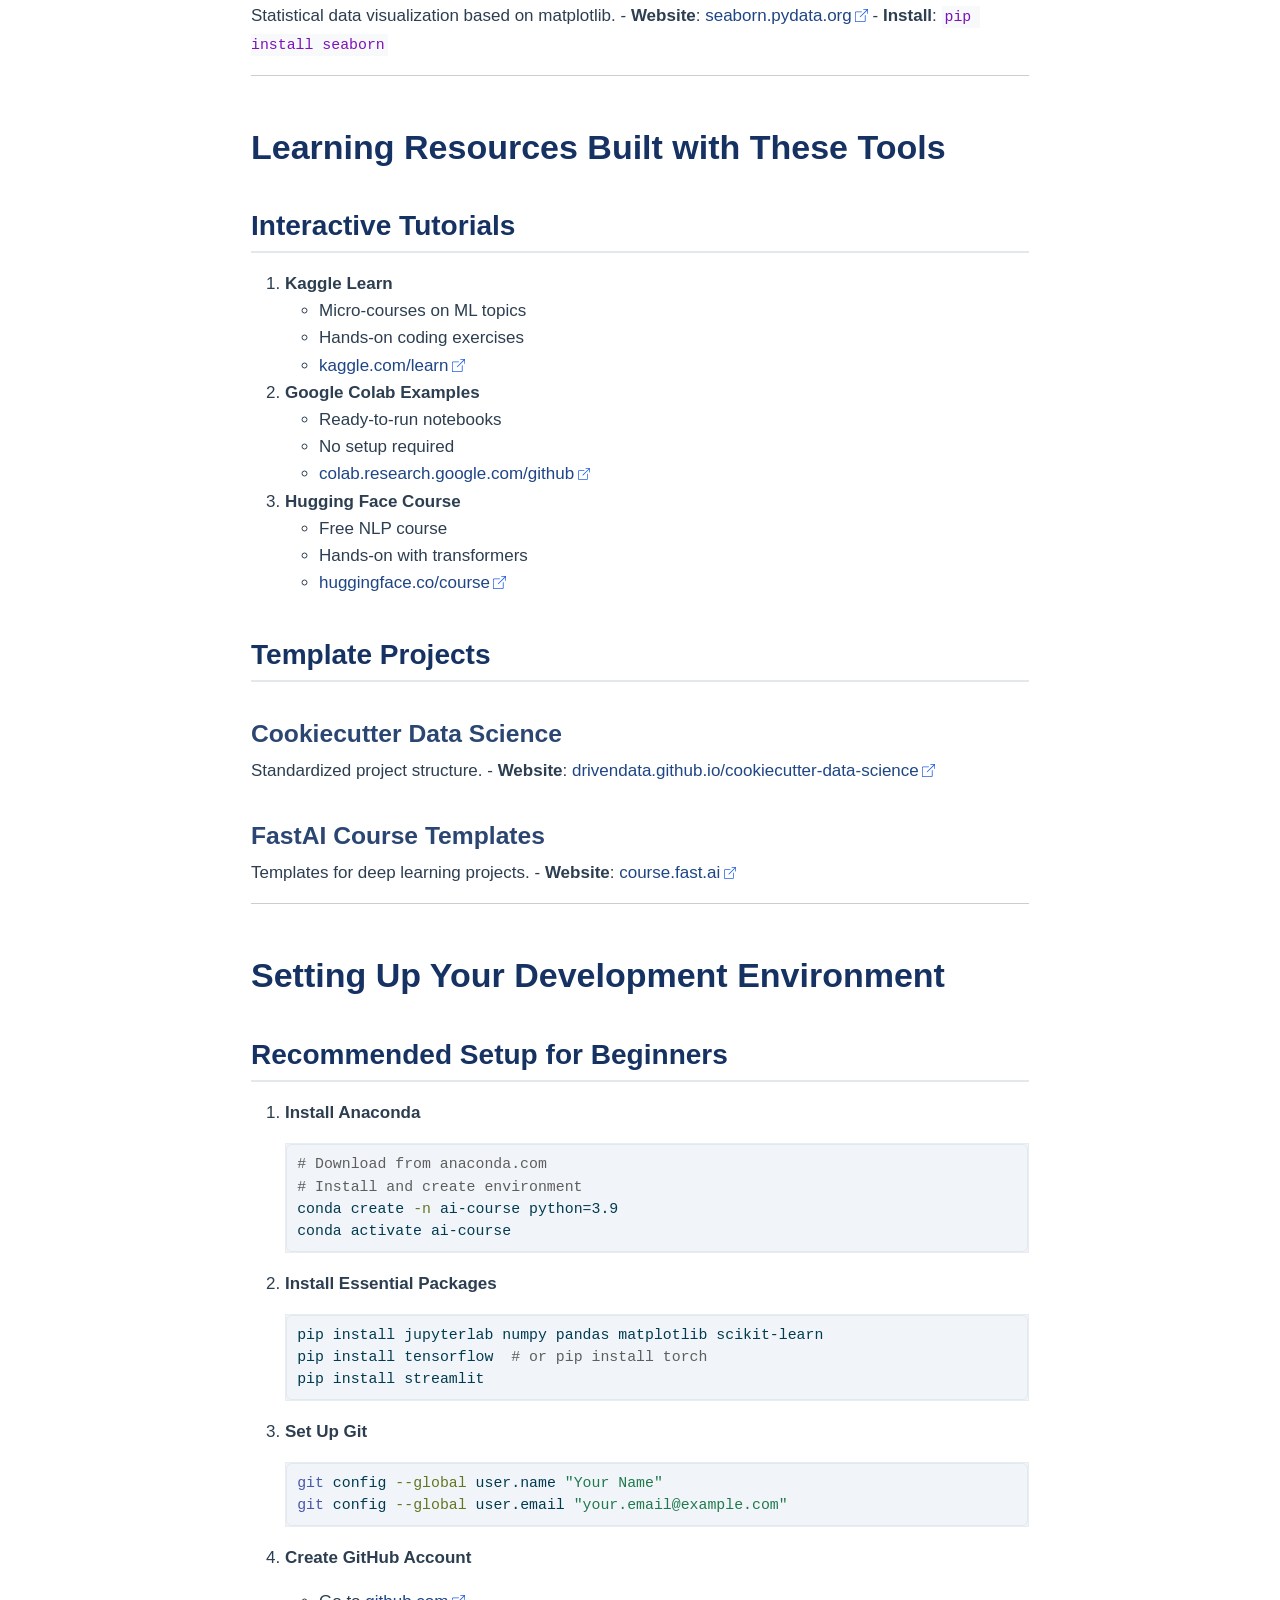
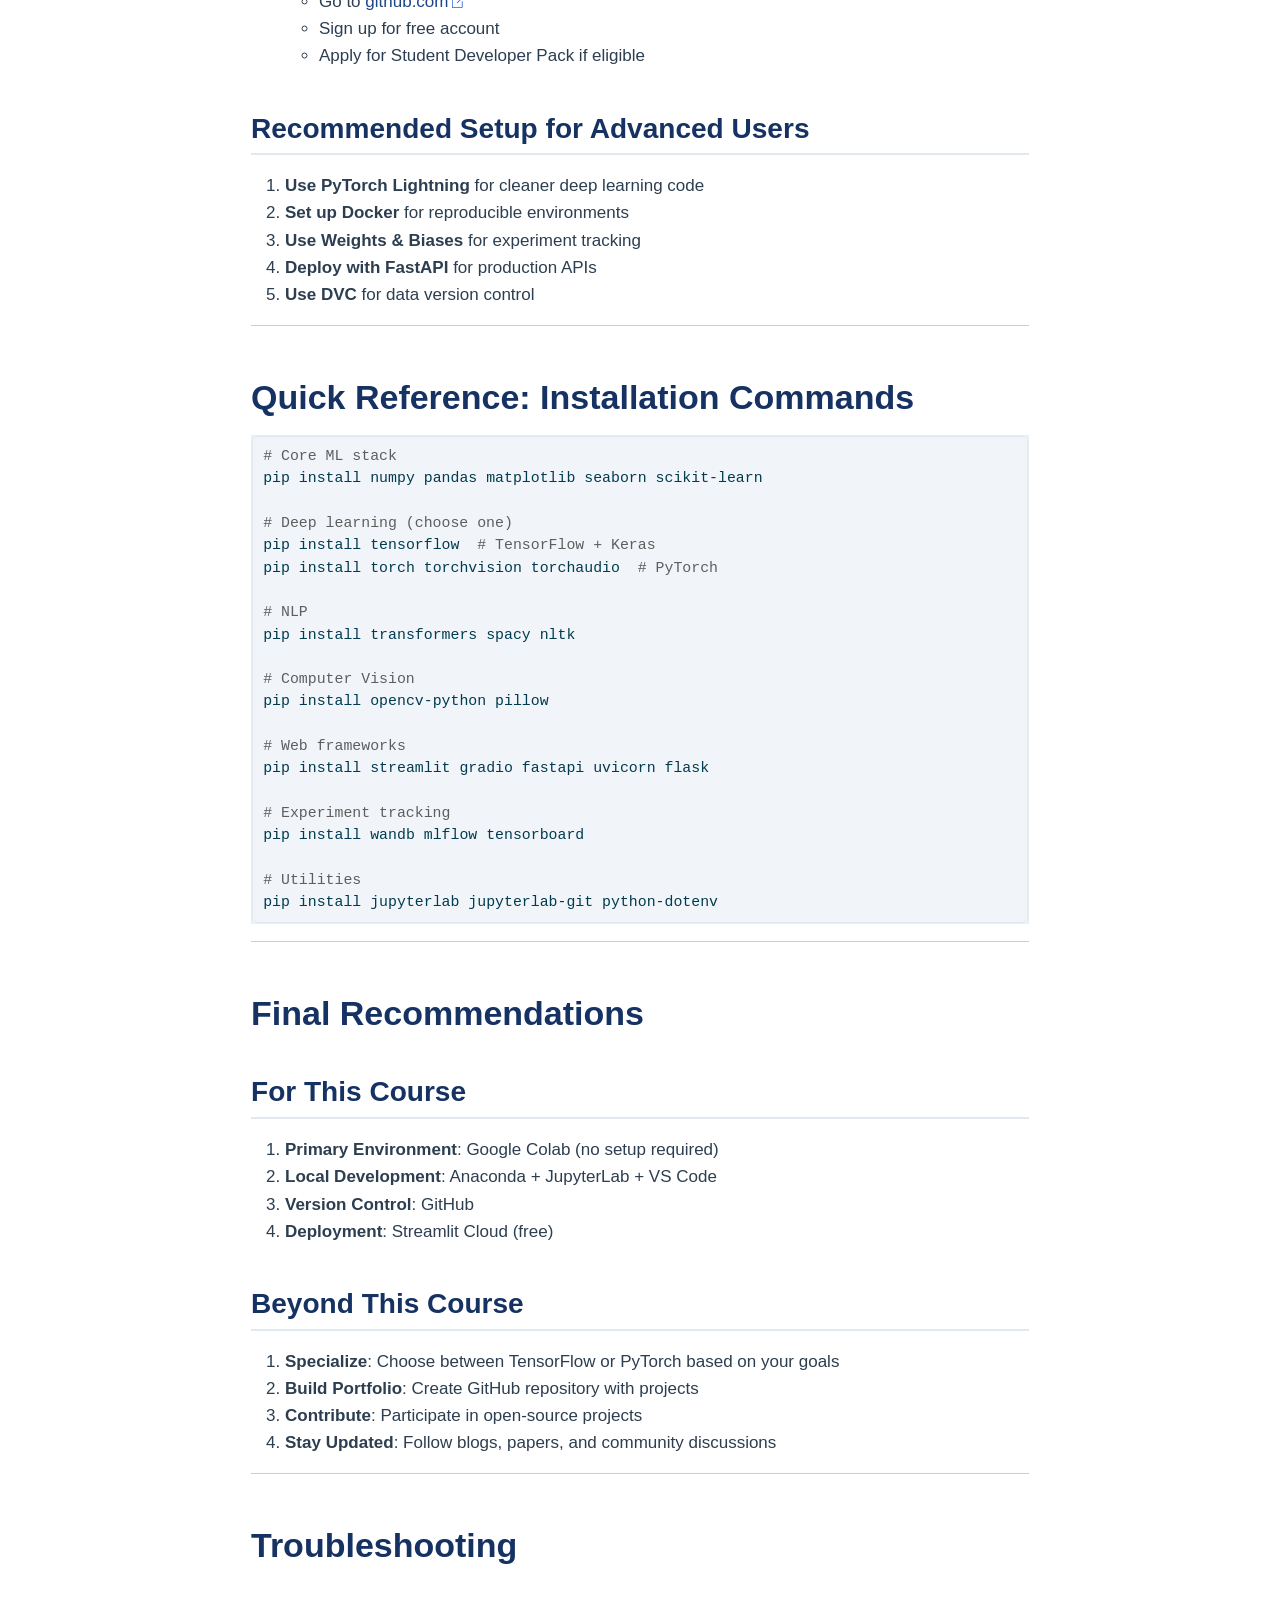
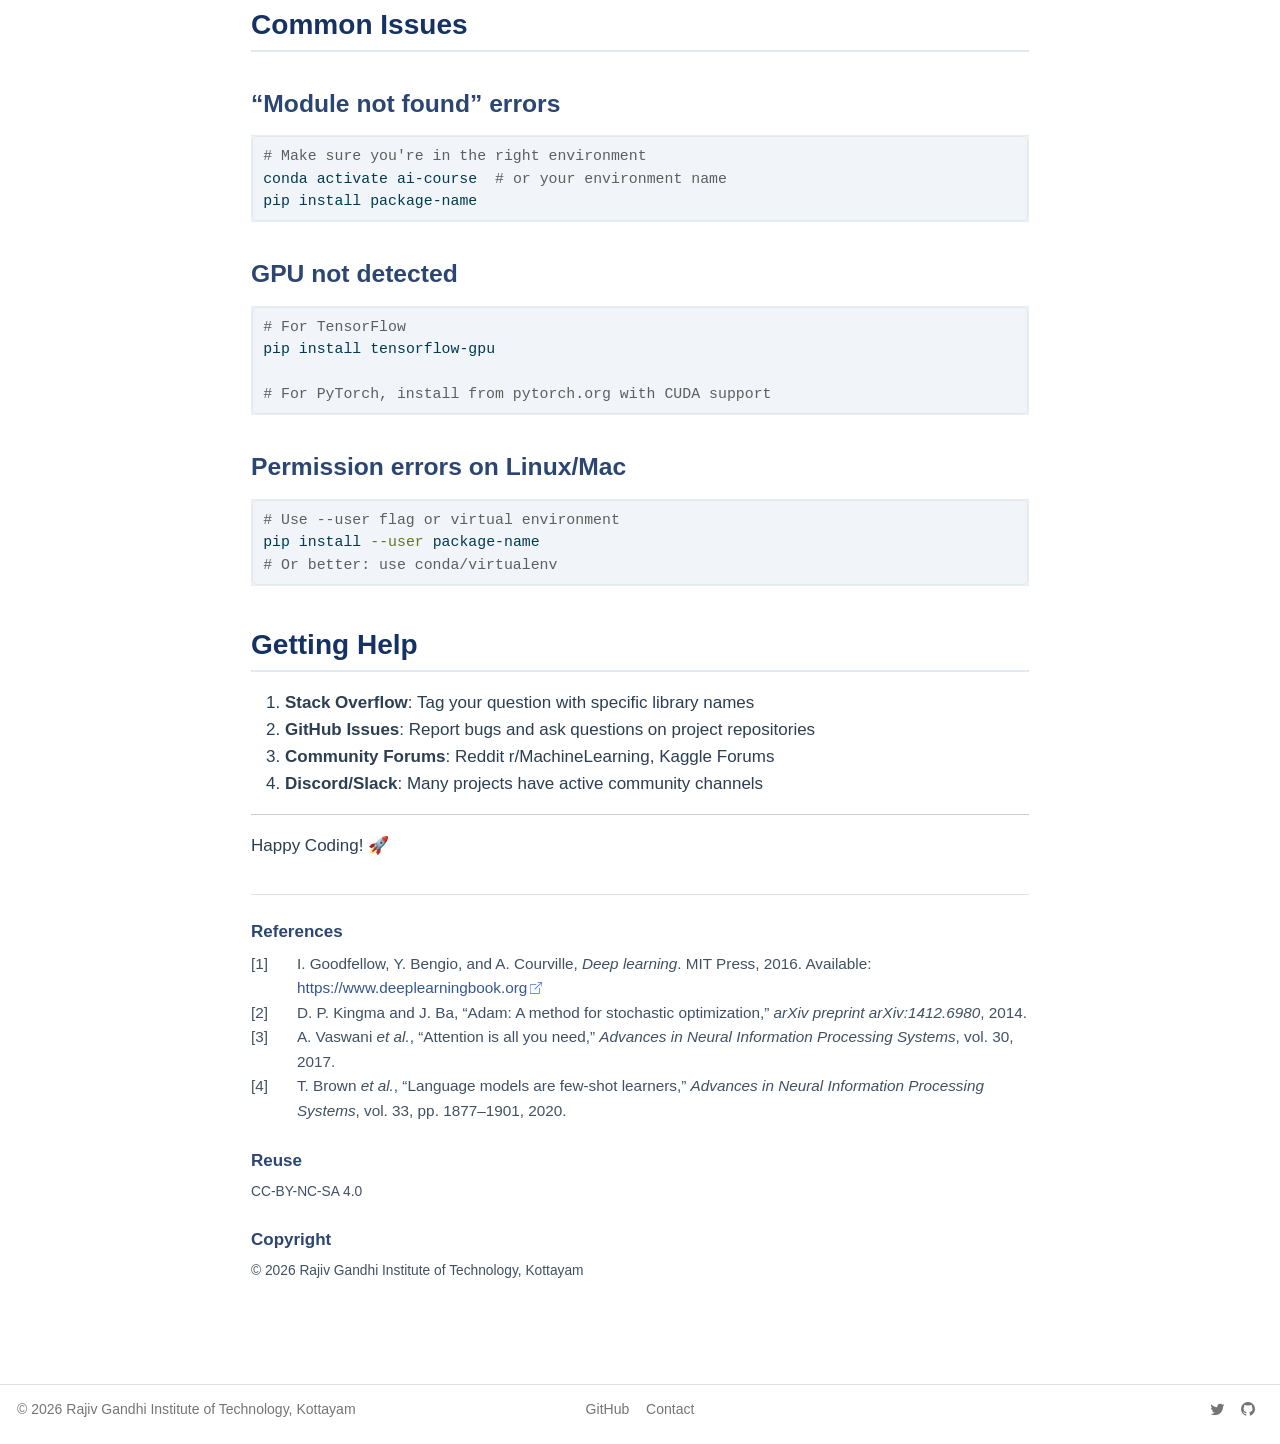
<file: docs/resources/tools.html>
<!DOCTYPE html>
<html xmlns="http://www.w3.org/1999/xhtml" lang="en" xml:lang="en"><head>

<meta charset="utf-8">
<meta name="generator" content="quarto-1.7.31">

<meta name="viewport" content="width=device-width, initial-scale=1.0, user-scalable=yes">

<meta name="author" content="Siju Swamy">
<meta name="keywords" content="machine learning, artificial intelligence, deep learning, natural language processing, transformers, neural networks, python, data science, AI course, RIT Kottayam, engineering education, OBE curriculum">
<meta name="description" content="A comprehensive 20-hour intensive course on Applied AI and Machine Learning designed for engineering students from all disciplines. Covers mathematical foundations, classical ML, deep learning, NLP with transformers, and deployment with Streamlit. Includes hands-on projects and capstone implementation.">

<title>Tools &amp; Software for AI/ML Development – Foundation of Applied AI &amp; Machine Learning</title>
<style>
code{white-space: pre-wrap;}
span.smallcaps{font-variant: small-caps;}
div.columns{display: flex; gap: min(4vw, 1.5em);}
div.column{flex: auto; overflow-x: auto;}
div.hanging-indent{margin-left: 1.5em; text-indent: -1.5em;}
ul.task-list{list-style: none;}
ul.task-list li input[type="checkbox"] {
  width: 0.8em;
  margin: 0 0.8em 0.2em -1em; /* quarto-specific, see https://github.com/quarto-dev/quarto-cli/issues/4556 */ 
  vertical-align: middle;
}
/* CSS for syntax highlighting */
html { -webkit-text-size-adjust: 100%; }
pre > code.sourceCode { white-space: pre; position: relative; }
pre > code.sourceCode > span { display: inline-block; line-height: 1.25; }
pre > code.sourceCode > span:empty { height: 1.2em; }
.sourceCode { overflow: visible; }
code.sourceCode > span { color: inherit; text-decoration: inherit; }
div.sourceCode { margin: 1em 0; }
pre.sourceCode { margin: 0; }
@media screen {
div.sourceCode { overflow: auto; }
}
@media print {
pre > code.sourceCode { white-space: pre-wrap; }
pre > code.sourceCode > span { text-indent: -5em; padding-left: 5em; }
}
pre.numberSource code
  { counter-reset: source-line 0; }
pre.numberSource code > span
  { position: relative; left: -4em; counter-increment: source-line; }
pre.numberSource code > span > a:first-child::before
  { content: counter(source-line);
    position: relative; left: -1em; text-align: right; vertical-align: baseline;
    border: none; display: inline-block;
    -webkit-touch-callout: none; -webkit-user-select: none;
    -khtml-user-select: none; -moz-user-select: none;
    -ms-user-select: none; user-select: none;
    padding: 0 4px; width: 4em;
  }
pre.numberSource { margin-left: 3em;  padding-left: 4px; }
div.sourceCode
  {   }
@media screen {
pre > code.sourceCode > span > a:first-child::before { text-decoration: underline; }
}
/* CSS for citations */
div.csl-bib-body { }
div.csl-entry {
  clear: both;
  margin-bottom: 0em;
}
.hanging-indent div.csl-entry {
  margin-left:2em;
  text-indent:-2em;
}
div.csl-left-margin {
  min-width:2em;
  float:left;
}
div.csl-right-inline {
  margin-left:2em;
  padding-left:1em;
}
div.csl-indent {
  margin-left: 2em;
}</style>


<script src="../site_libs/quarto-nav/quarto-nav.js"></script>
<script src="../site_libs/quarto-nav/headroom.min.js"></script>
<script src="../site_libs/clipboard/clipboard.min.js"></script>
<script src="../site_libs/quarto-search/autocomplete.umd.js"></script>
<script src="../site_libs/quarto-search/fuse.min.js"></script>
<script src="../site_libs/quarto-search/quarto-search.js"></script>
<meta name="quarto:offset" content="../">
<script src="../site_libs/quarto-html/quarto.js" type="module"></script>
<script src="../site_libs/quarto-html/tabsets/tabsets.js" type="module"></script>
<script src="../site_libs/quarto-html/popper.min.js"></script>
<script src="../site_libs/quarto-html/tippy.umd.min.js"></script>
<script src="../site_libs/quarto-html/anchor.min.js"></script>
<link href="../site_libs/quarto-html/tippy.css" rel="stylesheet">
<link href="../site_libs/quarto-html/quarto-syntax-highlighting-e1a5c8363afafaef2c763b6775fbf3ca.css" rel="stylesheet" class="quarto-color-scheme" id="quarto-text-highlighting-styles">
<link href="../site_libs/quarto-html/quarto-syntax-highlighting-dark-8ef56b68f8fa1e9d2ba328e99e439f80.css" rel="stylesheet" class="quarto-color-scheme quarto-color-alternate" id="quarto-text-highlighting-styles">
<link href="../site_libs/quarto-html/quarto-syntax-highlighting-e1a5c8363afafaef2c763b6775fbf3ca.css" rel="stylesheet" class="quarto-color-scheme-extra" id="quarto-text-highlighting-styles">
<script src="../site_libs/bootstrap/bootstrap.min.js"></script>
<link href="../site_libs/bootstrap/bootstrap-icons.css" rel="stylesheet">
<link href="../site_libs/bootstrap/bootstrap-1cf875210b1cc0385a316f3732c8c7cf.min.css" rel="stylesheet" append-hash="true" class="quarto-color-scheme" id="quarto-bootstrap" data-mode="light">
<link href="../site_libs/bootstrap/bootstrap-dark-2e0ed1ca80c5c685af2d94f60bb36e78.min.css" rel="stylesheet" append-hash="true" class="quarto-color-scheme quarto-color-alternate" id="quarto-bootstrap" data-mode="dark">
<link href="../site_libs/bootstrap/bootstrap-1cf875210b1cc0385a316f3732c8c7cf.min.css" rel="stylesheet" append-hash="true" class="quarto-color-scheme-extra" id="quarto-bootstrap" data-mode="light">
<script id="quarto-search-options" type="application/json">{
  "location": "navbar",
  "copy-button": true,
  "collapse-after": 3,
  "panel-placement": "end",
  "type": "overlay",
  "limit": 50,
  "keyboard-shortcut": [
    "f",
    "/",
    "s"
  ],
  "language": {
    "search-no-results-text": "No results",
    "search-matching-documents-text": "matching documents",
    "search-copy-link-title": "Copy link to search",
    "search-hide-matches-text": "Hide additional matches",
    "search-more-match-text": "more match in this document",
    "search-more-matches-text": "more matches in this document",
    "search-clear-button-title": "Clear",
    "search-text-placeholder": "",
    "search-detached-cancel-button-title": "Cancel",
    "search-submit-button-title": "Submit",
    "search-label": "Search"
  }
}</script>


<link rel="stylesheet" href="../styles.css">
<meta property="og:title" content="Foundation of Applied AI &amp; Machine Learning">
<meta property="og:description" content="Comprehensive AI/ML course for engineering students">
<meta property="og:image" content="https://sijuswamyresearch.github.io/rit-ai-course/resources/images/course-banner.png">
<meta property="og:site_name" content="Foundation of Applied AI &amp; Machine Learning">
<meta name="twitter:title" content="Tools &amp; Software for AI/ML Development – Foundation of Applied AI &amp; Machine Learning">
<meta name="twitter:description" content="A comprehensive 20-hour intensive course on Applied AI and Machine Learning designed for engineering students from all disciplines. Covers mathematical foundations, classical ML, deep learning, NLP with transformers, and deployment with Streamlit. Includes hands-on projects and capstone implementation.">
<meta name="twitter:image" content="https://sijuswamyresearch.github.io/rit-ai-course/resources/images/course-banner.png">
<meta name="twitter:card" content="summary_large_image">
</head>

<body class="docked nav-fixed quarto-light"><script id="quarto-html-before-body" type="application/javascript">
    const toggleBodyColorMode = (bsSheetEl) => {
      const mode = bsSheetEl.getAttribute("data-mode");
      const bodyEl = window.document.querySelector("body");
      if (mode === "dark") {
        bodyEl.classList.add("quarto-dark");
        bodyEl.classList.remove("quarto-light");
      } else {
        bodyEl.classList.add("quarto-light");
        bodyEl.classList.remove("quarto-dark");
      }
    }
    const toggleBodyColorPrimary = () => {
      const bsSheetEl = window.document.querySelector("link#quarto-bootstrap:not([rel=disabled-stylesheet])");
      if (bsSheetEl) {
        toggleBodyColorMode(bsSheetEl);
      }
    }
    const setColorSchemeToggle = (alternate) => {
      const toggles = window.document.querySelectorAll('.quarto-color-scheme-toggle');
      for (let i=0; i < toggles.length; i++) {
        const toggle = toggles[i];
        if (toggle) {
          if (alternate) {
            toggle.classList.add("alternate");
          } else {
            toggle.classList.remove("alternate");
          }
        }
      }
    };
    const toggleColorMode = (alternate) => {
      // Switch the stylesheets
      const primaryStylesheets = window.document.querySelectorAll('link.quarto-color-scheme:not(.quarto-color-alternate)');
      const alternateStylesheets = window.document.querySelectorAll('link.quarto-color-scheme.quarto-color-alternate');
      manageTransitions('#quarto-margin-sidebar .nav-link', false);
      if (alternate) {
        // note: dark is layered on light, we don't disable primary!
        enableStylesheet(alternateStylesheets);
        for (const sheetNode of alternateStylesheets) {
          if (sheetNode.id === "quarto-bootstrap") {
            toggleBodyColorMode(sheetNode);
          }
        }
      } else {
        disableStylesheet(alternateStylesheets);
        enableStylesheet(primaryStylesheets)
        toggleBodyColorPrimary();
      }
      manageTransitions('#quarto-margin-sidebar .nav-link', true);
      // Switch the toggles
      setColorSchemeToggle(alternate)
      // Hack to workaround the fact that safari doesn't
      // properly recolor the scrollbar when toggling (#1455)
      if (navigator.userAgent.indexOf('Safari') > 0 && navigator.userAgent.indexOf('Chrome') == -1) {
        manageTransitions("body", false);
        window.scrollTo(0, 1);
        setTimeout(() => {
          window.scrollTo(0, 0);
          manageTransitions("body", true);
        }, 40);
      }
    }
    const disableStylesheet = (stylesheets) => {
      for (let i=0; i < stylesheets.length; i++) {
        const stylesheet = stylesheets[i];
        stylesheet.rel = 'disabled-stylesheet';
      }
    }
    const enableStylesheet = (stylesheets) => {
      for (let i=0; i < stylesheets.length; i++) {
        const stylesheet = stylesheets[i];
        if(stylesheet.rel !== 'stylesheet') { // for Chrome, which will still FOUC without this check
          stylesheet.rel = 'stylesheet';
        }
      }
    }
    const manageTransitions = (selector, allowTransitions) => {
      const els = window.document.querySelectorAll(selector);
      for (let i=0; i < els.length; i++) {
        const el = els[i];
        if (allowTransitions) {
          el.classList.remove('notransition');
        } else {
          el.classList.add('notransition');
        }
      }
    }
    const isFileUrl = () => {
      return window.location.protocol === 'file:';
    }
    const hasAlternateSentinel = () => {
      let styleSentinel = getColorSchemeSentinel();
      if (styleSentinel !== null) {
        return styleSentinel === "alternate";
      } else {
        return false;
      }
    }
    const setStyleSentinel = (alternate) => {
      const value = alternate ? "alternate" : "default";
      if (!isFileUrl()) {
        window.localStorage.setItem("quarto-color-scheme", value);
      } else {
        localAlternateSentinel = value;
      }
    }
    const getColorSchemeSentinel = () => {
      if (!isFileUrl()) {
        const storageValue = window.localStorage.getItem("quarto-color-scheme");
        return storageValue != null ? storageValue : localAlternateSentinel;
      } else {
        return localAlternateSentinel;
      }
    }
    const toggleGiscusIfUsed = (isAlternate, darkModeDefault) => {
      const baseTheme = document.querySelector('#giscus-base-theme')?.value ?? 'light';
      const alternateTheme = document.querySelector('#giscus-alt-theme')?.value ?? 'dark';
      let newTheme = '';
      if(authorPrefersDark) {
        newTheme = isAlternate ? baseTheme : alternateTheme;
      } else {
        newTheme = isAlternate ? alternateTheme : baseTheme;
      }
      const changeGiscusTheme = () => {
        // From: https://github.com/giscus/giscus/issues/336
        const sendMessage = (message) => {
          const iframe = document.querySelector('iframe.giscus-frame');
          if (!iframe) return;
          iframe.contentWindow.postMessage({ giscus: message }, 'https://giscus.app');
        }
        sendMessage({
          setConfig: {
            theme: newTheme
          }
        });
      }
      const isGiscussLoaded = window.document.querySelector('iframe.giscus-frame') !== null;
      if (isGiscussLoaded) {
        changeGiscusTheme();
      }
    };
    const authorPrefersDark = false;
    const darkModeDefault = authorPrefersDark;
      document.querySelector('link#quarto-text-highlighting-styles.quarto-color-scheme-extra').rel = 'disabled-stylesheet';
      document.querySelector('link#quarto-bootstrap.quarto-color-scheme-extra').rel = 'disabled-stylesheet';
    let localAlternateSentinel = darkModeDefault ? 'alternate' : 'default';
    // Dark / light mode switch
    window.quartoToggleColorScheme = () => {
      // Read the current dark / light value
      let toAlternate = !hasAlternateSentinel();
      toggleColorMode(toAlternate);
      setStyleSentinel(toAlternate);
      toggleGiscusIfUsed(toAlternate, darkModeDefault);
      window.dispatchEvent(new Event('resize'));
    };
    // Switch to dark mode if need be
    if (hasAlternateSentinel()) {
      toggleColorMode(true);
    } else {
      toggleColorMode(false);
    }
  </script>

<div id="quarto-search-results"></div>
  <header id="quarto-header" class="headroom fixed-top">
    <nav class="navbar navbar-expand-lg " data-bs-theme="dark">
      <div class="navbar-container container-fluid">
      <div class="navbar-brand-container mx-auto">
    <a href="../index.html" class="navbar-brand navbar-brand-logo">
    <img src="../images/rit-logo.png" alt="RIT Kottayam Logo" class="navbar-logo">
    </a>
    <a class="navbar-brand" href="../index.html">
    <span class="navbar-title">Foundation of Applied AI &amp; Machine Learning</span>
    </a>
  </div>
            <div id="quarto-search" class="" title="Search"></div>
          <button class="navbar-toggler" type="button" data-bs-toggle="collapse" data-bs-target="#navbarCollapse" aria-controls="navbarCollapse" role="menu" aria-expanded="false" aria-label="Toggle navigation" onclick="if (window.quartoToggleHeadroom) { window.quartoToggleHeadroom(); }">
  <span class="navbar-toggler-icon"></span>
</button>
          <div class="collapse navbar-collapse" id="navbarCollapse">
            <ul class="navbar-nav navbar-nav-scroll me-auto">
  <li class="nav-item">
    <a class="nav-link" href="../index.html"> 
<span class="menu-text">Home</span></a>
  </li>  
  <li class="nav-item">
    <a class="nav-link" href="../syllabus.html"> 
<span class="menu-text">Syllabus</span></a>
  </li>  
  <li class="nav-item dropdown ">
    <a class="nav-link dropdown-toggle" href="#" id="nav-menu-modules" role="link" data-bs-toggle="dropdown" aria-expanded="false">
 <span class="menu-text">Modules</span>
    </a>
    <ul class="dropdown-menu" aria-labelledby="nav-menu-modules">    
        <li>
    <a class="dropdown-item" href="../modules/module1_math.html">
 <span class="dropdown-text">Module 1: Mathematical Foundations</span></a>
  </li>  
        <li>
    <a class="dropdown-item" href="../modules/module2_ml.html">
 <span class="dropdown-text">Module 2: Classical Machine Learning</span></a>
  </li>  
        <li>
    <a class="dropdown-item" href="../modules/module3_dl.html">
 <span class="dropdown-text">Module 3: Deep Learning</span></a>
  </li>  
        <li>
    <a class="dropdown-item" href="../modules/module4_nlp.html">
 <span class="dropdown-text">Module 4: NLP &amp; Generative AI</span></a>
  </li>  
        <li>
    <a class="dropdown-item" href="../modules/module5_deploy.html">
 <span class="dropdown-text">Module 5: Capstone &amp; Deployment</span></a>
  </li>  
    </ul>
  </li>
  <li class="nav-item dropdown ">
    <a class="nav-link dropdown-toggle" href="#" id="nav-menu-resources" role="link" data-bs-toggle="dropdown" aria-expanded="false">
 <span class="menu-text">Resources</span>
    </a>
    <ul class="dropdown-menu" aria-labelledby="nav-menu-resources">    
        <li>
    <a class="dropdown-item" href="../modules/references.bib">
 <span class="dropdown-text">References</span></a>
  </li>  
        <li>
    <a class="dropdown-item" href="../resources/reading-list.html">
 <span class="dropdown-text">Additional Reading</span></a>
  </li>  
        <li>
    <a class="dropdown-item" href="../resources/tools.html">
 <span class="dropdown-text">Tools &amp; Software</span></a>
  </li>  
    </ul>
  </li>
  <li class="nav-item">
    <a class="nav-link" href="../assessments/project_guide.html"> 
<span class="menu-text">Projects</span></a>
  </li>  
</ul>
            <ul class="navbar-nav navbar-nav-scroll ms-auto">
  <li class="nav-item compact">
    <a class="nav-link" href="https://github.com/sijuswamyresearch/rit-ai-course"> <i class="bi bi-github" role="img" aria-label="GitHub Repository">
</i> 
<span class="menu-text"></span></a>
  </li>  
  <li class="nav-item">
    <a class="nav-link" href="../syllabus.html"> <i class="bi bi-book" role="img">
</i> 
<span class="menu-text">Syllabus</span></a>
  </li>  
</ul>
          </div> <!-- /navcollapse -->
            <div class="quarto-navbar-tools">
  <a href="" class="quarto-color-scheme-toggle quarto-navigation-tool  px-1" onclick="window.quartoToggleColorScheme(); return false;" title="Toggle dark mode"><i class="bi"></i></a>
</div>
      </div> <!-- /container-fluid -->
    </nav>
</header>
<!-- content -->
<div id="quarto-content" class="quarto-container page-columns page-rows-contents page-layout-article page-navbar">
<!-- sidebar -->
  <nav id="quarto-sidebar" class="sidebar collapse collapse-horizontal quarto-sidebar-collapse-item sidebar-navigation docked overflow-auto">
    <nav id="TOC" role="doc-toc" class="toc-active">
    <h2 id="toc-title">On this page</h2>
   
  <ul>
  <li><a href="#programming-languages" id="toc-programming-languages" class="nav-link active" data-scroll-target="#programming-languages">Programming Languages</a>
  <ul class="collapse">
  <li><a href="#python-the-lingua-franca-of-ai" id="toc-python-the-lingua-franca-of-ai" class="nav-link" data-scroll-target="#python-the-lingua-franca-of-ai">Python: The Lingua Franca of AI</a>
  <ul class="collapse">
  <li><a href="#getting-started" id="toc-getting-started" class="nav-link" data-scroll-target="#getting-started">Getting Started</a></li>
  <li><a href="#essential-python-libraries" id="toc-essential-python-libraries" class="nav-link" data-scroll-target="#essential-python-libraries">Essential Python Libraries</a></li>
  </ul></li>
  </ul></li>
  <li><a href="#development-environments" id="toc-development-environments" class="nav-link" data-scroll-target="#development-environments">Development Environments</a>
  <ul class="collapse">
  <li><a href="#jupyter-ecosystem" id="toc-jupyter-ecosystem" class="nav-link" data-scroll-target="#jupyter-ecosystem">Jupyter Ecosystem</a>
  <ul class="collapse">
  <li><a href="#jupyter-notebook" id="toc-jupyter-notebook" class="nav-link" data-scroll-target="#jupyter-notebook">Jupyter Notebook</a></li>
  <li><a href="#jupyterlab" id="toc-jupyterlab" class="nav-link" data-scroll-target="#jupyterlab">JupyterLab</a></li>
  <li><a href="#google-colab" id="toc-google-colab" class="nav-link" data-scroll-target="#google-colab">Google Colab</a></li>
  <li><a href="#kaggle-kernels" id="toc-kaggle-kernels" class="nav-link" data-scroll-target="#kaggle-kernels">Kaggle Kernels</a></li>
  </ul></li>
  <li><a href="#ides-and-code-editors" id="toc-ides-and-code-editors" class="nav-link" data-scroll-target="#ides-and-code-editors">IDEs and Code Editors</a>
  <ul class="collapse">
  <li><a href="#visual-studio-code" id="toc-visual-studio-code" class="nav-link" data-scroll-target="#visual-studio-code">Visual Studio Code</a></li>
  <li><a href="#pycharm" id="toc-pycharm" class="nav-link" data-scroll-target="#pycharm">PyCharm</a></li>
  </ul></li>
  </ul></li>
  <li><a href="#machine-learning-frameworks" id="toc-machine-learning-frameworks" class="nav-link" data-scroll-target="#machine-learning-frameworks">Machine Learning Frameworks</a>
  <ul class="collapse">
  <li><a href="#classical-machine-learning" id="toc-classical-machine-learning" class="nav-link" data-scroll-target="#classical-machine-learning">Classical Machine Learning</a>
  <ul class="collapse">
  <li><a href="#scikit-learn" id="toc-scikit-learn" class="nav-link" data-scroll-target="#scikit-learn">Scikit-learn</a></li>
  <li><a href="#xgboost" id="toc-xgboost" class="nav-link" data-scroll-target="#xgboost">XGBoost</a></li>
  <li><a href="#lightgbm" id="toc-lightgbm" class="nav-link" data-scroll-target="#lightgbm">LightGBM</a></li>
  </ul></li>
  <li><a href="#deep-learning" id="toc-deep-learning" class="nav-link" data-scroll-target="#deep-learning">Deep Learning</a>
  <ul class="collapse">
  <li><a href="#tensorflow-keras" id="toc-tensorflow-keras" class="nav-link" data-scroll-target="#tensorflow-keras">TensorFlow &amp; Keras</a></li>
  <li><a href="#pytorch" id="toc-pytorch" class="nav-link" data-scroll-target="#pytorch">PyTorch</a></li>
  <li><a href="#jax" id="toc-jax" class="nav-link" data-scroll-target="#jax">JAX</a></li>
  </ul></li>
  <li><a href="#natural-language-processing" id="toc-natural-language-processing" class="nav-link" data-scroll-target="#natural-language-processing">Natural Language Processing</a>
  <ul class="collapse">
  <li><a href="#hugging-face-transformers" id="toc-hugging-face-transformers" class="nav-link" data-scroll-target="#hugging-face-transformers">Hugging Face Transformers</a></li>
  <li><a href="#spacy" id="toc-spacy" class="nav-link" data-scroll-target="#spacy">spaCy</a></li>
  <li><a href="#nltk" id="toc-nltk" class="nav-link" data-scroll-target="#nltk">NLTK</a></li>
  </ul></li>
  <li><a href="#computer-vision" id="toc-computer-vision" class="nav-link" data-scroll-target="#computer-vision">Computer Vision</a>
  <ul class="collapse">
  <li><a href="#opencv" id="toc-opencv" class="nav-link" data-scroll-target="#opencv">OpenCV</a></li>
  <li><a href="#pillow" id="toc-pillow" class="nav-link" data-scroll-target="#pillow">Pillow</a></li>
  </ul></li>
  </ul></li>
  <li><a href="#deployment-tools" id="toc-deployment-tools" class="nav-link" data-scroll-target="#deployment-tools">Deployment Tools</a>
  <ul class="collapse">
  <li><a href="#web-frameworks-for-ml" id="toc-web-frameworks-for-ml" class="nav-link" data-scroll-target="#web-frameworks-for-ml">Web Frameworks for ML</a>
  <ul class="collapse">
  <li><a href="#streamlit" id="toc-streamlit" class="nav-link" data-scroll-target="#streamlit">Streamlit</a></li>
  <li><a href="#gradio" id="toc-gradio" class="nav-link" data-scroll-target="#gradio">Gradio</a></li>
  <li><a href="#fastapi" id="toc-fastapi" class="nav-link" data-scroll-target="#fastapi">FastAPI</a></li>
  <li><a href="#flask" id="toc-flask" class="nav-link" data-scroll-target="#flask">Flask</a></li>
  </ul></li>
  <li><a href="#containerization" id="toc-containerization" class="nav-link" data-scroll-target="#containerization">Containerization</a>
  <ul class="collapse">
  <li><a href="#docker" id="toc-docker" class="nav-link" data-scroll-target="#docker">Docker</a></li>
  </ul></li>
  <li><a href="#cloud-platforms" id="toc-cloud-platforms" class="nav-link" data-scroll-target="#cloud-platforms">Cloud Platforms</a>
  <ul class="collapse">
  <li><a href="#google-cloud-platform-gcp" id="toc-google-cloud-platform-gcp" class="nav-link" data-scroll-target="#google-cloud-platform-gcp">Google Cloud Platform (GCP)</a></li>
  <li><a href="#amazon-web-services-aws" id="toc-amazon-web-services-aws" class="nav-link" data-scroll-target="#amazon-web-services-aws">Amazon Web Services (AWS)</a></li>
  <li><a href="#microsoft-azure" id="toc-microsoft-azure" class="nav-link" data-scroll-target="#microsoft-azure">Microsoft Azure</a></li>
  </ul></li>
  </ul></li>
  <li><a href="#version-control-collaboration" id="toc-version-control-collaboration" class="nav-link" data-scroll-target="#version-control-collaboration">Version Control &amp; Collaboration</a>
  <ul class="collapse">
  <li><a href="#git-github" id="toc-git-github" class="nav-link" data-scroll-target="#git-github">Git &amp; GitHub</a>
  <ul class="collapse">
  <li><a href="#git" id="toc-git" class="nav-link" data-scroll-target="#git">Git</a></li>
  <li><a href="#github" id="toc-github" class="nav-link" data-scroll-target="#github">GitHub</a></li>
  <li><a href="#gitlab" id="toc-gitlab" class="nav-link" data-scroll-target="#gitlab">GitLab</a></li>
  </ul></li>
  <li><a href="#dvc-data-version-control" id="toc-dvc-data-version-control" class="nav-link" data-scroll-target="#dvc-data-version-control">DVC (Data Version Control)</a></li>
  </ul></li>
  <li><a href="#experiment-tracking-monitoring" id="toc-experiment-tracking-monitoring" class="nav-link" data-scroll-target="#experiment-tracking-monitoring">Experiment Tracking &amp; Monitoring</a>
  <ul class="collapse">
  <li><a href="#experiment-tracking" id="toc-experiment-tracking" class="nav-link" data-scroll-target="#experiment-tracking">Experiment Tracking</a>
  <ul class="collapse">
  <li><a href="#weights-biases-wb" id="toc-weights-biases-wb" class="nav-link" data-scroll-target="#weights-biases-wb">Weights &amp; Biases (W&amp;B)</a></li>
  <li><a href="#mlflow" id="toc-mlflow" class="nav-link" data-scroll-target="#mlflow">MLflow</a></li>
  <li><a href="#tensorboard" id="toc-tensorboard" class="nav-link" data-scroll-target="#tensorboard">TensorBoard</a></li>
  </ul></li>
  <li><a href="#model-monitoring" id="toc-model-monitoring" class="nav-link" data-scroll-target="#model-monitoring">Model Monitoring</a>
  <ul class="collapse">
  <li><a href="#evidently-ai" id="toc-evidently-ai" class="nav-link" data-scroll-target="#evidently-ai">Evidently AI</a></li>
  </ul></li>
  </ul></li>
  <li><a href="#data-tools" id="toc-data-tools" class="nav-link" data-scroll-target="#data-tools">Data Tools</a>
  <ul class="collapse">
  <li><a href="#data-collection" id="toc-data-collection" class="nav-link" data-scroll-target="#data-collection">Data Collection</a>
  <ul class="collapse">
  <li><a href="#kaggle-api" id="toc-kaggle-api" class="nav-link" data-scroll-target="#kaggle-api">Kaggle API</a></li>
  <li><a href="#google-dataset-search" id="toc-google-dataset-search" class="nav-link" data-scroll-target="#google-dataset-search">Google Dataset Search</a></li>
  </ul></li>
  <li><a href="#data-processing" id="toc-data-processing" class="nav-link" data-scroll-target="#data-processing">Data Processing</a>
  <ul class="collapse">
  <li><a href="#apache-spark" id="toc-apache-spark" class="nav-link" data-scroll-target="#apache-spark">Apache Spark</a></li>
  <li><a href="#dask" id="toc-dask" class="nav-link" data-scroll-target="#dask">Dask</a></li>
  </ul></li>
  <li><a href="#data-visualization" id="toc-data-visualization" class="nav-link" data-scroll-target="#data-visualization">Data Visualization</a>
  <ul class="collapse">
  <li><a href="#plotly" id="toc-plotly" class="nav-link" data-scroll-target="#plotly">Plotly</a></li>
  <li><a href="#seaborn" id="toc-seaborn" class="nav-link" data-scroll-target="#seaborn">Seaborn</a></li>
  </ul></li>
  </ul></li>
  <li><a href="#learning-resources-built-with-these-tools" id="toc-learning-resources-built-with-these-tools" class="nav-link" data-scroll-target="#learning-resources-built-with-these-tools">Learning Resources Built with These Tools</a>
  <ul class="collapse">
  <li><a href="#interactive-tutorials" id="toc-interactive-tutorials" class="nav-link" data-scroll-target="#interactive-tutorials">Interactive Tutorials</a></li>
  <li><a href="#template-projects" id="toc-template-projects" class="nav-link" data-scroll-target="#template-projects">Template Projects</a>
  <ul class="collapse">
  <li><a href="#cookiecutter-data-science" id="toc-cookiecutter-data-science" class="nav-link" data-scroll-target="#cookiecutter-data-science">Cookiecutter Data Science</a></li>
  <li><a href="#fastai-course-templates" id="toc-fastai-course-templates" class="nav-link" data-scroll-target="#fastai-course-templates">FastAI Course Templates</a></li>
  </ul></li>
  </ul></li>
  <li><a href="#setting-up-your-development-environment" id="toc-setting-up-your-development-environment" class="nav-link" data-scroll-target="#setting-up-your-development-environment">Setting Up Your Development Environment</a>
  <ul class="collapse">
  <li><a href="#recommended-setup-for-beginners" id="toc-recommended-setup-for-beginners" class="nav-link" data-scroll-target="#recommended-setup-for-beginners">Recommended Setup for Beginners</a></li>
  <li><a href="#recommended-setup-for-advanced-users" id="toc-recommended-setup-for-advanced-users" class="nav-link" data-scroll-target="#recommended-setup-for-advanced-users">Recommended Setup for Advanced Users</a></li>
  </ul></li>
  <li><a href="#quick-reference-installation-commands" id="toc-quick-reference-installation-commands" class="nav-link" data-scroll-target="#quick-reference-installation-commands">Quick Reference: Installation Commands</a></li>
  <li><a href="#final-recommendations" id="toc-final-recommendations" class="nav-link" data-scroll-target="#final-recommendations">Final Recommendations</a>
  <ul class="collapse">
  <li><a href="#for-this-course" id="toc-for-this-course" class="nav-link" data-scroll-target="#for-this-course">For This Course</a></li>
  <li><a href="#beyond-this-course" id="toc-beyond-this-course" class="nav-link" data-scroll-target="#beyond-this-course">Beyond This Course</a></li>
  </ul></li>
  <li><a href="#troubleshooting" id="toc-troubleshooting" class="nav-link" data-scroll-target="#troubleshooting">Troubleshooting</a>
  <ul class="collapse">
  <li><a href="#common-issues" id="toc-common-issues" class="nav-link" data-scroll-target="#common-issues">Common Issues</a>
  <ul class="collapse">
  <li><a href="#module-not-found-errors" id="toc-module-not-found-errors" class="nav-link" data-scroll-target="#module-not-found-errors">“Module not found” errors</a></li>
  <li><a href="#gpu-not-detected" id="toc-gpu-not-detected" class="nav-link" data-scroll-target="#gpu-not-detected">GPU not detected</a></li>
  <li><a href="#permission-errors-on-linuxmac" id="toc-permission-errors-on-linuxmac" class="nav-link" data-scroll-target="#permission-errors-on-linuxmac">Permission errors on Linux/Mac</a></li>
  </ul></li>
  <li><a href="#getting-help" id="toc-getting-help" class="nav-link" data-scroll-target="#getting-help">Getting Help</a></li>
  </ul></li>
  </ul>
<div class="toc-actions"><ul><li><a href="https://github.com/sijuswamyresearch/rit-ai-course/issues" class="toc-action"><i class="bi bi-github"></i>Report an issue</a></li></ul></div></nav>
</nav>
<div id="quarto-sidebar-glass" class="quarto-sidebar-collapse-item" data-bs-toggle="collapse" data-bs-target=".quarto-sidebar-collapse-item"></div>
<!-- margin-sidebar -->
    <div id="quarto-margin-sidebar" class="sidebar margin-sidebar zindex-bottom">
    </div>
<!-- main -->
<main class="content" id="quarto-document-content">


<header id="title-block-header" class="quarto-title-block default">
<div class="quarto-title">
<h1 class="title">Tools &amp; Software for AI/ML Development</h1>
<p class="subtitle lead">Essential software, libraries, and platforms for your AI journey</p>
</div>

<div>
  <div class="description">
    <p>A comprehensive 20-hour intensive course on Applied AI and Machine Learning designed for engineering students from all disciplines. Covers mathematical foundations, classical ML, deep learning, NLP with transformers, and deployment with Streamlit. Includes hands-on projects and capstone implementation.</p>
  </div>
</div>


<div class="quarto-title-meta">

    <div>
    <div class="quarto-title-meta-heading">Author</div>
    <div class="quarto-title-meta-contents">
             <p>Siju Swamy </p>
          </div>
  </div>
    
  
    
  </div>
  

<div>
  <div class="keywords">
    <div class="block-title">Keywords</div>
    <p>machine learning, artificial intelligence, deep learning, natural language processing, transformers, neural networks, python, data science, AI course, RIT Kottayam, engineering education, OBE curriculum</p>
  </div>
</div>

</header>


<section id="programming-languages" class="level1">
<h1>Programming Languages</h1>
<section id="python-the-lingua-franca-of-ai" class="level2">
<h2 class="anchored" data-anchor-id="python-the-lingua-franca-of-ai">Python: The Lingua Franca of AI</h2>
<p>Python is the dominant language in AI/ML due to its simplicity and rich ecosystem.</p>
<section id="getting-started" class="level3">
<h3 class="anchored" data-anchor-id="getting-started">Getting Started</h3>
<ul>
<li><strong>Official Python</strong>: <a href="https://www.python.org">python.org</a></li>
<li><strong>Anaconda Distribution</strong>: <a href="https://www.anaconda.com">anaconda.com</a> - Includes most ML libraries pre-installed</li>
<li><strong>Python Tutorial</strong>: <a href="https://docs.python.org/3/tutorial">docs.python.org/3/tutorial</a></li>
</ul>
</section>
<section id="essential-python-libraries" class="level3">
<h3 class="anchored" data-anchor-id="essential-python-libraries">Essential Python Libraries</h3>
<table class="caption-top table">
<thead>
<tr class="header">
<th>Library</th>
<th>Purpose</th>
<th>Installation</th>
</tr>
</thead>
<tbody>
<tr class="odd">
<td>NumPy</td>
<td>Numerical computing</td>
<td><code>pip install numpy</code></td>
</tr>
<tr class="even">
<td>Pandas</td>
<td>Data manipulation</td>
<td><code>pip install pandas</code></td>
</tr>
<tr class="odd">
<td>Matplotlib</td>
<td>Data visualization</td>
<td><code>pip install matplotlib</code></td>
</tr>
<tr class="even">
<td>Scikit-learn</td>
<td>Classical ML</td>
<td><code>pip install scikit-learn</code></td>
</tr>
<tr class="odd">
<td>TensorFlow</td>
<td>Deep learning</td>
<td><code>pip install tensorflow</code></td>
</tr>
<tr class="even">
<td>PyTorch</td>
<td>Deep learning</td>
<td><code>pip install torch</code></td>
</tr>
<tr class="odd">
<td>Keras</td>
<td>High-level neural networks API</td>
<td><code>pip install keras</code></td>
</tr>
</tbody>
</table>
<hr>
</section>
</section>
</section>
<section id="development-environments" class="level1">
<h1>Development Environments</h1>
<section id="jupyter-ecosystem" class="level2">
<h2 class="anchored" data-anchor-id="jupyter-ecosystem">Jupyter Ecosystem</h2>
<section id="jupyter-notebook" class="level3">
<h3 class="anchored" data-anchor-id="jupyter-notebook">Jupyter Notebook</h3>
<p>The classic interactive computing environment. - <strong>Website</strong>: <a href="https://jupyter.org">jupyter.org</a> - <strong>Install</strong>: <code>pip install jupyter</code> - <strong>Launch</strong>: <code>jupyter notebook</code></p>
</section>
<section id="jupyterlab" class="level3">
<h3 class="anchored" data-anchor-id="jupyterlab">JupyterLab</h3>
<p>Next-generation interface with tabs, terminals, and more. - <strong>Install</strong>: <code>pip install jupyterlab</code> - <strong>Launch</strong>: <code>jupyter lab</code></p>
</section>
<section id="google-colab" class="level3">
<h3 class="anchored" data-anchor-id="google-colab">Google Colab</h3>
<p>Free cloud-based Jupyter environment with GPU/TPU access. - <strong>Website</strong>: <a href="https://colab.research.google.com">colab.research.google.com</a> - <strong>Pros</strong>: Free GPU, no setup required, easy sharing - <strong>Cons</strong>: Session timeouts, limited compute hours</p>
</section>
<section id="kaggle-kernels" class="level3">
<h3 class="anchored" data-anchor-id="kaggle-kernels">Kaggle Kernels</h3>
<p>Similar to Colab, integrated with Kaggle datasets and competitions. - <strong>Website</strong>: <a href="https://www.kaggle.com/kernels">kaggle.com/kernels</a></p>
</section>
</section>
<section id="ides-and-code-editors" class="level2">
<h2 class="anchored" data-anchor-id="ides-and-code-editors">IDEs and Code Editors</h2>
<section id="visual-studio-code" class="level3">
<h3 class="anchored" data-anchor-id="visual-studio-code">Visual Studio Code</h3>
<p>Highly recommended for Python development. - <strong>Website</strong>: <a href="https://code.visualstudio.com">code.visualstudio.com</a> - <strong>Essential Extensions</strong>: - Python (Microsoft) - Jupyter (Microsoft) - Pylance (Microsoft) - GitLens (GitKraken)</p>
</section>
<section id="pycharm" class="level3">
<h3 class="anchored" data-anchor-id="pycharm">PyCharm</h3>
<p>Full-featured Python IDE by JetBrains. - <strong>Community Edition</strong>: Free - <strong>Professional Edition</strong>: Paid (free for students) - <strong>Website</strong>: <a href="https://www.jetbrains.com/pycharm">jetbrains.com/pycharm</a></p>
<hr>
</section>
</section>
</section>
<section id="machine-learning-frameworks" class="level1">
<h1>Machine Learning Frameworks</h1>
<section id="classical-machine-learning" class="level2">
<h2 class="anchored" data-anchor-id="classical-machine-learning">Classical Machine Learning</h2>
<section id="scikit-learn" class="level3">
<h3 class="anchored" data-anchor-id="scikit-learn">Scikit-learn</h3>
<p>The go-to library for classical ML algorithms. - <strong>Website</strong>: <a href="https://scikit-learn.org">scikit-learn.org</a> - <strong>Best for</strong>: Regression, classification, clustering, dimensionality reduction - <strong>Documentation</strong>: Excellent with many examples</p>
</section>
<section id="xgboost" class="level3">
<h3 class="anchored" data-anchor-id="xgboost">XGBoost</h3>
<p>Gradient boosting library known for winning Kaggle competitions. - <strong>Website</strong>: <a href="https://xgboost.ai">xgboost.ai</a> - <strong>Install</strong>: <code>pip install xgboost</code></p>
</section>
<section id="lightgbm" class="level3">
<h3 class="anchored" data-anchor-id="lightgbm">LightGBM</h3>
<p>Microsoft’s gradient boosting framework, faster than XGBoost. - <strong>Website</strong>: <a href="https://lightgbm.readthedocs.io">lightgbm.readthedocs.io</a> - <strong>Install</strong>: <code>pip install lightgbm</code></p>
</section>
</section>
<section id="deep-learning" class="level2">
<h2 class="anchored" data-anchor-id="deep-learning">Deep Learning</h2>
<section id="tensorflow-keras" class="level3">
<h3 class="anchored" data-anchor-id="tensorflow-keras">TensorFlow &amp; Keras</h3>
<p>Google’s end-to-end ML platform. - <strong>Website</strong>: <a href="https://www.tensorflow.org">tensorflow.org</a> - <strong>Best for</strong>: Production deployment, mobile/edge ML - <strong>Keras</strong>: High-level API included with TensorFlow</p>
</section>
<section id="pytorch" class="level3">
<h3 class="anchored" data-anchor-id="pytorch">PyTorch</h3>
<p>Facebook’s dynamic neural network library. - <strong>Website</strong>: <a href="https://pytorch.org">pytorch.org</a> - <strong>Best for</strong>: Research, flexibility, NLP - <strong>Growing adoption</strong> in both academia and industry</p>
</section>
<section id="jax" class="level3">
<h3 class="anchored" data-anchor-id="jax">JAX</h3>
<p>Google’s library for high-performance numerical computing. - <strong>Website</strong>: <a href="https://github.com/google/jax">github.com/google/jax</a> - <strong>Best for</strong>: Research requiring automatic differentiation</p>
</section>
</section>
<section id="natural-language-processing" class="level2">
<h2 class="anchored" data-anchor-id="natural-language-processing">Natural Language Processing</h2>
<section id="hugging-face-transformers" class="level3">
<h3 class="anchored" data-anchor-id="hugging-face-transformers">Hugging Face Transformers</h3>
<p>The standard library for NLP with pre-trained models. - <strong>Website</strong>: <a href="https://huggingface.co">huggingface.co</a> - <strong>Install</strong>: <code>pip install transformers</code> - <strong>Features</strong>: BERT, GPT, T5, and thousands of other models</p>
</section>
<section id="spacy" class="level3">
<h3 class="anchored" data-anchor-id="spacy">spaCy</h3>
<p>Industrial-strength NLP library. - <strong>Website</strong>: <a href="https://spacy.io">spacy.io</a> - <strong>Best for</strong>: Production NLP pipelines - <strong>Install</strong>: <code>pip install spacy</code></p>
</section>
<section id="nltk" class="level3">
<h3 class="anchored" data-anchor-id="nltk">NLTK</h3>
<p>Educational and research-oriented NLP library. - <strong>Website</strong>: <a href="https://www.nltk.org">nltk.org</a> - <strong>Best for</strong>: Learning NLP concepts - <strong>Install</strong>: <code>pip install nltk</code></p>
</section>
</section>
<section id="computer-vision" class="level2">
<h2 class="anchored" data-anchor-id="computer-vision">Computer Vision</h2>
<section id="opencv" class="level3">
<h3 class="anchored" data-anchor-id="opencv">OpenCV</h3>
<p>Comprehensive computer vision library. - <strong>Website</strong>: <a href="https://opencv.org">opencv.org</a> - <strong>Install</strong>: <code>pip install opencv-python</code></p>
</section>
<section id="pillow" class="level3">
<h3 class="anchored" data-anchor-id="pillow">Pillow</h3>
<p>Python Imaging Library. - <strong>Website</strong>: <a href="https://python-pillow.org">python-pillow.org</a> - <strong>Install</strong>: <code>pip install Pillow</code></p>
<hr>
</section>
</section>
</section>
<section id="deployment-tools" class="level1">
<h1>Deployment Tools</h1>
<section id="web-frameworks-for-ml" class="level2">
<h2 class="anchored" data-anchor-id="web-frameworks-for-ml">Web Frameworks for ML</h2>
<section id="streamlit" class="level3">
<h3 class="anchored" data-anchor-id="streamlit">Streamlit</h3>
<p>The fastest way to build ML web apps. - <strong>Website</strong>: <a href="https://streamlit.io">streamlit.io</a> - <strong>Install</strong>: <code>pip install streamlit</code> - <strong>Best for</strong>: Quick prototypes, demos, internal tools</p>
</section>
<section id="gradio" class="level3">
<h3 class="anchored" data-anchor-id="gradio">Gradio</h3>
<p>Create ML demos with just a few lines of code. - <strong>Website</strong>: <a href="https://gradio.app">gradio.app</a> - <strong>Install</strong>: <code>pip install gradio</code> - <strong>Best for</strong>: Sharing models, quick demos</p>
</section>
<section id="fastapi" class="level3">
<h3 class="anchored" data-anchor-id="fastapi">FastAPI</h3>
<p>Modern, fast web framework for building APIs. - <strong>Website</strong>: <a href="https://fastapi.tiangolo.com">fastapi.tiangolo.com</a> - <strong>Install</strong>: <code>pip install fastapi uvicorn</code> - <strong>Best for</strong>: Production ML APIs</p>
</section>
<section id="flask" class="level3">
<h3 class="anchored" data-anchor-id="flask">Flask</h3>
<p>Lightweight web framework. - <strong>Website</strong>: <a href="https://flask.palletsprojects.com">flask.palletsprojects.com</a> - <strong>Install</strong>: <code>pip install flask</code></p>
</section>
</section>
<section id="containerization" class="level2">
<h2 class="anchored" data-anchor-id="containerization">Containerization</h2>
<section id="docker" class="level3">
<h3 class="anchored" data-anchor-id="docker">Docker</h3>
<p>Package applications with all dependencies. - <strong>Website</strong>: <a href="https://www.docker.com">docker.com</a> - <strong>Essential for</strong>: Reproducible deployments</p>
</section>
</section>
<section id="cloud-platforms" class="level2">
<h2 class="anchored" data-anchor-id="cloud-platforms">Cloud Platforms</h2>
<section id="google-cloud-platform-gcp" class="level3">
<h3 class="anchored" data-anchor-id="google-cloud-platform-gcp">Google Cloud Platform (GCP)</h3>
<ul>
<li><strong>AI Platform</strong>: Managed ML service</li>
<li><strong>Vertex AI</strong>: Unified ML platform</li>
<li><strong>Free Tier</strong>: $300 credit for new users</li>
</ul>
</section>
<section id="amazon-web-services-aws" class="level3">
<h3 class="anchored" data-anchor-id="amazon-web-services-aws">Amazon Web Services (AWS)</h3>
<ul>
<li><strong>SageMaker</strong>: End-to-end ML platform</li>
<li><strong>Free Tier</strong>: 12 months free for certain services</li>
</ul>
</section>
<section id="microsoft-azure" class="level3">
<h3 class="anchored" data-anchor-id="microsoft-azure">Microsoft Azure</h3>
<ul>
<li><strong>Azure ML</strong>: Cloud-based ML service</li>
<li><strong>Free Tier</strong>: $200 credit for new users</li>
</ul>
<hr>
</section>
</section>
</section>
<section id="version-control-collaboration" class="level1">
<h1>Version Control &amp; Collaboration</h1>
<section id="git-github" class="level2">
<h2 class="anchored" data-anchor-id="git-github">Git &amp; GitHub</h2>
<section id="git" class="level3">
<h3 class="anchored" data-anchor-id="git">Git</h3>
<p>Version control system essential for all developers. - <strong>Website</strong>: <a href="https://git-scm.com">git-scm.com</a> - <strong>Learn</strong>: <a href="https://git-scm.com/book">git-scm.com/book</a></p>
</section>
<section id="github" class="level3">
<h3 class="anchored" data-anchor-id="github">GitHub</h3>
<p>Platform for hosting and collaborating on code. - <strong>Website</strong>: <a href="https://github.com">github.com</a> - <strong>Student Developer Pack</strong>: Free premium tools for students</p>
</section>
<section id="gitlab" class="level3">
<h3 class="anchored" data-anchor-id="gitlab">GitLab</h3>
<p>Alternative to GitHub with built-in CI/CD. - <strong>Website</strong>: <a href="https://gitlab.com">gitlab.com</a></p>
</section>
</section>
<section id="dvc-data-version-control" class="level2">
<h2 class="anchored" data-anchor-id="dvc-data-version-control">DVC (Data Version Control)</h2>
<p>Version control for datasets and models. - <strong>Website</strong>: <a href="https://dvc.org">dvc.org</a> - <strong>Install</strong>: <code>pip install dvc</code></p>
<hr>
</section>
</section>
<section id="experiment-tracking-monitoring" class="level1">
<h1>Experiment Tracking &amp; Monitoring</h1>
<section id="experiment-tracking" class="level2">
<h2 class="anchored" data-anchor-id="experiment-tracking">Experiment Tracking</h2>
<section id="weights-biases-wb" class="level3">
<h3 class="anchored" data-anchor-id="weights-biases-wb">Weights &amp; Biases (W&amp;B)</h3>
<p>Industry-standard experiment tracking. - <strong>Website</strong>: <a href="https://wandb.ai">wandb.ai</a> - <strong>Free Tier</strong>: Available for students and open source - <strong>Install</strong>: <code>pip install wandb</code></p>
</section>
<section id="mlflow" class="level3">
<h3 class="anchored" data-anchor-id="mlflow">MLflow</h3>
<p>Open-source platform for ML lifecycle management. - <strong>Website</strong>: <a href="https://mlflow.org">mlflow.org</a> - <strong>Install</strong>: <code>pip install mlflow</code></p>
</section>
<section id="tensorboard" class="level3">
<h3 class="anchored" data-anchor-id="tensorboard">TensorBoard</h3>
<p>Visualization toolkit for TensorFlow (also works with PyTorch). - <strong>Website</strong>: <a href="https://www.tensorflow.org/tensorboard">tensorflow.org/tensorboard</a> - <strong>Install</strong>: <code>pip install tensorboard</code></p>
</section>
</section>
<section id="model-monitoring" class="level2">
<h2 class="anchored" data-anchor-id="model-monitoring">Model Monitoring</h2>
<section id="evidently-ai" class="level3">
<h3 class="anchored" data-anchor-id="evidently-ai">Evidently AI</h3>
<p>Open-source monitoring for ML models. - <strong>Website</strong>: <a href="https://www.evidentlyai.com">evidentlyai.com</a> - <strong>Best for</strong>: Drift detection, data quality</p>
<hr>
</section>
</section>
</section>
<section id="data-tools" class="level1">
<h1>Data Tools</h1>
<section id="data-collection" class="level2">
<h2 class="anchored" data-anchor-id="data-collection">Data Collection</h2>
<section id="kaggle-api" class="level3">
<h3 class="anchored" data-anchor-id="kaggle-api">Kaggle API</h3>
<p>Download datasets programmatically. - <strong>Install</strong>: <code>pip install kaggle</code></p>
</section>
<section id="google-dataset-search" class="level3">
<h3 class="anchored" data-anchor-id="google-dataset-search">Google Dataset Search</h3>
<p>Search engine for datasets. - <strong>Website</strong>: <a href="https://datasetsearch.research.google.com">datasetsearch.research.google.com</a></p>
</section>
</section>
<section id="data-processing" class="level2">
<h2 class="anchored" data-anchor-id="data-processing">Data Processing</h2>
<section id="apache-spark" class="level3">
<h3 class="anchored" data-anchor-id="apache-spark">Apache Spark</h3>
<p>Distributed computing framework for big data. - <strong>Website</strong>: <a href="https://spark.apache.org">spark.apache.org</a> - <strong>PySpark</strong>: Python API for Spark</p>
</section>
<section id="dask" class="level3">
<h3 class="anchored" data-anchor-id="dask">Dask</h3>
<p>Parallel computing library that scales Python code. - <strong>Website</strong>: <a href="https://dask.org">dask.org</a> - <strong>Install</strong>: <code>pip install dask</code></p>
</section>
</section>
<section id="data-visualization" class="level2">
<h2 class="anchored" data-anchor-id="data-visualization">Data Visualization</h2>
<section id="plotly" class="level3">
<h3 class="anchored" data-anchor-id="plotly">Plotly</h3>
<p>Interactive visualization library. - <strong>Website</strong>: <a href="https://plotly.com">plotly.com</a> - <strong>Install</strong>: <code>pip install plotly</code></p>
</section>
<section id="seaborn" class="level3">
<h3 class="anchored" data-anchor-id="seaborn">Seaborn</h3>
<p>Statistical data visualization based on matplotlib. - <strong>Website</strong>: <a href="https://seaborn.pydata.org">seaborn.pydata.org</a> - <strong>Install</strong>: <code>pip install seaborn</code></p>
<hr>
</section>
</section>
</section>
<section id="learning-resources-built-with-these-tools" class="level1">
<h1>Learning Resources Built with These Tools</h1>
<section id="interactive-tutorials" class="level2">
<h2 class="anchored" data-anchor-id="interactive-tutorials">Interactive Tutorials</h2>
<ol type="1">
<li><strong>Kaggle Learn</strong>
<ul>
<li>Micro-courses on ML topics</li>
<li>Hands-on coding exercises</li>
<li><a href="https://www.kaggle.com/learn">kaggle.com/learn</a></li>
</ul></li>
<li><strong>Google Colab Examples</strong>
<ul>
<li>Ready-to-run notebooks</li>
<li>No setup required</li>
<li><a href="https://colab.research.google.com/github">colab.research.google.com/github</a></li>
</ul></li>
<li><strong>Hugging Face Course</strong>
<ul>
<li>Free NLP course</li>
<li>Hands-on with transformers</li>
<li><a href="https://huggingface.co/course">huggingface.co/course</a></li>
</ul></li>
</ol>
</section>
<section id="template-projects" class="level2">
<h2 class="anchored" data-anchor-id="template-projects">Template Projects</h2>
<section id="cookiecutter-data-science" class="level3">
<h3 class="anchored" data-anchor-id="cookiecutter-data-science">Cookiecutter Data Science</h3>
<p>Standardized project structure. - <strong>Website</strong>: <a href="https://drivendata.github.io/cookiecutter-data-science">drivendata.github.io/cookiecutter-data-science</a></p>
</section>
<section id="fastai-course-templates" class="level3">
<h3 class="anchored" data-anchor-id="fastai-course-templates">FastAI Course Templates</h3>
<p>Templates for deep learning projects. - <strong>Website</strong>: <a href="https://course.fast.ai">course.fast.ai</a></p>
<hr>
</section>
</section>
</section>
<section id="setting-up-your-development-environment" class="level1">
<h1>Setting Up Your Development Environment</h1>
<section id="recommended-setup-for-beginners" class="level2">
<h2 class="anchored" data-anchor-id="recommended-setup-for-beginners">Recommended Setup for Beginners</h2>
<ol type="1">
<li><p><strong>Install Anaconda</strong></p>
<div class="sourceCode" id="cb1"><pre class="sourceCode bash code-with-copy"><code class="sourceCode bash"><span id="cb1-1"><a href="#cb1-1" aria-hidden="true" tabindex="-1"></a><span class="co"># Download from anaconda.com</span></span>
<span id="cb1-2"><a href="#cb1-2" aria-hidden="true" tabindex="-1"></a><span class="co"># Install and create environment</span></span>
<span id="cb1-3"><a href="#cb1-3" aria-hidden="true" tabindex="-1"></a><span class="ex">conda</span> create <span class="at">-n</span> ai-course python=3.9</span>
<span id="cb1-4"><a href="#cb1-4" aria-hidden="true" tabindex="-1"></a><span class="ex">conda</span> activate ai-course</span></code><button title="Copy to Clipboard" class="code-copy-button"><i class="bi"></i></button></pre></div></li>
<li><p><strong>Install Essential Packages</strong></p>
<div class="sourceCode" id="cb2"><pre class="sourceCode bash code-with-copy"><code class="sourceCode bash"><span id="cb2-1"><a href="#cb2-1" aria-hidden="true" tabindex="-1"></a><span class="ex">pip</span> install jupyterlab numpy pandas matplotlib scikit-learn</span>
<span id="cb2-2"><a href="#cb2-2" aria-hidden="true" tabindex="-1"></a><span class="ex">pip</span> install tensorflow  <span class="co"># or pip install torch</span></span>
<span id="cb2-3"><a href="#cb2-3" aria-hidden="true" tabindex="-1"></a><span class="ex">pip</span> install streamlit</span></code><button title="Copy to Clipboard" class="code-copy-button"><i class="bi"></i></button></pre></div></li>
<li><p><strong>Set Up Git</strong></p>
<div class="sourceCode" id="cb3"><pre class="sourceCode bash code-with-copy"><code class="sourceCode bash"><span id="cb3-1"><a href="#cb3-1" aria-hidden="true" tabindex="-1"></a><span class="fu">git</span> config <span class="at">--global</span> user.name <span class="st">"Your Name"</span></span>
<span id="cb3-2"><a href="#cb3-2" aria-hidden="true" tabindex="-1"></a><span class="fu">git</span> config <span class="at">--global</span> user.email <span class="st">"your.email@example.com"</span></span></code><button title="Copy to Clipboard" class="code-copy-button"><i class="bi"></i></button></pre></div></li>
<li><p><strong>Create GitHub Account</strong></p>
<ul>
<li>Go to <a href="https://github.com">github.com</a></li>
<li>Sign up for free account</li>
<li>Apply for Student Developer Pack if eligible</li>
</ul></li>
</ol>
</section>
<section id="recommended-setup-for-advanced-users" class="level2">
<h2 class="anchored" data-anchor-id="recommended-setup-for-advanced-users">Recommended Setup for Advanced Users</h2>
<ol type="1">
<li><strong>Use PyTorch Lightning</strong> for cleaner deep learning code</li>
<li><strong>Set up Docker</strong> for reproducible environments</li>
<li><strong>Use Weights &amp; Biases</strong> for experiment tracking</li>
<li><strong>Deploy with FastAPI</strong> for production APIs</li>
<li><strong>Use DVC</strong> for data version control</li>
</ol>
<hr>
</section>
</section>
<section id="quick-reference-installation-commands" class="level1">
<h1>Quick Reference: Installation Commands</h1>
<div class="sourceCode" id="cb4"><pre class="sourceCode bash code-with-copy"><code class="sourceCode bash"><span id="cb4-1"><a href="#cb4-1" aria-hidden="true" tabindex="-1"></a><span class="co"># Core ML stack</span></span>
<span id="cb4-2"><a href="#cb4-2" aria-hidden="true" tabindex="-1"></a><span class="ex">pip</span> install numpy pandas matplotlib seaborn scikit-learn</span>
<span id="cb4-3"><a href="#cb4-3" aria-hidden="true" tabindex="-1"></a></span>
<span id="cb4-4"><a href="#cb4-4" aria-hidden="true" tabindex="-1"></a><span class="co"># Deep learning (choose one)</span></span>
<span id="cb4-5"><a href="#cb4-5" aria-hidden="true" tabindex="-1"></a><span class="ex">pip</span> install tensorflow  <span class="co"># TensorFlow + Keras</span></span>
<span id="cb4-6"><a href="#cb4-6" aria-hidden="true" tabindex="-1"></a><span class="ex">pip</span> install torch torchvision torchaudio  <span class="co"># PyTorch</span></span>
<span id="cb4-7"><a href="#cb4-7" aria-hidden="true" tabindex="-1"></a></span>
<span id="cb4-8"><a href="#cb4-8" aria-hidden="true" tabindex="-1"></a><span class="co"># NLP</span></span>
<span id="cb4-9"><a href="#cb4-9" aria-hidden="true" tabindex="-1"></a><span class="ex">pip</span> install transformers spacy nltk</span>
<span id="cb4-10"><a href="#cb4-10" aria-hidden="true" tabindex="-1"></a></span>
<span id="cb4-11"><a href="#cb4-11" aria-hidden="true" tabindex="-1"></a><span class="co"># Computer Vision</span></span>
<span id="cb4-12"><a href="#cb4-12" aria-hidden="true" tabindex="-1"></a><span class="ex">pip</span> install opencv-python pillow</span>
<span id="cb4-13"><a href="#cb4-13" aria-hidden="true" tabindex="-1"></a></span>
<span id="cb4-14"><a href="#cb4-14" aria-hidden="true" tabindex="-1"></a><span class="co"># Web frameworks</span></span>
<span id="cb4-15"><a href="#cb4-15" aria-hidden="true" tabindex="-1"></a><span class="ex">pip</span> install streamlit gradio fastapi uvicorn flask</span>
<span id="cb4-16"><a href="#cb4-16" aria-hidden="true" tabindex="-1"></a></span>
<span id="cb4-17"><a href="#cb4-17" aria-hidden="true" tabindex="-1"></a><span class="co"># Experiment tracking</span></span>
<span id="cb4-18"><a href="#cb4-18" aria-hidden="true" tabindex="-1"></a><span class="ex">pip</span> install wandb mlflow tensorboard</span>
<span id="cb4-19"><a href="#cb4-19" aria-hidden="true" tabindex="-1"></a></span>
<span id="cb4-20"><a href="#cb4-20" aria-hidden="true" tabindex="-1"></a><span class="co"># Utilities</span></span>
<span id="cb4-21"><a href="#cb4-21" aria-hidden="true" tabindex="-1"></a><span class="ex">pip</span> install jupyterlab jupyterlab-git python-dotenv</span></code><button title="Copy to Clipboard" class="code-copy-button"><i class="bi"></i></button></pre></div>
<hr>
</section>
<section id="final-recommendations" class="level1">
<h1>Final Recommendations</h1>
<section id="for-this-course" class="level2">
<h2 class="anchored" data-anchor-id="for-this-course">For This Course</h2>
<ol type="1">
<li><strong>Primary Environment</strong>: Google Colab (no setup required)</li>
<li><strong>Local Development</strong>: Anaconda + JupyterLab + VS Code</li>
<li><strong>Version Control</strong>: GitHub</li>
<li><strong>Deployment</strong>: Streamlit Cloud (free)</li>
</ol>
</section>
<section id="beyond-this-course" class="level2">
<h2 class="anchored" data-anchor-id="beyond-this-course">Beyond This Course</h2>
<ol type="1">
<li><strong>Specialize</strong>: Choose between TensorFlow or PyTorch based on your goals</li>
<li><strong>Build Portfolio</strong>: Create GitHub repository with projects</li>
<li><strong>Contribute</strong>: Participate in open-source projects</li>
<li><strong>Stay Updated</strong>: Follow blogs, papers, and community discussions</li>
</ol>
<hr>
</section>
</section>
<section id="troubleshooting" class="level1">
<h1>Troubleshooting</h1>
<section id="common-issues" class="level2">
<h2 class="anchored" data-anchor-id="common-issues">Common Issues</h2>
<section id="module-not-found-errors" class="level3">
<h3 class="anchored" data-anchor-id="module-not-found-errors">“Module not found” errors</h3>
<div class="sourceCode" id="cb5"><pre class="sourceCode bash code-with-copy"><code class="sourceCode bash"><span id="cb5-1"><a href="#cb5-1" aria-hidden="true" tabindex="-1"></a><span class="co"># Make sure you're in the right environment</span></span>
<span id="cb5-2"><a href="#cb5-2" aria-hidden="true" tabindex="-1"></a><span class="ex">conda</span> activate ai-course  <span class="co"># or your environment name</span></span>
<span id="cb5-3"><a href="#cb5-3" aria-hidden="true" tabindex="-1"></a><span class="ex">pip</span> install package-name</span></code><button title="Copy to Clipboard" class="code-copy-button"><i class="bi"></i></button></pre></div>
</section>
<section id="gpu-not-detected" class="level3">
<h3 class="anchored" data-anchor-id="gpu-not-detected">GPU not detected</h3>
<div class="sourceCode" id="cb6"><pre class="sourceCode bash code-with-copy"><code class="sourceCode bash"><span id="cb6-1"><a href="#cb6-1" aria-hidden="true" tabindex="-1"></a><span class="co"># For TensorFlow</span></span>
<span id="cb6-2"><a href="#cb6-2" aria-hidden="true" tabindex="-1"></a><span class="ex">pip</span> install tensorflow-gpu</span>
<span id="cb6-3"><a href="#cb6-3" aria-hidden="true" tabindex="-1"></a></span>
<span id="cb6-4"><a href="#cb6-4" aria-hidden="true" tabindex="-1"></a><span class="co"># For PyTorch, install from pytorch.org with CUDA support</span></span></code><button title="Copy to Clipboard" class="code-copy-button"><i class="bi"></i></button></pre></div>
</section>
<section id="permission-errors-on-linuxmac" class="level3">
<h3 class="anchored" data-anchor-id="permission-errors-on-linuxmac">Permission errors on Linux/Mac</h3>
<div class="sourceCode" id="cb7"><pre class="sourceCode bash code-with-copy"><code class="sourceCode bash"><span id="cb7-1"><a href="#cb7-1" aria-hidden="true" tabindex="-1"></a><span class="co"># Use --user flag or virtual environment</span></span>
<span id="cb7-2"><a href="#cb7-2" aria-hidden="true" tabindex="-1"></a><span class="ex">pip</span> install <span class="at">--user</span> package-name</span>
<span id="cb7-3"><a href="#cb7-3" aria-hidden="true" tabindex="-1"></a><span class="co"># Or better: use conda/virtualenv</span></span></code><button title="Copy to Clipboard" class="code-copy-button"><i class="bi"></i></button></pre></div>
</section>
</section>
<section id="getting-help" class="level2">
<h2 class="anchored" data-anchor-id="getting-help">Getting Help</h2>
<ol type="1">
<li><strong>Stack Overflow</strong>: Tag your question with specific library names</li>
<li><strong>GitHub Issues</strong>: Report bugs and ask questions on project repositories</li>
<li><strong>Community Forums</strong>: Reddit r/MachineLearning, Kaggle Forums</li>
<li><strong>Discord/Slack</strong>: Many projects have active community channels</li>
</ol>
<hr>
<p>Happy Coding! 🚀</p>



</section>
</section>

<a onclick="window.scrollTo(0, 0); return false;" role="button" id="quarto-back-to-top"><i class="bi bi-arrow-up"></i> Back to top</a><div id="quarto-appendix" class="default"><section class="quarto-appendix-contents" role="doc-bibliography" id="quarto-bibliography"><h2 class="anchored quarto-appendix-heading">References</h2><div id="refs" class="references csl-bib-body" data-entry-spacing="0" role="list">
<div id="ref-goodfellow2016deep" class="csl-entry" role="listitem">
<div class="csl-left-margin">[1] </div><div class="csl-right-inline">I. Goodfellow, Y. Bengio, and A. Courville, <em>Deep learning</em>. MIT Press, 2016. Available: <a href="https://www.deeplearningbook.org">https://www.deeplearningbook.org</a></div>
</div>
<div id="ref-kingma2014adam" class="csl-entry" role="listitem">
<div class="csl-left-margin">[2] </div><div class="csl-right-inline">D. P. Kingma and J. Ba, <span>“Adam: A method for stochastic optimization,”</span> <em>arXiv preprint arXiv:1412.6980</em>, 2014.</div>
</div>
<div id="ref-vaswani2017attention" class="csl-entry" role="listitem">
<div class="csl-left-margin">[3] </div><div class="csl-right-inline">A. Vaswani <em>et al.</em>, <span>“Attention is all you need,”</span> <em>Advances in Neural Information Processing Systems</em>, vol. 30, 2017.</div>
</div>
<div id="ref-brown2020language" class="csl-entry" role="listitem">
<div class="csl-left-margin">[4] </div><div class="csl-right-inline">T. Brown <em>et al.</em>, <span>“Language models are few-shot learners,”</span> <em>Advances in Neural Information Processing Systems</em>, vol. 33, pp. 1877–1901, 2020.</div>
</div>
</div></section><section class="quarto-appendix-contents" id="quarto-reuse"><h2 class="anchored quarto-appendix-heading">Reuse</h2><div class="quarto-appendix-contents"><div>CC-BY-NC-SA 4.0</div></div></section><section class="quarto-appendix-contents" id="quarto-copyright"><h2 class="anchored quarto-appendix-heading">Copyright</h2><div class="quarto-appendix-contents"><div>© 2026 Rajiv Gandhi Institute of Technology, Kottayam</div></div></section></div></main> <!-- /main -->
<script id="quarto-html-after-body" type="application/javascript">
  window.document.addEventListener("DOMContentLoaded", function (event) {
    // Ensure there is a toggle, if there isn't float one in the top right
    if (window.document.querySelector('.quarto-color-scheme-toggle') === null) {
      const a = window.document.createElement('a');
      a.classList.add('top-right');
      a.classList.add('quarto-color-scheme-toggle');
      a.href = "";
      a.onclick = function() { try { window.quartoToggleColorScheme(); } catch {} return false; };
      const i = window.document.createElement("i");
      i.classList.add('bi');
      a.appendChild(i);
      window.document.body.appendChild(a);
    }
    setColorSchemeToggle(hasAlternateSentinel())
    const icon = "";
    const anchorJS = new window.AnchorJS();
    anchorJS.options = {
      placement: 'right',
      icon: icon
    };
    anchorJS.add('.anchored');
    const isCodeAnnotation = (el) => {
      for (const clz of el.classList) {
        if (clz.startsWith('code-annotation-')) {                     
          return true;
        }
      }
      return false;
    }
    const onCopySuccess = function(e) {
      // button target
      const button = e.trigger;
      // don't keep focus
      button.blur();
      // flash "checked"
      button.classList.add('code-copy-button-checked');
      var currentTitle = button.getAttribute("title");
      button.setAttribute("title", "Copied!");
      let tooltip;
      if (window.bootstrap) {
        button.setAttribute("data-bs-toggle", "tooltip");
        button.setAttribute("data-bs-placement", "left");
        button.setAttribute("data-bs-title", "Copied!");
        tooltip = new bootstrap.Tooltip(button, 
          { trigger: "manual", 
            customClass: "code-copy-button-tooltip",
            offset: [0, -8]});
        tooltip.show();    
      }
      setTimeout(function() {
        if (tooltip) {
          tooltip.hide();
          button.removeAttribute("data-bs-title");
          button.removeAttribute("data-bs-toggle");
          button.removeAttribute("data-bs-placement");
        }
        button.setAttribute("title", currentTitle);
        button.classList.remove('code-copy-button-checked');
      }, 1000);
      // clear code selection
      e.clearSelection();
    }
    const getTextToCopy = function(trigger) {
        const codeEl = trigger.previousElementSibling.cloneNode(true);
        for (const childEl of codeEl.children) {
          if (isCodeAnnotation(childEl)) {
            childEl.remove();
          }
        }
        return codeEl.innerText;
    }
    const clipboard = new window.ClipboardJS('.code-copy-button:not([data-in-quarto-modal])', {
      text: getTextToCopy
    });
    clipboard.on('success', onCopySuccess);
    if (window.document.getElementById('quarto-embedded-source-code-modal')) {
      const clipboardModal = new window.ClipboardJS('.code-copy-button[data-in-quarto-modal]', {
        text: getTextToCopy,
        container: window.document.getElementById('quarto-embedded-source-code-modal')
      });
      clipboardModal.on('success', onCopySuccess);
    }
      var localhostRegex = new RegExp(/^(?:http|https):\/\/localhost\:?[0-9]*\//);
      var mailtoRegex = new RegExp(/^mailto:/);
        var filterRegex = new RegExp("https:\/\/sijuswamyresearch\.github\.io\/rit-ai-course");
      var isInternal = (href) => {
          return filterRegex.test(href) || localhostRegex.test(href) || mailtoRegex.test(href);
      }
      // Inspect non-navigation links and adorn them if external
     var links = window.document.querySelectorAll('a[href]:not(.nav-link):not(.navbar-brand):not(.toc-action):not(.sidebar-link):not(.sidebar-item-toggle):not(.pagination-link):not(.no-external):not([aria-hidden]):not(.dropdown-item):not(.quarto-navigation-tool):not(.about-link)');
      for (var i=0; i<links.length; i++) {
        const link = links[i];
        if (!isInternal(link.href)) {
          // undo the damage that might have been done by quarto-nav.js in the case of
          // links that we want to consider external
          if (link.dataset.originalHref !== undefined) {
            link.href = link.dataset.originalHref;
          }
            // target, if specified
            link.setAttribute("target", "_blank");
            if (link.getAttribute("rel") === null) {
              link.setAttribute("rel", "noopener");
            }
            // default icon
            link.classList.add("external");
        }
      }
    function tippyHover(el, contentFn, onTriggerFn, onUntriggerFn) {
      const config = {
        allowHTML: true,
        maxWidth: 500,
        delay: 100,
        arrow: false,
        appendTo: function(el) {
            return el.parentElement;
        },
        interactive: true,
        interactiveBorder: 10,
        theme: 'quarto',
        placement: 'bottom-start',
      };
      if (contentFn) {
        config.content = contentFn;
      }
      if (onTriggerFn) {
        config.onTrigger = onTriggerFn;
      }
      if (onUntriggerFn) {
        config.onUntrigger = onUntriggerFn;
      }
      window.tippy(el, config); 
    }
    const noterefs = window.document.querySelectorAll('a[role="doc-noteref"]');
    for (var i=0; i<noterefs.length; i++) {
      const ref = noterefs[i];
      tippyHover(ref, function() {
        // use id or data attribute instead here
        let href = ref.getAttribute('data-footnote-href') || ref.getAttribute('href');
        try { href = new URL(href).hash; } catch {}
        const id = href.replace(/^#\/?/, "");
        const note = window.document.getElementById(id);
        if (note) {
          return note.innerHTML;
        } else {
          return "";
        }
      });
    }
    const xrefs = window.document.querySelectorAll('a.quarto-xref');
    const processXRef = (id, note) => {
      // Strip column container classes
      const stripColumnClz = (el) => {
        el.classList.remove("page-full", "page-columns");
        if (el.children) {
          for (const child of el.children) {
            stripColumnClz(child);
          }
        }
      }
      stripColumnClz(note)
      if (id === null || id.startsWith('sec-')) {
        // Special case sections, only their first couple elements
        const container = document.createElement("div");
        if (note.children && note.children.length > 2) {
          container.appendChild(note.children[0].cloneNode(true));
          for (let i = 1; i < note.children.length; i++) {
            const child = note.children[i];
            if (child.tagName === "P" && child.innerText === "") {
              continue;
            } else {
              container.appendChild(child.cloneNode(true));
              break;
            }
          }
          if (window.Quarto?.typesetMath) {
            window.Quarto.typesetMath(container);
          }
          return container.innerHTML
        } else {
          if (window.Quarto?.typesetMath) {
            window.Quarto.typesetMath(note);
          }
          return note.innerHTML;
        }
      } else {
        // Remove any anchor links if they are present
        const anchorLink = note.querySelector('a.anchorjs-link');
        if (anchorLink) {
          anchorLink.remove();
        }
        if (window.Quarto?.typesetMath) {
          window.Quarto.typesetMath(note);
        }
        if (note.classList.contains("callout")) {
          return note.outerHTML;
        } else {
          return note.innerHTML;
        }
      }
    }
    for (var i=0; i<xrefs.length; i++) {
      const xref = xrefs[i];
      tippyHover(xref, undefined, function(instance) {
        instance.disable();
        let url = xref.getAttribute('href');
        let hash = undefined; 
        if (url.startsWith('#')) {
          hash = url;
        } else {
          try { hash = new URL(url).hash; } catch {}
        }
        if (hash) {
          const id = hash.replace(/^#\/?/, "");
          const note = window.document.getElementById(id);
          if (note !== null) {
            try {
              const html = processXRef(id, note.cloneNode(true));
              instance.setContent(html);
            } finally {
              instance.enable();
              instance.show();
            }
          } else {
            // See if we can fetch this
            fetch(url.split('#')[0])
            .then(res => res.text())
            .then(html => {
              const parser = new DOMParser();
              const htmlDoc = parser.parseFromString(html, "text/html");
              const note = htmlDoc.getElementById(id);
              if (note !== null) {
                const html = processXRef(id, note);
                instance.setContent(html);
              } 
            }).finally(() => {
              instance.enable();
              instance.show();
            });
          }
        } else {
          // See if we can fetch a full url (with no hash to target)
          // This is a special case and we should probably do some content thinning / targeting
          fetch(url)
          .then(res => res.text())
          .then(html => {
            const parser = new DOMParser();
            const htmlDoc = parser.parseFromString(html, "text/html");
            const note = htmlDoc.querySelector('main.content');
            if (note !== null) {
              // This should only happen for chapter cross references
              // (since there is no id in the URL)
              // remove the first header
              if (note.children.length > 0 && note.children[0].tagName === "HEADER") {
                note.children[0].remove();
              }
              const html = processXRef(null, note);
              instance.setContent(html);
            } 
          }).finally(() => {
            instance.enable();
            instance.show();
          });
        }
      }, function(instance) {
      });
    }
        let selectedAnnoteEl;
        const selectorForAnnotation = ( cell, annotation) => {
          let cellAttr = 'data-code-cell="' + cell + '"';
          let lineAttr = 'data-code-annotation="' +  annotation + '"';
          const selector = 'span[' + cellAttr + '][' + lineAttr + ']';
          return selector;
        }
        const selectCodeLines = (annoteEl) => {
          const doc = window.document;
          const targetCell = annoteEl.getAttribute("data-target-cell");
          const targetAnnotation = annoteEl.getAttribute("data-target-annotation");
          const annoteSpan = window.document.querySelector(selectorForAnnotation(targetCell, targetAnnotation));
          const lines = annoteSpan.getAttribute("data-code-lines").split(",");
          const lineIds = lines.map((line) => {
            return targetCell + "-" + line;
          })
          let top = null;
          let height = null;
          let parent = null;
          if (lineIds.length > 0) {
              //compute the position of the single el (top and bottom and make a div)
              const el = window.document.getElementById(lineIds[0]);
              top = el.offsetTop;
              height = el.offsetHeight;
              parent = el.parentElement.parentElement;
            if (lineIds.length > 1) {
              const lastEl = window.document.getElementById(lineIds[lineIds.length - 1]);
              const bottom = lastEl.offsetTop + lastEl.offsetHeight;
              height = bottom - top;
            }
            if (top !== null && height !== null && parent !== null) {
              // cook up a div (if necessary) and position it 
              let div = window.document.getElementById("code-annotation-line-highlight");
              if (div === null) {
                div = window.document.createElement("div");
                div.setAttribute("id", "code-annotation-line-highlight");
                div.style.position = 'absolute';
                parent.appendChild(div);
              }
              div.style.top = top - 2 + "px";
              div.style.height = height + 4 + "px";
              div.style.left = 0;
              let gutterDiv = window.document.getElementById("code-annotation-line-highlight-gutter");
              if (gutterDiv === null) {
                gutterDiv = window.document.createElement("div");
                gutterDiv.setAttribute("id", "code-annotation-line-highlight-gutter");
                gutterDiv.style.position = 'absolute';
                const codeCell = window.document.getElementById(targetCell);
                const gutter = codeCell.querySelector('.code-annotation-gutter');
                gutter.appendChild(gutterDiv);
              }
              gutterDiv.style.top = top - 2 + "px";
              gutterDiv.style.height = height + 4 + "px";
            }
            selectedAnnoteEl = annoteEl;
          }
        };
        const unselectCodeLines = () => {
          const elementsIds = ["code-annotation-line-highlight", "code-annotation-line-highlight-gutter"];
          elementsIds.forEach((elId) => {
            const div = window.document.getElementById(elId);
            if (div) {
              div.remove();
            }
          });
          selectedAnnoteEl = undefined;
        };
          // Handle positioning of the toggle
      window.addEventListener(
        "resize",
        throttle(() => {
          elRect = undefined;
          if (selectedAnnoteEl) {
            selectCodeLines(selectedAnnoteEl);
          }
        }, 10)
      );
      function throttle(fn, ms) {
      let throttle = false;
      let timer;
        return (...args) => {
          if(!throttle) { // first call gets through
              fn.apply(this, args);
              throttle = true;
          } else { // all the others get throttled
              if(timer) clearTimeout(timer); // cancel #2
              timer = setTimeout(() => {
                fn.apply(this, args);
                timer = throttle = false;
              }, ms);
          }
        };
      }
        // Attach click handler to the DT
        const annoteDls = window.document.querySelectorAll('dt[data-target-cell]');
        for (const annoteDlNode of annoteDls) {
          annoteDlNode.addEventListener('click', (event) => {
            const clickedEl = event.target;
            if (clickedEl !== selectedAnnoteEl) {
              unselectCodeLines();
              const activeEl = window.document.querySelector('dt[data-target-cell].code-annotation-active');
              if (activeEl) {
                activeEl.classList.remove('code-annotation-active');
              }
              selectCodeLines(clickedEl);
              clickedEl.classList.add('code-annotation-active');
            } else {
              // Unselect the line
              unselectCodeLines();
              clickedEl.classList.remove('code-annotation-active');
            }
          });
        }
    const findCites = (el) => {
      const parentEl = el.parentElement;
      if (parentEl) {
        const cites = parentEl.dataset.cites;
        if (cites) {
          return {
            el,
            cites: cites.split(' ')
          };
        } else {
          return findCites(el.parentElement)
        }
      } else {
        return undefined;
      }
    };
    var bibliorefs = window.document.querySelectorAll('a[role="doc-biblioref"]');
    for (var i=0; i<bibliorefs.length; i++) {
      const ref = bibliorefs[i];
      const citeInfo = findCites(ref);
      if (citeInfo) {
        tippyHover(citeInfo.el, function() {
          var popup = window.document.createElement('div');
          citeInfo.cites.forEach(function(cite) {
            var citeDiv = window.document.createElement('div');
            citeDiv.classList.add('hanging-indent');
            citeDiv.classList.add('csl-entry');
            var biblioDiv = window.document.getElementById('ref-' + cite);
            if (biblioDiv) {
              citeDiv.innerHTML = biblioDiv.innerHTML;
            }
            popup.appendChild(citeDiv);
          });
          return popup.innerHTML;
        });
      }
    }
  });
  </script>
</div> <!-- /content -->
<footer class="footer">
  <div class="nav-footer">
    <div class="nav-footer-left">
<p>© 2026 Rajiv Gandhi Institute of Technology, Kottayam</p>
</div>   
    <div class="nav-footer-center">
      <ul class="footer-items list-unstyled">
    <li class="nav-item">
    <a class="nav-link" href="https://github.com/sijuswamyresearch/rit-ai-course">
<p>GitHub</p>
</a>
  </li>  
    <li class="nav-item">
    <a class="nav-link" href="../sijuswamy@gmail.com">
<p>Contact</p>
</a>
  </li>  
</ul>
    <div class="toc-actions d-sm-block d-md-none"><ul><li><a href="https://github.com/sijuswamyresearch/rit-ai-course/issues" class="toc-action"><i class="bi bi-github"></i>Report an issue</a></li></ul></div></div>
    <div class="nav-footer-right">
      <ul class="footer-items list-unstyled">
    <li class="nav-item compact">
    <a class="nav-link" href="https://twitter.com/rit_kottayam">
      <i class="bi bi-twitter" role="img">
</i> 
    </a>
  </li>  
    <li class="nav-item compact">
    <a class="nav-link" href="https://github.com/sijuswamyresearch">
      <i class="bi bi-github" role="img">
</i> 
    </a>
  </li>  
</ul>
    </div>
  </div>
</footer>




</body></html>
</file>
<file: docs/site_libs/quarto-html/tippy.css>
.tippy-box[data-animation=fade][data-state=hidden]{opacity:0}[data-tippy-root]{max-width:calc(100vw - 10px)}.tippy-box{position:relative;background-color:#333;color:#fff;border-radius:4px;font-size:14px;line-height:1.4;white-space:normal;outline:0;transition-property:transform,visibility,opacity}.tippy-box[data-placement^=top]>.tippy-arrow{bottom:0}.tippy-box[data-placement^=top]>.tippy-arrow:before{bottom:-7px;left:0;border-width:8px 8px 0;border-top-color:initial;transform-origin:center top}.tippy-box[data-placement^=bottom]>.tippy-arrow{top:0}.tippy-box[data-placement^=bottom]>.tippy-arrow:before{top:-7px;left:0;border-width:0 8px 8px;border-bottom-color:initial;transform-origin:center bottom}.tippy-box[data-placement^=left]>.tippy-arrow{right:0}.tippy-box[data-placement^=left]>.tippy-arrow:before{border-width:8px 0 8px 8px;border-left-color:initial;right:-7px;transform-origin:center left}.tippy-box[data-placement^=right]>.tippy-arrow{left:0}.tippy-box[data-placement^=right]>.tippy-arrow:before{left:-7px;border-width:8px 8px 8px 0;border-right-color:initial;transform-origin:center right}.tippy-box[data-inertia][data-state=visible]{transition-timing-function:cubic-bezier(.54,1.5,.38,1.11)}.tippy-arrow{width:16px;height:16px;color:#333}.tippy-arrow:before{content:"";position:absolute;border-color:transparent;border-style:solid}.tippy-content{position:relative;padding:5px 9px;z-index:1}
</file>
<file: docs/site_libs/quarto-html/quarto-syntax-highlighting-e1a5c8363afafaef2c763b6775fbf3ca.css>
/* quarto syntax highlight colors */
:root {
  --quarto-hl-ot-color: #003B4F;
  --quarto-hl-at-color: #657422;
  --quarto-hl-ss-color: #20794D;
  --quarto-hl-an-color: #5E5E5E;
  --quarto-hl-fu-color: #4758AB;
  --quarto-hl-st-color: #20794D;
  --quarto-hl-cf-color: #003B4F;
  --quarto-hl-op-color: #5E5E5E;
  --quarto-hl-er-color: #AD0000;
  --quarto-hl-bn-color: #AD0000;
  --quarto-hl-al-color: #AD0000;
  --quarto-hl-va-color: #111111;
  --quarto-hl-bu-color: inherit;
  --quarto-hl-ex-color: inherit;
  --quarto-hl-pp-color: #AD0000;
  --quarto-hl-in-color: #5E5E5E;
  --quarto-hl-vs-color: #20794D;
  --quarto-hl-wa-color: #5E5E5E;
  --quarto-hl-do-color: #5E5E5E;
  --quarto-hl-im-color: #00769E;
  --quarto-hl-ch-color: #20794D;
  --quarto-hl-dt-color: #AD0000;
  --quarto-hl-fl-color: #AD0000;
  --quarto-hl-co-color: #5E5E5E;
  --quarto-hl-cv-color: #5E5E5E;
  --quarto-hl-cn-color: #8f5902;
  --quarto-hl-sc-color: #5E5E5E;
  --quarto-hl-dv-color: #AD0000;
  --quarto-hl-kw-color: #003B4F;
}

/* other quarto variables */
:root {
  --quarto-font-monospace: SFMono-Regular, Menlo, Monaco, Consolas, "Liberation Mono", "Courier New", monospace;
}

/* syntax highlight based on Pandoc's rules */
pre > code.sourceCode > span {
  color: #003B4F;
}

code.sourceCode > span {
  color: #003B4F;
}

div.sourceCode,
div.sourceCode pre.sourceCode {
  color: #003B4F;
}

/* Normal */
code span {
  color: #003B4F;
}

/* Alert */
code span.al {
  color: #AD0000;
  font-style: inherit;
}

/* Annotation */
code span.an {
  color: #5E5E5E;
  font-style: inherit;
}

/* Attribute */
code span.at {
  color: #657422;
  font-style: inherit;
}

/* BaseN */
code span.bn {
  color: #AD0000;
  font-style: inherit;
}

/* BuiltIn */
code span.bu {
  font-style: inherit;
}

/* ControlFlow */
code span.cf {
  color: #003B4F;
  font-weight: bold;
  font-style: inherit;
}

/* Char */
code span.ch {
  color: #20794D;
  font-style: inherit;
}

/* Constant */
code span.cn {
  color: #8f5902;
  font-style: inherit;
}

/* Comment */
code span.co {
  color: #5E5E5E;
  font-style: inherit;
}

/* CommentVar */
code span.cv {
  color: #5E5E5E;
  font-style: italic;
}

/* Documentation */
code span.do {
  color: #5E5E5E;
  font-style: italic;
}

/* DataType */
code span.dt {
  color: #AD0000;
  font-style: inherit;
}

/* DecVal */
code span.dv {
  color: #AD0000;
  font-style: inherit;
}

/* Error */
code span.er {
  color: #AD0000;
  font-style: inherit;
}

/* Extension */
code span.ex {
  font-style: inherit;
}

/* Float */
code span.fl {
  color: #AD0000;
  font-style: inherit;
}

/* Function */
code span.fu {
  color: #4758AB;
  font-style: inherit;
}

/* Import */
code span.im {
  color: #00769E;
  font-style: inherit;
}

/* Information */
code span.in {
  color: #5E5E5E;
  font-style: inherit;
}

/* Keyword */
code span.kw {
  color: #003B4F;
  font-weight: bold;
  font-style: inherit;
}

/* Operator */
code span.op {
  color: #5E5E5E;
  font-style: inherit;
}

/* Other */
code span.ot {
  color: #003B4F;
  font-style: inherit;
}

/* Preprocessor */
code span.pp {
  color: #AD0000;
  font-style: inherit;
}

/* SpecialChar */
code span.sc {
  color: #5E5E5E;
  font-style: inherit;
}

/* SpecialString */
code span.ss {
  color: #20794D;
  font-style: inherit;
}

/* String */
code span.st {
  color: #20794D;
  font-style: inherit;
}

/* Variable */
code span.va {
  color: #111111;
  font-style: inherit;
}

/* VerbatimString */
code span.vs {
  color: #20794D;
  font-style: inherit;
}

/* Warning */
code span.wa {
  color: #5E5E5E;
  font-style: italic;
}

.prevent-inlining {
  content: "</";
}

/*# sourceMappingURL=c735b2cac6c846c1abc72f5ce1520814.css.map */
</file>
<file: docs/site_libs/quarto-html/quarto-syntax-highlighting-dark-8ef56b68f8fa1e9d2ba328e99e439f80.css>
/* quarto syntax highlight colors */
:root {
  --quarto-hl-al-color: #f07178;
  --quarto-hl-an-color: #d4d0ab;
  --quarto-hl-at-color: #00e0e0;
  --quarto-hl-bn-color: #d4d0ab;
  --quarto-hl-bu-color: #abe338;
  --quarto-hl-ch-color: #abe338;
  --quarto-hl-co-color: #f8f8f2;
  --quarto-hl-cv-color: #ffd700;
  --quarto-hl-cn-color: #ffd700;
  --quarto-hl-cf-color: #ffa07a;
  --quarto-hl-dt-color: #ffa07a;
  --quarto-hl-dv-color: #d4d0ab;
  --quarto-hl-do-color: #f8f8f2;
  --quarto-hl-er-color: #f07178;
  --quarto-hl-ex-color: #00e0e0;
  --quarto-hl-fl-color: #d4d0ab;
  --quarto-hl-fu-color: #ffa07a;
  --quarto-hl-im-color: #abe338;
  --quarto-hl-in-color: #d4d0ab;
  --quarto-hl-kw-color: #ffa07a;
  --quarto-hl-op-color: #ffa07a;
  --quarto-hl-ot-color: #00e0e0;
  --quarto-hl-pp-color: #dcc6e0;
  --quarto-hl-re-color: #00e0e0;
  --quarto-hl-sc-color: #abe338;
  --quarto-hl-ss-color: #abe338;
  --quarto-hl-st-color: #abe338;
  --quarto-hl-va-color: #00e0e0;
  --quarto-hl-vs-color: #abe338;
  --quarto-hl-wa-color: #dcc6e0;
}

/* other quarto variables */
:root {
  --quarto-font-monospace: SFMono-Regular, Menlo, Monaco, Consolas, "Liberation Mono", "Courier New", monospace;
}

/* syntax highlight based on Pandoc's rules */
pre > code.sourceCode > span {
  color: #f8f8f2;
}

code.sourceCode > span {
  color: #f8f8f2;
}

div.sourceCode,
div.sourceCode pre.sourceCode {
  color: #f8f8f2;
}

/* Normal */
code span {
  color: #f8f8f2;
}

/* Alert */
code span.al {
  color: #f07178;
}

/* Annotation */
code span.an {
  color: #d4d0ab;
}

/* Attribute */
code span.at {
  color: #00e0e0;
}

/* BaseN */
code span.bn {
  color: #d4d0ab;
}

/* BuiltIn */
code span.bu {
  color: #abe338;
}

/* ControlFlow */
code span.cf {
  font-weight: bold;
  color: #ffa07a;
}

/* Char */
code span.ch {
  color: #abe338;
}

/* Constant */
code span.cn {
  color: #ffd700;
}

/* Comment */
code span.co {
  font-style: italic;
  color: #f8f8f2;
}

/* CommentVar */
code span.cv {
  color: #ffd700;
}

/* Documentation */
code span.do {
  color: #f8f8f2;
}

/* DataType */
code span.dt {
  color: #ffa07a;
}

/* DecVal */
code span.dv {
  color: #d4d0ab;
}

/* Error */
code span.er {
  color: #f07178;
  text-decoration: underline;
}

/* Extension */
code span.ex {
  font-weight: bold;
  color: #00e0e0;
}

/* Float */
code span.fl {
  color: #d4d0ab;
}

/* Function */
code span.fu {
  color: #ffa07a;
}

/* Import */
code span.im {
  color: #abe338;
}

/* Information */
code span.in {
  color: #d4d0ab;
}

/* Keyword */
code span.kw {
  font-weight: bold;
  color: #ffa07a;
}

/* Operator */
code span.op {
  color: #ffa07a;
}

/* Other */
code span.ot {
  color: #00e0e0;
}

/* Preprocessor */
code span.pp {
  color: #dcc6e0;
}

/* RegionMarker */
code span.re {
  background-color: #f8f8f2;
  color: #00e0e0;
}

/* SpecialChar */
code span.sc {
  color: #abe338;
}

/* SpecialString */
code span.ss {
  color: #abe338;
}

/* String */
code span.st {
  color: #abe338;
}

/* Variable */
code span.va {
  color: #00e0e0;
}

/* VerbatimString */
code span.vs {
  color: #abe338;
}

/* Warning */
code span.wa {
  color: #dcc6e0;
}

.prevent-inlining {
  content: "</";
}

/*# sourceMappingURL=cf5278f7cea5512246cb3b41cb474b3b.css.map */
</file>
<file: docs/styles.css>
/* ==========================================================================
   RIT Course Branding Styles
   Theme: Institutional Blue (#153263)
   ========================================================================== */

/* Define Global Variables */
:root {
  --rit-blue: #153263;
  --rit-blue-light: #1e4585;
  --rit-accent: #e63946;
  --text-main: #2c3e50;
  --bg-light: #f8fafc;
}

/* Base Typography & Colors */
body {
  color: var(--text-main);
  font-family: 'Helvetica Neue', Helvetica, Arial, sans-serif;
  line-height: 1.6;
}

/* Headings - Branded Blue */
h1, h2, h3, h4, h5 {
  color: var(--rit-blue);
  font-weight: 600;
  margin-top: 1.5em;
}

h2 {
  border-bottom: 2px solid #e2e8f0;
  padding-bottom: 8px;
}

/* Hyperlinks */
a {
  color: var(--rit-blue-light);
  text-decoration: none;
  font-weight: 500;
  transition: color 0.2s ease-in-out;
}

a:hover {
  color: var(--rit-accent);
  text-decoration: underline;
}

/* Tables (Make them look like the LaTeX syllabus) */
table {
  width: 100%;
  border-collapse: collapse;
  margin: 1.5em 0;
  font-size: 0.95em;
}

th {
  background-color: var(--bg-light);
  color: var(--rit-blue);
  border-bottom: 2px solid var(--rit-blue) !important;
  padding: 12px 8px;
  text-align: left;
}

td {
  border-bottom: 1px solid #e2e8f0;
  padding: 10px 8px;
}

/* Callout Boxes (Overrides for the OBE Assessment Box) */
div.callout-note {
  border-left-color: var(--rit-blue) !important;
  background-color: var(--bg-light);
  box-shadow: 0 4px 6px -1px rgba(0, 0, 0, 0.1);
  border-radius: 4px;
}

div.callout-note .callout-header {
  background-color: rgba(21, 50, 99, 0.05) !important;
  color: var(--rit-blue) !important;
  font-weight: bold;
}

div.callout-note .callout-icon::before {
  color: var(--rit-blue) !important;
}

/* Code block styling */
pre.sourceCode {
  border-radius: 6px;
  border: 1px solid #e2e8f0;
  background-color: #f1f5f9;
}
</file>
